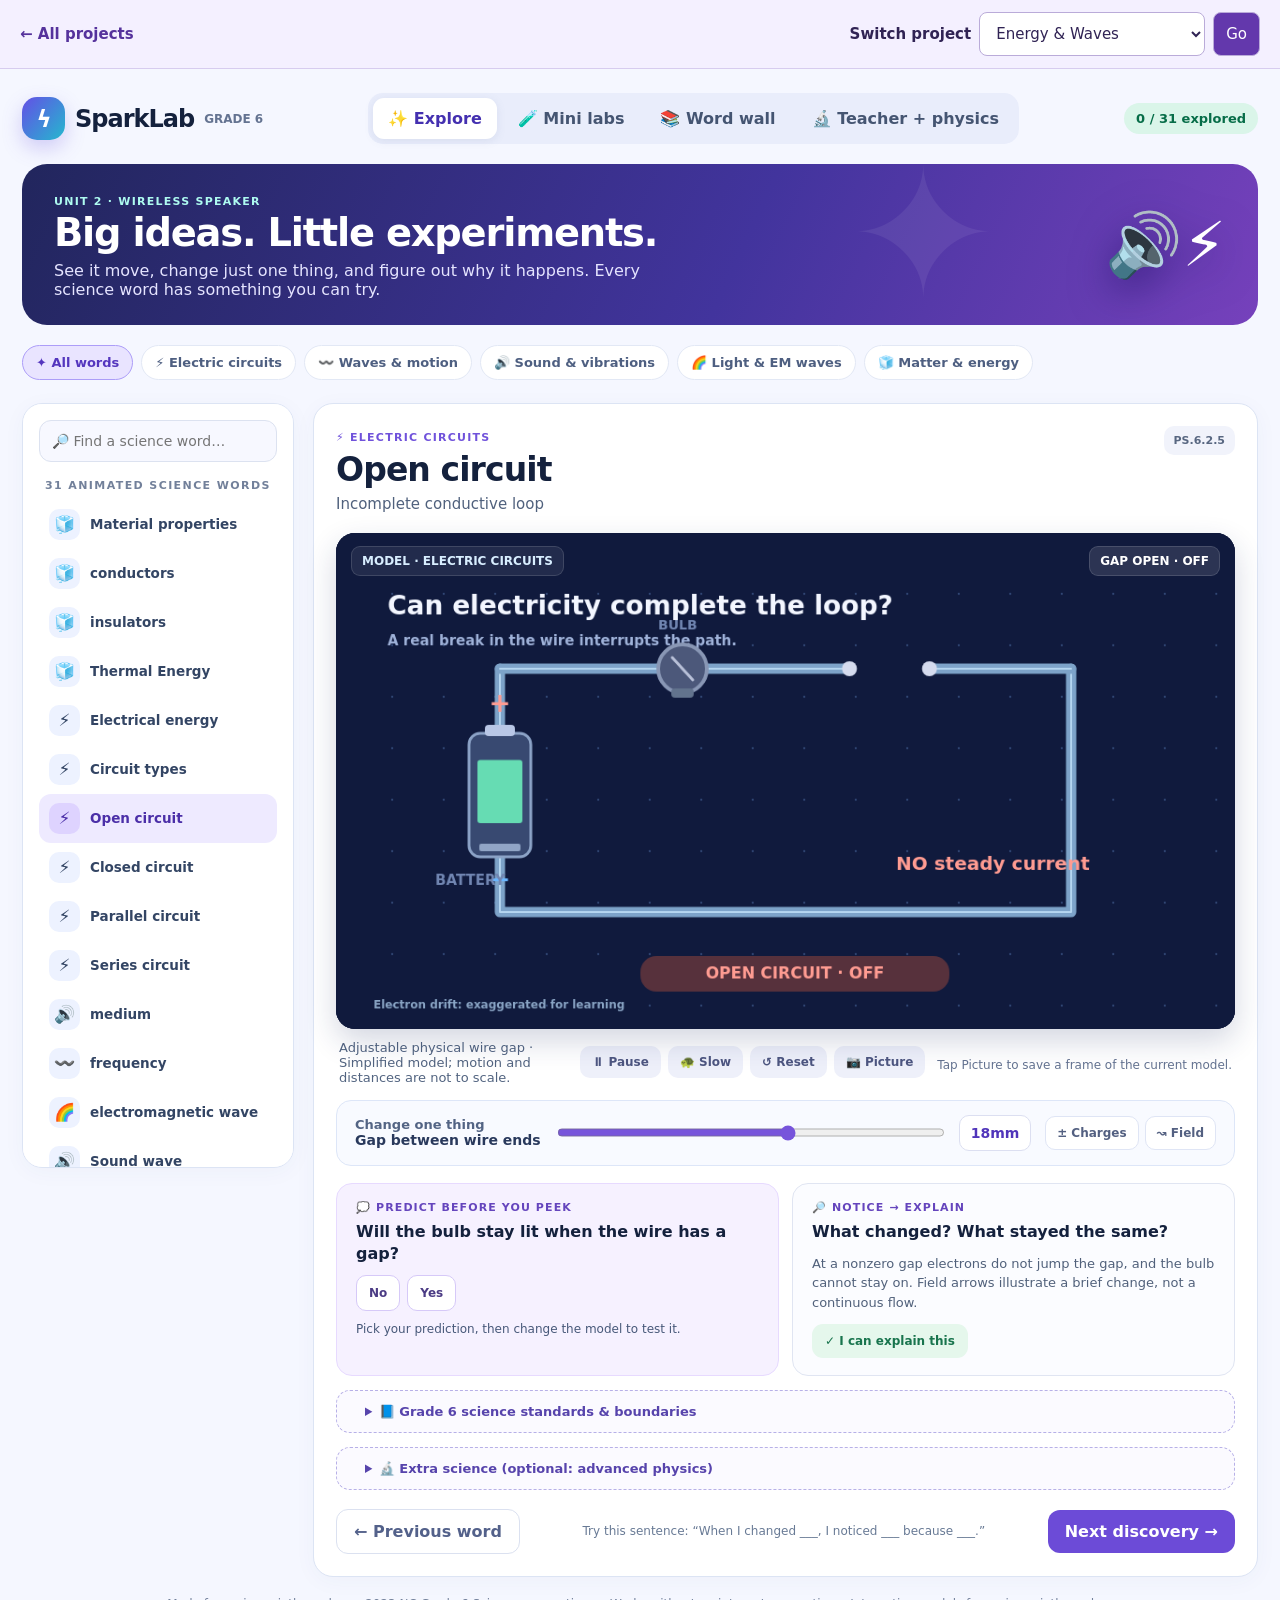
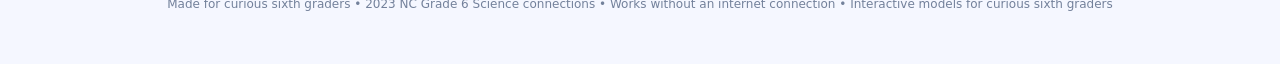
<file: index.html>
<!doctype html>
<html lang="en"><head><meta charset="utf-8"><meta name="viewport" content="width=device-width,initial-scale=1,viewport-fit=cover"><meta name="theme-color" content="#101a3d"><title>SparkLab • Wireless Speaker Science</title>
<style>
:root{--ink:#14213d;--muted:#52647f;--violet:#7052db;--purple:#9067f8;--blue:#287ac8;--cyan:#18b9bc;--paper:#f5f7ff;--line:#dce4f4;--white:#fff;--coral:#eb705f}*{box-sizing:border-box}body{margin:0;background:var(--paper);font-family:ui-rounded,"SF Pro Rounded",Inter,system-ui,-apple-system,"Segoe UI",sans-serif;color:var(--ink)}button,input,select{font:inherit}button{cursor:pointer}button:focus-visible,input:focus-visible,select:focus-visible,a:focus-visible{outline:3px solid #ffb649;outline-offset:2px}button:disabled{opacity:.45;cursor:not-allowed}.shell{max-width:1510px;margin:0 auto;padding:17px 22px 32px}.topbar{display:flex;align-items:center;justify-content:space-between;gap:18px;padding:7px 0 20px}.brand{display:flex;align-items:center;gap:10px;font-size:24px;font-weight:900;letter-spacing:-1px}.brandmark{display:grid;place-items:center;width:43px;height:43px;border-radius:15px;background:linear-gradient(130deg,#644fe6,#24b8ce);color:white;font-size:23px;box-shadow:0 8px 20px #6954dd44}.nav{display:flex;gap:6px;background:#e9edfb;padding:5px;border-radius:15px}.nav button{border:0;border-radius:11px;padding:11px 15px;color:#455572;background:transparent;font-weight:750}.nav button.active{background:white;color:#4430b0;box-shadow:0 2px 8px #7383aa25}.topright{display:flex;align-items:center;gap:13px;font-size:13px;color:var(--muted);font-weight:700}.progressdot{background:#daf5e9;color:#076d48;border-radius:30px;padding:8px 12px}.hero{background:linear-gradient(115deg,#22265e 1%,#42349d 58%,#7641bc);border-radius:25px;color:white;padding:26px 32px;margin:0 0 20px;display:flex;justify-content:space-between;gap:18px;align-items:center;overflow:hidden;position:relative}.hero:after{content:"✦";position:absolute;right:21%;top:-34px;color:#ffffff12;font-size:180px;pointer-events:none}.hero h1{font-size:clamp(27px,3vw,39px);margin:3px 0 7px;letter-spacing:-1.2px;line-height:1.09}.hero p{margin:0;color:#e5e4ff;font-size:16px;max-width:650px}.eyebrow{font-size:12px;text-transform:uppercase;letter-spacing:1.5px;font-weight:900;color:#b4fbef}.heroicon{font-size:62px;filter:drop-shadow(0 12px 20px #1309588a)}.labrow{display:flex;gap:8px;margin:8px 0 18px;overflow-x:auto;padding:0 0 5px}.labpill{flex-shrink:0;background:white;color:#4e5f81;border:1px solid #e2e8f5;border-radius:30px;padding:9px 13px;font-weight:750;font-size:13px}.labpill.active{background:#e9e4ff;border-color:#ac9df8;color:#5436be}.layout{display:grid;grid-template-columns:272px minmax(0,1fr);gap:19px}.sidebar,.view,.panel,.miniCard,.teacherCard{background:white;border:1px solid var(--line);border-radius:20px;box-shadow:0 4px 22px #2e437d0a}.sidebar{padding:16px;align-self:start;max-height:calc(100vh - 135px);overflow:auto;position:sticky;top:12px}.search{width:100%;border:1px solid #dce2f0;background:#f7f8ff;border-radius:12px;padding:12px;color:var(--ink);font-size:14px}.sidelabel{font-size:11px;text-transform:uppercase;letter-spacing:1.4px;font-weight:900;color:#72809a;margin:17px 6px 8px}.worditem{display:flex;align-items:center;gap:10px;border:0;background:transparent;width:100%;text-align:left;border-radius:12px;padding:9px 10px;color:#334564;font-size:13.5px;font-weight:720;min-height:41px}.worditem:hover{background:#f0efff}.worditem.active{background:#eeeaff;color:#4b2fa8}.worditem .wicon{display:grid;place-items:center;width:31px;height:31px;border-radius:10px;background:#edf2ff;font-size:17px;flex-shrink:0}.worditem.active .wicon{background:#ded3ff}.worditem .tick{margin-left:auto;color:#18895e}.view{padding:22px;min-width:0}.headingRow{display:flex;justify-content:space-between;align-items:start;gap:14px}.hint{display:inline-flex;align-items:center;gap:6px;text-transform:uppercase;letter-spacing:1.25px;color:var(--violet);font-size:11px;font-weight:900}.headingRow h2{font-size:clamp(24px,2.6vw,33px);margin:5px 0 5px;letter-spacing:-.9px}.definition{font-size:15px;color:#50617d;line-height:1.45;margin:0 0 17px}.standard{background:#f1f3fb;padding:8px 10px;border-radius:10px;font-size:11px;color:#586781;white-space:nowrap;font-weight:800}.canvasCard{background:#101a3d;border-radius:19px;overflow:hidden;position:relative;box-shadow:0 12px 30px #18296230}.sceneCanvas{display:block;width:100%;aspect-ratio:960/530;background:#101a3d}.stageOverlay{position:absolute;left:15px;top:13px;background:#ffffff14;color:#d8eeff;border:1px solid #ffffff22;font-size:12px;padding:7px 10px;border-radius:9px;font-weight:750;pointer-events:none}.stageStatus{position:absolute;right:15px;top:13px;background:#ffffff1e;color:#fff;padding:7px 10px;border:1px solid #ffffff22;border-radius:9px;font-size:12px;font-weight:750;max-width:48%;text-align:right}.underStage{display:flex;align-items:center;justify-content:space-between;gap:12px;padding:11px 3px 15px;flex-wrap:wrap}.stageCaption{font-size:13px;color:#526480;flex:1;min-width:180px}.stageButtons{display:flex;gap:7px}.tinyBtn{background:#eef0fa;color:#4d5680;border:0;border-radius:10px;padding:9px 12px;font-weight:800;font-size:12px}.tinyBtn.active{background:#e6dcff;color:#6242b8}.controls{display:flex;flex-wrap:wrap;align-items:center;gap:14px;border:1px solid #dde6f8;background:#f8faff;padding:14px 18px;border-radius:15px;margin-top:0}.controlCaption{font-size:13px;color:#536484;font-weight:750}.controlName{font-size:14px;font-weight:900;color:#29395c}.rangeZone{flex:1;min-width:180px;display:flex;gap:12px;align-items:center}.rangeZone input{accent-color:#7754db;width:100%;height:27px}.val{background:white;border:1px solid #dcdff1;color:#5035ba;min-width:72px;text-align:center;font-weight:900;font-size:14px;border-radius:10px;padding:9px 7px}.controlRight{display:flex;gap:6px}.controlRight button{border:1px solid #dfe5f5;background:white;border-radius:10px;padding:9px 11px;font-size:12px;color:#536081;font-weight:850}.mission{display:grid;grid-template-columns:1fr 1fr;gap:13px;margin-top:17px}.questionBox,.explainBox{border-radius:16px;padding:17px 19px;border:1px solid #e0e5f2;background:#fbfcff;min-width:0}.questionBox{background:#f6f1ff;border-color:#e7daff}.boxEyebrow{font-size:11px;text-transform:uppercase;letter-spacing:1.1px;font-weight:900;color:#6545bd}.questionBox h3,.explainBox h3{font-size:16px;line-height:1.35;margin:7px 0 11px}.choices{display:flex;flex-wrap:wrap;gap:7px}.choices button{background:white;border:1px solid #d6c9f8;border-radius:10px;padding:10px 12px;color:#4b3b84;font-size:12px;font-weight:750;text-align:left}.choices button.selected.good{background:#dcf8e6;border-color:#64b891;color:#176b48}.choices button.selected.bad{background:#ffeae9;border-color:#e6a6a3;color:#973c3e}.feedback{font-size:12px;line-height:1.5;color:#475879;margin-top:9px;min-height:15px}.explainBox p{margin:8px 0 12px;color:#51617b;font-size:13px;line-height:1.5}.mastered{background:#e5f7ec;color:#18744d;border:0;font-weight:850;border-radius:11px;padding:10px 13px;font-size:12px}.mastered.done{background:#22875c;color:white}.nextrow{display:flex;gap:10px;justify-content:space-between;align-items:center;margin-top:19px}.nextrow button{border:1px solid #dbe1f0;background:#fff;border-radius:12px;padding:12px 17px;font-weight:800;color:#53618a}.nextrow .next{border:0;background:#6c4bd7;color:white}.note{font-size:12px;color:#687a95;max-width:470px;line-height:1.4}.advPanel{margin-top:14px;padding:0 15px;border:1px dashed #b7b0e7;border-radius:14px;background:#fbfaff}.advPanel summary{cursor:pointer;padding:13px;font-size:13px;font-weight:850;color:#5744ac}.advPanel p{font-size:13px;line-height:1.6;color:#4e5c7c;overflow-wrap:anywhere}.gridCards{display:grid;grid-template-columns:repeat(3,minmax(0,1fr));gap:13px}.miniCard{padding:16px;cursor:pointer;min-height:126px;text-align:left;color:inherit}.miniCard:hover{border-color:#a293e3;transform:translateY(-1px)}.miniCard .emoji{font-size:27px}.miniCard strong{display:block;margin:7px 0 4px}.miniCard p{color:#62728d;font-size:12px;margin:0;line-height:1.4}.teacherCard{padding:22px;margin-bottom:15px}.teacherCard h3{margin:0 0 10px}.teacherCard p,.teacherCard li{line-height:1.65;color:#52627d;font-size:14px}.teachGrid{display:grid;grid-template-columns:repeat(2,minmax(0,1fr));gap:14px}.srOnly{position:absolute;width:1px;height:1px;padding:0;margin:-1px;overflow:hidden;clip:rect(0,0,0,0);white-space:nowrap;border:0}.mobileBrowse{display:none}.modegroup{display:flex;gap:6px;align-items:center}.modegroup button{border:1px solid #d8dded;padding:8px 12px;background:white;border-radius:11px;color:#536080;font-size:12px;font-weight:850}.modegroup button.active{background:#e7ddff;color:#6242bc;border-color:#b9a6ff}.footer{padding:18px;color:#73819b;font-size:12px;line-height:1.6;text-align:center}.reviewbtn{background:#6a4ad4;color:white;border:0;padding:12px 18px;border-radius:11px;font-weight:850}.tally{font-size:16px;font-weight:900;color:#553ab6}.answerText{padding:13px;background:#eff9f2;border-radius:10px;color:#225f48!important}.wordWallSection{padding-bottom:15px}.wordWallSection h3{margin:16px 0 11px}.wallgrid{display:grid;grid-template-columns:repeat(4,minmax(0,1fr));gap:11px}.wallbtn{text-align:left;min-height:100px;border:1px solid #e2e5f3;border-radius:15px;background:#f9faff;padding:14px}.wallbtn:hover{background:#efeaff}.wallbtn .emoji{font-size:21px;display:block}.wallbtn b{font-size:13px;display:block;margin-top:5px}.wallbtn small{color:#73809a;font-size:10px;display:block;margin-top:4px}.hidden{display:none!important}
@media(max-width:1180px){.layout{grid-template-columns:235px minmax(0,1fr)}.sidebar{padding:11px}.view{padding:17px}.mission{grid-template-columns:1fr}.gridCards{grid-template-columns:repeat(2,minmax(0,1fr))}}@media(max-width:800px){.shell{padding:12px}.topbar{flex-wrap:wrap;padding-bottom:13px}.brand{font-size:22px}.nav{order:3;width:100%;overflow-x:auto;justify-content:space-between}.nav button{font-size:12px;padding:10px}.topright{margin-left:auto}.hero{padding:20px;margin-bottom:14px}.heroicon{display:none}.hero h1{font-size:28px}.hero p{font-size:13px}.layout{display:block}.sidebar{display:none}.mobileBrowse{display:block;margin-bottom:12px}.mobileBrowse select{width:100%;padding:13px;border-radius:13px;border:1px solid #d9ddec;background:white;color:#354467;font-weight:700}.view{padding:14px}.standard{display:none}.headingRow h2{font-size:28px}.definition{font-size:14px}.stageOverlay{display:none}.stageStatus{font-size:10px;right:7px;top:7px;padding:5px 7px}.stageCaption{font-size:12px}.controls{padding:12px;gap:9px}.rangeZone{min-width:100%}.controlRight{margin-left:auto}.wallgrid{grid-template-columns:repeat(2,minmax(0,1fr))}.teachGrid{grid-template-columns:1fr}.note{display:none}}@media(max-width:450px){.topright{font-size:11px}.progressdot{padding:6px 8px}.hero h1{font-size:24px}.hero p{font-size:12px}.nav button{padding:9px}.worditem{font-size:12px}.underStage{padding-bottom:8px}.stageButtons{width:100%}.stageButtons .tinyBtn{flex:1;padding:9px 5px}.stageCaption{width:100%}.controlRight{flex-wrap:wrap;justify-content:end}.questionBox,.explainBox{padding:14px}.nextrow button{padding:10px}}@media(prefers-reduced-motion:reduce){.miniCard:hover{transform:none}}

/* SparkLab Mobile Fix: intentional portrait graphics, larger touch controls, no missing file dependencies */
.mobileScene{display:none;width:100%;height:auto;aspect-ratio:400/460;background:#101a3d}
#snapshotModal[hidden]{display:none!important}
#snapshotModal{position:fixed;inset:0;z-index:100;background:#0b113bd9;display:grid;place-items:center;padding:16px}
#snapshotModal .snapshotCard{background:white;width:min(100%,500px);max-height:95dvh;overflow:auto;border-radius:18px;padding:17px;text-align:center}
#snapshotModal img{display:block;width:100%;max-height:65dvh;object-fit:contain;border-radius:12px;background:#101a3d}
#snapshotModal button{margin:10px 0 0;width:100%;border:0;background:#6c4bd7;color:white;border-radius:12px;min-height:48px;font-weight:800}
#snapshotModal p{margin:8px 0;font-size:14px;color:#52647f}
#shareNotes{color:#647391;font-size:12px;line-height:1.5;margin:6px 0 0;text-align:center}
@media(max-width:800px){
.sceneCanvas{display:none}
.mobileScene{display:block}
.hero{padding:14px 16px;border-radius:18px}
.hero h1{font-size:22px;margin:3px 0}
.hero p{font-size:13px;line-height:1.38}
.labrow{margin:6px 0 10px}
.labpill{padding:8px 11px;font-size:12px}
.view{padding:12px}
.definition{font-size:16px}
.headingRow h2{font-size:25px}
.stageButtons{display:grid;grid-template-columns:repeat(4,minmax(0,1fr));gap:6px;width:100%}
.stageButtons .tinyBtn{font-size:12px;min-height:46px;padding:7px 2px}
.controls{gap:11px;padding:13px}
.controls .controlCaption{font-size:14px}
.controls .controlName{font-size:16px}
.rangeZone input{min-height:45px;touch-action:pan-x}
.rangeZone .val{font-size:16px;min-width:82px}
.controlRight button,.controlOptions button{min-height:44px;font-size:13px}.controlOptions{display:flex;gap:7px;flex-wrap:wrap}.controlOptions button{border:1px solid #ccd5e9;background:#fff;color:#425476;border-radius:11px;padding:8px 12px;font-weight:750}.controlOptions button.active{background:#e9e4ff;border-color:#9d8af0;color:#4b32b3}
.questionBox h3,.explainBox h3{font-size:17px}
.choices button,.mastered{min-height:44px;font-size:14px}
.nav button{min-height:44px}
.mobileBrowse select{font-size:16px;min-height:51px}
.nextrow button{min-height:46px}
.stageStatus{display:none}
.stageCaption{font-size:13px}
}
@media(max-width:390px){.shell{padding:9px}.brand{font-size:20px}.nav{gap:3px;padding:3px}.nav button{padding:9px 6px;font-size:11px}.hero p{font-size:12px}}
</style></head><body><div class="shell">
<header class="topbar"><div class="brand"><span class="brandmark">ϟ</span> SparkLab <span style="font-size:12px;color:#647391;font-weight:700;letter-spacing:0">GRADE 6</span></div><div class="nav" aria-label="Main navigation"><button data-page="explore" class="active">✨ Explore</button><button data-page="labs">🧪 Mini labs</button><button data-page="wall">📚 Word wall</button><button data-page="teacher">🔬 Teacher + physics</button></div><div class="topright"><span class="progressdot" id="progressText">0 / 31 explored</span></div></header>
<section class="hero"><div><div class="hint" style="color:#aefbf0">UNIT 2 · WIRELESS SPEAKER</div><h1>Big ideas. Little experiments.</h1><p>See it move, change just one thing, and figure out why it happens. Every science word has something you can try.</p></div><div class="heroicon" aria-hidden="true">🔊⚡</div></section>
<div id="labPills" class="labrow"></div>
<div class="layout"><aside class="sidebar" id="sidebar"><input class="search" id="search" placeholder="🔎 Find a science word…" aria-label="Find a science word"><div class="sidelabel">31 animated science words</div><div id="wordList"></div></aside>
<main class="view" id="main"><div class="mobileBrowse"><label class="srOnly" for="mobileTerms">Choose vocabulary word</label><select id="mobileTerms"></select></div><section id="explorePage"><div class="headingRow"><div><div class="hint" id="topic">🧪 Waves & motion</div><h2 id="termTitle">Frequency</h2></div><div class="standard" id="standard">PS.6.3.1</div></div><p class="definition" id="definition"></p><div class="canvasCard"><canvas id="scene" class="sceneCanvas" width="960" height="530" role="img" aria-label="Animated scientific model; explanatory caption and controls appear below"></canvas><canvas id="mobileScene" aria-label="Large mobile friendly interactive science model, described below" class="mobileScene" width="400" height="460" role="img"></canvas><div class="stageOverlay" id="sceneLabel">Interactive model</div><div class="stageStatus" id="stageStatus" aria-live="polite"></div></div><div class="underStage"><div class="stageCaption" id="stageCaption"></div><div class="stageButtons"><button class="tinyBtn" id="play" aria-pressed="false">⏸ Pause</button><button class="tinyBtn" id="slow" aria-pressed="false">🐢 Slow</button><button class="tinyBtn" id="reset">↺ Reset</button><button class="tinyBtn" id="downloadGif">📷 Picture</button></div><p id="shareNotes">Tap Picture to save a frame of the current model.</p></div><div class="controls"><div><div class="controlCaption">Change one thing</div><div class="controlName" id="controlLabel"></div></div><div class="rangeZone"><input type="range" id="range" min="0" max="100" step="1" value="45" aria-label="Change a model variable"><output class="val" id="valueDisplay">45%</output></div><div class="controlOptions hidden" id="controlOptions" role="group" aria-label="Choose a model option"></div><div class="controlRight"><button id="playPitch" class="hidden">🔊 Hear the pitch</button><button id="chargeToggle" class="hidden" aria-pressed="false">± Charges</button><button id="fieldToggle" class="hidden" aria-pressed="false">↝ Field</button></div></div>
<div class="mission"><section class="questionBox"><div class="boxEyebrow">💭 Predict before you peek</div><h3 id="question"></h3><div class="choices"><button id="choice0"></button><button id="choice1"></button></div><div class="feedback" id="feedback" aria-live="polite">Pick your prediction, then change the model to test it.</div></section><section class="explainBox"><div class="boxEyebrow">🔎 Notice → Explain</div><h3>What changed? What stayed the same?</h3><p id="explainText"></p><button class="mastered" id="mastered">✓ I can explain this</button></section></div>
<details class="advPanel" id="scopeDetails"><summary>📘 Grade 6 science standards & boundaries</summary><p id="scopeText"></p></details><details class="advPanel" id="advDetails"><summary>🔬 Extra science (optional: advanced physics)</summary><p id="advancedText"></p><p><b>Science-model reminder:</b> animations are simplified and not to scale. Formulas and advanced explanations are not required for Grade 6.</p></details><div class="nextrow"><button id="prev">← Previous word</button><span class="note">Try this sentence: “When I changed ___, I noticed ___ because ___.”</span><button class="next" id="next">Next discovery →</button></div></section>
<section id="labsPage" class="hidden"><div class="hint">TEST IT YOURSELF</div><h2>Choose a mini lab</h2><p class="definition">You don’t need to memorize a definition first. Make a prediction, move a slider, and see what the model does.</p><div class="gridCards" id="labsGrid"></div></section>
<section id="wallPage" class="hidden"><div class="hint">YOUR SCIENCE DICTIONARY</div><h2>Word wall · 31 interactive models</h2><p class="definition">Tap a word to open its interactive model. A ✓ means you said you could explain it.</p><div id="wallGrid"></div></section>
<section id="teacherPage" class="hidden"><div class="hint">EXTENSIONS & STANDARDS</div><h2>Teacher tools & advanced physics</h2><p class="definition">Sixth-grade content comes first. The deeper math and field models are optional and visibly separated.</p><div class="teacherCard"><h3>Choose the explanation layer</h3><p><b>Student-first:</b> short definitions, observable changes, reasoning prompts, and a speaker connection. <b>Advanced:</b> teacher notes introducing vector calculus, electromagnetic fields, and geometric interpretations without treating them as sixth-grade requirements.</p><div class="modegroup"><button id="modeStudent" class="active">Student-first</button><button id="modeAdvanced">Show advanced overlays</button></div></div><div class="teachGrid"><div class="teacherCard"><h3>How to use in class</h3><ol><li>Ask students to predict before manipulating the model.</li><li>Have them change just one variable.</li><li>Pause the animation so students can describe what did and did not change.</li><li>Connect the explanation to the wireless speaker.</li><li>Have students explain orally, in writing, or with a labeled drawing.</li></ol></div><div class="teacherCard"><h3>Scientific guardrails</h3><ul><li>Small beads stand for <em>exaggerated</em> drift, not physical electron speeds.</li><li>Electrons never leap across the open gap; the capacitor-like extension only shows transient field changes and charge redistribution.</li><li>Sound needs a medium, while electromagnetic waves can travel in vacuum.</li><li>Particles vibrate locally; they do not ride with a traveling wave.</li><li>Water surface motion can have both vertical and horizontal components.</li></ul></div><div class="teacherCard"><h3>NCDPI boundaries</h3><p>Thermal energy transfer topics PS.6.2.1–2.2 do not require thermal-energy calculations; PS.6.2.3 does not require specific insulation-value calculations. PS.6.3.1 does not require calculating wave speed, frequency, or wavelength.</p><p>Other scope suggestions in this app are <b>instructional choices</b>, not verbatim boundary statements.</p></div><div class="teacherCard"><h3>Accessibility & privacy</h3><p>Mobile and keyboard operation, text explanations, high-contrast diagrams, manual pause, and reduced-motion support. Progress is stored only in this browser via localStorage (where permitted). No login, server, analytics, or third-party resources.</p><button class="tinyBtn" id="clearProgress">Reset progress on this device</button><p style="font-size:11px">All diagrams are idealized educational models, not laboratory measurements.</p></div></div></section></main></div><footer class="footer">Made for curious sixth graders • 2023 NC Grade 6 Science connections • Works without an internet connection • Interactive models for curious sixth graders</footer></div>
<div id="snapshotModal" hidden role="dialog" aria-modal="true" aria-label="Save a model image"><div class="snapshotCard"><strong>Save this science model</strong><p>On an iPhone, touch and hold the picture, then choose Save to Photos.</p><img id="snapshotImage" alt="Captured frame from the current science model"><button id="closeSnapshot">Close</button></div></div><script>
'use strict';
const WORDS=[{"term":"Material properties","standard_alignment":"PS.6.1.3","student_definition":"A material property is a feature we can observe or measure to describe and compare a material.","animation_example":"Select copper or rubber and watch how freely moving charges behave.","id":0,"scene":"matter","group":"Matter & energy","label":"Compare materials","min":0,"max":1,"default":0,"unit":"","question":"Which material lets charges move more freely?","choices":["Copper","Rubber"],"correct":0,"why":"Copper has mobile charges that can move through it; rubber holds its charges more tightly.","note":"A property is a material feature we can use to identify or compare it. In this model, copper conducts electricity and rubber insulates.","lab":"matter","advanced":["Materials","Matter properties emerge from microscopic structure and interactions. Material choice affects electrical conductivity, heat transport, and optical response."],"scope":"No explicit calculation boundary listed for this standard; this activity uses a qualitative teaching model.","slug":"material-properties","options":["Copper","Rubber"]},{"term":"conductors","standard_alignment":"PS.6.2.4","student_definition":"Materials that transfer thermal or electrical energy relatively easily","animation_example":"Copper wire","id":1,"scene":"conduct","group":"Matter & energy","label":"Choose a material","min":0,"max":1,"default":0,"unit":"","question":"Which sample transfers energy more easily?","choices":["Copper","Rubber"],"correct":0,"why":"In this model copper transfers electrical energy more easily than rubber.","note":"In this model copper transfers electrical energy more easily than rubber.","lab":"matter","advanced":["Constitutive laws","In an ohmic material J=σE is an approximation; conductivity σ characterizes response. Microscopic transport and surface charges together determine macroscopic current."],"scope":"No explicit calculation boundary listed for this standard; this activity uses a qualitative teaching model.","slug":"conductors","options":["Copper","Rubber"]},{"term":"insulators","standard_alignment":"PS.6.2.3; PS.6.2.4","student_definition":"Thermal insulators slow heat moving from a warmer place to a cooler place; they do not stop heat completely.","animation_example":"Choose thin, medium, or thick insulation and compare heat crossing.","id":2,"scene":"insulate","group":"Matter & energy","label":"Insulation thickness","min":0,"max":2,"default":1,"unit":"","question":"What happens to heat transfer when insulation gets thicker?","choices":["It slows down","It speeds up"],"correct":0,"why":"Thicker insulation slows heat transfer, but some heat can still pass through.","note":"Heat moves from the warmer side toward the cooler side. More insulation slows that transfer; it does not block it completely.","lab":"matter","advanced":["Thermal transport","Fourier’s law q = −k∇T describes conductive heat flow in a continuum approximation; thicker insulation generally raises thermal resistance."],"scope":"NCDPI explicit boundary: specific insulation-value calculations are not required.","slug":"insulators","options":["Thin","Medium","Thick"]},{"term":"Thermal Energy","standard_alignment":"PS.6.1.2; PS.6.2.1","student_definition":"Energy associated with particle motion and interactions","animation_example":"Warm speaker casing","id":3,"scene":"thermal","group":"Matter & energy","label":"Temperature change","min":0,"max":100,"default":45,"unit":"%","question":"When particles move faster, what usually increases?","choices":["Thermal energy","Mass"],"correct":0,"why":"In this simplified same-sample model, faster particle motion goes with higher thermal energy.","note":"In this simplified same-sample model, faster particle motion goes with higher thermal energy.","lab":"matter","advanced":["Statistical physics","Thermal energy includes microscopic kinetic and potential contributions. Temperature relates to thermodynamic state; merely counting particle speed is an intentionally simplified illustration."],"scope":"NCDPI explicit boundary: thermal-energy calculations are not required.","slug":"thermal-energy"},{"term":"Electrical energy","standard_alignment":"PS.6.2.5","student_definition":"Energy transferred through an electric circuit","animation_example":"Battery powering speaker","id":4,"scene":"electrical","group":"Electric circuits","label":"Power","min":0,"max":100,"default":65,"unit":"%","question":"Does the battery supply new electrons to the wire?","choices":["No, it transfers energy","Yes, it makes electrons"],"correct":0,"why":"Charges already exist in the conducting circuit; a battery maintains the conditions for energy transfer.","note":"Charges already exist in the conducting circuit; a battery maintains the conditions for energy transfer.","lab":"circuit","advanced":["Energy conservation","Power transport involves electromagnetic fields around conductors; the Poynting vector S=(E×B)/μ₀ describes local energy flux."],"scope":"No explicit calculation boundary listed for this standard; this activity uses a qualitative teaching model.","slug":"electrical-energy"},{"term":"Circuit types","standard_alignment":"PS.6.2.5","student_definition":"Choose an open or closed circuit and see whether the electric path is complete.","animation_example":"Switch between an open gap and a connected wire path.","id":5,"scene":"circuit","group":"Electric circuits","label":"Circuit path","min":0,"max":1,"default":0,"unit":"","question":"Which circuit has a complete path for current?","choices":["Closed circuit","Open circuit"],"correct":0,"why":"A closed circuit makes a complete path; an open circuit has a gap.","note":"Open means there is a gap, so the bulb is off. Closed means the path is complete, so the bulb can light.","lab":"circuit","advanced":["Continuity and field","Charge conservation: ∂ρ/∂t + ∇·J = 0. Maxwell–Ampère: ∇×B = μ₀J + μ₀ε₀∂E/∂t. At an open DC gap, conduction current is zero; a short switching transient can redistribute surface charge and change the gap electric field. No electron beam crosses the gap in this model."],"scope":"No explicit calculation boundary listed for this standard; this activity uses a qualitative teaching model.","slug":"circuit-types","options":["Open circuit","Closed circuit"]},{"term":"Open circuit","standard_alignment":"PS.6.2.5","student_definition":"Incomplete conductive loop","animation_example":"Adjustable physical wire gap","id":6,"scene":"circuit","group":"Electric circuits","label":"Gap between wire ends","min":0,"max":30,"default":18,"unit":"mm","question":"Will the bulb stay lit when the wire has a gap?","choices":["No","Yes"],"correct":0,"why":"A gap interrupts the DC conduction path. A brief redistribution may occur, but not a steady current.","note":"At a nonzero gap electrons do not jump the gap, and the bulb cannot stay on. Field arrows illustrate a brief change, not a continuous flow.","lab":"circuit","advanced":["Continuity and field","Charge conservation: ∂ρ/∂t + ∇·J = 0. Maxwell–Ampère: ∇×B = μ₀J + μ₀ε₀∂E/∂t. At an open DC gap, conduction current is zero; a short switching transient can redistribute surface charge and change the gap electric field. No electron beam crosses the gap in this model."],"scope":"No explicit calculation boundary listed for this standard; this activity uses a qualitative teaching model.","slug":"open-circuit"},{"term":"Closed circuit","standard_alignment":"PS.6.2.5","student_definition":"Complete conductive loop","animation_example":"Connected wire powers bulb","id":7,"scene":"circuit","group":"Electric circuits","label":"Gap between wire ends","min":0,"max":30,"default":0,"unit":"mm","question":"What happens when the gap reaches 0?","choices":["The bulb turns on","The battery disappears"],"correct":0,"why":"The complete conducting loop can carry a steady current.","note":"Electrons already in a metal wire drift slowly; the animation makes motion visible but is not to physical speed.","lab":"circuit","advanced":["Continuity and field","Charge conservation: ∂ρ/∂t + ∇·J = 0. Maxwell–Ampère: ∇×B = μ₀J + μ₀ε₀∂E/∂t. At an open DC gap, conduction current is zero; a short switching transient can redistribute surface charge and change the gap electric field. No electron beam crosses the gap in this model."],"scope":"No explicit calculation boundary listed for this standard; this activity uses a qualitative teaching model.","slug":"closed-circuit"},{"term":"Parallel circuit","standard_alignment":"PS.6.2.5","student_definition":"Circuit with multiple branches","animation_example":"Independent lamps","id":8,"scene":"parallel","group":"Electric circuits","label":"Branch B disconnected?","min":0,"max":1,"default":0,"unit":"","question":"If branch B opens, can branch A remain lit?","choices":["Yes","No"],"correct":0,"why":"Each intact parallel branch has its own path between shared junctions.","note":"Each intact parallel branch has its own path between shared junctions.","lab":"circuit","advanced":["Network topology","Parallel branches connect the same two nodes. The total current splits among conducting branches. Opening a single branch need not interrupt others."],"scope":"No explicit calculation boundary listed for this standard; this activity uses a qualitative teaching model.","slug":"parallel-circuit"},{"term":"Series circuit","standard_alignment":"PS.6.2.5","student_definition":"Circuit with one path","animation_example":"Two lamps in one loop","id":9,"scene":"series","group":"Electric circuits","label":"One bulb disconnected?","min":0,"max":1,"default":0,"unit":"","question":"If one part of a series loop breaks, what happens?","choices":["Both bulbs go off","The other bulb stays on"],"correct":0,"why":"There is only one complete path in this idealized series model.","note":"There is only one complete path in this idealized series model.","lab":"circuit","advanced":["Network topology","One series branch means every load shares a path. Kirchhoff loop and junction laws follow from approximations to Maxwell’s equations under quasistatic assumptions."],"scope":"No explicit calculation boundary listed for this standard; this activity uses a qualitative teaching model.","slug":"series-circuit"},{"term":"medium","standard_alignment":"PS.6.3.3","student_definition":"Matter through which a mechanical wave propagates","animation_example":"Air carrying sound","id":10,"scene":"medium","group":"Sound & vibrations","label":"Air, water or vacuum","min":0,"max":2,"default":0,"unit":"","question":"Can sound travel through an empty vacuum?","choices":["No","Yes"],"correct":0,"why":"Sound is a mechanical wave; it requires matter to pass through.","note":"Sound needs matter; EM waves such as radio do not.","lab":"sound","advanced":["Acoustics","Sound speed depends on material properties. No ordinary mechanical acoustic mode propagates in a vacuum."],"scope":"Instructional scope (not a verbatim NCDPI boundary): focus on sound and vibrations, not ear anatomy.","slug":"medium"},{"term":"frequency","standard_alignment":"PS.6.3.1; PS.6.3.3","student_definition":"Cycles per second","animation_example":"High versus low pitch","id":11,"scene":"wave","group":"Waves & motion","label":"Frequency","min":1,"max":7,"default":3,"unit":" Hz","question":"A higher frequency means which change?","choices":["More cycles each second","Bigger peaks"],"correct":0,"why":"Frequency counts cycles per second, not wave height.","note":"Frequency = number of cycles each second. Higher frequency does not automatically mean a taller wave.","lab":"wave","advanced":["Wave geometry","A model scalar displacement satisfies ∂²u/∂t² = v²∇²u. Phase surfaces and propagation direction are distinct from material-particle displacement. In curved geometry, propagation is described with a wave operator □g acting on the field."],"scope":"NCDPI explicit boundary: calculations of wave speed, frequency and wavelength are not required.","slug":"frequency"},{"term":"electromagnetic wave","standard_alignment":"PS.6.3.2","student_definition":"Wave able to travel through vacuum","animation_example":"Bluetooth radio signal","id":12,"scene":"em","group":"Light & EM waves","label":"Signal frequency","min":1,"max":7,"default":3,"unit":"model","question":"Can radio signals travel through empty space?","choices":["Yes","No"],"correct":0,"why":"Electromagnetic waves do not need a material medium.","note":"Electromagnetic waves do not need a material medium.","lab":"light","advanced":["Differential forms","Electromagnetic field 2-form F=dA obeys dF=0 and d★F=μ₀J. The Hodge-star ★ depends on the spacetime metric. Vacuum waves can propagate without a material medium, unlike mechanical waves."],"scope":"Instructional scope (not a verbatim NCDPI boundary): focus on electromagnetic waves and light, not eye anatomy.","slug":"electromagnetic-wave"},{"term":"Sound wave","standard_alignment":"PS.6.3.3","student_definition":"Mechanical disturbance created by vibration","animation_example":"Speaker diaphragm","id":13,"scene":"sound","group":"Sound & vibrations","label":"Sound amplitude","min":10,"max":100,"default":55,"unit":"%","question":"What must move to begin a sound wave?","choices":["A vibrating source","An empty vacuum"],"correct":0,"why":"A vibrating speaker surface disturbs nearby air, producing a sound wave.","note":"A vibrating speaker surface disturbs nearby air, producing a sound wave.","lab":"sound","advanced":["Acoustic field","Small-amplitude pressure fluctuations approximately satisfy ∂²p/∂t² = c²∇²p. Pressure and velocity fields have phase relationships. Pitch depends mainly on frequency; loudness perception is more complicated than amplitude alone."],"scope":"Instructional scope (not a verbatim NCDPI boundary): focus on sound and vibrations, not ear anatomy.","slug":"sound-wave"},{"term":"Battery/cell","standard_alignment":"PS.6.2.5","student_definition":"Electrochemical energy source","animation_example":"Rechargeable speaker battery","id":14,"scene":"battery","group":"Electric circuits","label":"Battery energy left","min":0,"max":100,"default":80,"unit":"%","question":"What energy change happens in a working battery?","choices":["Chemical to electrical","Sound to nuclear"],"correct":0,"why":"A battery converts stored chemical energy to energy transferred electrically.","note":"A battery converts stored chemical energy to energy transferred electrically.","lab":"circuit","advanced":["Electrochemistry","Cell electrochemical potential maintains an electromotive force through redox chemistry. Charge is conserved: the cell supplies energy, not an infinite store of electrons."],"scope":"No explicit calculation boundary listed for this standard; this activity uses a qualitative teaching model.","slug":"battery-cell"},{"term":"transverse","standard_alignment":"PS.6.3.1","student_definition":"Disturbance perpendicular to travel","animation_example":"Moving rope","id":15,"scene":"wave","group":"Waves & motion","label":"Wave height","min":10,"max":100,"default":55,"unit":"%","question":"How does the rope move compared with the wave travel?","choices":["Up and down","With the wave to the right"],"correct":0,"why":"The rope moves perpendicular to the direction the wave propagates.","note":"The rope moves perpendicular to the direction the wave propagates.","lab":"wave","advanced":["Wave geometry","A model scalar displacement satisfies ∂²u/∂t² = v²∇²u. Phase surfaces and propagation direction are distinct from material-particle displacement. In curved geometry, propagation is described with a wave operator □g acting on the field."],"scope":"NCDPI explicit boundary: calculations of wave speed, frequency and wavelength are not required.","slug":"transverse"},{"term":"longitudinal","standard_alignment":"PS.6.3.1","student_definition":"Disturbance parallel to travel","animation_example":"Air compression wave","id":16,"scene":"longitudinal","group":"Waves & motion","label":"Compression strength","min":10,"max":100,"default":55,"unit":"%","question":"How does the material move in a longitudinal wave?","choices":["Back and forth","Only up and down"],"correct":0,"why":"Local motion is parallel to the direction the wave travels.","note":"Local motion is parallel to the direction the wave travels.","lab":"wave","advanced":["Continuum mechanics","Compressional waves carry perturbations of pressure and density. Linear acoustics relates them through conservation of mass and momentum. The medium oscillates around equilibrium; its particles do not travel along with the wavefront."],"scope":"NCDPI explicit boundary: calculations of wave speed, frequency and wavelength are not required.","slug":"longitudinal"},{"term":"amplitude","standard_alignment":"PS.6.3.1","student_definition":"Maximum disturbance from equilibrium","animation_example":"Louder sound","id":17,"scene":"wave","group":"Waves & motion","label":"Amplitude","min":10,"max":100,"default":55,"unit":"%","question":"Which slider would change peak height?","choices":["Amplitude","Wavelength"],"correct":0,"why":"Amplitude measures maximum displacement from the middle.","note":"Amplitude measures maximum displacement from the middle.","lab":"wave","advanced":["Wave geometry","A model scalar displacement satisfies ∂²u/∂t² = v²∇²u. Phase surfaces and propagation direction are distinct from material-particle displacement. In curved geometry, propagation is described with a wave operator □g acting on the field."],"scope":"NCDPI explicit boundary: calculations of wave speed, frequency and wavelength are not required.","slug":"amplitude"},{"term":"wavelength","standard_alignment":"PS.6.3.1","student_definition":"Spacing between equivalent wave points","animation_example":"Crest-to-crest","id":18,"scene":"wave","group":"Waves & motion","label":"Wavelength","min":1,"max":7,"default":4,"unit":"model","question":"Wavelength is the distance between which points?","choices":["Two nearby crests","Any two points"],"correct":0,"why":"Compare corresponding points on neighboring cycles, such as crest to crest.","note":"Crest-to-crest spacing, not the full height of the wave.","lab":"wave","advanced":["Wave geometry","A model scalar displacement satisfies ∂²u/∂t² = v²∇²u. Phase surfaces and propagation direction are distinct from material-particle displacement. In curved geometry, propagation is described with a wave operator □g acting on the field."],"scope":"NCDPI explicit boundary: calculations of wave speed, frequency and wavelength are not required.","slug":"wavelength"},{"term":"trough","standard_alignment":"PS.6.3.1","student_definition":"Low point of transverse displacement","animation_example":"Rope wave trough","id":19,"scene":"wave","group":"Waves & motion","label":"Wave height","min":10,"max":100,"default":60,"unit":"%","question":"Which part is the trough?","choices":["Lowest point","Highest point"],"correct":0,"why":"The trough is the lowest displacement relative to the rest position.","note":"The trough is the lowest displacement relative to the rest position.","lab":"wave","advanced":["Wave geometry","A model scalar displacement satisfies ∂²u/∂t² = v²∇²u. Phase surfaces and propagation direction are distinct from material-particle displacement. In curved geometry, propagation is described with a wave operator □g acting on the field."],"scope":"NCDPI explicit boundary: calculations of wave speed, frequency and wavelength are not required.","slug":"trough"},{"term":"crest","standard_alignment":"PS.6.3.1","student_definition":"High point of transverse displacement","animation_example":"Rope wave crest","id":20,"scene":"wave","group":"Waves & motion","label":"Wave height","min":10,"max":100,"default":60,"unit":"%","question":"Which part is the crest?","choices":["Highest point","Lowest point"],"correct":0,"why":"The crest is the highest displacement relative to the rest position.","note":"The crest is the highest displacement relative to the rest position.","lab":"wave","advanced":["Wave geometry","A model scalar displacement satisfies ∂²u/∂t² = v²∇²u. Phase surfaces and propagation direction are distinct from material-particle displacement. In curved geometry, propagation is described with a wave operator □g acting on the field."],"scope":"NCDPI explicit boundary: calculations of wave speed, frequency and wavelength are not required.","slug":"crest"},{"term":"compression","standard_alignment":"PS.6.3.1","student_definition":"Crowded region in longitudinal wave","animation_example":"High-pressure air region","id":21,"scene":"longitudinal","group":"Waves & motion","label":"Compression strength","min":10,"max":100,"default":72,"unit":"%","question":"What do particles look like at a compression?","choices":["Closer together","Farther apart"],"correct":0,"why":"A compression is a crowded region within a longitudinal wave.","note":"A compression is a crowded region within a longitudinal wave.","lab":"wave","advanced":["Continuum mechanics","Compressional waves carry perturbations of pressure and density. Linear acoustics relates them through conservation of mass and momentum. The medium oscillates around equilibrium; its particles do not travel along with the wavefront."],"scope":"NCDPI explicit boundary: calculations of wave speed, frequency and wavelength are not required.","slug":"compression"},{"term":"rarefaction","standard_alignment":"PS.6.3.1","student_definition":"Spread-out region in longitudinal wave","animation_example":"Low-pressure air region","id":22,"scene":"longitudinal","group":"Waves & motion","label":"Compression strength","min":10,"max":100,"default":72,"unit":"%","question":"What do particles look like at a rarefaction?","choices":["Spread farther apart","Permanently motionless"],"correct":0,"why":"A rarefaction is a low-density, spread-out region.","note":"A rarefaction is a low-density, spread-out region.","lab":"wave","advanced":["Continuum mechanics","Compressional waves carry perturbations of pressure and density. Linear acoustics relates them through conservation of mass and momentum. The medium oscillates around equilibrium; its particles do not travel along with the wavefront."],"scope":"NCDPI explicit boundary: calculations of wave speed, frequency and wavelength are not required.","slug":"rarefaction"},{"term":"Electromagnetic Spectrum","standard_alignment":"PS.6.3.2","student_definition":"Range of electromagnetic waves","animation_example":"Radio through gamma","id":23,"scene":"spectrum","group":"Light & EM waves","label":"Spectrum region","min":0,"max":6,"default":2,"unit":"","question":"Which is part of the electromagnetic spectrum?","choices":["Radio waves","Sound waves"],"correct":0,"why":"Radio waves, visible light, X-rays, and more are all electromagnetic waves.","note":"Radio, microwave, infrared, visible, ultraviolet, X-ray and gamma are all EM waves.","lab":"light","advanced":["Electromagnetic radiation","All regions of the EM spectrum describe the same electromagnetic field at different frequencies or wavelengths. In vacuum c=λf. Frequency and wavelength calculations are an extension beyond PS.6.3.1."],"scope":"Instructional scope (not a verbatim NCDPI boundary): focus on electromagnetic waves and light, not eye anatomy.","slug":"electromagnetic-spectrum","options":["Radio","Microwave","Infrared","Visible","Ultraviolet","X-ray","Gamma"]},{"term":"Visible light","standard_alignment":"PS.6.3.2","student_definition":"Electromagnetic waves humans can see","animation_example":"Colored LED","id":24,"scene":"light","group":"Light & EM waves","label":"Color","min":0,"max":6,"default":2,"unit":"","question":"Why can you see light from a glowing LED?","choices":["Visible light reaches your eyes","Sound enters your eyes"],"correct":0,"why":"Visible light is the portion of EM radiation that human eyes detect.","note":"Visible light is the portion of EM radiation that human eyes detect.","lab":"light","advanced":["Optics & geometry","In geometric optics, wavefront normals trace rays. In general relativity idealized light rays follow null geodesics. Light intensity, phase, and wavelength should not be confused."],"scope":"Instructional scope (not a verbatim NCDPI boundary): focus on electromagnetic waves and light, not eye anatomy.","slug":"visible-light","options":["Red","Orange","Yellow","Green","Blue","Indigo","Violet"]},{"term":"refraction","standard_alignment":"PS.6.3.2 supporting examples","student_definition":"Wave changes direction across media","animation_example":"Straw in water","id":25,"scene":"refraction","group":"Light & EM waves","label":"Change in medium","min":0,"max":100,"default":58,"unit":"%","question":"What can happen to light crossing into another medium?","choices":["It can bend","It becomes a sound wave"],"correct":0,"why":"A change of speed across a boundary can change a ray’s direction.","note":"Light can change speed and direction at a new medium; it is still light.","lab":"light","advanced":["Refraction","Tangential wave-vector continuity at a flat interface yields Snell’s law n₁ sin θ₁ = n₂ sin θ₂. In varying media the ray path bends continuously."],"scope":"Instructional scope (not a verbatim NCDPI boundary): focus on electromagnetic waves and light, not eye anatomy.","slug":"refraction"},{"term":"absorption","standard_alignment":"PS.6.3.4","student_definition":"Material takes in wave energy","animation_example":"Dark material absorbs light","id":26,"scene":"absorb","group":"Light & EM waves","label":"Material absorption","min":0,"max":100,"default":70,"unit":"%","question":"Where does absorbed light energy go?","choices":["Into the material","Out of existence"],"correct":0,"why":"Absorbed energy transfers to the material, often increasing internal energy.","note":"Energy transfers into the material; it does not vanish.","lab":"light","advanced":["Energy transport","Poynting’s theorem: ∂u/∂t + ∇·S = −J·E. Absorption transfers field energy to matter; energy is conserved."],"scope":"No explicit calculation boundary listed for this standard; this activity uses a qualitative teaching model.","slug":"absorption"},{"term":"vibration","standard_alignment":"PS.6.3.3","student_definition":"Repeated motion about equilibrium","animation_example":"Speaker cone","id":27,"scene":"vibration","group":"Sound & vibrations","label":"Vibration rate","min":1,"max":7,"default":3,"unit":"model","question":"What motion makes the speaker produce sound?","choices":["Back and forth","Only one push"],"correct":0,"why":"A repeating back-and-forth motion disturbs the nearby air.","note":"A repeating back-and-forth motion disturbs the nearby air.","lab":"sound","advanced":["Oscillators","Near equilibrium the motion can be approximated by mẍ + bẋ + kx = F(t); amplitude and frequency can be varied separately."],"scope":"Instructional scope (not a verbatim NCDPI boundary): focus on sound and vibrations, not ear anatomy.","slug":"vibration"},{"term":"Pitch","standard_alignment":"PS.6.3.3","student_definition":"Pitch describes how high or low a sound seems. Faster vibration makes a higher pitch.","animation_example":"Choose a tone frequency, then tap Hear the pitch to listen.","id":28,"scene":"sound","group":"Sound & vibrations","label":"Pitch frequency","min":220,"max":880,"default":440,"unit":" Hz","question":"Which sound generally has the higher pitch?","choices":["Higher frequency","Larger amplitude"],"correct":0,"why":"Higher sound frequency generally gives higher perceived pitch.","note":"The Hz number matches the tone played when you tap “Hear the pitch.”","lab":"sound","advanced":["Acoustic field","Small-amplitude pressure fluctuations approximately satisfy ∂²p/∂t² = c²∇²p. Pressure and velocity fields have phase relationships. Pitch depends mainly on frequency; loudness perception is more complicated than amplitude alone."],"scope":"Instructional scope (not a verbatim NCDPI boundary): focus on sound and vibrations, not ear anatomy.","slug":"pitch","step":110},{"term":"Reflection & transmission","standard_alignment":"PS.6.3.4","student_definition":"Light can bounce off a surface or pass through a material.","animation_example":"Switch between a reflected beam and a transmitted beam.","id":29,"scene":"optics","group":"Light & EM waves","label":"Light interaction","min":0,"max":1,"default":0,"unit":"","question":"What happens when light reaches a material?","choices":["It can reflect or pass through","It always disappears"],"correct":0,"why":"Depending on the material and surface, light can bounce back or pass through.","note":"Reflected light bounces away from a surface. Transmitted light passes through a material.","lab":"light","advanced":["Boundary conditions","Matching electromagnetic boundary conditions gives reflected and transmitted fields. For an ideal planar reflector, the incident and reflected angles are equal."],"scope":"No explicit calculation boundary listed for this standard; this activity uses a qualitative teaching model.","slug":"reflection-transmission","options":["Reflection","Transmission"]},{"term":"Types of Waves","standard_alignment":"PS.6.3.1; PS.6.3.4","student_definition":"Examples and classifications of waves","animation_example":"Compare waves","id":30,"scene":"types","group":"Waves & motion","label":"Wave type","min":0,"max":5,"default":0,"unit":"","question":"Which type does not require matter?","choices":["Electromagnetic","Sound"],"correct":0,"why":"Electromagnetic waves can travel through empty space.","note":"Electromagnetic waves can travel through empty space.","lab":"wave","advanced":["Wave geometry","A model scalar displacement satisfies ∂²u/∂t² = v²∇²u. Phase surfaces and propagation direction are distinct from material-particle displacement. In curved geometry, propagation is described with a wave operator □g acting on the field."],"scope":"NCDPI explicit boundary: calculations of wave speed, frequency and wavelength are not required.","slug":"types-of-waves","options":["Transverse","Longitudinal","Sound","Seismic","Surface","Electromagnetic"]}];
const $=id=>document.getElementById(id), C=$('scene'), ctx=C.getContext('2d');
const GROUPS=['All words','Electric circuits','Waves & motion','Sound & vibrations','Light & EM waves','Matter & energy'];
const ICON={'Electric circuits':'⚡','Waves & motion':'〰️','Sound & vibrations':'🔊','Light & EM waves':'🌈','Matter & energy':'🧊'};
const state={id:6,page:'explore',group:'All words',time:0,paused:false,slow:false,advanced:false,charges:false,field:false,lastFrame:0,vals:{},answers:{},done:new Set(),gapChangeAt:0,lastGap:18};
try{state.done=new Set(JSON.parse(localStorage.getItem('sparklab-progress-v2')||'[]'));}catch(e){}
const PALETTE={bg:'#101a3d',grid:'#21335c',cyan:'#45e5d6',blue:'#6ab6ff',violet:'#a58bff',yellow:'#ffe28d',coral:'#ff9c92',white:'#f3f6ff',faint:'#7186b2',green:'#85edb5'};
function term(){return WORDS[state.id]}
function val(w=term()){return state.vals[w.id]??w.default}
function clamp(v,a,b){return Math.max(a,Math.min(b,v))}
function save(){try{localStorage.setItem('sparklab-progress-v2',JSON.stringify([...state.done]));}catch(e){}}
function setPage(page){state.page=page;['explore','labs','wall','teacher'].forEach(p=>{$(p+'Page').classList.toggle('hidden',p!==page);document.querySelector('[data-page="'+p+'"]').classList.toggle('active',p===page)}); $('labPills').style.display=page==='teacher'?'none':''; if(page==='wall')renderWall(); if(page==='labs')renderLabs();window.scrollTo(0,0)}
function selectTerm(i){state.id=clamp(+i,0,WORDS.length-1);state.answers[state.id]=null;state.time=0;state.lastFrame=0;state.charges=term().scene==='circuit';state.field=term().scene==='circuit';state.lastGap=val();state.gapChangeAt=0;setPage('explore');refresh();}
function refresh(){let w=term();$('topic').textContent=(ICON[w.group]||'🔬')+'  '+w.group;$('termTitle').textContent=w.term;$('definition').textContent=w.student_definition;$('standard').textContent=w.standard_alignment;$('controlLabel').textContent=w.label;let options=$('controlOptions');options.innerHTML=(w.options||[]).map((label,i)=>`<button type=\"button\" data-option=\"${i}\" class=\"${i===val(w)?'active':''}\" aria-pressed=\"${i===val(w)}\">${escapeHtml(label)}</button>`).join('');options.classList.toggle('hidden',!w.options);document.querySelector('.rangeZone').classList.toggle('hidden',!!w.options);$('playPitch').classList.toggle('hidden',w.term!=='Pitch');let r=$('range');r.min=w.min;r.max=w.max;r.step=w.step||1;r.value=val(w);$('valueDisplay').textContent=displayVal(w,val(w));$('question').textContent=w.question;$('choice0').textContent=w.choices[0];$('choice1').textContent=w.choices[1];['choice0','choice1'].forEach(id=>$(id).className='');$('feedback').textContent='Pick your prediction, then change the model to test it.';$('explainText').textContent=w.note;$('advancedText').innerHTML='<b>'+escapeHtml(w.advanced[0])+':</b> '+escapeHtml(w.advanced[1]);$('scopeText').textContent=w.scope;$('mastered').classList.toggle('done',state.done.has(w.id));$('mastered').textContent=state.done.has(w.id)?'✓ Explained! (tap to undo)':'✓ I can explain this';$('sceneLabel').textContent='MODEL · '+(w.group.toUpperCase());$('stageCaption').textContent=w.animation_example+' · Simplified model; motion and distances are not to scale.';$('mobileTerms').value=String(w.id);let circuit=['circuit','parallel','series'].includes(w.scene);$('chargeToggle').classList.toggle('hidden',!circuit);$('fieldToggle').classList.toggle('hidden',!circuit);$('chargeToggle').classList.toggle('active',state.charges);$('fieldToggle').classList.toggle('active',state.field);$('chargeToggle').setAttribute('aria-pressed',state.charges);$('fieldToggle').setAttribute('aria-pressed',state.field);$('prev').disabled=w.id===0;$('next').disabled=w.id===WORDS.length-1;let p=state.done.size;$('progressText').textContent=p+' / '+WORDS.length+' explored';renderWordList();draw();}
function displayVal(w,v){if(w.options)return w.options[v];if(w.term==='frequency'||w.term==='Pitch')return v+' Hz';if(w.scene==='circuit'&&w.term==='Circuit types')return ['Open','Closed'][v];if(w.scene==='types')return ['Transverse','Longitudinal','Sound','Seismic','Surface','EM'][v];if(w.scene==='spectrum')return ['Radio','Microwave','Infrared','Visible','UV','X-ray','Gamma'][v];if(w.scene==='medium')return ['Air','Water','Vacuum'][v];if(w.scene==='matter'||w.scene==='conduct')return ['Copper','Rubber'][v];if(w.scene==='light')return ['Red','Orange','Yellow','Green','Blue','Indigo','Violet'][v];if(w.scene==='series'||w.scene==='parallel')return v===0?'No':'Yes';return v+w.unit;}
function populate(){let html=GROUPS.map(g=>`<button class="labpill ${state.group===g?'active':''}" data-group="${g}">${g==='All words'?'✦ ':ICON[g]+' '}${g}</button>`).join('');$('labPills').innerHTML=html;document.querySelectorAll('[data-group]').forEach(b=>b.onclick=()=>{state.group=b.dataset.group;populate();renderWordList();if(state.page!=='explore')setPage('explore');});$('mobileTerms').innerHTML=WORDS.map(w=>`<option value="${w.id}">${escapeHtml(w.term)}</option>`).join('');}
function renderWordList(){let filt=$('search').value.trim().toLowerCase();let list=WORDS.filter(w=>(state.group==='All words'||w.group===state.group)&&w.term.toLowerCase().includes(filt));$('wordList').innerHTML=list.length?list.map(w=>`<button class="worditem ${state.id===w.id?'active':''}" data-term="${w.id}" aria-current="${state.id===w.id?'true':'false'}"><span class="wicon">${ICON[w.group]||'🔬'}</span><span>${escapeHtml(w.term)}</span>${state.done.has(w.id)?'<span class="tick">✓</span>':''}</button>`).join(''):'<p style="color:#71809b;font-size:12px">No matching science words.</p>';document.querySelectorAll('[data-term]').forEach(b=>b.onclick=()=>selectTerm(b.dataset.term));}
function escapeHtml(s){return String(s).replace(/[&<>"']/g,c=>({'&':'&amp;','<':'&lt;','>':'&gt;','"':'&quot;',"'":'&#39;'}[c]))}
function renderWall(){const html=GROUPS.slice(1).map(group=>`<section class="wordWallSection"><h3>${ICON[group]} ${group}</h3><div class="wallgrid">${WORDS.filter(w=>w.group===group).map(w=>`<button class="wallbtn" data-open="${w.id}"><span class="emoji">${ICON[group]}</span><b>${escapeHtml(w.term)} ${state.done.has(w.id)?'✓':''}</b><small>${escapeHtml(w.student_definition)}</small></button>`).join('')}</div></section>`).join('');$('wallGrid').innerHTML=html;document.querySelectorAll('[data-open]').forEach(b=>b.onclick=()=>selectTerm(b.dataset.open));}
function renderLabs(){const labs=[['⚡','The circuit gap','Switch between an open gap and a connected path.',WORDS.find(w=>w.term==='Open circuit').id],['💡','Series vs. parallel','Break one path. Which bulbs still work?',WORDS.find(w=>w.term==='Parallel circuit').id],['〰️','Build a wave','Change amplitude, frequency, and wavelength one at a time.',WORDS.find(w=>w.term==='amplitude').id],['🔊','Make a sound','Make the cone vibrate; connect frequency with pitch.',WORDS.find(w=>w.term==='Pitch').id],['🌈','Light & materials','Compare reflection, transmission, absorption and refraction.',WORDS.find(w=>w.term==='Reflection & transmission').id],['🧊','Energy & materials','Compare conductors, insulators and moving particles.',WORDS.find(w=>w.term==='conductors').id]];$('labsGrid').innerHTML=labs.map(([ico,title,detail,id])=>`<button class="miniCard" data-lab="${id}"><span class="emoji">${ico}</span><strong>${title}</strong><p>${detail}</p></button>`).join('');document.querySelectorAll('[data-lab]').forEach(b=>b.onclick=()=>selectTerm(b.dataset.lab));}
function choose(n){let w=term(),good=n===w.correct;['choice0','choice1'].forEach((id,i)=>$(id).className=i===n?'selected '+(good?'good':'bad'):'');$('feedback').textContent=(good?'✓ Exactly! ':'Not quite — try changing the model. ')+w.why;}
function controlChanged(v){let w=term(),nv=+v;state.vals[w.id]=nv;$('valueDisplay').textContent=displayVal(w,nv);if(w.scene==='circuit'){state.lastGap=nv;state.gapChangeAt=state.time;}if(w.options)refresh();else draw()}
$('range').oninput=e=>controlChanged(e.target.value);$('controlOptions').onclick=e=>{let b=e.target.closest('[data-option]');if(b)controlChanged(b.dataset.option)};$('playPitch').onclick=()=>{let audio=new(window.AudioContext||window.webkitAudioContext)(),osc=audio.createOscillator(),gain=audio.createGain();osc.type='sine';osc.frequency.value=val();gain.gain.setValueAtTime(.0001,audio.currentTime);gain.gain.exponentialRampToValueAtTime(.14,audio.currentTime+.03);gain.gain.exponentialRampToValueAtTime(.0001,audio.currentTime+.85);osc.connect(gain).connect(audio.destination);osc.start();osc.stop(audio.currentTime+.9)};$('search').oninput=renderWordList;$('mobileTerms').onchange=e=>selectTerm(e.target.value);
$('choice0').onclick=()=>choose(0);$('choice1').onclick=()=>choose(1);$('mastered').onclick=()=>{let id=state.id;state.done.has(id)?state.done.delete(id):state.done.add(id);save();refresh()};$('next').onclick=()=>selectTerm(state.id+1);$('prev').onclick=()=>selectTerm(state.id-1);
$('play').onclick=()=>{state.paused=!state.paused;$('play').textContent=state.paused?'▶ Play':'⏸ Pause';$('play').setAttribute('aria-pressed',state.paused)};
$('slow').onclick=()=>{state.slow=!state.slow;$('slow').classList.toggle('active',state.slow);$('slow').setAttribute('aria-pressed',state.slow)};
$('reset').onclick=()=>{let w=term();state.time=0;state.vals[w.id]=w.default;state.lastGap=w.default;state.gapChangeAt=0;state.charges=false;state.field=false;refresh()};
$('chargeToggle').onclick=()=>{state.charges=!state.charges;$('chargeToggle').classList.toggle('active',state.charges);$('chargeToggle').setAttribute('aria-pressed',state.charges);draw()};$('fieldToggle').onclick=()=>{state.field=!state.field;$('fieldToggle').classList.toggle('active',state.field);$('fieldToggle').setAttribute('aria-pressed',state.field);draw()};
$('modeStudent').onclick=()=>setAdvanced(false);$('modeAdvanced').onclick=()=>setAdvanced(true);function setAdvanced(b){state.advanced=b;$('modeStudent').classList.toggle('active',!b);$('modeAdvanced').classList.toggle('active',b);$('advDetails').open=b;draw()}
$('clearProgress').onclick=()=>{if(confirm('Reset completed words on this device?')){state.done.clear();save();refresh();$('progressText').textContent='0 / 31 explored'}};
document.querySelectorAll('[data-page]').forEach(b=>b.onclick=()=>setPage(b.dataset.page));
$('downloadGif').onclick=()=>{try{const useMobile=window.innerWidth<=800;const canvas=useMobile?$('mobileScene'):C;$('snapshotImage').src=canvas.toDataURL('image/png');$('snapshotModal').hidden=false;}catch(err){alert('Image capture is unavailable in this browser. You can still take a screenshot of the model.');}};
$('closeSnapshot').onclick=()=>$('snapshotModal').hidden=true;
$('snapshotModal').onclick=e=>{if(e.target===$('snapshotModal'))$('snapshotModal').hidden=true};

// Independent mobile portrait renderer. Keeps the same model state and all science vocabulary words.
const MC=$('mobileScene'), m=MC.getContext('2d');
const mp={bg:'#101a3d',sub:'#a9bbdc',white:'#f6f8ff',cyan:'#59ebdf',yellow:'#ffe28d',coral:'#ff9c92',green:'#85edb5',wire:'#9bbde2',violet:'#c2a3ff'};
function ml(x,y,X,Y,color=mp.wire,width=4){m.strokeStyle=color;m.lineWidth=width;m.beginPath();m.moveTo(x,y);m.lineTo(X,Y);m.stroke()}
function mdot(x,y,r=6,color=mp.yellow){m.fillStyle=color;m.beginPath();m.arc(x,y,r,0,Math.PI*2);m.fill()}
function mbox(x,y,w,h,color='#26385f',radius=12){m.fillStyle=color;m.beginPath();m.roundRect(x,y,w,h,radius);m.fill()}
function mt(s,x,y,sz=18,color=mp.white,align='left',bold=true){m.textAlign=align;m.textBaseline='middle';m.fillStyle=color;m.font=(bold?'800 ':'500 ')+sz+'px system-ui,Arial';m.fillText(String(s),x,y)}
function marr(x,y,X,Y,c=mp.cyan,width=4){ml(x,y,X,Y,c,width);let a=Math.atan2(Y-y,X-x);ml(X,Y,X-10*Math.cos(a-.5),Y-10*Math.sin(a-.5),c,width);ml(X,Y,X-10*Math.cos(a+.5),Y-10*Math.sin(a+.5),c,width)}
function mcaption(top,bottom){mt(top,200,88,21,mp.white,'center');mt(bottom,200,118,14,mp.sub,'center',false)}
function mbattery(x,y){mbox(x-15,y-37,30,74,'#314f7b',6);mbox(x-10,y-27,20,54,'#7ce6b9',3);ml(x-8,y-45,x+8,y-45,mp.white,3);mt('−',x-28,y+32,18,mp.cyan,'center');mt('+',x-28,y-33,18,mp.coral,'center')}
function mbulb(x,y,on){ml(x,y-42,x,y-25,mp.wire,4);ml(x,y+25,x,y+42,mp.wire,4);mdot(x,y,27,on?'#ffe595':'#425477');mdot(x,y,16,on?'#fff6c6':'#344365');if(on){for(let i=0;i<8;i++){let a=i*Math.PI/4;ml(x+34*Math.cos(a),y+34*Math.sin(a),x+43*Math.cos(a),y+43*Math.sin(a),mp.yellow,3)}}}
function mbulbHorizontal(x,y,on){ml(x-46,y,x-26,y,mp.wire,4);ml(x+26,y,x+46,y,mp.wire,4);mdot(x,y,26,on?'#ffe595':'#425477');mdot(x,y,16,on?'#fff6c6':'#344365');if(on){for(let i=0;i<6;i++){let a=i*Math.PI/3;ml(x+31*Math.cos(a),y+31*Math.sin(a),x+39*Math.cos(a),y+39*Math.sin(a),mp.yellow,2)}}}
function mpill(message,fill=mp.violet){mbox(36,388,328,45,'#27365d',13);mt(message,200,410,17,fill,'center')}
function mparticles(t,v,mode){let high=(v??60)/100;
for(let j=0;j<5;j++)for(let i=0;i<8;i++){
 let px=75+i*35,py=180+j*33;
 let phase=t*3-i*.68;
 let d=mode==='long'?Math.sin(phase)*16*high:Math.sin(phase+j*.4)*9*high;
 mdot(px+(mode==='long'?d:0),py+(mode==='long'?0:d),4.8,mp.cyan)
}}
function mobileRender(w,v,t){
 m.clearRect(0,0,400,460);m.fillStyle=mp.bg;m.fillRect(0,0,400,460);
 m.strokeStyle='#21345a';m.lineWidth=1;
 for(let xx=0;xx<=400;xx+=40)for(let yy=0;yy<=460;yy+=40){m.globalAlpha=.35;mdot(xx,yy,1.25,'#6c82ad')}m.globalAlpha=1;
 let sc=w.scene, nm=w.term;
 if(sc==='circuit'||sc==='series'||sc==='parallel'){
  let subtype=sc==='circuit'&&nm==='Circuit types'?v:sc==='series'?2:sc==='parallel'?3:-1;
  if(subtype===2||subtype===3){
   let parallel=subtype===3,broken=sc==='circuit'?false:v===1;
   mcaption(parallel?'Two branches':'One continuous path',parallel?'Break branch B and observe':'Break one component and observe');
   ml(77,163,323,163);ml(77,163,77,216);ml(77,294,77,340);ml(77,340,323,340);ml(323,340,323,163);mbattery(77,252);
   if(parallel){
    ml(130,208,154,208);ml(246,208,270,208);ml(130,298,154,298);if(!broken)ml(246,298,270,298);else ml(246,298,249,298,mp.coral);ml(130,163,130,298);ml(270,163,270,298);
    mbulbHorizontal(200,208,true);mbulbHorizontal(200,298,!broken);
    if(broken){mbox(244,283,29,30,mp.bg,1);ml(251,298,260,290,mp.coral,4);mt('GAP',284,324,14,mp.coral)}
    mpill(broken?'Branch A still works':'Both bulbs are ON',mp.green)
   }else{
    mbox(131,157,58,13,mp.bg,0);mbox(241,157,58,13,mp.bg,0);mbulbHorizontal(160,163,!broken);mbulbHorizontal(270,163,!broken);
    if(broken){mbox(209,153,30,22,mp.bg,0);ml(208,163,213,163,mp.coral,4);mt('GAP',225,132,14,mp.coral,'center')}
    mpill(broken?'Both bulbs OFF':'Both bulbs ON',broken?mp.coral:mp.green)
   }
   if(!broken){let pos=(t*75)%250;mdot(100+pos,340,5,mp.yellow)}
  }else{
   let gap=subtype===0?18:subtype===1?0:v,closed=gap===0, g=gap*1.55;
   mcaption('Can electricity complete the loop?',closed?'The ends touch. The bulb can light.':'A physical gap interrupts the path.');
   // Battery on left; bulb on right; moving charges circulate only when connected.
   ml(74,163,200-g,163);ml(200+g,163,324,163);ml(74,163,74,219);ml(74,293,74,337);ml(74,337,324,337);ml(324,163,324,216);ml(324,289,324,337);
   mbattery(74,256);mbulb(324,252,closed);mt('BATTERY',53,325,13,mp.sub,'left');
   if(!closed){ml(200-g,153,200-g,173,mp.coral,4);ml(200+g,153,200+g,173,mp.cyan,4);if(state.charges){mt('−',200-g-13,185,20,mp.coral,'center');mt('+',200+g+13,185,20,mp.cyan,'center')}if(state.field){for(let k=0;k<3;k++)marr(201-g,140+k*10,199+g,140+k*10,mp.violet,1.4)}}
   if(closed){let u=(t*.32)%1, pts=[[74,337],[324,337],[324,163],[74,163],[74,337]];let segs=[250,174,250,174];let total=848, travelled=u*total;let k=0;while(travelled>segs[k]&&k<3){travelled-=segs[k];k++}let frac=travelled/segs[k];let x=pts[k][0]+(pts[k+1][0]-pts[k][0])*frac,y=pts[k][1]+(pts[k+1][1]-pts[k][1])*frac;mdot(x,y,7,mp.yellow)}
   mt('Gap: '+(gap===0?'0 mm (connected)':gap+' mm'),200,359,17,mp.white,'center');
   mpill(closed?'CLOSED · BULB ON':'OPEN · BULB OFF',closed?mp.green:mp.coral)
  }
 }else if(sc==='wave'||sc==='types'||sc==='surface'||sc==='seismic'){
  let isTypes=sc==='types', subtype=isTypes?v:-1;
  let typ=sc==='seismic'?'seismic':sc==='surface'?'surface':subtype===1?'longitudinal':subtype===2?'sound':subtype===3?'seismic':subtype===4?'surface':subtype===5?'em':'wave';
  if(typ!=='wave'&&typ!=='surface'){
   // show specialized model for each wave type without losing the associated vocabulary
   if(typ==='em'){mcaption('Electromagnetic waves','A radio signal travels without air');mdot(80,250,25,mp.violet);mbox(272,214,55,80,'#5073a6');for(let k=0;k<3;k++){m.strokeStyle=mp.cyan;m.lineWidth=3;m.beginPath();m.arc(86,250,50+k*48,-.75,.75);m.stroke()}mpill('NO AIR NEEDED',mp.green)}
   else if(typ==='sound'||typ==='longitudinal'){mcaption('Particles move back and forth','Compressions travel through matter');mparticles(t,75,'long');mpill('LONGITUDINAL WAVE',mp.cyan)}
   else {let shake=7*Math.sin(t*6);mcaption('Earthquake energy moves through the ground','Wave fronts spread out from the fault.');mbox(24,270,352,96,'#64536e',6);ml(24,270,376,270,mp.green,4);ml(68,269,96,342,mp.coral,4);ml(96,342,124,269,mp.coral,4);mt('FAULT',96,354,12,mp.coral,'center');for(let k=0;k<4;k++){let rad=20+((t*68+k*49)%220);m.strokeStyle=k%2?mp.cyan:mp.yellow;m.lineWidth=3;m.beginPath();m.arc(96,308,rad,-Math.PI/2,Math.PI/2);m.stroke()}let hx=251+shake;mbox(hx,194,91,76,'#8397ac',3);m.fillStyle='#d5867b';m.beginPath();m.moveTo(hx-8,196);m.lineTo(hx+45,157);m.lineTo(hx+99,196);m.closePath();m.fill();mt('P + S WAVES',290,298,13,mp.white,'center');mpill('SEISMIC WAVES · ENERGY OUTWARD',mp.yellow)}
  }else if(typ==='surface'){mcaption('Wave along a water surface','Floating particles can move in small loops');mbox(25,269,350,104,'#214e7b');for(let i=0;i<10;i++){let x=35+i*36,y=268-Math.sin((x/350)*Math.PI*5-t*2)*v*.42;mdot(x,y,4,mp.cyan)}for(let i=0;i<6;i++){let x=75+i*52,y=319;let a=t*2+i*.5;mdot(x+Math.cos(a)*v*.15,y+Math.sin(a)*v*.15,7,mp.yellow)}mpill('SURFACE WAVE',mp.cyan)
  }else{
   let cyc=nm==='frequency'?1+v*.62:nm==='wavelength'?Math.max(1.1,7-v*.7):3.0;
   let amp=(nm==='amplitude'||nm==='transverse'||nm==='Surface wave'||sc==='surface')?Math.max(12,v*.62):50;
   mcaption(nm==='frequency'?'How many waves pass?':nm==='wavelength'?'Space between matching points':'Watch the moving wave','The wave travels →. The medium moves locally.');
   ml(32,257,368,257,'#6f87ac',2);
   m.strokeStyle=mp.cyan;m.lineWidth=5;m.beginPath();for(let x=31;x<369;x+=2){let y=257-Math.sin((x-31)/336*cyc*Math.PI*2-t*2.5)*amp;if(x===31)m.moveTo(x,y);else m.lineTo(x,y)}m.stroke();
   marr(270,173,350,173,mp.yellow,3);
   if(nm==='crest'||nm==='trough'){let up=nm==='crest',y=257+(up?-amp:amp),phase=((up?Math.PI/2:3*Math.PI/2)+t*2.5)%(Math.PI*2),x=31+phase/(cyc*Math.PI*2)*336;mdot(x,y,8,up?mp.yellow:mp.coral);mt(up?'CREST':'TROUGH',200,349,22,mp.yellow,'center')}
   else if(nm==='amplitude'){let crestX=31+(Math.PI/2+t*2.5)/(cyc*2*Math.PI)*336;while(crestX>369)crestX-=336/cyc;while(crestX<31)crestX+=336/cyc;let crestY=257-amp;ml(crestX,257,crestX,crestY,mp.yellow,4);mdot(crestX,crestY,6,mp.yellow);mt('AMPLITUDE',200,348,16,mp.yellow,'center')}
   else if(nm==='wavelength'){let step=336/cyc,crestX=31+((Math.PI/2+t*2.5)/(2*Math.PI))*step;while(crestX<31)crestX+=step;while(crestX+step>369)crestX-=step;let cy=257-amp;ml(crestX,cy-7,crestX,cy+7,mp.yellow,3);ml(crestX+step,cy-7,crestX+step,cy+7,mp.yellow,3);marr(crestX+4,cy-12,crestX+step-4,cy-12,mp.yellow,2);mt('CREST TO NEXT CREST',200,348,15,mp.yellow,'center')}
   mpill(nm==='frequency'?'More cycles = higher frequency':nm==='amplitude'?'Taller wave = greater amplitude':nm==='wavelength'?'Larger spacing = longer wave':'WAVE TRAVELS →',mp.cyan)
  }
 }else if(['longitudinal','sound','vibration','medium'].includes(sc)){
  let isVacuum=sc==='medium'&&v===2;
  mcaption(isVacuum?'A vacuum has no particles':sc==='vibration'?'A vibrating source makes sound':'Sound moves through matter',isVacuum?'Sound cannot travel here.':'Particles vibrate near their locations.');
  let rate=nm==='Pitch'?v/220:sc==='vibration'?1+v/2:1;if(sc==='vibration'){let dx=18*Math.sin(t*5*rate);mbox(42,174,112,166,'#394d75',15);m.strokeStyle=mp.cyan;m.lineWidth=4;m.beginPath();m.moveTo(153,211);m.lineTo(196+dx,229);m.lineTo(196+dx,283);m.lineTo(153,301);m.closePath();m.fillStyle='#629ec9';m.fill();m.stroke();ml(196,200,196,311,mp.sub,2);marr(227,232,270,232,mp.yellow,3);marr(270,270,227,270,mp.yellow,3);mt('CONE IN ↔ OUT',247,320,13,mp.yellow,'center')}else{mbox(27,181,65,151,'#53699b');marr(91,243+Math.sin(t*7*rate)*8,115,243+Math.sin(t*7*rate)*8,mp.yellow,3)}
  if(!isVacuum){mparticles(t*rate,(nm==='Pitch'||sc==='vibration')?70:sc==='medium'?(v===1?45:80):v,'long');if(sc==='longitudinal'){let wrap=i=>75+(((i%8)+8)%8)*35,comp=wrap(Math.round((t*rate*3+Math.PI)/.68)),rare=wrap(Math.round(t*rate*3/.68));m.strokeStyle=mp.yellow;m.lineWidth=3;m.beginPath();m.ellipse(comp,245,24,90,0,0,Math.PI*2);m.stroke();m.strokeStyle=mp.cyan;m.beginPath();m.ellipse(rare,245,30,90,0,0,Math.PI*2);m.stroke();mt('COMPRESSION',comp,350,12,mp.yellow,'center');mt('RAREFACTION',rare,370,12,mp.cyan,'center')}}else{mt('EMPTY SPACE',255,252,20,mp.coral,'center')}
  mpill(isVacuum?'NO MEDIUM · NO SOUND':sc==='medium'?(v===1?'WATER CAN CARRY SOUND':'AIR CAN CARRY SOUND'):sc==='vibration'?'SOURCE VIBRATES':nm==='Pitch'?'HIGHER RATE · HIGHER PITCH':'PARTICLES VIBRATE IN PLACE',isVacuum?mp.coral:mp.cyan)
 }else if(['em','spectrum','light','refraction','reflect','transmit','absorb','optics'].includes(sc)){
  if(sc==='spectrum'){
   mcaption('The electromagnetic spectrum','Each moving dot sits on the EM wave shape.');let names=['Radio','Micro','Infrared','Visible','UV','X-ray','Gamma'];for(let k=0;k<7;k++){let y=158+k*30,cycles=1+k*.42,amp=8;mbox(24,y,352,26,k===v?'#35476c':'#293b64',5);mt(names[k],34,y+13,12,k===v?mp.yellow:mp.white);m.beginPath();for(let j=0;j<=50;j++){let x=114+j*4.7,yy=y+13-Math.sin(j/50*cycles*Math.PI*2-t*1.5)*amp;j?m.lineTo(x,yy):m.moveTo(x,yy)}m.strokeStyle=k===v?mp.cyan:'#8ea3c9';m.lineWidth=2;m.stroke();for(let j=0;j<4;j++){let x=128+j*55,yy=y+13-Math.sin((x-114)/235*cycles*Math.PI*2-t*1.5)*amp;mdot(x,yy,3,k===v?mp.yellow:mp.cyan)}if(k===v)mt('◀',363,y+13,14,mp.yellow,'center')}mpill('WAVE SHAPE, NOT PARTICLES',mp.cyan)
  }else if(sc==='light'){
   let colors=['#f76b74','#ffad68','#ffe37e','#69dca4','#5aaafa','#847aff','#bf84f3'];mcaption('We can see visible light','Change the color of the LED');mdot(84,248,31,colors[v]);for(let j=0;j<4;j++){let y=218+j*22;marr(123,y,311,y+Math.sin(t*2)*6,colors[v],4)}mdot(337,250,24,'#8396b4');mdot(337,250,12,'#253d66');mpill(['RED','ORANGE','YELLOW','GREEN','BLUE','INDIGO','VIOLET'][v]+' LIGHT',colors[v])
  }else if(sc==='em'){
   mcaption('Radio signals are EM waves','No air or sound wave is required.');mbox(34,188,81,141,'#4862a2');mbox(289,196,74,133,'#3a5b81');mdot(78,297,7,mp.yellow);for(let k=0;k<3;k++){let a=132+k*40;for(let j=0;j<14;j++){let x=a+j*4;let y=260+Math.sin(j*(.25+v*.1)-t*(1+v*.6))*14;mdot(x,y,2,mp.cyan)}}mpill('PHONE → RADIO → SPEAKER',mp.cyan)
  }else{
   let typ=sc==='optics'?(v===0?'reflect':'transmit'):sc;mcaption(sc==='refraction'?'Light bends entering a material':typ==='reflect'?'Light bounces off a mirror':sc==='absorb'?'Light energy enters the material':'Light can pass through a material',sc==='absorb'?'Particles gain energy and vibrate faster.':'Follow the moving light along its path.');
   mbox(188,172,32,165,typ==='absorb'?'#715256':'#42759c');
   let u=(t*.34)%1;
   if(typ==='reflect'){marr(40,310,203,245,mp.yellow);marr(203,245,350,245+v*1.45,mp.cyan);let x=u<.5?40+u*326:203+(u-.5)*294,y=u<.5?310-u*130:245+(u-.5)*v*1.45;mdot(x,y,8,mp.yellow)}
   else if(sc==='refraction'){marr(39,190,203,250,mp.yellow);marr(203,250,344,255+v*1.27,mp.cyan);let x=u<.5?39+u*328:203+(u-.5)*282,y=u<.5?190+u*120:250+(u-.5)*(10+v*2.54);mdot(x,y,8,mp.yellow)}
   else if(typ==='transmit'){marr(42,254,177,254,mp.yellow);m.globalAlpha=Math.max(.12,v/100);marr(232,254,353,254,mp.cyan);mdot(43+u*306,254,8,mp.yellow);m.globalAlpha=1}
   else if(sc==='absorb'){mbox(176,178,108,152,'#544654',8);mt('MATERIAL',230,195,13,mp.white,'center');marr(31,250,169,250,mp.yellow,4);for(let j=0;j<9;j++){let x=195+(j%3)*27,y=225+Math.floor(j/3)*28,dx=Math.sin(t*3+j)*5,dy=Math.cos(t*2+j)*5;mdot(x+dx,y+dy,5,mp.coral)}for(let j=0;j<3;j++)marr(291,218+j*28,331,204+j*28,mp.coral,2);mt('WARMER',334,258,12,mp.coral,'center')}else{marr(42,254,185,254,mp.yellow);mdot(195+Math.sin(t*2)*4,252,5+v*.13,mp.coral);for(let j=0;j<6;j++){let a=t*.3+j*Math.PI/3;ml(205,250,205+29*Math.cos(a),250+29*Math.sin(a),mp.coral,2)}}
   mpill(typ==='reflect'?'REFLECTED':typ==='transmit'?'TRANSMITTED':sc==='absorb'?'ABSORBED':'REFRACTED',mp.cyan)
  }
 }else{
  let isCond=sc==='conduct'||sc==='insulate'||sc==='matter',choice=sc==='insulate'?'INSULATION: '+['THIN','MEDIUM','THICK'][v]:isCond?(v===0?'COPPER':'RUBBER'):sc==='battery'?'BATTERY':sc==='electrical'?'ELECTRICAL ENERGY':'THERMAL ENERGY';
  mcaption(sc==='thermal'?'Particles carry thermal energy':sc==='battery'?'A battery stores chemical energy':sc==='electrical'?'Energy can power a speaker':sc==='insulate'?'Insulators slow heat transfer':'Material properties compare samples',sc==='insulate'?'Heat moves warm to cool; thicker slows it.':sc==='matter'?'Copper lets charges move; rubber holds them.':'Watch the changing model.');
  mbox(45,163,310,188,'#26395c');
  if(sc==='battery'){
   mbox(157,164,86,193,'#384971',16);mbox(178,145,44,18,'#b9c7e6',4);mbox(171,330,58,10,'#91a5c6',3);mbox(171,Math.max(188,330-130*v/100),58,130*v/100,5,mp.green);mt('+',200,140,25,mp.coral,'center');mt('−',200,378,25,mp.cyan,'center');mt('CHEMICAL ENERGY STORED',200,354,15,mp.yellow,'center')
  }else if(sc==='electrical'){mbattery(125,252);m.globalAlpha=Math.max(.1,v/100);marr(177,250,274,250,mp.yellow,5);mdot(300,247,12+v*.18,mp.cyan);m.globalAlpha=1;mt('ENERGY →',200,322,18,mp.yellow,'center')
  }else if(sc==='insulate'){let width=[12,27,46][v];mdot(102,259,45,'#f19865');mdot(298,259,45,'#5e9fda');mt('WARM',102,259,13,'#1c2544','center');mt('COOL',298,259,13,'#152948','center');mbox(200-width/2,183,width,151,'#aa80c9',6);mt(['THIN','MEDIUM','THICK'][v],200,174,12,mp.violet,'center');for(let j=0;j<[5,3,1][v];j++){let x=140+((t*.15+j/[5,3,1][v])%1)*120;mdot(x,238+(j%3)*16,4,mp.yellow)}mt('Heat slows; it does not stop.',200,331,13,mp.white,'center')
  }else if(sc==='matter'){mbox(34,166,156,190,'#263e64');mbox(210,166,156,190,'#263e64');mt('COPPER',112,184,15,mp.cyan,'center');mt('RUBBER',288,184,15,mp.coral,'center');for(let j=0;j<12;j++){let x1=55+(j%4)*34,x2=231+(j%4)*34,y=220+Math.floor(j/4)*33;mdot(x1+Math.sin(t*2+j)*12,y,7,'#aab5ca');mdot(x1+Math.sin(t*2+j)*12+5,y,3,mp.yellow);mdot(x2,y,7,'#aab5ca');mdot(x2+2,y,3,mp.yellow)}mt('charges move',112,331,13,mp.white,'center');mt('charges stay close',288,331,13,mp.white,'center')
  }else{for(let k=0;k<5;k++)for(let j=0;j<7;j++){let x=80+j*39,y=189+k*34,energy=sc==='thermal'?v/100:(isCond&&v===0)?1:.18,wiggle=(.6+energy*7)*Math.sin(t*2.8+k+j);mdot(x+wiggle,y,6,energy>.5?mp.coral:mp.cyan)}}
  mpill(choice,sc==='thermal'?mp.coral:mp.cyan)
 }
}


// Graphics engine: all visualizations render from deterministic (word, value, time) state.
function rrect(x,y,w,h,r,fill,stroke,lw=1){ctx.beginPath();ctx.roundRect(x,y,w,h,r);if(fill){ctx.fillStyle=fill;ctx.fill()}if(stroke){ctx.lineWidth=lw;ctx.strokeStyle=stroke;ctx.stroke()}}
function line(x1,y1,x2,y2,color=PALETTE.faint,width=2,dash=[]){ctx.beginPath();ctx.setLineDash(dash);ctx.moveTo(x1,y1);ctx.lineTo(x2,y2);ctx.strokeStyle=color;ctx.lineWidth=width;ctx.stroke();ctx.setLineDash([])}
function circle(x,y,r,fill,stroke,lw=1){ctx.beginPath();ctx.arc(x,y,Math.max(.1,r),0,Math.PI*2);if(fill){ctx.fillStyle=fill;ctx.fill()}if(stroke){ctx.strokeStyle=stroke;ctx.lineWidth=lw;ctx.stroke()}}
function txt(text,x,y,size=19,color=PALETTE.white,weight=700,align='left'){ctx.font=`${weight} ${size}px system-ui,sans-serif`;ctx.textAlign=align;ctx.textBaseline='middle';ctx.fillStyle=color;ctx.fillText(String(text),x,y)}
function arrow(x1,y1,x2,y2,c=PALETTE.cyan,w=4){line(x1,y1,x2,y2,c,w);let a=Math.atan2(y2-y1,x2-x1),sz=11;line(x2,y2,x2-sz*Math.cos(a-.52),y2-sz*Math.sin(a-.52),c,w);line(x2,y2,x2-sz*Math.cos(a+.52),y2-sz*Math.sin(a+.52),c,w)}
function glow(x,y,r,col,alpha=.2){let g=ctx.createRadialGradient(x,y,0,x,y,r);g.addColorStop(0,col);g.addColorStop(1,'transparent');ctx.globalAlpha=alpha;ctx.fillStyle=g;ctx.fillRect(x-r,y-r,2*r,2*r);ctx.globalAlpha=1}
function pill(label,x,y,co=PALETTE.cyan){rrect(x,y-15,ctx.measureText(label).width+34,30,15,'#273b64');txt(label,x+13,y,13,co,800)}
function stageBg(){ctx.fillStyle=PALETTE.bg;ctx.fillRect(0,0,960,530);for(let x=60;x<960;x+=55){for(let y=65;y<520;y+=55){circle(x,y,1.15,'#344a78')}}}
function stageHeader(h,sub){txt(h,55,80,28,PALETTE.white,800);txt(sub,55,116,15,'#9fb2d9',550)}
function speaker(x,y,t,on=true){rrect(x-48,y-85,96,168,24,'#263657','#526992',3);circle(x,y-13,43,'#101a33','#8298bf',5);circle(x,y-13,19,on?PALETTE.cyan:'#62718f');circle(x,y+58,9,PALETTE.blue);if(on){for(let i=1;i<4;i++){ctx.beginPath();ctx.arc(x+8,y-11,48+i*22,-.65,.65);ctx.strokeStyle=PALETTE.cyan;ctx.lineWidth=3;ctx.globalAlpha=.5+.2*Math.sin(t*3-i);ctx.stroke();ctx.globalAlpha=1}}}
function bulb(x,y,on=true){if(on)glow(x,y,73,'#ffe18d',.44);circle(x,y,26,on?'#fff0ae':'#4c587a',on?'#fff9da':'#8997b5',4);line(x-11,y-12,x+11,y+12,on?'#b87c48':'#b9c1d9',3);rrect(x-12,y+21,24,10,4,'#62738d');}
function battery(x,y,pct=90){rrect(x-33,y-66,66,132,12,'#384971','#8ca3c7',3);rrect(x-16,y-75,32,12,4,'#b9c7e6');rrect(x-22,y+52,44,8,2,'#91a5c6');rrect(x-24,y+30,48,-90*pct/100,3,'#66dcb3');txt('+',x,y-96,28,PALETTE.coral,900,'center');txt('−',x,y+92,27,PALETTE.blue,900,'center')}
function wirePath(points,col='#7da3c9',width=11){ctx.beginPath();ctx.moveTo(points[0][0],points[0][1]);for(let j=1;j<points.length;j++)ctx.lineTo(points[j][0],points[j][1]);ctx.strokeStyle=col;ctx.lineWidth=width;ctx.lineJoin='round';ctx.lineCap='round';ctx.stroke();ctx.strokeStyle='#b5d6f0';ctx.lineWidth=2;ctx.stroke()}
function dotsAlong(segments,t,visible=true){if(!visible)return;let lens=segments.map(([a,b])=>Math.hypot(b[0]-a[0],b[1]-a[1])),full=lens.reduce((a,b)=>a+b,0);for(let i=0;i<38;i++){let d=((i/38+t*.09)%1)*full;for(let j=0;j<segments.length;j++){if(d<=lens[j]){let [a,b]=segments[j],f=d/lens[j];circle(a[0]+(b[0]-a[0])*f,a[1]+(b[1]-a[1])*f,4.6,PALETTE.cyan);break}d-=lens[j]}}}
function gapInfo(g,t,opts){let px=g===0?0:8+g*4.3,L=591-px/2,R=591+px/2;wirePath([[175,145],[370,145]],'#7da3c9',11);wirePath([[370,145],[L,145]],'#7da3c9',11);wirePath([[R,145],[785,145]],'#7da3c9',11);if(g>0){circle(L,145,8,'#d5dbee');circle(R,145,8,'#d5dbee');if(opts.charges){for(let k=0;k<3;k++){txt('−',L-23-k*13,115-k*9,19,PALETTE.blue,900);txt('+',R+17+k*13,115-k*9,19,PALETTE.coral,900)}}if(opts.field){let pulse=Math.exp(-Math.max(0,t-opts.changed)*1.65);ctx.globalAlpha=clamp(.21+.73*pulse,.2,1);for(let j=-2;j<=2;j++)arrow(L+10,145+j*12,R-10,145+j*12,PALETTE.violet,1.8);ctx.globalAlpha=1;txt('Brief changing field · no electron jump',510,263,14,PALETTE.violet,700)}}return {L,R}}
function drawCircuit(w,v,t,opts){let selection=w.term==='Circuit types'?v:w.term==='Closed circuit'?v:w.term==='Open circuit'?v:18;let gap=w.term==='Circuit types'?(v===1?0:18):selection,closed=gap===0;stageHeader('Can electricity complete the loop?',closed?'The wire is connected: the bulb can light.':'A real break in the wire interrupts the path.');wirePath([[175,230],[175,145]],'#7da3c9');wirePath([[175,330],[175,405],[785,405],[785,145]],'#7da3c9');gapInfo(gap,t,opts);battery(175,280,75);bulb(370,145,closed);txt('BATTERY',106,372,15,PALETTE.faint,750);txt('BULB',344,99,14,PALETTE.faint,750);if(closed){let segs=[[[175,330],[175,405]],[[175,405],[785,405]],[[785,405],[785,145]],[[785,145],[175,145]],[[175,145],[175,230]]];dotsAlong(segs,t,true);arrow(740,355,740,298,PALETTE.cyan,3)}else{let transient=Math.exp(-Math.max(0,t-opts.changed)*3);if(transient>.025){glow(591,145,58,PALETTE.violet,transient*.18);txt('brief charge shift',530,315,16,PALETTE.violet)}txt('NO steady current',598,355,20,PALETTE.coral,850)}rrect(325,452,330,38,17,closed?'#164c4a':'#57313c');txt(closed?'CLOSED CIRCUIT · ON':'OPEN CIRCUIT · OFF',490,472,17,closed?PALETTE.cyan:PALETTE.coral,900,'center');txt('Electron drift: exaggerated for learning',40,505,12,'#8aa5c5',600);if(opts.advanced)txt('∂ρ/∂t + ∇·J = 0',705,490,18,PALETTE.violet,750);}
function drawSeries(w,v,t){let active=v===0;stageHeader('Series: one path for everything','Disconnect one bulb: both stop working.');wirePath([[155,238],[155,156],[810,156],[810,405],[155,405],[155,330]]);battery(155,282,80);bulb(371,156,active);bulb(613,156,active);if(active){dotsAlong([[[155,330],[155,405]],[[155,405],[810,405]],[[810,405],[810,156]],[[810,156],[155,156]],[[155,156],[155,238]]],t)}else{rrect(489,137,75,39,8,PALETTE.bg);arrow(487,187,523,206,PALETTE.coral,3);txt('OPEN',479,218,15,PALETTE.coral)}pill('ONE LOOP',387,467,PALETTE.yellow);txt(active?'Both bulbs are ON':'Both bulbs are OFF',600,469,19,active?PALETTE.cyan:PALETTE.coral,800)}
function drawParallel(w,v,t){stageHeader('Parallel: two paths','Disconnect one branch without breaking the other.');wirePath([[155,240],[155,155],[784,155],[784,405],[155,405],[155,326]]);battery(155,283,80);wirePath([[304,155],[304,324],[784,324]],'#7da3c9');let onB=v===0;bulb(536,155,true);bulb(536,324,onB);if(!onB){rrect(628,309,77,30,8,PALETTE.bg);txt('GAP',645,354,13,PALETTE.coral,800)}dotsAlong([[[155,327],[155,405]],[[155,405],[784,405]],[[784,405],[784,155]],[[784,155],[155,155]],[[155,155],[155,240]]],t*.72);if(onB)dotsAlong([[[304,324],[784,324]],[[784,324],[784,155]],[[784,155],[304,155]],[[304,155],[304,324]]],t*.8);pill('BRANCH A',566,105,PALETTE.cyan);pill('BRANCH B',566,275,onB?PALETTE.cyan:PALETTE.coral);txt(onB?'Both paths work':'Branch A is still ON',377,469,19,PALETTE.cyan,850)}
function drawBattery(w,v,t){stageHeader('Inside a battery','Chemical reactions separate charge and store energy.');glow(480,286,200,PALETTE.yellow,.1);rrect(415,180,130,214,20,'#384971','#8ca3c7',4);rrect(445,161,70,22,6,'#b9c7e6');rrect(437,374,86,10,4,'#91a5c6');let fill=clamp(v,0,100);rrect(432,374-166*fill/100,96,166*fill/100,6,PALETTE.green);txt('+',480,132,34,PALETTE.coral,900,'center');txt('−',480,417,34,PALETTE.blue,900,'center');txt('STORED CHEMICAL ENERGY',480,458,18,PALETTE.yellow,850,'center');txt('Energy level: '+Math.round(fill)+'%',480,490,15,PALETTE.cyan,700,'center')}
function drawElectrical(w,v,t){stageHeader('Electrical energy makes things happen','The battery provides energy; the wire has movable charges.');battery(235,291,v);wirePath([[243,212],[243,177],[715,177],[715,390],[243,390],[243,363]],'#8fb3df');speaker(714,286,t,v>0);dotsAlong([[[243,363],[243,390]],[[243,390],[715,390]],[[715,390],[715,177]],[[715,177],[243,177]],[[243,177],[243,212]]],t,v>0);txt('Energy transfers to light, motion and heat',480,464,18,PALETTE.cyan,750,'center')}
function drawMatter(w,v,t){stageHeader('Material properties','A property is a feature used to describe and compare materials.');let names=['COPPER','RUBBER'],free=v===0;for(let z=0;z<2;z++){let x=115+z*390;rrect(x,165,335,256,20,z===v?'#263e64':'#1a294b',z===v?PALETTE.cyan:'#3f547c',3);txt(names[z],x+167,202,22,z?PALETTE.coral:PALETTE.cyan,900,'center');for(let i=0;i<24;i++){let px=x+40+(i%8)*36,py=259+Math.floor(i/8)*42;circle(px,py,9,'#aab5ca');let dx=z?2:18*Math.sin(t*2.5+i*.8);circle(px+dx,py,4,PALETTE.yellow)}txt(z?'charges stay near their atoms':'charges move through the metal',x+167,379,15,PALETTE.white,700,'center')}arrow(452,299,501,299,PALETTE.yellow,3);txt('Compare one material feature at a time',480,465,17,PALETTE.cyan,750,'center')}
function drawConduct(w,v,t){let copper=v===0;stageHeader('Which material transfers energy easily?','Try copper, then rubber, keeping the circuit setup the same.');battery(159,292,80);wirePath([[169,210],[169,167],[455,167]],'#88a4cd');wirePath([[455,167],[773,167],[773,388],[169,388],[169,358]],'#88a4cd');rrect(405,144,155,47,13,copper?'#947a63':'#a27b9a',copper?PALETTE.yellow:PALETTE.coral,3);txt(copper?'COPPER':'RUBBER',481,166,17,'#111a35',850,'center');bulb(773,278,copper);dotsAlong([[[169,358],[169,388]],[[169,388],[773,388]],[[773,388],[773,167]],[[773,167],[169,167]],[[169,167],[169,210]]],t,copper);txt(copper?'Bulb ON · easy electrical transfer':'Bulb OFF · electrical transfer blocked',476,458,18,copper?PALETTE.cyan:PALETTE.coral,800,'center')}
function drawInsulate(w,v,t){stageHeader('Insulators slow heat transfer','Heat moves from warm to cool; thicker insulation slows it down.');let thick=[16,42,72][v],left=163,right=797,y=290;rrect(80,194,800,202,24,'#1b2c4f','#4b648d',2);circle(left,y,64,'#f19865');circle(right,y,64,'#5e9fda');txt('WARM',left,y,18,'#1c2544',900,'center');txt('COOL',right,y,18,'#152948',900,'center');rrect(480-thick/2,214,thick,152,8,'#aa80c9','#e7bcfa',3);txt(['THIN','MEDIUM','THICK'][v]+' INSULATION',480,184,15,PALETTE.violet,850,'center');let count=[7,4,2][v];for(let i=0;i<count;i++){let x=235+((t*.17+i/count)%1)*490;if(Math.abs(x-480)<thick/2)x=480+thick/2+8;circle(x,265+(i%3)*24,5,PALETTE.yellow);arrow(x-17,265+(i%3)*24,x+18,265+(i%3)*24,PALETTE.coral,2)}txt('Heat still transfers, but the thicker layer slows it.',480,452,18,PALETTE.cyan,750,'center')}
function drawThermal(w,v,t){stageHeader('Thermal energy & particle motion','Change the temperature of the same simplified sample.');rrect(122,169,716,267,21,'#24375a','#7990b7',3);let speed=.3+v/45,amp=9+v*.19;for(let i=0;i<75;i++){let col=i%15,row=Math.floor(i/15),x=164+col*46,y=218+row*46,theta=i*6.37;let dx=Math.sin(t*speed*1.7+theta)*amp,dy=Math.cos(t*speed*1.9+theta*1.31)*amp;circle(x+dx,y+dy,9,v<40?'#83a8e0':PALETTE.coral);if(v>65)line(x+dx-16,y+dy-8,x+dx-26,y+dy-15,'#bfe5e3',2)}txt(v<33?'COOLER':'WARMER',479,474,20,v<33?PALETTE.blue:PALETTE.coral,900,'center');txt('Particle speeds are exaggerated',480,503,12,PALETTE.faint,600,'center')}
function wavePoints(x,y,t,amp,cycles,color,phase=0,opts={}){ctx.beginPath();for(let px=0;px<=740;px+=3){let xx=x+px,yy=y-Math.sin(px*cycles/740*Math.PI*2-t*(opts.rate??1.6)+phase)*amp;if(px===0)ctx.moveTo(xx,yy);else ctx.lineTo(xx,yy)}ctx.lineWidth=5;ctx.strokeStyle=color;ctx.stroke();if(opts.dots){for(let i=0;i<17;i++){let px=i*44.5,yy=y-Math.sin(px*cycles/740*Math.PI*2-t*(opts.rate??1.6)+phase)*amp;circle(x+px,yy,7,PALETTE.yellow)}}}
function drawWave(w,v,t){let isFreq=w.term==='frequency',isLen=w.term==='wavelength',crest=w.term==='crest',trough=w.term==='trough';let A=(isFreq||isLen?64:v*.95),cycles=isFreq?1.3+v*.48:isLen?1+8/(v+1):3;stageHeader(isFreq?'Count the cycles':isLen?'Measure the wavelength':crest?'Find the crest':trough?'Find the trough':'A wave carries a disturbance','The wave travels right; each rope point mainly moves up and down.');let y=304;line(110,y,850,y,'#7b8bad',2,[9,8]);wavePoints(108,y,t,A,cycles,PALETTE.cyan,0,{dots:true,rate:isFreq?cycles*1.1:1.6});arrow(700,150,812,150,PALETTE.yellow,3);txt('WAVE TRAVELS →',652,126,15,PALETTE.yellow,800);if(isFreq){txt('More cycles per second = higher frequency',480,458,18,PALETTE.cyan,800,'center')}else if(isLen){let step=740/cycles,crestX=108+((Math.PI/2+t*1.6)/(2*Math.PI))*step;while(crestX<108)crestX+=step;while(crestX+step>850)crestX-=step;let yy=y-A;line(crestX,yy,crestX+step,yy,PALETTE.yellow,3);line(crestX,yy-12,crestX,yy+14,PALETTE.yellow,2);line(crestX+step,yy-12,crestX+step,yy+14,PALETTE.yellow,2);arrow(crestX+4,yy-5,crestX+step-4,yy-5,PALETTE.yellow,2);txt('WAVELENGTH · crest to next crest',480,469,16,PALETTE.yellow,800,'center')}else if(crest||trough){let step=740/cycles,phase=(crest?Math.PI/2:3*Math.PI/2)+t*1.6;let candidates=[];for(let k=-3;k<12;k++){let px=(phase+2*Math.PI*k)/(2*Math.PI)*step;if(px>10&&px<730)candidates.push(px)}let px=candidates.reduce((best,p)=>Math.abs(p-370)<Math.abs(best-370)?p:best,candidates[0]||370);let peakX=108+px,maxY=crest?y-A:y+A;circle(peakX,maxY,15,null,PALETTE.yellow,4);txt(crest?'CREST = HIGH POINT':'TROUGH = LOW POINT',480,469,18,PALETTE.yellow,850,'center')}else{let crestX=108+(Math.PI/2+t*1.6)/(2*Math.PI)*740/cycles;while(crestX>850)crestX-=740/cycles;while(crestX<108)crestX+=740/cycles;line(crestX,y,crestX,y-A,PALETTE.yellow,4);circle(crestX,y-A,6,PALETTE.yellow);txt('AMPLITUDE',crestX+12,y-A*.55,14,PALETTE.yellow,800);txt('Wave energy moves →, rope particles move ↕',480,474,18,PALETTE.cyan,750,'center')}if(state.advanced||w._advanced)txt('u(x,t)=A sin(kx−ωt)',650,488,18,PALETTE.violet,720)}
function drawLongitudinal(w,v,t){stageHeader(w.term==='compression'?'Compression and rarefaction':'A longitudinal wave','Particles move back and forth; crowded and spread-out regions travel.');let amp=5+v*.35;for(let row=0;row<4;row++){for(let i=0;i<56;i++){let x=98+i*13.3,y=231+row*38,shift=amp*Math.sin(i*.28-t*1.75);circle(x+shift,y,5.3,(i%5===0)?PALETTE.yellow:PALETTE.cyan)}}let period=13.3*2*Math.PI/.28,wrap=x=>98+(((x-98)%period)+period)%period,comp=wrap(98+period/2+13.3*t*1.75/.28),rare=wrap(98+13.3*t*1.75/.28);ctx.beginPath();ctx.ellipse(comp,288,55,100,0,0,Math.PI*2);ctx.strokeStyle=PALETTE.yellow;ctx.lineWidth=4;ctx.stroke();ctx.fillStyle='#ffe28d18';ctx.fill();ctx.beginPath();ctx.ellipse(rare,288,70,100,0,0,Math.PI*2);ctx.strokeStyle=PALETTE.cyan;ctx.lineWidth=4;ctx.stroke();txt('COMPRESSION',comp,410,14,PALETTE.yellow,850,'center');txt('RAREFACTION',rare,410,14,PALETTE.cyan,850,'center');arrow(590,143,815,143,PALETTE.yellow,4);txt('WAVE TRAVELS →',588,113,14,PALETTE.yellow,800);arrow(360,449,425,449,PALETTE.blue,3);arrow(435,449,365,449,PALETTE.blue,3);txt('PARTICLES VIBRATE ↔',480,486,17,PALETTE.cyan,800,'center')}
function drawSound(w,v,t){let pitch=w.term==='Pitch',rate=pitch?v/220:3,amplitude=pitch?36:Math.max(12,v*.52);stageHeader(pitch?'Pitch changes with frequency':'Vibration sends sound through matter',pitch?'Raise the frequency: compressions pass more often.':'Make the speaker surface move: neighboring air moves too.');speaker(160,304,t,true);let x0=285;for(let row=0;row<7;row++)for(let i=0;i<34;i++){let xx=x0+i*18,baseY=192+row*38,ph=i*.38*rate/3-t*rate*1.3;circle(xx+amplitude*.27*Math.sin(ph),baseY,4.2,PALETTE.cyan)}for(let k=0;k<3;k++){let x=315+((t*.72+k/3)%1)*565;line(x,168,x,436,PALETTE.yellow,3,[6,8])}arrow(627,129,815,129,PALETTE.yellow,3);txt('SOUND TRAVELS →',645,101,14,PALETTE.yellow,800);txt(pitch?'Faster vibration → higher pitch':'Air particles vibrate locally',480,483,18,PALETTE.cyan,850,'center')}
function drawVibration(w,v,t){stageHeader('A speaker makes sound by vibrating','The flexible cone moves in and out around its resting position.');rrect(170,160,240,270,24,'#263657','#8298bf',4);let dx=27*Math.sin(t*(1+v*.35));line(425,173,425,417,PALETTE.faint,2,[8,8]);ctx.beginPath();ctx.moveTo(410,235);ctx.lineTo(530+dx,263);ctx.lineTo(530+dx,327);ctx.lineTo(410,355);ctx.closePath();ctx.fillStyle='#629ec9';ctx.fill();ctx.strokeStyle=PALETTE.cyan;ctx.lineWidth=4;ctx.stroke();rrect(526+dx,270,24,50,7,'#a58bff',PALETTE.violet,2);arrow(605,281,680,281,PALETTE.yellow,4);arrow(680,316,605,316,PALETTE.yellow,4);txt('CONE IN ↔ OUT',692,354,16,PALETTE.yellow,850,'center');txt('REST POSITION',426,148,14,PALETTE.faint,750,'center');for(let i=1;i<4;i++){ctx.beginPath();ctx.arc(568+dx,296,35+i*26,-.5,.5);ctx.strokeStyle=PALETTE.cyan;ctx.lineWidth=2;ctx.globalAlpha=.5;ctx.stroke();ctx.globalAlpha=1}}
function drawMedium(w,v,t){let label=['AIR','WATER','VACUUM'][v],vac=v===2;stageHeader('Sound needs a material medium',vac?'Vacuum: there are no particles to pass the vibration along.':'Local particles pass the disturbance to their neighbors.');speaker(162,301,t,!vac);rrect(272,156,588,272,20,v===1?'#204969':'#20365b',v===1?'#4aaace':'#7797c2',3);for(let j=0;j<(vac?0:v===1?160:77);j++){let col=j%(v===1?20:11),row=Math.floor(j/(v===1?20:11)),x=306+col*(v===1?27:49),y=195+row*(v===1?28:33),dx=Math.sin(x*.035-t*2.1)*11;circle(x+dx,y,v===1?4:5,PALETTE.cyan)}txt(label,565,475,22,vac?PALETTE.coral:PALETTE.cyan,900,'center');txt(vac?'NO SOUND':'SOUND CAN TRAVEL',565,505,15,vac?PALETTE.coral:PALETTE.green,750,'center')}
function drawEM(w,v,t){stageHeader('Electromagnetic waves carry energy','Changing electric and magnetic fields travel together, even through vacuum.');let x0=105,x1=855,y=302,A=98,cycles=1.6+v*.2;line(x0,y,x1,y,PALETTE.faint,2,[8,8]);ctx.beginPath();for(let i=0;i<=150;i++){let x=x0+(x1-x0)*i/150,yy=y-Math.sin((x-x0)/750*cycles*Math.PI*2-t*1.5)*A;i?ctx.lineTo(x,yy):ctx.moveTo(x,yy)}ctx.strokeStyle=PALETTE.cyan;ctx.lineWidth=5;ctx.stroke();txt('ELECTRIC FIELD OSCILLATES',480,155,17,PALETTE.cyan,850,'center');line(105,y-A,855,y-A,PALETTE.yellow,1,[5,7]);line(105,y+A,855,y+A,PALETTE.yellow,1,[5,7]);arrow(690,443,828,443,PALETTE.yellow,4);txt('ENERGY TRAVELS THROUGH SPACE →',480,473,17,PALETTE.yellow,850,'center');txt('No material particles are needed',480,503,14,PALETTE.faint,650,'center')}
const RAINBOW=['#ff6571','#ffa84e','#ffe46d','#6be0a4','#5dafff','#7770e9','#b66cef'];
function drawSpectrum(w,v,t){stageHeader('The electromagnetic spectrum','All are EM waves; frequency rises from radio to gamma rays.');let names=['Radio','Microwave','Infrared','Visible','Ultraviolet','X-ray','Gamma'],colors=['#82a6e8','#95bef4','#e9a768','#73e8c7','#ac8efa','#c1b7fa','#f2b3ec'];for(let i=0;i<7;i++){let x=55+i*121;rrect(x,190,111,193,14,i===v?'#35476c':'#243352',i===v?colors[i]:'#435474',i===v?4:2);txt(names[i],x+55,219,13,colors[i],820,'center');let cy=293,amp=14+Math.min(27,i*4),cycles=1+i*.48;ctx.beginPath();for(let j=0;j<=36;j++){let xx=x+12+j*2.4,yy=cy-Math.sin(j/36*cycles*Math.PI*2-t*1.5)*amp;j?ctx.lineTo(xx,yy):ctx.moveTo(xx,yy)}ctx.strokeStyle=colors[i];ctx.lineWidth=2;ctx.stroke();for(let j=0;j<5;j++){let xx=x+18+j*18,phase=(xx-x-12)/86*cycles*Math.PI*2-t*1.5;circle(xx,cy-Math.sin(phase)*amp,4,colors[i])}if(i===v)txt('▼',x+55,178,19,colors[i],900,'center')}txt('LOWER FREQUENCY',82,442,16,PALETTE.blue,800);arrow(314,443,636,443,PALETTE.yellow,4);txt('HIGHER FREQUENCY',680,442,16,PALETTE.violet,800)}
function drawLight(w,v,t){stageHeader('Visible light: the colors we can see','A colored LED emits light that can reach our eyes.');let color=RAINBOW[v];glow(260,294,115,color,.4);circle(260,294,55,color,'#dce7fa',5);rrect(248,346,25,46,5,'#8093af');for(let j=0;j<5;j++){let a=-.5+(j-2)*.23;arrow(337,292+j*10,650,292+j*10+Math.sin(t*1.1)*10,color,3)}txt(['RED','ORANGE','YELLOW','GREEN','BLUE','INDIGO','VIOLET'][v]+' LIGHT',454,433,21,color,850,'center');ctx.beginPath();ctx.ellipse(764,295,66,38,0,0,2*Math.PI);ctx.fillStyle='#f0dce0';ctx.fill();circle(764,295,22,'#2d4e80');circle(766,295,10,'#151e3b');txt('EYE RECEIVES LIGHT',762,370,14,PALETTE.white,750,'center')}
function drawRefraction(w,v,t){stageHeader('Refraction: light can bend','A beam changes direction when it enters a different medium.');rrect(64,313,835,143,0,'#1b547b');line(58,313,898,313,'#99d2f8',4);line(468,163,468,453,PALETTE.faint,2,[7,9]);let x=470,y=313,slope=.3+v/155;arrow(200,153,x,y,PALETTE.yellow,5);arrow(x,y,x+268,y+268*slope,PALETTE.cyan,5);circle(x,y,10,PALETTE.white);let pathFrac=(t*.33)%1,photon=pathFrac<.48?[200+(x-200)*(pathFrac/.48),153+(y-153)*(pathFrac/.48)]:[x+268*((pathFrac-.48)/.52),y+268*slope*((pathFrac-.48)/.52)];glow(photon[0],photon[1],28,PALETTE.yellow,.3);circle(photon[0],photon[1],9,PALETTE.white);txt('AIR',110,226,18,PALETTE.white,780);txt('WATER',110,361,18,PALETTE.blue,780);txt('Boundary',505,292,14,PALETTE.faint,700);txt('Changing material can change light speed & direction',469,484,16,PALETTE.cyan,760,'center')}
function drawOptics(kind,w,v,t){let names={reflect:'Reflection',transmit:'Transmission',absorb:'Absorption'},h=names[kind];stageHeader(h+' of light',kind==='reflect'?'Light bounces away from a surface.':kind==='transmit'?'Light passes through a material.':'The material absorbs light and gains energy.');if(kind==='absorb'){rrect(478,167,150,252,14,'#544654','#bb8c9c',4);txt('MATERIAL',553,190,15,PALETTE.white,800,'center');arrow(118,293,467,293,PALETTE.yellow,5);let x=137+Math.min(1,((t*.32)%1))*320;glow(x,293,25,PALETTE.yellow,.4);circle(x,293,8,PALETTE.white);for(let i=0;i<9;i++){let px=505+(i%3)*32,py=247+Math.floor(i/3)*42,wig=4+v*.14;circle(px+Math.sin(t*3+i)*wig,py+Math.cos(t*2+i)*wig,7,PALETTE.coral)}for(let i=0;i<4;i++){let yy=249+i*42;arrow(650,yy,711,yy-17,PALETTE.coral,2)}txt('light energy → faster particle motion → warmth',480,466,17,PALETTE.coral,800,'center');return}rrect(460,177,96,242,8,'#45678a',PALETTE.blue,3);if(kind==='reflect'){arrow(157,399,475,275,PALETTE.yellow,5);arrow(475,275,787,398,PALETTE.cyan,5);let u=(t*.34)%1;let pos=u<.5?[157+318*u*2,399-124*u*2]:[475+312*(u-.5)*2,275+123*(u-.5)*2];glow(pos[0],pos[1],25,PALETTE.yellow,.4);circle(pos[0],pos[1],9,PALETTE.white);txt('incoming',168,414,16,PALETTE.yellow,800);txt('reflected',702,414,16,PALETTE.cyan,800)}else{arrow(126,295,452,295,PALETTE.yellow,5);arrow(566,295,834,295,PALETTE.cyan,5);let x=126+((t*.33)%1)*708;glow(x,295,22,PALETTE.cyan,.3);circle(x,295,8,PALETTE.white);txt('incoming',168,346,16,PALETTE.yellow,800);txt('transmitted',654,346,16,PALETTE.cyan,850)}txt('Light interaction depends on the material and surface.',480,487,15,PALETTE.faint,680,'center')}
function drawTypes(w,v,t){let modes=['transverse','longitudinal','sound','seismic','surface','em'],labels=['Transverse: rope','Longitudinal: slinky','Sound: mechanical','Seismic: earthquake','Surface: water','Electromagnetic: radio'];let mode=modes[v];if(mode==='transverse')drawWave({...w,term:'transverse'},60,t);else if(mode==='longitudinal')drawLongitudinal(w,60,t);else if(mode==='sound')drawSound(w,55,t);else if(mode==='seismic')drawSeismic(w,50,t);else if(mode==='surface')drawSurface(w,55,t);else drawEM(w,3,t);rrect(300,443,360,43,17,'#2f3762');txt(labels[v],480,465,17,PALETTE.yellow,800,'center')}
function drawSeismic(w,v,t){stageHeader('Earthquakes send seismic waves through Earth','The fault releases energy; waves spread outward through the ground.');rrect(62,282,836,177,5,'#64536e');line(62,282,898,282,PALETTE.green,5);line(300,280,366,393,PALETTE.coral,5);line(366,393,423,282,PALETTE.coral,5);txt('FAULT',347,423,14,PALETTE.coral,850,'center');let cx=366,cy=306;for(let k=0;k<4;k++){let rad=32+((t*85+k*46)%250);ctx.beginPath();ctx.arc(cx,cy,rad,Math.PI,Math.PI*2);ctx.strokeStyle=k%2?PALETTE.cyan:PALETTE.yellow;ctx.lineWidth=3;ctx.globalAlpha=.82;ctx.stroke();ctx.globalAlpha=1}glow(cx,cy,32,PALETTE.coral,.35);circle(cx,cy,10,PALETTE.coral);let b=Math.sin(t*7)*8;rrect(610+b,174,143,108,3,'#8397ac','#cce1ee',3);ctx.beginPath();ctx.moveTo(592+b,176);ctx.lineTo(681+b,112);ctx.lineTo(770+b,176);ctx.closePath();ctx.fillStyle='#d5867b';ctx.fill();txt('P + S WAVES',632,438,16,PALETTE.cyan,850);txt('Wave fronts spread away from the earthquake source',480,489,16,PALETTE.white,750,'center')}
function drawSurface(w,v,t){stageHeader('Surface waves move along a boundary','A floating marker may move in a small loop, not ride away.');rrect(60,289,837,186,0,'#225273');wavePoints(68,288,t,v*.53,3.1,PALETTE.cyan);for(let k=0;k<7;k++){let x=144+k*98,y=345+k%2*32,ph=t*1.7+k*.9;let dx=17*Math.cos(ph),dy=14*Math.sin(ph);circle(x+dx,y+dy,8,PALETTE.yellow);ctx.beginPath();ctx.ellipse(x,y,17,14,0,0,Math.PI*2);ctx.strokeStyle='#6c9cb5';ctx.lineWidth=1.7;ctx.stroke()}circle(452+17*Math.cos(t*1.7),260+14*Math.sin(t*1.7),13,PALETTE.coral);txt('WATER SURFACE',704,456,15,PALETTE.blue,820)}
function renderStage(w,v,t,opts){stageBg();switch(w.scene){case'circuit':drawCircuit(w,v,t,opts);break;case'parallel':drawParallel(w,v,t,opts);break;case'series':drawSeries(w,v,t,opts);break;case'battery':drawBattery(w,v,t);break;case'electrical':drawElectrical(w,v,t);break;case'matter':drawMatter(w,v,t);break;case'conduct':drawConduct(w,v,t);break;case'insulate':drawInsulate(w,v,t);break;case'thermal':drawThermal(w,v,t);break;case'wave':drawWave(w,v,t);break;case'longitudinal':drawLongitudinal(w,v,t);break;case'sound':drawSound(w,v,t);break;case'vibration':drawVibration(w,v,t);break;case'medium':drawMedium(w,v,t);break;case'em':drawEM(w,v,t);break;case'spectrum':drawSpectrum(w,v,t);break;case'light':drawLight(w,v,t);break;case'refraction':drawRefraction(w,v,t);break;case'absorb':drawOptics('absorb',w,v,t);break;case'transmit':drawOptics('transmit',w,v,t);break;case'reflect':drawOptics('reflect',w,v,t);break;case'optics':drawOptics(v===0?'reflect':'transmit',w,v,t);break;case'types':drawTypes(w,v,t);break;case'seismic':drawSeismic(w,v,t);break;case'surface':drawSurface(w,v,t);break;default:stageHeader('Explore a science idea',w.term)} }
function stageState(w,v){if(w.scene==='circuit'){let gap=w.term==='Circuit types'?(v===1?0:v===0?18:0):v;return w.term==='Circuit types'?displayVal(w,v):gap===0?'CONTACT MADE · ON':'GAP OPEN · OFF'}if(w.scene==='medium')return v===2?'VACUUM · NO SOUND':'MEDIUM · SOUND CAN TRAVEL';return displayVal(w,v)}
function draw(){let w=term(),v=val(w);if(window.innerWidth<=800){mobileRender(w,v,state.time)}else{renderStage(w,v,state.time,{charges:state.charges,field:state.field,changed:state.gapChangeAt,advanced:state.advanced})}$('stageStatus').textContent=stageState(w,v)}
function tick(ms){if(!state.lastFrame)state.lastFrame=ms;let dt=clamp((ms-state.lastFrame)/1000,0,.05);state.lastFrame=ms;if(!state.paused){state.time+=dt*(state.slow?.28:1);if(state.page==='explore')draw()}requestAnimationFrame(tick)}
// Used by local GIF export workflow. The renderer is deterministic; no screenshot is needed for normal use.
window.__sparkCapture=(index,time,width=640,height=360)=>{const originalW=C.width,originalH=C.height;C.width=width;C.height=height;ctx.setTransform(width/960,0,0,height/530,0,0);let w=WORDS[index];renderStage(w,w.default,time,{charges:true,field:true,changed:0,advanced:false});let url=C.toDataURL('image/png');C.width=originalW;C.height=originalH;ctx.setTransform(1,0,0,1,0,0);draw();return url};
function init(){populate();const reduced=matchMedia('(prefers-reduced-motion: reduce)').matches;if(reduced){state.paused=true;$('play').textContent='▶ Play';$('play').setAttribute('aria-pressed','true')}refresh();requestAnimationFrame(tick)}
init();
</script><script src="assets/project-switcher.js" defer></script>
</body></html>
</file>
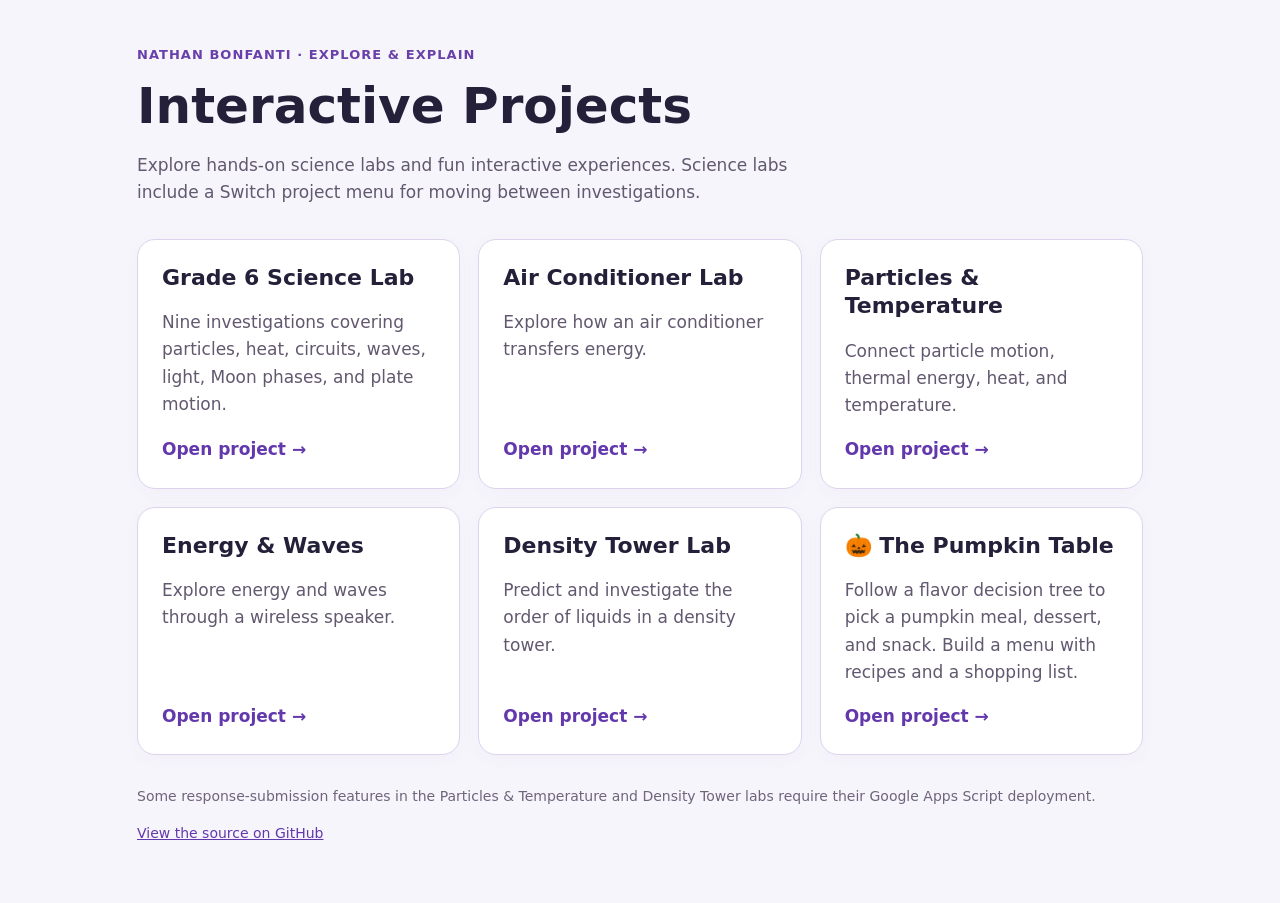
<file: projects/index.html>
<!doctype html><html lang="en"><head><meta charset="utf-8"><meta name="viewport" content="width=device-width,initial-scale=1"><title>Nathan Bonfanti | Interactive Projects</title><style>*{box-sizing:border-box}body{margin:0;background:#f7f5fc;color:#252039;font:17px/1.6 system-ui,sans-serif}main{max-width:1050px;margin:auto;padding:45px 22px}.eyebrow{color:#6940a9;font-weight:750;letter-spacing:.08em;font-size:13px}h1{font-size:clamp(32px,5vw,50px);line-height:1.15;margin:12px 0}header p{max-width:680px;color:#62586f}.grid{display:grid;grid-template-columns:repeat(auto-fit,minmax(min(100%,285px),1fr));gap:18px;margin-top:32px}.card{display:flex;flex-direction:column;text-decoration:none;color:inherit;background:white;border:1px solid #ddd3ed;border-radius:18px;padding:24px;box-shadow:0 4px 18px #44256c08}.card:hover{border-color:#8254bd;background:#fdfbff}.card:focus-visible{outline:3px solid #8254bd;outline-offset:3px}h2{font-size:22px;line-height:1.3;margin:0}.card p{color:#62586f;flex:1}.card span{font-weight:750;color:#6338ac}footer{margin-top:30px;font-size:14px;color:#6f647c}footer a{color:#6338ac}</style></head><body><main><header><div class="eyebrow">NATHAN BONFANTI · EXPLORE & EXPLAIN</div><h1>Interactive Projects</h1><p>Explore hands-on science labs and fun interactive experiences. Science labs include a Switch project menu for moving between investigations.</p></header><div class="grid"><a class="card" href="grade-6-science-lab/"><h2>Grade 6 Science Lab</h2><p>Nine investigations covering particles, heat, circuits, waves, light, Moon phases, and plate motion.</p><span>Open project →</span></a>
<a class="card" href="air-conditioner-lab/"><h2>Air Conditioner Lab</h2><p>Explore how an air conditioner transfers energy.</p><span>Open project →</span></a>
<a class="card" href="particles-and-temperature/"><h2>Particles &amp; Temperature</h2><p>Connect particle motion, thermal energy, heat, and temperature.</p><span>Open project →</span></a>
<a class="card" href="energy-and-waves/"><h2>Energy &amp; Waves</h2><p>Explore energy and waves through a wireless speaker.</p><span>Open project →</span></a>
<a class="card" href="density-tower/"><h2>Density Tower Lab</h2><p>Predict and investigate the order of liquids in a density tower.</p><span>Open project →</span></a>
<a class="card" href="pumpkin-decision-tree/"><h2>🎃 The Pumpkin Table</h2><p>Follow a flavor decision tree to pick a pumpkin meal, dessert, and snack. Build a menu with recipes and a shopping list.</p><span>Open project →</span></a></div><footer>Some response-submission features in the Particles & Temperature and Density Tower labs require their Google Apps Script deployment.<p><a href="https://github.com/HugeForestB/sparklab-mobile">View the source on GitHub</a></p></footer></main></body></html>
</file>
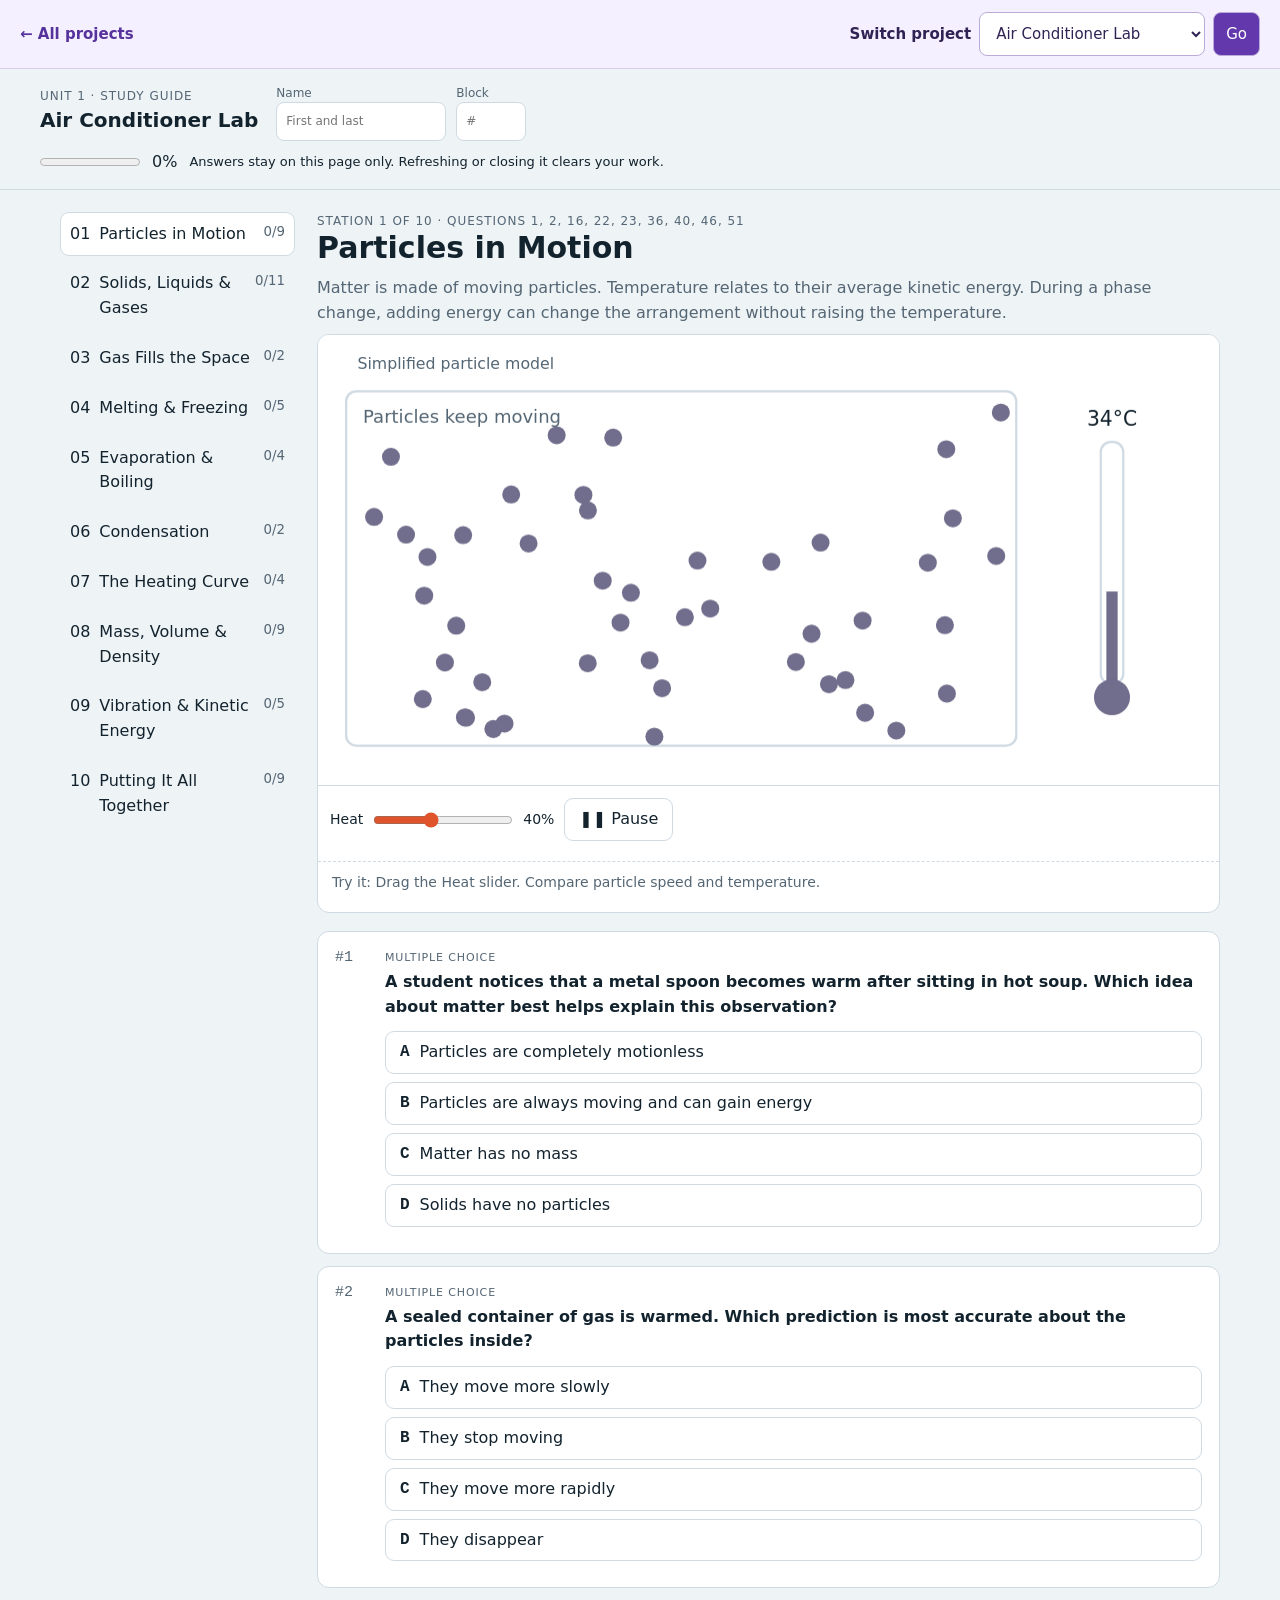
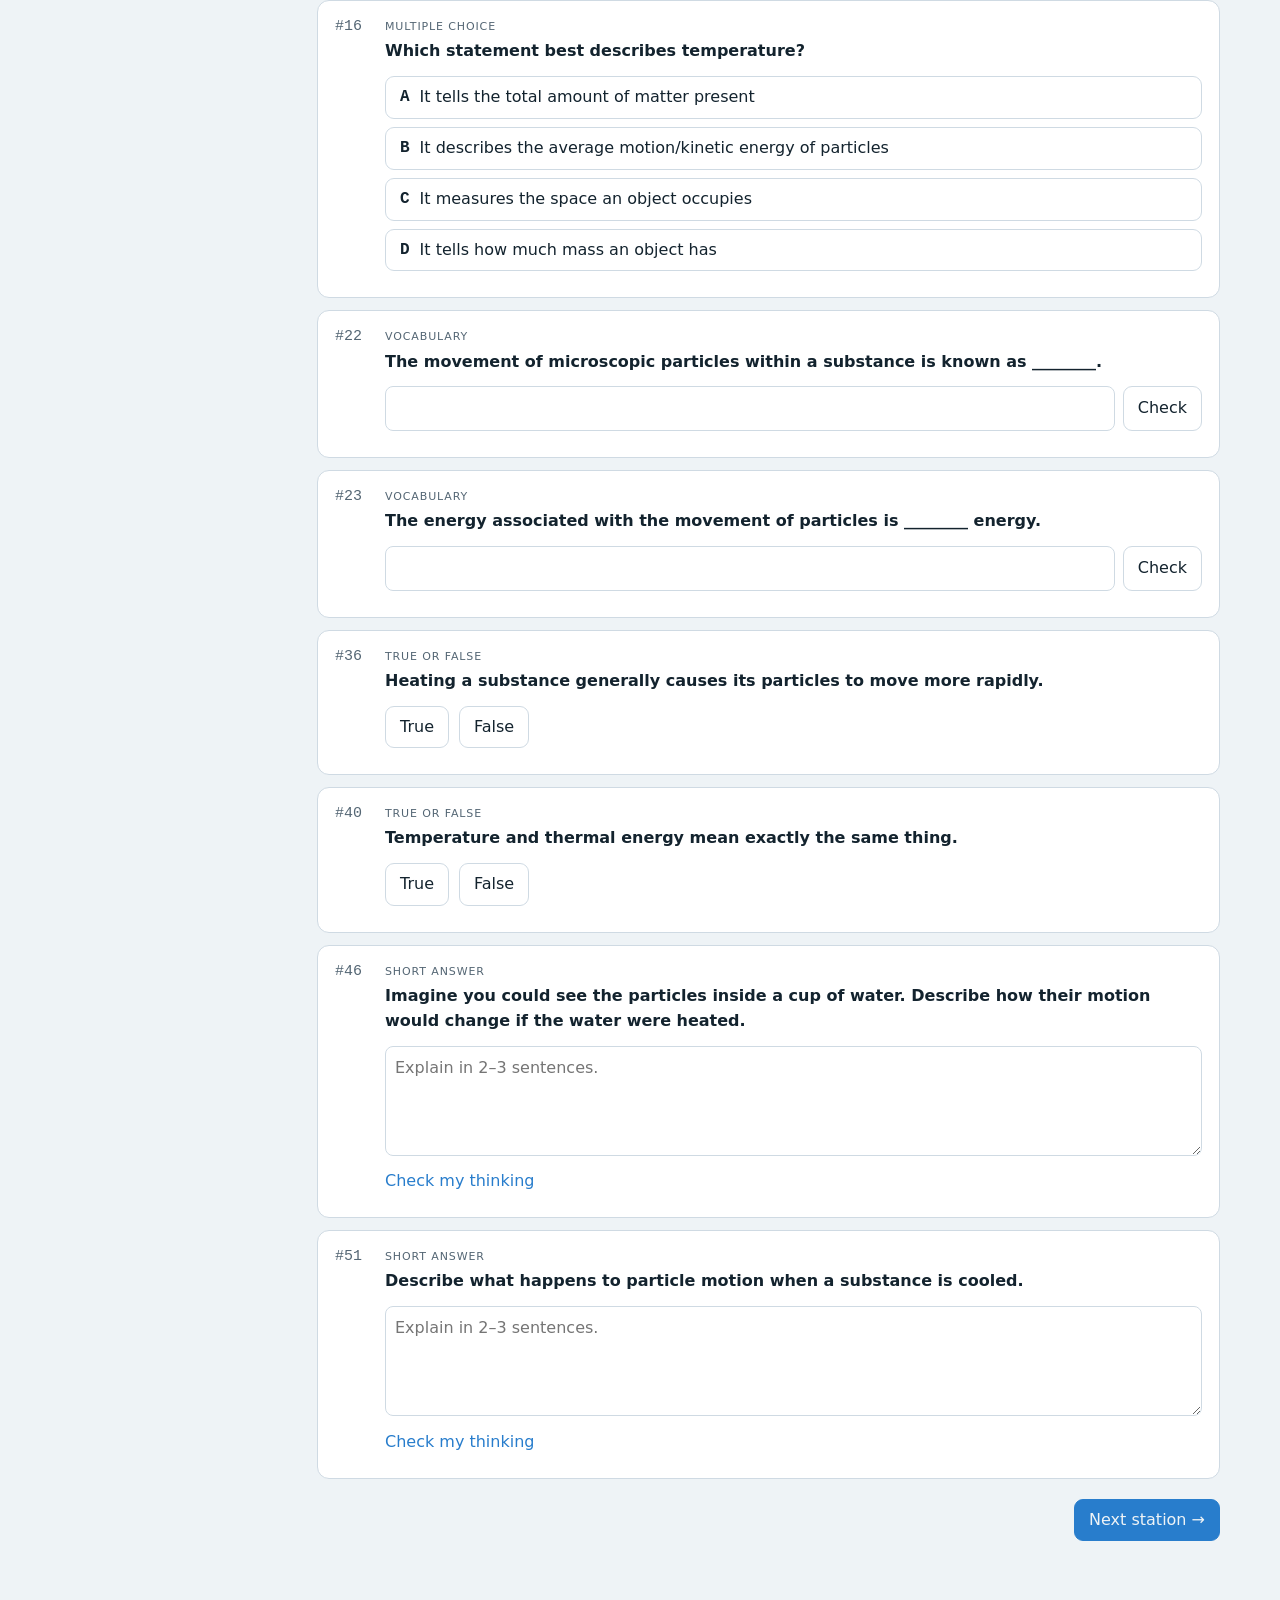
<file: projects/air-conditioner-lab/index.html>
<!DOCTYPE html>
<html lang="en">
<head>
<base target="_top"><meta charset="utf-8"><meta name="viewport" content="width=device-width, initial-scale=1">
<title>Unit 1 Air Conditioner Lab</title>
<style>
:root{--bg:#eef3f6;--panel:#fff;--ink:#13232e;--muted:#546674;--line:#cfdae3;--cold:#287dcc;--hot:#df542b;--good:#187144;--bad:#a42d22;--egg:#7841bd;color-scheme:light}
@media(prefers-color-scheme:dark){:root{--bg:#0e171e;--panel:#172530;--ink:#e8f0f5;--muted:#a4b5c2;--line:#344955;--cold:#65b1ff;--hot:#ff916b;--good:#71dda5;--bad:#ff9d8f;--egg:#be9bff;color-scheme:dark}}
*{box-sizing:border-box}body{margin:0;background:var(--bg);color:var(--ink);font:16px/1.55 system-ui,sans-serif}button,input,textarea{font:inherit;color:inherit}button{cursor:pointer}button:disabled{cursor:wait;opacity:.55}:focus-visible{outline:3px solid var(--cold);outline-offset:3px}[hidden]{display:none!important}h1,h2,h3{line-height:1.2;margin:0 0 10px}h1{font-size:20px}h2{font-size:30px}p{margin:8px 0}header{background:var(--bg);border-bottom:1px solid var(--line);padding:14px 20px;position:sticky;top:0;z-index:10}.top{max-width:1200px;margin:auto;display:flex;align-items:center;gap:18px;flex-wrap:wrap}.brand small,.kicker{font-size:12px;text-transform:uppercase;letter-spacing:.08em;color:var(--muted)}.who{display:flex;gap:10px;flex:1}.who label{font-size:12px;color:var(--muted)}input,textarea{background:var(--panel);border:1px solid var(--line);border-radius:8px;padding:9px;width:100%}.who input{display:block;max-width:210px}.who #block{width:70px}.btn,.opt{background:var(--panel);border:1px solid var(--line);border-radius:9px;padding:8px 14px}.primary{background:var(--cold);border-color:var(--cold);color:var(--bg)}.status{max-width:1200px;margin:8px auto 0;display:flex;align-items:center;gap:12px}.status progress{width:100px;accent-color:var(--hot)}#status{font-size:13px;overflow-wrap:anywhere}.app{max-width:1200px;margin:22px auto;padding:0 20px 48px;display:grid;grid-template-columns:235px minmax(0,1fr);gap:22px}aside{position:sticky;top:170px;align-self:start}.stations{list-style:none;margin:0;padding:0;display:grid;gap:5px}.st{width:100%;display:flex;gap:9px;text-align:left;border:1px solid transparent;background:none;border-radius:9px;padding:9px;color:var(--ink)}.st[aria-current=true]{background:var(--panel);border-color:var(--line)}.st span:nth-child(2){flex:1}.st small{color:var(--muted);white-space:nowrap}.head>p{color:var(--muted)}.stage,.q,.deep,.lot{background:var(--panel);border:1px solid var(--line);border-radius:12px;overflow:hidden}.stage canvas{display:block;width:100%;aspect-ratio:2/1}.controls{padding:12px;display:flex;align-items:center;gap:10px;flex-wrap:wrap;border-top:1px solid var(--line)}.controls label{display:flex;align-items:center;gap:8px;font-size:14px}.controls input{width:140px;padding:0;accent-color:var(--hot)}.controls .selected{background:var(--cold);color:var(--bg)}.try{padding:10px 14px;border-top:1px dashed var(--line);font-size:14px;color:var(--muted)}.qs{display:grid;gap:12px;margin-top:18px}.q{padding:17px;display:grid;grid-template-columns:40px 1fr;gap:10px}.q.complete{border-color:var(--good)}.num{font:15px ui-monospace,monospace;color:var(--muted)}.tag{font-size:11px;letter-spacing:.08em;text-transform:uppercase;color:var(--muted)}.txt{font-weight:600;margin:4px 0 12px}.opts{display:grid;gap:8px}.opt{display:flex;text-align:left;gap:10px}.opt b{font-family:ui-monospace,monospace}.opt.right{border:2px solid var(--good)}.opt.wrong{border:2px solid var(--bad)}.tf{display:flex;gap:10px}.fill{display:flex;gap:8px}.fill input{min-width:0}.fb{font-size:14px;margin-top:9px}.fb.good{color:var(--good)}.fb.bad{color:var(--bad)}textarea{min-height:110px;resize:vertical}.essay{min-height:180px}.linkish{border:0;background:none;color:var(--cold);padding:6px 0}.checks{padding:10px;border-radius:8px;background:var(--bg)}.checks label{display:flex;gap:8px;margin:6px 0;font-size:14px}.checks input{width:auto;margin-top:6px}.navrow{display:flex;justify-content:space-between;gap:10px;margin-top:20px}.deep,.lot{margin-top:16px;padding:14px;border-color:var(--egg)}.deep summary{cursor:pointer;color:var(--egg)}.lot form{display:flex;gap:6px}.lot ul{padding:0;list-style:none}.lot li{display:flex;gap:8px;overflow-wrap:anywhere}.lot li span{flex:1}.badge{color:var(--egg);font-size:12px}dialog{background:var(--panel);color:var(--ink);border:1px solid var(--line);border-radius:14px;max-width:560px;width:90%;padding:22px}dialog::backdrop{background:#0007}.help{font-size:13px;color:var(--muted)}main{min-width:0}
@media(max-width:860px){header{position:static}.app{display:block}.stations{display:flex;overflow:auto;margin-bottom:18px}.st{width:max-content;border-color:var(--line)}aside{position:static}.q{grid-template-columns:1fr;gap:5px}.lot{margin-bottom:18px}h2{font-size:25px}.who{flex-basis:100%}}
</style>
</head>
<body>
<header><div class="top"><div class="brand"><small>Unit 1 · Study guide</small><h1>Air Conditioner Lab</h1><span class="badge" id="badge" hidden>★ Curiosity Club</span></div><div class="who"><label for="name">Name<input id="name" autocomplete="off" placeholder="First and last"></label><label for="block">Block<input id="block" autocomplete="off" placeholder="#"></label></div></div><div class="status"><progress id="progress" max="60" value="0" aria-label="Questions completed"></progress><span id="pct">0%</span><span id="status" role="status" aria-live="polite">Answers stay on this page only. Refreshing or closing it clears your work.</span></div></header>
<div class="app"><aside><nav aria-label="Stations"><ul class="stations" id="stations"></ul></nav><section class="lot" id="lot" hidden><h3>Question Parking Lot</h3><p class="help">Park a question, keep working, then bring it to Mr. Bonfanti.</p><form id="lotForm"><input id="lotIn" aria-label="New question" placeholder="I wonder why…"><button class="btn">Park</button></form><ul id="lotList"></ul></section></aside><main id="main"></main></div>
<dialog id="eggDialog"><div class="kicker">★ Achievement unlocked</div><h3>Curiosity Club: Founding Member</h3><p>Keep asking questions, Isaiah. There is always more to explore.</p><p>You unlocked Curiosity Mode and a Question Parking Lot.</p><button class="btn primary" id="closeEgg">Let’s go</button></dialog>
<script>
'use strict';
/* Questions retain their original numbering and answer choices. */
const Q={};
const mc=(id,q,o,a,why,hint)=>Q[id]={t:'mc',q,o,a,why,hint};
const fill=(id,q,acc,ans,note='')=>Q[id]={t:'fill',q,acc,ans,note};
const tf=(id,q,a,why)=>Q[id]={t:'tf',q,a,why};
const written=(id,t,q,k)=>Q[id]={t,q,k};
mc(1,'A student notices that a metal spoon becomes warm after sitting in hot soup. Which idea about matter best helps explain this observation?',['Particles are completely motionless','Particles are always moving and can gain energy','Matter has no mass','Solids have no particles'],1,'Particles in the soup transfer energy to the spoon’s particles through contact.','Do particles stop moving when the heat is low?');
mc(2,'A sealed container of gas is warmed. Which prediction is most accurate about the particles inside?',['They move more slowly','They stop moving','They move more rapidly','They disappear'],2,'Heating increases the particles’ average speed.','Slide the heat up and watch the speed.');
mc(3,'Which situation is an example of a phase change?',['A rock being moved','Ice turning into liquid water','A cup being carried across a room','Water being measured'],1,'A phase change changes a substance’s state, such as solid to liquid.','Which choice changes a state of matter?');
mc(4,'Which example clearly represents matter?',['Sound','Light','Water in a bottle','A shadow'],2,'Matter has mass and takes up space. Water does.','Which could you put on a scale?');
mc(5,'Water droplets appear on the outside of a cold glass. Which process most likely produced the droplets?',['Melting','Freezing','Condensation','Evaporation'],2,'Water vapor in the air loses energy and becomes liquid on the cold glass.','The water comes from the air. What is gas → liquid called?');
mc(6,'A puddle slowly disappears on a warm day. Which process is primarily responsible?',['Evaporation','Freezing','Condensation','Melting'],0,'Particles escape from the liquid’s surface into the air.','Watch the surface of the left beaker.');
mc(7,'A popsicle is left on a table and turns into a liquid. What phase change occurred?',['Freezing','Melting','Condensation','Evaporation'],1,'Solid → liquid is melting.','Which change turns a solid into a liquid?');
mc(8,'Which description best matches liquid particles?',['They are locked into fixed positions','They are close together and can move past one another','They are extremely far apart and never interact','They have no motion'],1,'Liquid particles stay close but slide past one another, allowing the liquid to flow.','Look at the middle container in Compare.');
mc(9,'Which property is most characteristic of a solid?',['It takes the shape of any container','It has a fixed shape and fixed volume','It has no volume','Its particles are always far apart'],1,'Solid particles vibrate around fixed positions, so the solid keeps its shape and volume.','Look at the left container in Compare.');
mc(10,'A container is filled completely with a gas. What happens to the gas if it is moved into a larger container?',['It keeps the same fixed shape','It expands to occupy the available space','It becomes a solid immediately','It loses all of its mass'],1,'Gas spreads to fill the larger space. The number of particles and mass stay the same.','Open the wall.');
mc(11,'A student keeps adding sugar to a cup of water until some sugar remains undissolved. What does this tell the student about the solution?',['It is saturated','It is frozen','It has no solvent','It has no solute'],0,'A saturated solution cannot dissolve more solute under its current conditions.','Can all the added sugar still dissolve?');
mc(12,'Which example shows vibration?',['A pendulum moving back and forth','Ice changing to water','A rock sitting on a table','A balloon floating'],0,'Vibration is repeated back-and-forth motion.','Watch the pendulum.');
mc(13,'A liquid reaches the temperature at which it changes into a solid. Which temperature has been reached?',['Melting point','Freezing point','Boiling point','Condensation point'],1,'Liquid → solid occurs at the freezing point. For pure water at ordinary pressure, it is 0°C.','What is liquid → solid called?');
mc(14,'Which measurement describes how much space a substance occupies?',['Mass','Density','Volume','Temperature'],2,'Volume measures how much space something occupies.','Both blocks take up the same space.');
mc(15,'Two objects have the same volume, but one has more mass. Which object has the greater density?',['The object with less mass','The object with more mass','Both have the same density','Density cannot be compared'],1,'Density = mass ÷ volume. At equal volume, more mass means greater density.','Compare the density readouts.');
mc(16,'Which statement best describes temperature?',['It tells the total amount of matter present','It describes the average motion/kinetic energy of particles','It measures the space an object occupies','It tells how much mass an object has'],1,'Temperature relates to the particles’ average kinetic energy.','Watch speed and the thermometer together.');
mc(17,'Which object has the greatest kinetic energy?',['A parked bicycle','A moving bicycle','A book on a desk','A pencil in a drawer'],1,'The moving bicycle has energy of motion.','Which object is moving?');
mc(18,'A cold metal spoon is placed into a bowl of hot soup. In which direction will thermal energy naturally move?',['From the spoon to the soup','From the soup to the spoon','From the coldest object to the hottest object','No energy moves'],1,'Net thermal energy transfer is from the warmer soup to the cooler spoon.','In Heat a solid, follow the energy from the hot end.');
mc(19,'Which example demonstrates conduction?',['Sunlight warming your skin','Warm air rising in a room','A metal pan handle becoming hot','Water circulating as it heats'],2,'Conduction transfers energy through direct contact, including through the metal pan and handle.','Conduction needs direct contact.');
mc(20,'Which example demonstrates radiation?',['Heat traveling from the Sun to Earth','Heat moving through a metal spoon','Warm water rising','A hand touching a warm surface'],0,'Radiation transfers energy as electromagnetic waves and can cross empty space.','Switch to Radiation. What is between the Sun and Earth?');
fill(21,'The word used by scientists for an observable event or occurrence is ____.',['phenomenon','phenomena'],'phenomenon');
fill(22,'The movement of microscopic particles within a substance is known as ____.',['particle motion','molecular motion','motion of particles','particle movement','particulate motion'],'particle motion');
fill(23,'The energy associated with the movement of particles is ____ energy.',['kinetic','thermal'],'kinetic','Kinetic energy is energy of motion. Thermal energy also includes energy associated with particle interactions.');
fill(24,'A material that has both mass and occupies space is classified as ____.',['matter'],'matter');
fill(25,'The quantity that tells how much matter is present in an object is its ____.',['mass'],'mass');
fill(26,'The measurement describing the space occupied by an object is its ____.',['volume'],'volume');
fill(27,'The amount of matter packed into a certain amount of space is its ____.',['density'],'density');
fill(28,'The energy an object has because it is moving is called ____ energy.',['kinetic'],'kinetic');
fill(29,'A repeated back-and-forth movement is known as a ____.',['vibration','oscillation'],'vibration');
fill(30,'The change that occurs when water vapor becomes liquid water is called ____.',['condensation','condensing'],'condensation');
fill(31,'The change that occurs when liquid water becomes a gas at its surface is called ____.',['evaporation','evaporating'],'evaporation');
fill(32,'The change from liquid to solid that occurs when a liquid is cooled is called ____.',['freezing','solidification'],'freezing');
fill(33,'The change that occurs when a solid is heated enough to become a liquid is called ____.',['melting'],'melting');
fill(34,'A solution that cannot dissolve any additional solute under its current conditions is described as ____.',['saturated'],'saturated');
fill(35,'The temperature at which a liquid becomes a gas throughout the liquid is its ____ point.',['boiling'],'boiling');
tf(36,'Heating a substance generally causes its particles to move more rapidly.',true,'Away from a phase change, heating generally increases average particle speed.');
tf(37,'The particles in a liquid can move past one another while remaining relatively close together.',true,'Liquid particles are close together and can slide past one another.');
tf(38,'A gas keeps the same shape no matter what container it is placed in.',false,'A gas takes the shape of its container and fills the available space.');
tf(39,'Density compares an object’s mass with the amount of space it occupies.',true,'Density = mass ÷ volume.');
tf(40,'Temperature and thermal energy mean exactly the same thing.',false,'Temperature relates to average particle kinetic energy. Thermal energy also depends on the amount of substance and particle interactions.');
tf(41,'For the same particles, greater average kinetic energy means greater average speed.',true,'For particles of the same mass, greater average kinetic energy corresponds to greater average speed.');
tf(42,'Thermal energy naturally moves from a warmer object toward a cooler object.',true,'Net thermal energy transfer is warm → cool, until thermal equilibrium.');
tf(43,'Evaporation can occur at the surface of a liquid without the entire liquid reaching its boiling point.',true,'Surface particles can escape below the boiling point.');
tf(44,'A flat section of a heating or cooling curve can indicate that a phase change is taking place.',true,'During a phase change of a pure substance at constant pressure, temperature can stay constant.');
tf(45,'After all of a solid has melted, continued heating can cause the liquid’s temperature to increase.',true,'Once melting ends, additional energy can increase particle speed and temperature.');
written(46,'short','Imagine you could see the particles inside a cup of water. Describe how their motion would change if the water were heated.',['Particles move faster on average','Average kinetic energy increases','Temperature rises if no phase change is happening']);
written(47,'short','Why can a liquid be poured even though its particles are still close together?',['Particles are close together','Particles can slide past one another','Liquid flows and takes its container’s shape']);
written(48,'short','Explain why a gas can fill the entire container it is placed in.',['Particles are far apart','Particles move freely in all directions','Gas spreads throughout available space']);
written(49,'short','Explain why a solid keeps its own shape while a liquid does not.',['Solid particles vibrate around fixed positions','Liquid particles slide past one another','Solid keeps its shape; liquid takes the container’s shape']);
written(50,'short','A metal block and a wooden block have the same volume. Explain how their densities could still be different.',['Density = mass ÷ volume','The blocks can have different masses','At equal volume, the block with more mass has greater density']);
written(51,'short','Describe what happens to particle motion when a substance is cooled.',['Particles generally slow down on average','Average kinetic energy decreases','Cooling may lead to condensation or freezing']);
written(52,'short','Explain what happens to thermal energy when water vapor changes into liquid water.',['Energy transfers from vapor to its surroundings','Particles come closer together','The gas condenses into liquid']);
written(53,'short','Give one example of conduction, one example of convection, and one example of radiation.',['Conduction: direct contact, such as a spoon in hot soup','Convection: fluid currents, such as circulating warm water','Radiation: electromagnetic waves, such as sunlight']);
written(54,'short','Why does adding heat not always cause the temperature of a substance to increase immediately? Use the idea of a phase change in your explanation.',['Energy changes particle arrangement during a phase change','Average kinetic energy and temperature may stay constant','Temperature can rise again after the phase change']);
written(55,'short','Explain what a flat portion of a heating curve tells you about the substance at that time.',['A phase change may be happening','Temperature stays constant as energy is added','Two states may be present at the same time']);
written(56,'essay','A student places an ice cube on a warm countertop. Describe, in order, what happens to the particles and energy as the ice changes from a solid into a liquid. Explain how heating affects particle motion.',['Ice particles vibrate around fixed positions','Energy transfers from the warm counter to the ice by conduction','Ice below 0°C warms toward its melting point','During melting, energy changes the arrangement and temperature stays near 0°C','Liquid particles slide past one another','After melting, more heating can raise liquid temperature']);
written(57,'essay','Compare solids, liquids, and gases. In your response, explain how the particles are arranged, how freely they move, and how shape and volume are affected in each state.',['Solid: close, fixed positions, vibration, fixed shape and volume','Liquid: close, sliding, fixed volume, container’s shape','Gas: far apart, free motion, fills available shape and volume']);
written(58,'essay','Explain the relationship among temperature, particle motion, kinetic energy, and thermal energy. Use at least two examples from everyday life to support your explanation.',['Kinetic energy is energy of motion','Temperature relates to average particle kinetic energy','For the same particles, faster average motion means higher temperature','Thermal energy depends on particle motion, interactions, and amount of substance','Everyday example 1','Everyday example 2']);
written(59,'essay','Describe conduction, convection, and radiation. For each method, explain how thermal energy moves and give a real-world example.',['Conduction: direct contact plus an example','Convection: bulk motion of a liquid or gas plus an example','Radiation: electromagnetic waves plus an example']);
written(60,'essay','A student heats a container of ice until the water eventually becomes water vapor. Write a detailed explanation of the changes the student would observe. Include particle motion, temperature, thermal energy, phase changes, and what would happen on a heating curve.',['Ice warms: vibration and temperature increase','Melting near 0°C: temperature is constant while arrangement changes','Liquid warms: average speed and temperature increase','Boiling near 100°C: temperature is constant during vaporization','After vaporization, further heating raises vapor temperature','Energy is added throughout; temperatures assume pure water at ordinary pressure']);
const STATIONS=[
{id:'motion',title:'Particles in Motion',idea:'Matter is made of moving particles. Temperature relates to their average kinetic energy. During a phase change, adding energy can change the arrangement without raising the temperature.',anim:'heatbox',tryit:'Drag the Heat slider. Compare particle speed and temperature.',qs:[1,2,16,22,23,36,40,46,51],deep:['Is there a coldest possible temperature?','Absolute zero is −273.15°C. It is the lower limit of thermodynamic temperature. Quantum effects mean that particles need not become completely motionless.']},
{id:'states',title:'Solids, Liquids & Gases',idea:'Compare particle arrangements, then explore conduction, convection, and radiation.',anim:'states',tryit:'Start on Compare. Then explore Heat a solid, Heat a liquid, Heat a gas, and Radiation.',qs:[8,9,37,38,47,49,18,19,20,42,53],deep:['Why does ice float on water?','Ice forms an open crystal structure that makes it less dense than liquid water.']},
{id:'gas',title:'Gas Fills the Space',idea:'Gas particles move freely, so a gas spreads throughout its available container.',anim:'gas',tryit:'Open the wall. Compare the particle count before and after.',qs:[10,48],deep:['Why does a balloon shrink in a freezer?','Cooling reduces the particles’ average kinetic energy. The balloon contracts as inside and outside pressures balance.']},
{id:'melt',title:'Melting & Freezing',idea:'Pure water melts and freezes near 0°C at ordinary pressure. Adding energy melts ice; removing energy freezes water.',anim:'melt',tryit:'Raise or lower the surrounding temperature. Watch the sample’s temperature during melting and freezing.',qs:[3,7,13,32,33],deep:['Why put salt on icy roads?','Dissolved salt lowers water’s freezing point. Its effectiveness depends on temperature and concentration.']},
{id:'evap',title:'Evaporation & Boiling',idea:'Evaporation happens at the surface below the boiling point. Boiling produces vapor bubbles throughout the liquid.',anim:'evap',tryit:'Compare where particles escape and where vapor bubbles form.',qs:[6,31,35,43],deep:['Why does sweating cool you?','Evaporation carries energy away from skin. High humidity slows evaporation.']},
{id:'cond',title:'Condensation',idea:'Invisible water vapor can lose energy and become liquid droplets on a cold surface.',anim:'cond',tryit:'Watch vapor particles reach the cold glass. The outside droplets come from the air.',qs:[5,30],deep:['Why does an air conditioner drip water?','Water vapor condenses on cold AC coils, collects, and drains away.']},
{id:'curve',title:'The Heating Curve',idea:'Sloping sections show rising temperature. Flat sections show phase changes for pure water at constant pressure.',anim:'curve',tryit:'Play or scrub the time slider. Is energy still added during a flat section?',qs:[44,45,54,55],deep:['Why can steam cause serious burns?','Steam releases substantial energy when it condenses on skin, in addition to energy transferred as the resulting water cools.']},
{id:'density',title:'Mass, Volume & Density',idea:'Density = mass ÷ volume. At equal volume, a greater mass means a greater density.',anim:'density',tryit:'Change Block B packing. Both blocks keep the same volume.',qs:[4,14,15,24,25,26,27,39,50],deep:['How does a steel ship float?','A ship includes a large volume of air. Its overall density can be lower than water’s density.']},
{id:'kinetic',title:'Vibration & Kinetic Energy',idea:'Vibration repeats back and forth. A moving object has kinetic energy.',anim:'kinetic',tryit:'Watch the pendulum. Double the bike’s speed and compare its kinetic energy.',qs:[12,17,28,29,41],deep:['Does doubling speed double kinetic energy?','For the same mass, KE = ½mv². Doubling speed quadruples kinetic energy.']},
{id:'final',title:'Putting It All Together',idea:'Use the earlier stations to explain particle motion, energy, states, and phase changes.',anim:null,qs:[11,21,34,52,56,57,58,59,60],deep:['What connects these ideas?','Particle models connect motion, arrangement, density, phase changes, and energy transfer. Radiation transfers energy through electromagnetic waves.']}
];
const ORDER=STATIONS.flatMap(s=>s.qs);
const $=s=>document.querySelector(s);
function el(tag,attrs={},...children){const n=document.createElement(tag);for(const [k,v] of Object.entries(attrs)){if(k==='class')n.className=v;else if(k.startsWith('on'))n.addEventListener(k.slice(2),v);else n.setAttribute(k,v)}for(const c of children)if(c!=null)n.append(c);return n}
// Answers exist only in memory for this open page.
const S={name:'',block:'',cur:0,ans:{},res:{},tries:{},checks:{},egg:false,parking:[]};
function changed(){updateProgress()}
function done(id){const q=Q[id];return q.t==='short'||q.t==='essay'?(S.ans[id]||'').trim().length>=15:['right','shown'].includes(S.res[id])}
function updateProgress(){const n=ORDER.filter(done).length;$('#progress').max=ORDER.length;$('#progress').value=n;$('#pct').textContent=Math.round(n/ORDER.length*100)+'%';document.querySelectorAll('.st').forEach((b,i)=>b.querySelector('small').textContent=STATIONS[i].qs.filter(done).length+'/'+STATIONS[i].qs.length)}
$('#closeEgg').onclick=()=>$('#eggDialog').close();
function go(i){S.cur=i;changed();renderStation();window.scrollTo({top:0,behavior:reduce?'auto':'smooth'})}
const norm=s=>String(s||'').toLowerCase().replace(/[^a-z ]/g,'').replace(/\s+/g,' ').trim();
function lev(a,b){const d=Array.from({length:a.length+1},(_,i)=>[i,...Array(b.length).fill(0)]);for(let j=1;j<=b.length;j++)d[0][j]=j;for(let i=1;i<=a.length;i++)for(let j=1;j<=b.length;j++)d[i][j]=Math.min(d[i-1][j]+1,d[i][j-1]+1,d[i-1][j-1]+(a[i-1]===b[j-1]?0:1));return d[a.length][b.length]}
function grade(q,value){const v=norm(value).replace(/ /g,'');if(!v)return 'empty';for(const a of q.acc){const x=norm(a).replace(/ /g,'');if(v===x||v===x+'s')return 'right'}for(const a of q.acc){const x=norm(a).replace(/ /g,'');if(x.length>=5&&lev(v,x)<=2)return 'close'}return 'wrong'}
function renderQ(id){const q=Q[id],box=el('article',{class:'q'+(done(id)?' complete':''),id:'q'+id}),body=el('div'),fb=el('div',{class:'fb','aria-live':'polite'});body.append(el('div',{class:'tag'},({mc:'Multiple choice',tf:'True or false',fill:'Vocabulary',short:'Short answer',essay:'Long essay'})[q.t]),el('p',{class:'txt'},q.q.replace('____','________')));const refresh=()=>{box.classList.toggle('complete',done(id));changed()};if(q.t==='mc'||q.t==='tf'){const opts=q.t==='mc'?q.o.map((t,i)=>({t,v:i,l:'ABCD'[i]})):[{t:'True',v:true},{t:'False',v:false}],wrap=el('div',{class:q.t==='mc'?'opts':'tf'});const paint=()=>{wrap.querySelectorAll('button').forEach((b,i)=>{const chosen=S.ans[id]===opts[i].v;b.setAttribute('aria-pressed',String(chosen));b.classList.toggle('right',chosen&&S.res[id]==='right');b.classList.toggle('wrong',chosen&&S.res[id]==='wrong')});fb.className='fb';fb.textContent='';if(S.res[id]==='right'){fb.classList.add('good');fb.textContent='✓ '+q.why}else if(S.res[id]==='wrong'){fb.classList.add('bad');fb.textContent='Not quite. '+(q.hint||'Think about particle motion and energy transfer.')}};opts.forEach(o=>wrap.append(el('button',{type:'button',class:'opt',onclick:()=>{S.ans[id]=o.v;S.res[id]=o.v===q.a?'right':'wrong';S.tries[id]=(S.tries[id]||0)+1;paint();refresh()}},o.l?el('b',{},o.l):null,el('span',{},o.t))));body.append(wrap,fb);paint()}else if(q.t==='fill'){const input=el('input',{'aria-label':'Answer for question '+id,autocomplete:'off'}),show=el('button',{type:'button',class:'linkish'},'Show answer');input.value=S.ans[id]||'';const paint=()=>{const r=S.res[id];fb.className='fb '+(['right','shown'].includes(r)?'good':'bad');fb.textContent=r==='right'?'✓ '+q.ans+'. '+q.note:r==='shown'?'Answer: '+q.ans+'. Add it to your notes.':r==='close'?'Close! Check your spelling.':r==='wrong'?'Try again. Starts with '+q.ans[0].toUpperCase()+'.':'';show.hidden=!((S.tries[id]||0)>=2&&r!=='right'&&r!=='shown')};const check=()=>{const r=grade(q,input.value);if(r==='empty')return;S.ans[id]=input.value;S.res[id]=r;S.tries[id]=(S.tries[id]||0)+(r==='right'?0:1);paint();refresh()};input.oninput=()=>{S.ans[id]=input.value;delete S.res[id];paint();refresh()};input.onkeydown=e=>{if(e.key==='Enter')check()};show.onclick=()=>{S.res[id]='shown';paint();refresh()};body.append(el('div',{class:'fill'},input,el('button',{type:'button',class:'btn',onclick:check},'Check')),fb,show);paint()}else{const ta=el('textarea',{class:q.t==='essay'?'essay':'','aria-label':'Answer for question '+id,placeholder:q.t==='essay'?'Explain in full sentences.':'Explain in 2–3 sentences.'});ta.value=S.ans[id]||'';ta.oninput=()=>{S.ans[id]=ta.value;refresh()};const checks=el('div',{class:'checks',hidden:''},el('p',{class:'help'},'Tick each idea your answer includes:'));q.k.forEach((k,i)=>{const cb=el('input',{type:'checkbox'});cb.checked=!!S.checks[id]?.[i];cb.onchange=()=>{S.checks[id]=S.checks[id]||[];S.checks[id][i]=cb.checked;changed()};checks.append(el('label',{},cb,el('span',{},k)))});const toggle=el('button',{type:'button',class:'linkish',onclick:()=>{checks.hidden=!checks.hidden;toggle.textContent=checks.hidden?'Check my thinking':'Hide checklist'}},'Check my thinking');body.append(ta,toggle,checks)}box.append(el('div',{class:'num'},'#'+id),body);return box}
function renderLot(){const ul=$('#lotList');ul.replaceChildren();S.parking.forEach((p,i)=>ul.append(el('li',{},el('span',{},p),el('button',{class:'linkish',type:'button','aria-label':'Remove question',onclick:()=>{S.parking.splice(i,1);renderLot();changed()}},'×'))))}
function applyEgg(){$('#badge').hidden=!S.egg;$('#lot').hidden=!S.egg;renderLot()}
$('#lotForm').onsubmit=e=>{e.preventDefault();const value=$('#lotIn').value.trim();if(value&&S.parking.length<200){S.parking.push(value.slice(0,2000));$('#lotIn').value='';renderLot();changed()}};
$('#name').oninput=e=>{S.name=e.target.value;if(!S.egg&&/isaiah/i.test(S.name)){S.egg=true;applyEgg();renderStation();$('#eggDialog').showModal()}changed()};$('#block').oninput=e=>{S.block=e.target.value;changed()};
function applyAll(){$('#name').value=S.name;$('#block').value=S.block;applyEgg();renderStation()}
STATIONS.forEach((s,i)=>$('#stations').append(el('li',{},el('button',{class:'st',type:'button',onclick:()=>go(i)},el('span',{},String(i+1).padStart(2,'0')),el('span',{},s.title),el('small')))));
/* Responsive canvas models. Particle drawings are simplified, not to scale. */
const reduce=matchMedia('(prefers-reduced-motion: reduce)').matches;
let model=null,canvas=null,ctx=null,paused=reduce,last=0,simTime=0;
const W=800,H=400,rnd=(a,b)=>a+Math.random()*(b-a);
let C={};
function colors(){const css=getComputedStyle(document.documentElement);for(const k of ['ink','muted','line','panel','bg','cold','hot','good'])C[k]=css.getPropertyValue('--'+k).trim()}
function mix(f){f=Math.max(0,Math.min(1,f));const a=C.cold.match(/[a-f\d]{2}/gi).map(x=>parseInt(x,16)),b=C.hot.match(/[a-f\d]{2}/gi).map(x=>parseInt(x,16));return `rgb(${a.map((v,i)=>Math.round(v+(b[i]-v)*f)).join(',')})`}
function text(s,x,y,size=15,col=C.ink,align='left'){ctx.font=`${size}px system-ui,sans-serif`;ctx.fillStyle=col;ctx.textAlign=align;ctx.fillText(s,x,y)}
function wrapped(s,x,y,maxWidth,size=14,col=C.muted){ctx.font=`${size}px system-ui,sans-serif`;let line='';for(const w of s.split(' ')){const next=line?line+' '+w:w;if(ctx.measureText(next).width>maxWidth&&line){text(line,x,y,size,col);line=w;y+=size+5}else line=next}text(line,x,y,size,col)}
function dot(x,y,r,col){ctx.beginPath();ctx.arc(x,y,r,0,Math.PI*2);ctx.fillStyle=col;ctx.fill()}
function rect(x,y,w,h,fill=C.panel,stroke=C.line){ctx.fillStyle=fill;ctx.strokeStyle=stroke;ctx.lineWidth=2;ctx.beginPath();ctx.roundRect(x,y,w,h,9);ctx.fill();ctx.stroke()}
function line(x1,y1,x2,y2,col=C.line,width=2){ctx.strokeStyle=col;ctx.lineWidth=width;ctx.beginPath();ctx.moveTo(x1,y1);ctx.lineTo(x2,y2);ctx.stroke()}
function arrow(x1,y1,x2,y2,col){line(x1,y1,x2,y2,col,3);const a=Math.atan2(y2-y1,x2-x1);line(x2,y2,x2-12*Math.cos(a-.5),y2-12*Math.sin(a-.5),col,3);line(x2,y2,x2-12*Math.cos(a+.5),y2-12*Math.sin(a+.5),col,3)}
function particle(x0,y0,x1,y1,speed=100){const a=rnd(0,Math.PI*2);return{x:rnd(x0+10,x1-10),y:rnd(y0+10,y1-10),vx:Math.cos(a)*speed,vy:Math.sin(a)*speed}}
function move(p,dt,x0,y0,x1,y1,speed){if(speed!=null){const v=Math.hypot(p.vx,p.vy)||1;p.vx*=speed/v;p.vy*=speed/v}p.x+=p.vx*dt;p.y+=p.vy*dt;if(p.x<x0+8){p.x=x0+8;p.vx=Math.abs(p.vx)}if(p.x>x1-8){p.x=x1-8;p.vx=-Math.abs(p.vx)}if(p.y<y0+8){p.y=y0+8;p.vy=Math.abs(p.vy)}if(p.y>y1-8){p.y=y1-8;p.vy=-Math.abs(p.vy)}}
function particles(ps,f){ps.forEach(p=>dot(p.x,p.y,8,mix(typeof f==='function'?f(p):f)))}
function thermometer(x,y,h,T,min,max){rect(x-10,y,20,h,C.panel);const f=Math.max(0,Math.min(1,(T-min)/(max-min)));ctx.fillStyle=mix(f);ctx.fillRect(x-5,y+h-(h-10)*f,10,(h-10)*f);dot(x,y+h+12,16,mix(f));text(Math.round(T)+'°C',x,y-14,18,C.ink,'center')}
function range(c,label,min,max,value,fn,format=v=>v){const input=el('input',{type:'range',min,max,step:1,value}),out=el('span');const update=()=>{fn(+input.value);out.textContent=format(+input.value);draw()};input.oninput=update;out.textContent=format(value);c.append(el('label',{},label,input,out));return input}
function controlButton(c,label,fn){const b=el('button',{class:'btn',type:'button',onclick:()=>{fn(b);draw()}},label);c.append(b);return b}
function modes(c,choices,initial,fn){const buttons=[];choices.forEach(([v,label])=>{const b=el('button',{class:'btn'+(v===initial?' selected':''),type:'button','aria-pressed':String(v===initial),onclick:()=>{buttons.forEach(x=>{x.classList.toggle('selected',x===b);x.setAttribute('aria-pressed',String(x===b))});fn(v);draw()}},label);buttons.push(b);c.append(b)})}
const ANIMS={
heatbox(){let heat=40,ps=Array.from({length:46},()=>particle(25,50,620,365));return{controls(c){range(c,'Heat',0,100,heat,v=>heat=v,v=>v+'%')},step(dt){ps.forEach(p=>move(p,dt,25,50,620,365,18+heat*3))},draw(){rect(25,50,595,315);particles(ps,heat/100);thermometer(705,95,215,-10+heat*1.1,-10,100);text('Simplified particle model',35,30,14,C.muted);text(heat<10?'Cold: slower motion':heat>80?'Hot: faster motion':'Particles keep moving',40,78,16,C.muted)}}},
states(){let mode='compare',time=0,liq=Array.from({length:30},()=>particle(280,205,520,345,50)),gas=Array.from({length:14},()=>particle(550,80,790,345,155));return{controls(c){modes(c,[['compare','Compare'],['solid','Heat a solid'],['liquid','Heat a liquid'],['gas','Heat a gas'],['rad','Radiation']],mode,v=>{mode=v;time=0});controlButton(c,'↻ Restart',()=>time=0)},step(dt){time+=dt;liq.forEach(p=>move(p,dt,280,205,520,345));gas.forEach(p=>move(p,dt,550,80,790,345))},draw(t){if(mode==='compare'){const xs=[10,280,550],names=['SOLID','LIQUID','GAS'],desc=['Fixed shape and volume','Fixed volume; container shape','Fills the container'];xs.forEach((x,i)=>{rect(x,80,240,265);text(names[i],x+120,52,18,C.ink,'center');text(desc[i],x+120,375,13,C.muted,'center')});for(let r=0;r<5;r++)for(let c=0;c<6;c++)dot(48+c*31+Math.sin(t*12+c+r)*2,205+r*27+Math.cos(t*14+r+c)*2,9,mix(.1));particles(liq,.45);particles(gas,.9);return}if(mode==='solid'){text('SOLID · CONDUCTION',25,35,20,C.hot);wrapped('Particles vibrate around fixed positions and transfer energy through interactions with neighbors.',25,60,745);rect(70,145,660,130);for(let c=0;c<14;c++)for(let r=0;r<4;r++){const f=Math.max(0,Math.min(1,(time*.7-c*.45)));dot(94+c*46+Math.sin(t*15+c+r)*(2+f*3),164+r*31+Math.cos(t*12+c+r)*(2+f*3),10,mix(f))}arrow(230,117,600,117,C.hot);text('Energy transfers from warmer to cooler',420,100,15,C.hot,'center');rect(70,290,100,20,C.hot,C.hot);text('heater',120,340,14,C.hot,'center');text('cool end',710,310,14,C.cold,'right');return}if(mode==='liquid'||mode==='gas'){const isGas=mode==='gas';text((isGas?'GAS':'LIQUID')+' · CONVECTION',25,35,20,C.hot);wrapped('Warm fluid rises. Cooler fluid sinks. The circulating fluid carries energy.',25,60,745);rect(180,110,440,230);for(let i=0;i<(isGas?24:50);i++){const side=i%2?1:-1,phase=t*(isGas?1.1:.7)*side+i*2.1,rr=.5+(i%5)*.1;const x=400+side*105+90*rr*Math.cos(phase),y=225+100*rr*Math.sin(phase);const warm=(1-Math.abs(x-400)/220)*.6+(y-110)/230*.4;dot(x,y,isGas?6:8,mix(warm))}arrow(400,270,400,165,C.hot);arrow(205,165,205,275,C.cold);arrow(595,165,595,275,C.cold);rect(345,350,110,12,C.hot,C.hot);text('warm rises',400,95,15,C.hot,'center');text('cool sinks',100,240,15,C.cold,'center');text('cool sinks',700,240,15,C.cold,'center');return}text('RADIATION · ELECTROMAGNETIC WAVES',25,35,20,C.hot);wrapped('Radiation can cross empty space. No matter is needed between the Sun and Earth.',25,60,745);dot(90,230,48,C.hot);dot(705,230,46,C.cold);dot(695,218,17,C.good);for(let j=0;j<5;j++){const x=155+(time*160+j*115)%485;ctx.beginPath();for(let i=0;i<45;i++){const xx=x+i,yy=230+Math.sin(i*.3)*8;i?ctx.lineTo(xx,yy):ctx.moveTo(xx,yy)}ctx.strokeStyle=C.hot;ctx.lineWidth=3;ctx.stroke()}text('Sun',90,305,16,C.ink,'center');text('Earth',705,305,16,C.ink,'center');text('empty space',400,315,15,C.muted,'center')}}},
gas(){let open=false,ps=Array.from({length:22},()=>particle(25,75,285,355,160));return{controls(c){controlButton(c,'Open the wall',b=>{open=!open;b.textContent=open?'Reset':'Open the wall';if(!open)ps=Array.from({length:22},()=>particle(25,75,285,355,160))})},step(dt){ps.forEach(p=>move(p,dt,25,75,open?775:285,355))},draw(){rect(25,75,750,280);if(!open)line(285,75,285,355,C.ink,5);particles(ps,.8);text('22 particles · same mass',25,40,18);text(open?'Gas fills the larger space':'Gas fills the smaller space',775,40,16,C.muted,'right');if(!open)text('empty space',530,225,18,C.muted,'center')}}},
melt(){let ambient=-10,energy=-20,ps=Array.from({length:42},(_,i)=>{const hx=220+(i%7)*26,hy=185+Math.floor(i/7)*26;return{...particle(60,285,600,355,60),hx,hy,rank:i/42}});const sampleT=()=>energy<0?energy/2:energy<=200?0:(energy-200)/2;return{controls(c){range(c,'Surrounding temperature',-20,20,ambient,v=>ambient=v,v=>v+'°C');controlButton(c,'↻ Reset to ice',()=>{energy=-20})},step(dt){const delta=ambient-sampleT();energy=Math.max(-40,Math.min(240,energy+delta*dt*1.5));const m=Math.max(0,Math.min(1,energy/200));ps.forEach(p=>{if(p.rank<m){move(p,dt,60,285,600,355,60)}else{p.x+=(p.hx-p.x)*Math.min(1,dt*5);p.y+=(p.hy-p.y)*Math.min(1,dt*5)}})},draw(t){const m=Math.max(0,Math.min(1,energy/200)),T=sampleT();text(m===0?'SOLID ICE':m===1?'LIQUID WATER':ambient>0?'MELTING AT 0°C':ambient<0?'FREEZING AT 0°C':'SOLID + LIQUID AT 0°C',25,40,20,m>0&&m<1?C.hot:C.ink);text('Sample temperature stays at 0°C during the phase change.',25,66,15,C.muted);line(50,370,620,370,C.ink,3);ps.forEach(p=>{const solid=p.rank>=m;dot(p.x+(solid?Math.sin(t*12+p.rank*20)*2:0),p.y+(solid?Math.cos(t*14+p.rank*20)*2:0),9,mix(solid?.1:.45))});thermometer(705,115,200,T,-20,20);text('sample',705,95,14,C.muted,'center');text(Math.round(m*100)+'% melted',25,105,16,C.muted)}}},
evap(){let t=0;const seeds=Array.from({length:26},(_,i)=>({x:30+(i%6)*48,y:210+Math.floor(i/6)*28,phase:i*.41}));return{step(dt){t+=dt},draw(){rect(20,80,355,275);rect(425,80,355,275);text('EVAPORATION · 30°C',25,45,18);text('BOILING · 100°C',430,45,18);seeds.forEach((p,i)=>{dot(p.x+20+Math.sin(t*2+p.phase)*8,p.y+Math.cos(t*3+p.phase)*8,7,mix(.3));dot(p.x+425+Math.sin(t*5+p.phase)*12,p.y+Math.cos(t*6+p.phase)*12,7,mix(.7))});for(let i=0;i<5;i++){const f=(t*.3+i*.2)%1;dot(60+i*60,210-f*140,7,mix(.6));const b=(t*.5+i*.21)%1;ctx.beginPath();ctx.arc(470+i*60,330-b*125,4+b*10,0,Math.PI*2);ctx.strokeStyle=C.ink;ctx.lineWidth=1.5;ctx.stroke();dot(470+i*60,205-((t*.5+i*.21)%1)*140,7,mix(.9))}text('surface only · below boiling point',197,385,14,C.muted,'center');text('vapor bubbles throughout the liquid',600,385,14,C.muted,'center')}}},
cond(){let ps=Array.from({length:26},()=>particle(20,95,780,355,110)),drops=[];return{step(dt){ps.forEach(p=>{move(p,dt,20,95,780,355,110);if(p.y>115&&p.y<350&&Math.abs(p.x-400)<93){const side=p.x<400?-1:1;drops.push({x:400+side*90,y:p.y,r:3});p.x=side===-1?25:775;p.vx=-side*Math.abs(p.vx)}});drops.forEach(d=>{d.r=Math.min(8,d.r+dt*.4);if(d.r>5)d.y+=dt*20});drops=drops.filter(d=>d.y<350).slice(-80)},draw(){text('Water vapor in the air → liquid drops on a cold glass',25,40,19);text('Water on the outside comes from the air, not from inside the glass.',25,65,15,C.muted);rect(315,110,170,245,mix(.08),C.cold);rect(345,150,35,30,C.panel,C.cold);rect(405,185,35,30,C.panel,C.cold);particles(ps,.8);drops.forEach(d=>dot(d.x,d.y,d.r,C.cold));text('ice water',400,335,14,C.panel,'center')}}},
curve(){let u=0,slide;const sections=[[0,.14,-20,0,'ice warming'],[.14,.34,0,0,'melting'],[.34,.56,0,100,'water warming'],[.56,.84,100,100,'boiling'],[.84,1,100,125,'vapor warming']];function at(){const s=sections.find(s=>u<=s[1])||sections[4],f=Math.max(0,Math.min(1,(u-s[0])/(s[1]-s[0])));return{s,f,T:s[2]+(s[3]-s[2])*f,index:sections.indexOf(s)}}return{controls(c){slide=range(c,'Time',0,100,0,v=>u=v/100,v=>v+'%');controlButton(c,'↻ Restart',()=>u=0)},step(dt){u+=dt/22;if(u>1.08)u=0;if(slide){slide.value=Math.min(100,u*100);slide.nextSibling.textContent=Math.round(Math.min(1,u)*100)+'%'}},draw(t){const X=x=>65+x*435,Y=T=>320-(T+20)/145*255;[-20,0,50,100,125].forEach(T=>{line(65,Y(T),500,Y(T));text(T+'°',54,Y(T)+5,13,C.muted,'right')});line(65,65,65,320,C.ink);line(65,320,500,320,C.ink);text('Temperature (°C)',65,30,15,C.muted);text('Time · energy added steadily →',500,350,14,C.muted,'right');ctx.beginPath();sections.forEach((s,i)=>{if(!i)ctx.moveTo(X(s[0]),Y(s[2]));ctx.lineTo(X(s[1]),Y(s[3]))});ctx.strokeStyle=C.line;ctx.lineWidth=4;ctx.stroke();const cur=at();ctx.beginPath();ctx.moveTo(X(0),Y(-20));for(const s of sections){if(u>=s[1])ctx.lineTo(X(s[1]),Y(s[3]));else{ctx.lineTo(X(u),Y(cur.T));break}}ctx.strokeStyle=C.hot;ctx.stroke();dot(X(Math.min(1,u)),Y(cur.T),7,C.hot);text('MELTING',X(.24),Y(0)-14,12,C.hot,'center');text('BOILING',X(.7),Y(100)-14,12,C.hot,'center');rect(535,90,240,225);text(Math.round(cur.T)+'°C · '+cur.s[4],655,65,16,C.ink,'center');for(let i=0;i<20;i++){const rank=i/20;let state=cur.index===0?0:cur.index===1?(rank<cur.f?1:0):cur.index===2?1:cur.index===3?(rank<cur.f?2:1):2;const x=state===0?565+(i%5)*37+Math.sin(t*10+i)*2:550+(i*37+t*(state===2?90:35))%210;const y=state===0?183+Math.floor(i/5)*32+Math.cos(t*11+i)*2:state===1?230+(i*23+t*25)%70:105+(i*29+t*70)%195;dot(x,y,8,mix(state===0?.1:state===1?.5:.95))}const flat=cur.s[2]===cur.s[3];wrapped(flat?'Energy added → phase change. Temperature stays constant.':'Energy added → average motion and temperature rise.',535,345,240,14,flat?C.hot:C.muted)}}},
density(){let k=4,angle=0;return{controls(c){range(c,'Block B packing',2,10,k,v=>k=v,v=>v*v+' particles')},step(dt){angle+=(Math.max(-.15,Math.min(.15,(k*k-64)*.003))-angle)*Math.min(1,dt*3)},draw(){const volume=10,mA=64*.42,mB=k*k*.42;[['Block A',mA,200,C.cold],['Block B',mB,600,C.hot]].forEach(([name,mass,x,col])=>{text(name,x,40,20,col,'center');text('Volume: 10 cm³',x,65,15,C.muted,'center');text('Mass: '+mass.toFixed(1)+' g',x,88,15,C.muted,'center');text('Density: '+(mass/volume).toFixed(2)+' g/cm³',x,111,16,C.ink,'center')});ctx.save();ctx.translate(400,290);ctx.rotate(angle);line(-320,0,320,0,C.ink,6);[[-200,8,.2],[200,k,.8]].forEach(([x,n,f])=>{rect(x-55,-115,110,110);for(let r=0;r<n;r++)for(let c=0;c<n;c++)dot(x-55+(c+.5)*110/n,-115+(r+.5)*110/n,Math.min(5,42/n),mix(f))});ctx.restore();line(400,295,370,340,C.line,5);line(400,295,430,340,C.line,5);text('density = mass ÷ volume',400,385,16,C.muted,'center');text(mB/volume<1?'B would float in water':mB/volume>1?'B would sink in water':'B has the same density as water',600,142,14,C.muted,'center')}}},
kinetic(){let speed=4,x=440,phase=0;return{controls(c){range(c,'Bike speed',0,10,speed,v=>speed=v,v=>v+' m/s')},step(dt){x+=speed*25*dt;if(x>835)x=360;phase+=speed*dt},draw(t){const th=Math.sin(t*2.6)*.6,px=145+Math.sin(th)*165,py=65+Math.cos(th)*165;line(105,60,185,60,C.ink,5);line(145,65,px,py,C.ink);dot(px,py,16,mix(Math.abs(Math.cos(t*2.6))));text('VIBRATION',145,310,18,C.ink,'center');text('Repeated back-and-forth motion',145,338,13,C.muted,'center');line(310,20,310,380);text('KINETIC ENERGY',340,40,18);text('KE = ½mv² · bike + rider = 60 kg',340,68,14,C.muted);const KE=.5*60*speed*speed;ctx.fillStyle=C.line;ctx.fillRect(340,90,420,16);ctx.fillStyle=C.hot;ctx.fillRect(340,90,420*KE/3000,16);text(KE.toLocaleString()+' J',340,140,25,C.hot);text(speed===0?'Parked: no motion':'Moving at '+speed+' m/s',340,170,15,C.muted);ctx.save();ctx.beginPath();ctx.rect(315,190,485,160);ctx.clip();[x-28,x+28].forEach(cx=>{ctx.beginPath();ctx.arc(cx,305,22,0,Math.PI*2);ctx.strokeStyle=C.ink;ctx.lineWidth=3;ctx.stroke();line(cx-20*Math.cos(phase),305-20*Math.sin(phase),cx+20*Math.cos(phase),305+20*Math.sin(phase),C.ink)});line(x-28,305,x-5,275,C.hot,3);line(x-5,275,x+18,275,C.hot,3);line(x+18,275,x+28,305,C.hot,3);line(x-5,275,x+3,305,C.hot,3);line(x+3,305,x-28,305,C.hot,3);ctx.restore();line(325,330,785,330,C.line,3)}}}
};
function sizeCanvas(){if(!canvas)return;const width=canvas.clientWidth,dpr=Math.min(2,devicePixelRatio||1);canvas.width=Math.round(width*dpr);canvas.height=Math.round(width*.5*dpr);ctx.setTransform(canvas.width/W,0,0,canvas.height/H,0,0);draw()}
function draw(){if(!model||!ctx)return;colors();ctx.clearRect(0,0,W,H);ctx.fillStyle=C.panel;ctx.fillRect(0,0,W,H);model.draw(simTime)}
function loop(now){const dt=Math.min(.05,(now-last)/1000||0);last=now;if(model&&!paused){simTime+=dt;model.step(dt);draw()}requestAnimationFrame(loop)}
function renderStation(){model=null;canvas=null;ctx=null;simTime=0;const s=STATIONS[S.cur],m=$('#main');m.replaceChildren();document.querySelectorAll('.st').forEach((b,i)=>b.setAttribute('aria-current',String(i===S.cur)));m.append(el('section',{class:'head'},el('div',{class:'kicker'},'Station '+(S.cur+1)+' of '+STATIONS.length+' · Questions '+s.qs.slice().sort((a,b)=>a-b).join(', ')),el('h2',{},s.title),el('p',{},s.idea)));if(s.anim){const stage=el('section',{class:'stage','aria-label':s.title+' interactive model'});canvas=el('canvas',{role:'img','aria-label':s.title+' particle model. '+s.idea});ctx=canvas.getContext('2d');const c=el('div',{class:'controls'});stage.append(canvas,c,el('p',{class:'try'},'Try it: '+s.tryit));m.append(stage);model=ANIMS[s.anim]();model.controls?.(c);paused=reduce;controlButton(c,paused?'▶ Play':'❚❚ Pause',b=>{paused=!paused;b.textContent=paused?'▶ Play':'❚❚ Pause'});sizeCanvas()}else{const links=el('div',{class:'controls'});STATIONS.slice(0,-1).forEach((s,i)=>links.append(el('button',{class:'btn',type:'button',onclick:()=>go(i)},s.title)));m.append(links)}if(S.egg)m.append(el('section',{class:'deep'},el('div',{class:'kicker'},'Curiosity Mode'),el('p',{},s.deep[0]),el('details',{},el('summary',{},'Think first, then open'),el('p',{},s.deep[1]))));const qs=el('div',{class:'qs'});s.qs.forEach(id=>qs.append(renderQ(id)));m.append(qs);const nav=el('div',{class:'navrow'});nav.append(S.cur>0?el('button',{class:'btn',type:'button',onclick:()=>go(S.cur-1)},'← Previous station'):el('span'));nav.append(S.cur<STATIONS.length-1?el('button',{class:'btn primary',type:'button',onclick:()=>go(S.cur+1)},'Next station →'):el('button',{class:'btn',type:'button',onclick:()=>go(0)},'Back to first station'));m.append(nav);updateProgress()}
addEventListener('resize',sizeCanvas);matchMedia('(prefers-color-scheme: dark)').addEventListener('change',draw);
applyAll();requestAnimationFrame(loop);
</script>
<script src="../../assets/project-switcher.js" defer></script>
</body></html>
</file>
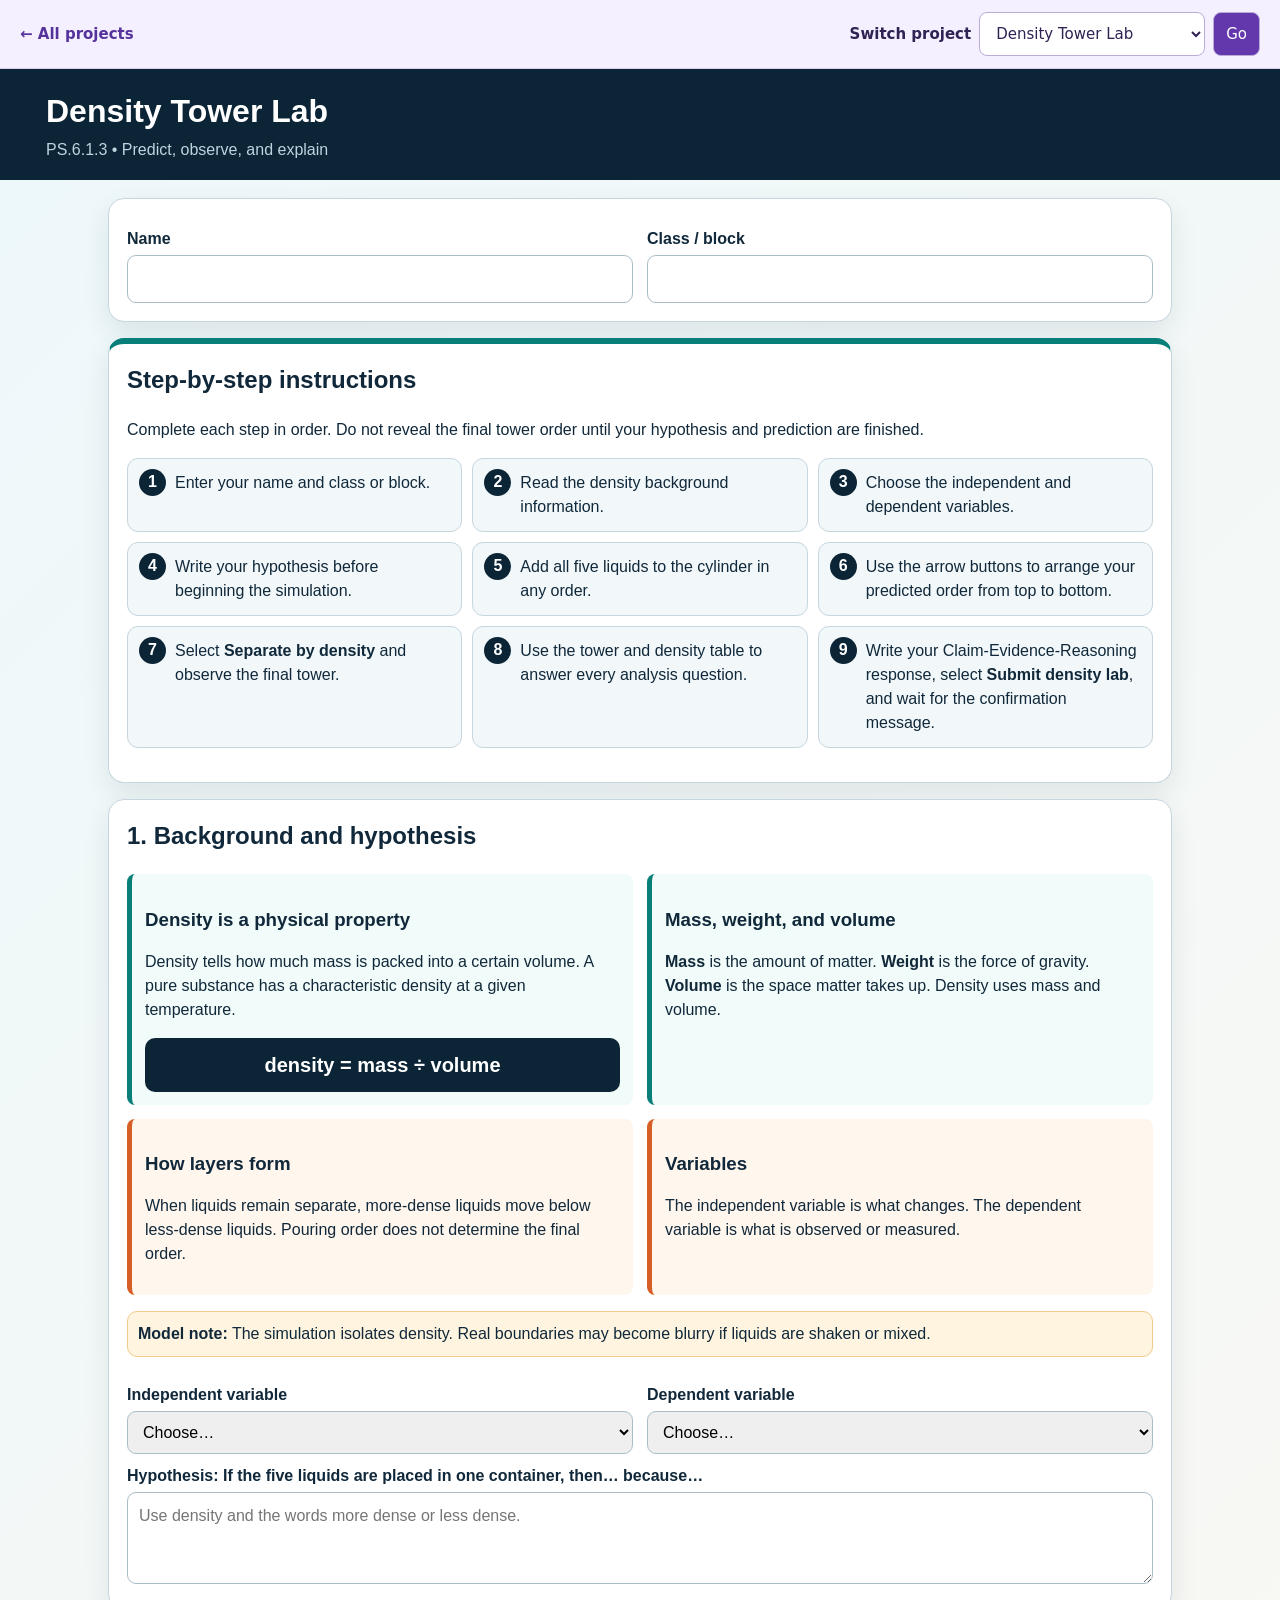
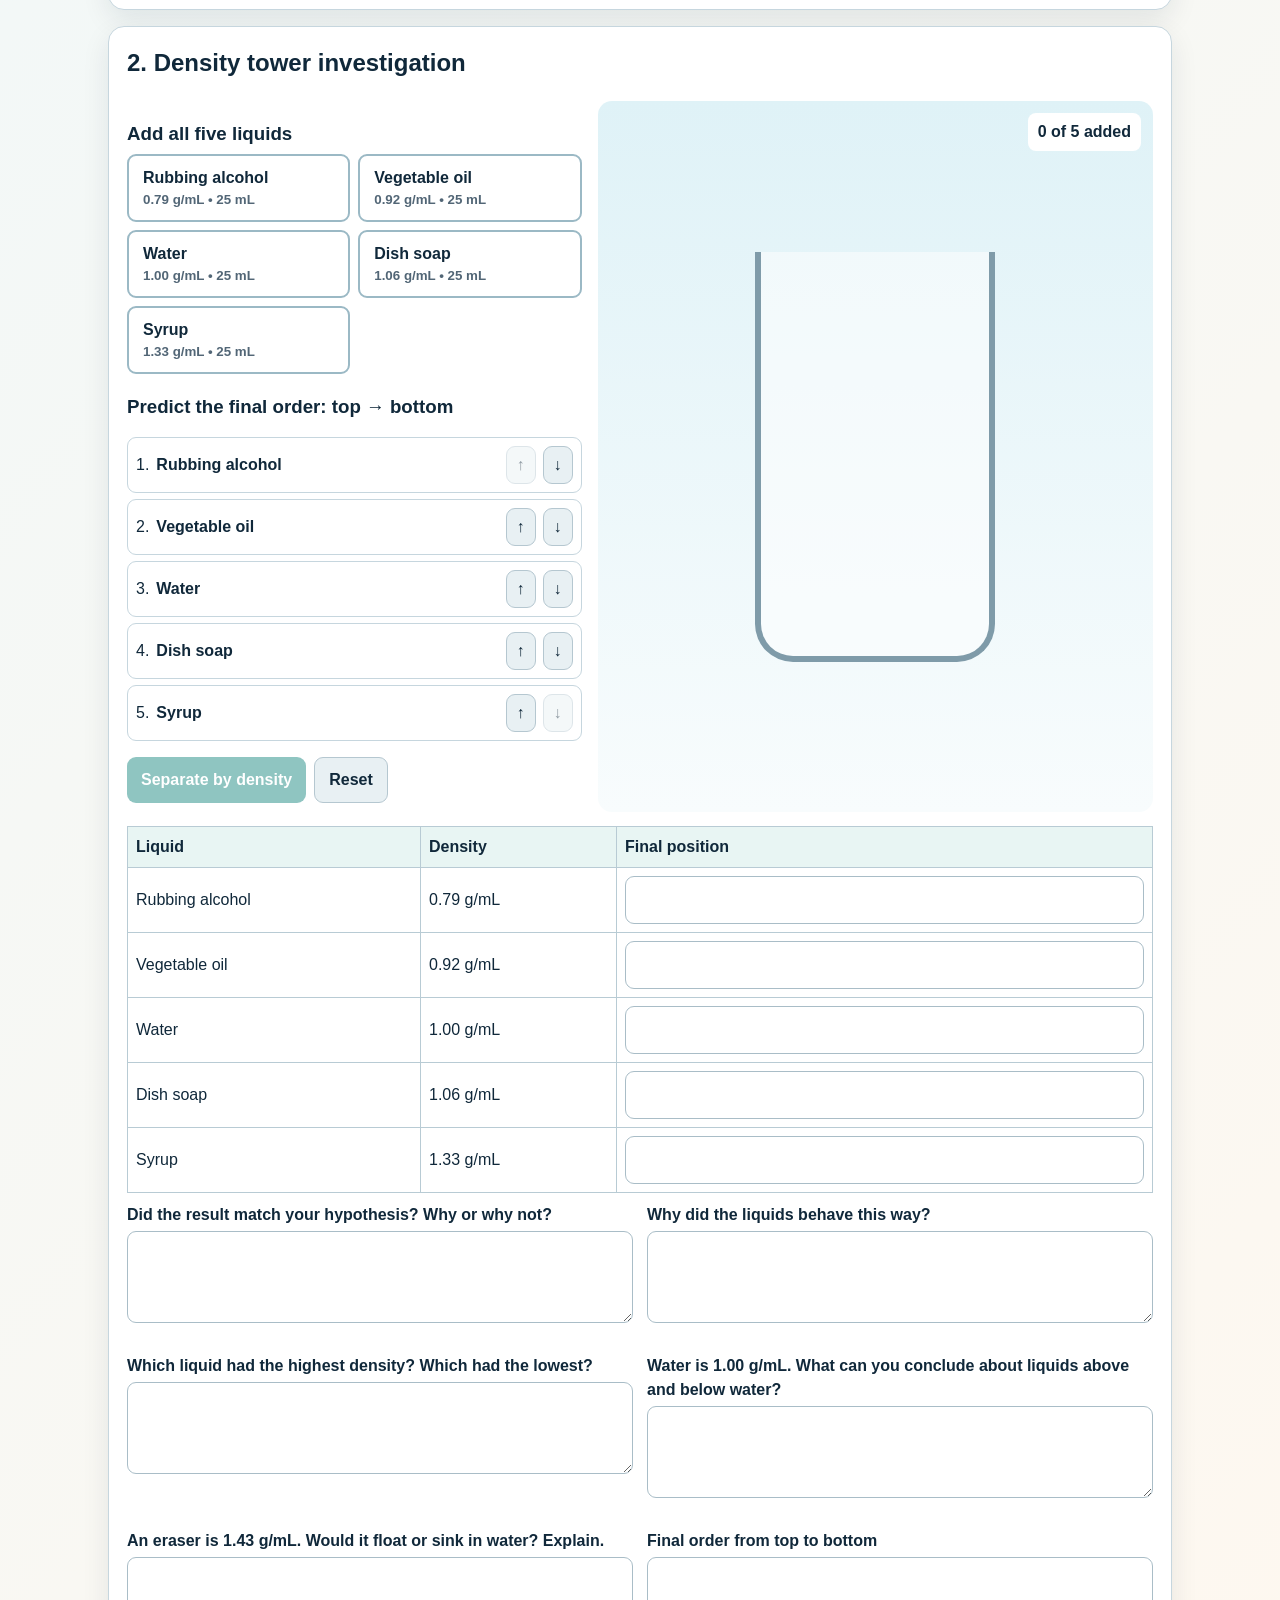
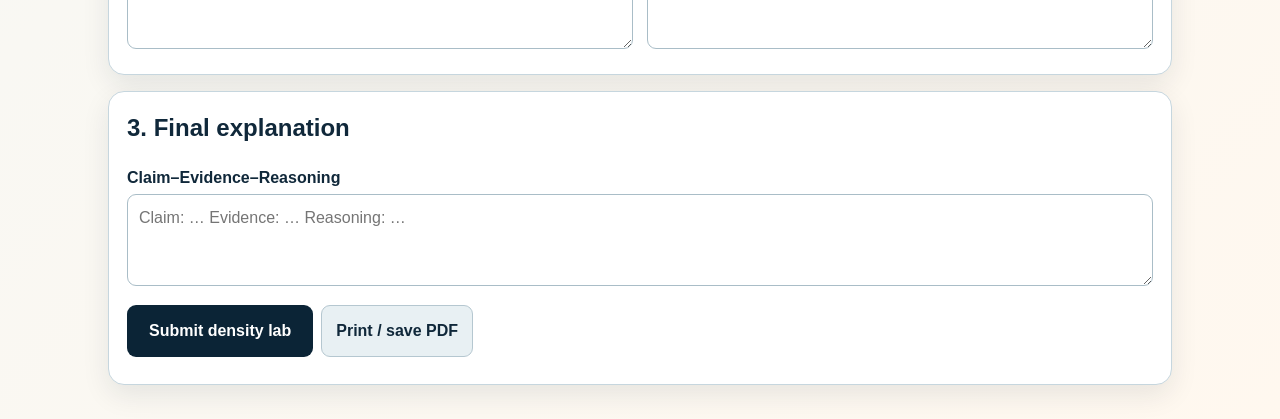
<file: projects/density-tower/index.html>
<!doctype html>
<html lang="en">
<head>
  <base target="_top">
  <meta charset="utf-8"><meta name="viewport" content="width=device-width,initial-scale=1">
  <title>Density Tower Lab</title>
  <style>
    :root{--ink:#10283a;--muted:#526676;--navy:#0b2436;--teal:#087f78;--mint:#0fc6b5;--line:#c6d6de;--paper:#f5fafc;--orange:#d75e25;font-family:Arial,sans-serif;color:var(--ink)}*{box-sizing:border-box}body{margin:0;background:linear-gradient(135deg,#edf8fb,#fff8ef);line-height:1.5}header{background:var(--navy);color:#fff;padding:18px clamp(16px,4vw,46px);position:sticky;top:0;z-index:4}header h1{margin:0;font-size:clamp(22px,4vw,32px)}header p{margin:3px 0 0;color:#bdd5df}main{max-width:1100px;margin:auto;padding:18px}.card{background:#fff;border:1px solid var(--line);border-radius:16px;padding:18px;margin-bottom:16px;box-shadow:0 10px 28px rgba(11,36,54,.09)}h2{margin-top:0}h3{margin-bottom:6px}.grid{display:grid;grid-template-columns:1fr 1fr;gap:14px}.info{border-left:5px solid var(--teal);background:#f1fbf9;padding:13px;border-radius:8px}.info.orange{border-color:var(--orange);background:#fff6ee}.formula{background:var(--navy);color:#fff;padding:12px;text-align:center;border-radius:10px;font-weight:bold;font-size:20px}.procedure{border-top:6px solid var(--teal)}.steps{display:grid;grid-template-columns:repeat(3,1fr);gap:10px;list-style:none;padding:0;counter-reset:step}.steps li{counter-increment:step;background:#f2f8fa;border:1px solid var(--line);border-radius:11px;padding:12px 12px 12px 47px;position:relative}.steps li:before{content:counter(step);position:absolute;left:11px;top:10px;width:27px;height:27px;border-radius:50%;display:grid;place-items:center;background:var(--navy);color:#fff;font-weight:bold}label{font-weight:bold;display:block;margin:10px 0 4px}input,select,textarea{width:100%;padding:11px;border:1.5px solid #a9bdc7;border-radius:9px;font:inherit}textarea{min-height:92px;resize:vertical}.actions{display:flex;gap:8px;flex-wrap:wrap;margin-top:12px}button{border:0;border-radius:9px;padding:10px 14px;font:inherit;font-weight:bold;cursor:pointer;background:var(--teal);color:#fff}button.secondary{background:#e8f0f3;color:var(--ink);border:1px solid #b5c7d0}button:disabled{opacity:.45;cursor:not-allowed}.sim{display:grid;grid-template-columns:.9fr 1.1fr;gap:16px}.liquids{display:grid;grid-template-columns:1fr 1fr;gap:8px}.liquid{text-align:left;background:#fff;color:var(--ink);border:2px solid #9bb9c5}.liquid small{display:block;color:var(--muted)}ol{padding-left:0;list-style:none}.order li{display:flex;gap:7px;align-items:center;border:1px solid var(--line);border-radius:9px;padding:8px;margin:6px 0}.order span:nth-child(2){flex:1;font-weight:bold}.order button{padding:6px 10px;background:#e8f0f3;color:var(--ink);border:1px solid #b5c7d0}.cylinder-box{min-height:500px;background:linear-gradient(#dff2f7,#f8fcfd);border-radius:14px;display:grid;place-items:center;position:relative}.cylinder{width:min(240px,70%);height:410px;border:6px solid #7f9ba9;border-top:0;border-radius:0 0 38px 38px;overflow:hidden;display:flex;flex-direction:column-reverse;background:#ffffff88}.layer{height:0;display:flex;align-items:center;justify-content:center;text-align:center;font-weight:bold;transition:height .6s,order 1s}.layer.show{height:20%}.alcohol{background:#e8456bb8}.oil{background:#f4c93dc7}.water{background:#38aee1b8}.soap{background:#34ab69b8}.syrup{background:#ae632ccb;color:#fff}.status{position:absolute;top:12px;right:12px;background:#fff;padding:7px 10px;border-radius:8px;font-weight:bold}table{width:100%;border-collapse:collapse;margin-top:14px}th,td{border:1px solid #b8cbd4;padding:8px;text-align:left}th{background:#e8f5f3}.notice{background:#fff4df;border:1px solid #efcb88;border-radius:10px;padding:10px}.feedback{font-weight:bold;margin-top:9px}.good{color:#08734c}.bad{color:#a04816}.submit{background:var(--navy);padding:14px 22px}.hidden{display:none}@media(max-width:760px){.grid,.sim,.steps{grid-template-columns:1fr}.liquids{grid-template-columns:1fr 1fr}header{position:static}}
  </style>
</head>
<body>
  <header><h1>Density Tower Lab</h1><p>PS.6.1.3 • Predict, observe, and explain</p></header>
  <main>
    <section class="card"><div class="grid"><div><label for="studentName">Name</label><input id="studentName"></div><div><label for="classBlock">Class / block</label><input id="classBlock"></div></div></section>
    <section class="card procedure"><h2>Step-by-step instructions</h2><p>Complete each step in order. Do not reveal the final tower order until your hypothesis and prediction are finished.</p><ol class="steps"><li>Enter your name and class or block.</li><li>Read the density background information.</li><li>Choose the independent and dependent variables.</li><li>Write your hypothesis before beginning the simulation.</li><li>Add all five liquids to the cylinder in any order.</li><li>Use the arrow buttons to arrange your predicted order from top to bottom.</li><li>Select <b>Separate by density</b> and observe the final tower.</li><li>Use the tower and density table to answer every analysis question.</li><li>Write your Claim-Evidence-Reasoning response, select <b>Submit density lab</b>, and wait for the confirmation message.</li></ol></section>
    <section class="card"><h2>1. Background and hypothesis</h2><div class="grid"><div class="info"><h3>Density is a physical property</h3><p>Density tells how much mass is packed into a certain volume. A pure substance has a characteristic density at a given temperature.</p><div class="formula">density = mass ÷ volume</div></div><div class="info"><h3>Mass, weight, and volume</h3><p><b>Mass</b> is the amount of matter. <b>Weight</b> is the force of gravity. <b>Volume</b> is the space matter takes up. Density uses mass and volume.</p></div><div class="info orange"><h3>How layers form</h3><p>When liquids remain separate, more-dense liquids move below less-dense liquids. Pouring order does not determine the final order.</p></div><div class="info orange"><h3>Variables</h3><p>The independent variable is what changes. The dependent variable is what is observed or measured.</p></div></div><p class="notice"><b>Model note:</b> The simulation isolates density. Real boundaries may become blurry if liquids are shaken or mixed.</p><div class="grid"><div><label for="iv">Independent variable</label><select id="iv"><option value="">Choose…</option><option>Liquid identity</option><option>Final layer position</option><option>Container size</option></select></div><div><label for="dv">Dependent variable</label><select id="dv"><option value="">Choose…</option><option>Final layer position</option><option>Liquid identity</option><option>Amount poured</option></select></div></div><label for="hypothesis">Hypothesis: If the five liquids are placed in one container, then… because…</label><textarea id="hypothesis" placeholder="Use density and the words more dense or less dense."></textarea></section>
    <section class="card"><h2>2. Density tower investigation</h2><div class="sim"><div><h3>Add all five liquids</h3><div class="liquids" id="liquidButtons"></div><h3>Predict the final order: top → bottom</h3><ol class="order" id="prediction"></ol><div class="actions"><button id="separate" disabled>Separate by density</button><button class="secondary" id="reset">Reset</button></div><div class="feedback" id="simFeedback"></div></div><div class="cylinder-box"><div class="status" id="status">0 of 5 added</div><div class="cylinder" id="cylinder"></div></div></div><table><thead><tr><th>Liquid</th><th>Density</th><th>Final position</th></tr></thead><tbody id="results"></tbody></table>
      <div class="grid"><div><label for="expectedResult">Did the result match your hypothesis? Why or why not?</label><textarea id="expectedResult"></textarea></div><div><label for="densityExplanation">Why did the liquids behave this way?</label><textarea id="densityExplanation"></textarea></div><div><label for="highestLowest">Which liquid had the highest density? Which had the lowest?</label><textarea id="highestLowest"></textarea></div><div><label for="waterConclusion">Water is 1.00 g/mL. What can you conclude about liquids above and below water?</label><textarea id="waterConclusion"></textarea></div><div><label for="eraserPrediction">An eraser is 1.43 g/mL. Would it float or sink in water? Explain.</label><textarea id="eraserPrediction"></textarea></div><div><label for="finalOrder">Final order from top to bottom</label><textarea id="finalOrder" readonly></textarea></div></div>
    </section>
    <section class="card"><h2>3. Final explanation</h2><label for="cer">Claim–Evidence–Reasoning</label><textarea id="cer" placeholder="Claim: … Evidence: … Reasoning: …"></textarea><div class="actions"><button class="submit" id="submit">Submit density lab</button><button class="secondary" onclick="window.print()">Print / save PDF</button></div><div class="feedback" id="submitFeedback" aria-live="polite"></div></section>
  </main>
  <script>
    const liquids=[{id:'alcohol',name:'Rubbing alcohol',d:.79},{id:'oil',name:'Vegetable oil',d:.92},{id:'water',name:'Water',d:1},{id:'soap',name:'Dish soap',d:1.06},{id:'syrup',name:'Syrup',d:1.33}];
    let added=[],prediction=liquids.map(x=>x.id);const $=id=>document.getElementById(id);
    function renderLiquids(){const w=$('liquidButtons');w.innerHTML='';liquids.forEach(l=>{const b=document.createElement('button');b.className='liquid';b.disabled=added.includes(l.id);b.innerHTML=l.name+'<small>'+l.d.toFixed(2)+' g/mL • 25 mL</small>';b.onclick=()=>add(l);w.appendChild(b)})}
    function add(l){added.push(l.id);const e=document.createElement('div');e.className='layer '+l.id+' show';e.dataset.id=l.id;e.style.order=added.length;e.textContent=l.name;$('cylinder').appendChild(e);$('status').textContent=added.length+' of 5 added';$('separate').disabled=added.length<5;renderLiquids()}
    function renderPrediction(){const w=$('prediction');w.innerHTML='';prediction.forEach((id,i)=>{const l=liquids.find(x=>x.id===id),li=document.createElement('li');li.innerHTML='<span>'+(i+1)+'.</span><span>'+l.name+'</span><button aria-label="Move up">↑</button><button aria-label="Move down">↓</button>';const b=li.querySelectorAll('button');b[0].disabled=i===0;b[1].disabled=i===4;b[0].onclick=()=>move(i,-1);b[1].onclick=()=>move(i,1);w.appendChild(li)})}
    function move(i,n){const j=i+n;[prediction[i],prediction[j]]=[prediction[j],prediction[i]];renderPrediction()}
    $('separate').onclick=()=>{const bottom=[...liquids].sort((a,b)=>b.d-a.d),top=[...liquids].sort((a,b)=>a.d-b.d);bottom.forEach((l,i)=>document.querySelector('[data-id="'+l.id+'"]').style.order=i+1);const correct=top.map(x=>x.id),hits=prediction.filter((x,i)=>x===correct[i]).length;$('simFeedback').textContent='Your prediction placed '+hits+' of 5 liquids in the exact position.';$('simFeedback').className='feedback '+(hits===5?'good':'bad');$('finalOrder').value=top.map(x=>x.name).join(' → ');$('results').querySelectorAll('input').forEach((x,i)=>x.value=(i+1)+' of 5');save()};
    $('reset').onclick=()=>{added=[];$('cylinder').innerHTML='';$('status').textContent='0 of 5 added';$('separate').disabled=true;$('simFeedback').textContent='';renderLiquids()};
    const fields=['studentName','classBlock','iv','dv','hypothesis','expectedResult','densityExplanation','highestLowest','waterConclusion','eraserPrediction','finalOrder','cer'];function save(){const d={};fields.forEach(id=>d[id]=$(id).value);localStorage.setItem('densityLabGas',JSON.stringify(d))}function load(){try{const d=JSON.parse(localStorage.getItem('densityLabGas')||'{}');fields.forEach(id=>{if(d[id])$(id).value=d[id]})}catch(e){}}fields.forEach(id=>$(id).addEventListener('input',save));
    $('submit').onclick=()=>{const payload={studentName:$('studentName').value,classBlock:$('classBlock').value,independentVariable:$('iv').value,dependentVariable:$('dv').value,hypothesis:$('hypothesis').value,finalOrder:$('finalOrder').value,expectedResult:$('expectedResult').value,densityExplanation:$('densityExplanation').value,highestLowest:$('highestLowest').value,waterConclusion:$('waterConclusion').value,eraserPrediction:$('eraserPrediction').value,cer:$('cer').value};$('submit').disabled=true;$('submitFeedback').textContent='Submitting…';google.script.run.withSuccessHandler(r=>{$('submit').disabled=false;$('submitFeedback').textContent=r.message;$('submitFeedback').className='feedback good'}).withFailureHandler(e=>{$('submit').disabled=false;$('submitFeedback').textContent=e.message||'Submission failed. Please try again.';$('submitFeedback').className='feedback bad'}).submitDensityLab(payload)};
    [...liquids].sort((a,b)=>a.d-b.d).forEach(l=>$('results').insertAdjacentHTML('beforeend','<tr><td>'+l.name+'</td><td>'+l.d.toFixed(2)+' g/mL</td><td><input readonly></td></tr>'));renderLiquids();renderPrediction();load();
  </script>
<script src="../../assets/project-switcher.js" defer></script>
</body></html>
</file>
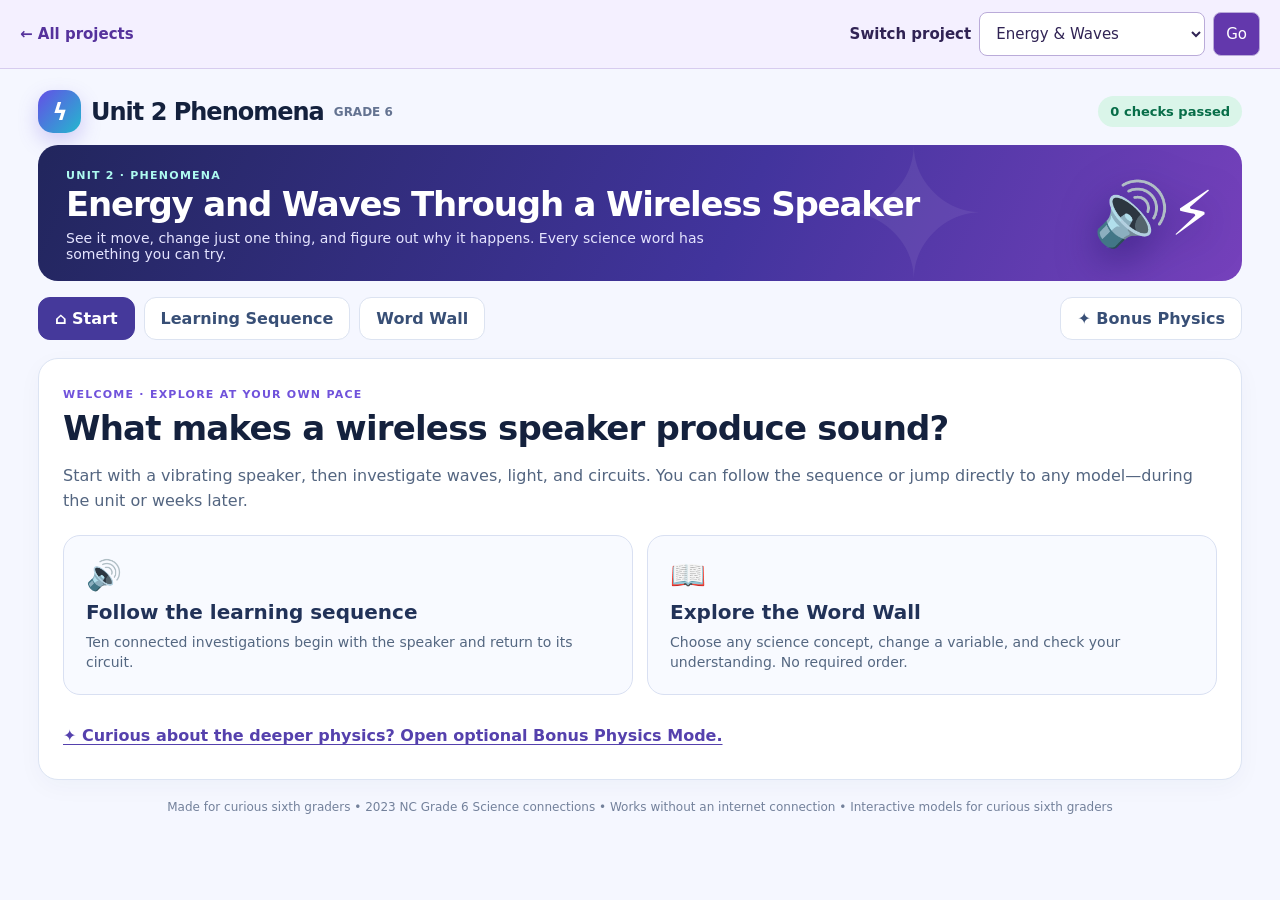
<file: projects/energy-and-waves/index.html>
<!doctype html>
<html lang="en"><head><meta charset="utf-8"><meta name="viewport" content="width=device-width,initial-scale=1,viewport-fit=cover"><meta name="theme-color" content="#101a3d"><title>Unit 2 Phenomena: Energy and Waves Through a Wireless Speaker</title>
<style>
:root{--ink:#14213d;--muted:#52647f;--violet:#7052db;--purple:#9067f8;--blue:#287ac8;--cyan:#18b9bc;--paper:#f5f7ff;--line:#dce4f4;--white:#fff;--coral:#eb705f}*{box-sizing:border-box}body{margin:0;background:var(--paper);font-family:ui-rounded,"SF Pro Rounded",Inter,system-ui,-apple-system,"Segoe UI",sans-serif;color:var(--ink)}button,input,select{font:inherit}button{cursor:pointer}button:focus-visible,input:focus-visible,select:focus-visible,a:focus-visible{outline:3px solid #ffb649;outline-offset:2px}button:disabled{opacity:.45;cursor:not-allowed}.shell{max-width:1510px;margin:0 auto;padding:17px 22px 32px}.topbar{display:flex;align-items:center;justify-content:space-between;gap:18px;padding:7px 0 20px}.brand{display:flex;align-items:center;gap:10px;font-size:24px;font-weight:900;letter-spacing:-1px}.brandmark{display:grid;place-items:center;width:43px;height:43px;border-radius:15px;background:linear-gradient(130deg,#644fe6,#24b8ce);color:white;font-size:23px;box-shadow:0 8px 20px #6954dd44}.nav{display:flex;gap:6px;background:#e9edfb;padding:5px;border-radius:15px}.nav button{border:0;border-radius:11px;padding:11px 15px;color:#455572;background:transparent;font-weight:750}.nav button.active{background:white;color:#4430b0;box-shadow:0 2px 8px #7383aa25}.topright{display:flex;align-items:center;gap:13px;font-size:13px;color:var(--muted);font-weight:700}.progressdot{background:#daf5e9;color:#076d48;border-radius:30px;padding:8px 12px}.hero{background:linear-gradient(115deg,#22265e 1%,#42349d 58%,#7641bc);border-radius:25px;color:white;padding:26px 32px;margin:0 0 20px;display:flex;justify-content:space-between;gap:18px;align-items:center;overflow:hidden;position:relative}.hero:after{content:"✦";position:absolute;right:21%;top:-34px;color:#ffffff12;font-size:180px;pointer-events:none}.hero h1{font-size:clamp(27px,3vw,39px);margin:3px 0 7px;letter-spacing:-1.2px;line-height:1.09}.hero p{margin:0;color:#e5e4ff;font-size:16px;max-width:650px}.eyebrow{font-size:12px;text-transform:uppercase;letter-spacing:1.5px;font-weight:900;color:#b4fbef}.heroicon{font-size:62px;filter:drop-shadow(0 12px 20px #1309588a)}.labrow{display:flex;gap:8px;margin:8px 0 18px;overflow-x:auto;padding:0 0 5px}.labpill{flex-shrink:0;background:white;color:#4e5f81;border:1px solid #e2e8f5;border-radius:30px;padding:9px 13px;font-weight:750;font-size:13px}.labpill.active{background:#e9e4ff;border-color:#ac9df8;color:#5436be}.layout{display:grid;grid-template-columns:272px minmax(0,1fr);gap:19px}.sidebar,.view,.panel,.miniCard,.teacherCard{background:white;border:1px solid var(--line);border-radius:20px;box-shadow:0 4px 22px #2e437d0a}.sidebar{padding:16px;align-self:start;max-height:calc(100vh - 135px);overflow:auto;position:sticky;top:12px}.search{width:100%;border:1px solid #dce2f0;background:#f7f8ff;border-radius:12px;padding:12px;color:var(--ink);font-size:14px}.sidelabel{font-size:11px;text-transform:uppercase;letter-spacing:1.4px;font-weight:900;color:#72809a;margin:17px 6px 8px}.worditem{display:flex;align-items:center;gap:10px;border:0;background:transparent;width:100%;text-align:left;border-radius:12px;padding:9px 10px;color:#334564;font-size:13.5px;font-weight:720;min-height:41px}.worditem:hover{background:#f0efff}.worditem.active{background:#eeeaff;color:#4b2fa8}.worditem .wicon{display:grid;place-items:center;width:31px;height:31px;border-radius:10px;background:#edf2ff;font-size:17px;flex-shrink:0}.worditem.active .wicon{background:#ded3ff}.worditem .tick{margin-left:auto;color:#18895e}.view{padding:22px;min-width:0}.headingRow{display:flex;justify-content:space-between;align-items:start;gap:14px}.hint{display:inline-flex;align-items:center;gap:6px;text-transform:uppercase;letter-spacing:1.25px;color:var(--violet);font-size:11px;font-weight:900}.headingRow h2{font-size:clamp(24px,2.6vw,33px);margin:5px 0 5px;letter-spacing:-.9px}.definition{font-size:15px;color:#50617d;line-height:1.45;margin:0 0 17px}.standard{background:#f1f3fb;padding:8px 10px;border-radius:10px;font-size:11px;color:#586781;white-space:nowrap;font-weight:800}.canvasCard{background:#101a3d;border-radius:19px;overflow:hidden;position:relative;box-shadow:0 12px 30px #18296230}.sceneCanvas{display:block;width:100%;aspect-ratio:960/530;background:#101a3d}.stageOverlay{position:absolute;left:15px;top:13px;background:#ffffff14;color:#d8eeff;border:1px solid #ffffff22;font-size:12px;padding:7px 10px;border-radius:9px;font-weight:750;pointer-events:none}.stageStatus{position:absolute;right:15px;top:13px;background:#ffffff1e;color:#fff;padding:7px 10px;border:1px solid #ffffff22;border-radius:9px;font-size:12px;font-weight:750;max-width:48%;text-align:right}.underStage{display:flex;align-items:center;justify-content:space-between;gap:12px;padding:11px 3px 15px;flex-wrap:wrap}.stageCaption{font-size:13px;color:#526480;flex:1;min-width:180px}.stageButtons{display:flex;gap:7px}.tinyBtn{background:#eef0fa;color:#4d5680;border:0;border-radius:10px;padding:9px 12px;font-weight:800;font-size:12px}.tinyBtn.active{background:#e6dcff;color:#6242b8}.controls{display:flex;flex-wrap:wrap;align-items:center;gap:14px;border:1px solid #dde6f8;background:#f8faff;padding:14px 18px;border-radius:15px;margin-top:0}.controlCaption{font-size:13px;color:#536484;font-weight:750}.controlName{font-size:14px;font-weight:900;color:#29395c}.rangeZone{flex:1;min-width:180px;display:flex;gap:12px;align-items:center}.rangeZone input{accent-color:#7754db;width:100%;height:27px}.val{background:white;border:1px solid #dcdff1;color:#5035ba;min-width:72px;text-align:center;font-weight:900;font-size:14px;border-radius:10px;padding:9px 7px}.controlRight{display:flex;gap:6px}.controlRight button{border:1px solid #dfe5f5;background:white;border-radius:10px;padding:9px 11px;font-size:12px;color:#536081;font-weight:850}.mission{display:grid;grid-template-columns:1fr 1fr;gap:13px;margin-top:17px}.questionBox,.explainBox{border-radius:16px;padding:17px 19px;border:1px solid #e0e5f2;background:#fbfcff;min-width:0}.questionBox{background:#f6f1ff;border-color:#e7daff}.boxEyebrow{font-size:11px;text-transform:uppercase;letter-spacing:1.1px;font-weight:900;color:#6545bd}.questionBox h3,.explainBox h3{font-size:16px;line-height:1.35;margin:7px 0 11px}.choices{display:flex;flex-wrap:wrap;gap:7px}.choices button{background:white;border:1px solid #d6c9f8;border-radius:10px;padding:10px 12px;color:#4b3b84;font-size:12px;font-weight:750;text-align:left}.choices button.selected.good{background:#dcf8e6;border-color:#64b891;color:#176b48}.choices button.selected.bad{background:#ffeae9;border-color:#e6a6a3;color:#973c3e}.feedback{font-size:12px;line-height:1.5;color:#475879;margin-top:9px;min-height:15px}.explainBox p{margin:8px 0 12px;color:#51617b;font-size:13px;line-height:1.5}.mastered{background:#e5f7ec;color:#18744d;border:0;font-weight:850;border-radius:11px;padding:10px 13px;font-size:12px}.mastered.done{background:#22875c;color:white}.nextrow{display:flex;gap:10px;justify-content:space-between;align-items:center;margin-top:19px}.nextrow button{border:1px solid #dbe1f0;background:#fff;border-radius:12px;padding:12px 17px;font-weight:800;color:#53618a}.nextrow .next{border:0;background:#6c4bd7;color:white}.note{font-size:12px;color:#687a95;max-width:470px;line-height:1.4}.advPanel{margin-top:14px;padding:0 15px;border:1px dashed #b7b0e7;border-radius:14px;background:#fbfaff}.advPanel summary{cursor:pointer;padding:13px;font-size:13px;font-weight:850;color:#5744ac}.advPanel p{font-size:13px;line-height:1.6;color:#4e5c7c;overflow-wrap:anywhere}.gridCards{display:grid;grid-template-columns:repeat(3,minmax(0,1fr));gap:13px}.miniCard{padding:16px;cursor:pointer;min-height:126px;text-align:left;color:inherit}.miniCard:hover{border-color:#a293e3;transform:translateY(-1px)}.miniCard .emoji{font-size:27px}.miniCard strong{display:block;margin:7px 0 4px}.miniCard p{color:#62728d;font-size:12px;margin:0;line-height:1.4}.teacherCard{padding:22px;margin-bottom:15px}.teacherCard h3{margin:0 0 10px}.teacherCard p,.teacherCard li{line-height:1.65;color:#52627d;font-size:14px}.teachGrid{display:grid;grid-template-columns:repeat(2,minmax(0,1fr));gap:14px}.srOnly{position:absolute;width:1px;height:1px;padding:0;margin:-1px;overflow:hidden;clip:rect(0,0,0,0);white-space:nowrap;border:0}.mobileBrowse{display:none}.modegroup{display:flex;gap:6px;align-items:center}.modegroup button{border:1px solid #d8dded;padding:8px 12px;background:white;border-radius:11px;color:#536080;font-size:12px;font-weight:850}.modegroup button.active{background:#e7ddff;color:#6242bc;border-color:#b9a6ff}.footer{padding:18px;color:#73819b;font-size:12px;line-height:1.6;text-align:center}.reviewbtn{background:#6a4ad4;color:white;border:0;padding:12px 18px;border-radius:11px;font-weight:850}.tally{font-size:16px;font-weight:900;color:#553ab6}.answerText{padding:13px;background:#eff9f2;border-radius:10px;color:#225f48!important}.wordWallSection{padding-bottom:15px}.wordWallSection h3{margin:16px 0 11px}.wallgrid{display:grid;grid-template-columns:repeat(4,minmax(0,1fr));gap:11px}.wallbtn{text-align:left;min-height:100px;border:1px solid #e2e5f3;border-radius:15px;background:#f9faff;padding:14px}.wallbtn:hover{background:#efeaff}.wallbtn .emoji{font-size:21px;display:block}.wallbtn b{font-size:13px;display:block;margin-top:5px}.wallbtn small{color:#73809a;font-size:10px;display:block;margin-top:4px}.hidden{display:none!important}
@media(max-width:1180px){.layout{grid-template-columns:235px minmax(0,1fr)}.sidebar{padding:11px}.view{padding:17px}.mission{grid-template-columns:1fr}.gridCards{grid-template-columns:repeat(2,minmax(0,1fr))}}@media(max-width:800px){.shell{padding:12px}.topbar{flex-wrap:wrap;padding-bottom:13px}.brand{font-size:22px}.nav{order:3;width:100%;overflow-x:auto;justify-content:space-between}.nav button{font-size:12px;padding:10px}.topright{margin-left:auto}.hero{padding:20px;margin-bottom:14px}.heroicon{display:none}.hero h1{font-size:28px}.hero p{font-size:13px}.layout{display:block}.sidebar{display:none}.mobileBrowse{display:block;margin-bottom:12px}.mobileBrowse select{width:100%;padding:13px;border-radius:13px;border:1px solid #d9ddec;background:white;color:#354467;font-weight:700}.view{padding:14px}.standard{display:none}.headingRow h2{font-size:28px}.definition{font-size:14px}.stageOverlay{display:none}.stageStatus{font-size:10px;right:7px;top:7px;padding:5px 7px}.stageCaption{font-size:12px}.controls{padding:12px;gap:9px}.rangeZone{min-width:100%}.controlRight{margin-left:auto}.wallgrid{grid-template-columns:repeat(2,minmax(0,1fr))}.teachGrid{grid-template-columns:1fr}.note{display:none}}@media(max-width:450px){.topright{font-size:11px}.progressdot{padding:6px 8px}.hero h1{font-size:24px}.hero p{font-size:12px}.nav button{padding:9px}.worditem{font-size:12px}.underStage{padding-bottom:8px}.stageButtons{width:100%}.stageButtons .tinyBtn{flex:1;padding:9px 5px}.stageCaption{width:100%}.controlRight{flex-wrap:wrap;justify-content:end}.questionBox,.explainBox{padding:14px}.nextrow button{padding:10px}}@media(prefers-reduced-motion:reduce){.miniCard:hover{transform:none}}

/* SparkLab Mobile Fix: intentional portrait graphics, larger touch controls, no missing file dependencies */
.mobileScene{display:none;width:100%;height:auto;aspect-ratio:400/460;background:#101a3d}
#snapshotModal[hidden]{display:none!important}
#snapshotModal{position:fixed;inset:0;z-index:100;background:#0b113bd9;display:grid;place-items:center;padding:16px}
#snapshotModal .snapshotCard{background:white;width:min(100%,500px);max-height:95dvh;overflow:auto;border-radius:18px;padding:17px;text-align:center}
#snapshotModal img{display:block;width:100%;max-height:65dvh;object-fit:contain;border-radius:12px;background:#101a3d}
#snapshotModal button{margin:10px 0 0;width:100%;border:0;background:#6c4bd7;color:white;border-radius:12px;min-height:48px;font-weight:800}
#snapshotModal p{margin:8px 0;font-size:14px;color:#52647f}
#shareNotes{color:#647391;font-size:12px;line-height:1.5;margin:6px 0 0;text-align:center}
@media(max-width:800px){
.sceneCanvas{display:none}
.mobileScene{display:block}
.hero{padding:14px 16px;border-radius:18px}
.hero h1{font-size:22px;margin:3px 0}
.hero p{font-size:13px;line-height:1.38}
.labrow{margin:6px 0 10px}
.labpill{padding:8px 11px;font-size:12px}
.view{padding:12px}
.definition{font-size:16px}
.headingRow h2{font-size:25px}
.stageButtons{display:grid;grid-template-columns:repeat(4,minmax(0,1fr));gap:6px;width:100%}
.stageButtons .tinyBtn{font-size:12px;min-height:46px;padding:7px 2px}
.controls{gap:11px;padding:13px}
.controls .controlCaption{font-size:14px}
.controls .controlName{font-size:16px}
.rangeZone input{min-height:45px;touch-action:pan-x}
.rangeZone .val{font-size:16px;min-width:82px}
.controlRight button,.controlOptions button{min-height:44px;font-size:13px}.controlOptions{display:flex;gap:7px;flex-wrap:wrap}.controlOptions button{border:1px solid #ccd5e9;background:#fff;color:#425476;border-radius:11px;padding:8px 12px;font-weight:750}.controlOptions button.active{background:#e9e4ff;border-color:#9d8af0;color:#4b32b3}
.questionBox h3,.explainBox h3{font-size:17px}
.choices button,.mastered{min-height:44px;font-size:14px}
.nav button{min-height:44px}
.mobileBrowse select{font-size:16px;min-height:51px}
.nextrow button{min-height:46px}
.stageStatus{display:none}
.stageCaption{font-size:13px}
}
@media(max-width:390px){.shell{padding:9px}.brand{font-size:20px}.nav{gap:3px;padding:3px}.nav button{padding:9px 6px;font-size:11px}.hero p{font-size:12px}}
</style><link rel="stylesheet" href="redesign.css"></head><body><div class="shell">
<header class="topbar"><div class="brand"><span class="brandmark">ϟ</span> Unit 2 Phenomena <span style="font-size:12px;color:#647391;font-weight:700;letter-spacing:0">GRADE 6</span></div><div class="nav" aria-label="Main navigation"><button data-page="explore" class="active">✨ Explore</button><button data-page="labs">🧪 Mini labs</button><button data-page="wall">📚 Word wall</button><button data-page="teacher">🔬 Teacher + physics</button></div><div class="topright"><span class="progressdot" id="progressText">0 / 31 explored</span></div></header>
<section class="hero"><div><div class="hint" style="color:#aefbf0">UNIT 2 · PHENOMENA</div><h1>Energy and Waves Through a Wireless Speaker</h1><p>See it move, change just one thing, and figure out why it happens. Every science word has something you can try.</p></div><div class="heroicon" aria-hidden="true">🔊⚡</div></section>
<div id="labPills" class="labrow"></div>
<div class="layout"><aside class="sidebar" id="sidebar"><input class="search" id="search" placeholder="🔎 Find a science word…" aria-label="Find a science word"><div class="sidelabel">31 animated science words</div><div id="wordList"></div></aside>
<main class="view" id="main"><div class="mobileBrowse"><label class="srOnly" for="mobileTerms">Choose vocabulary word</label><select id="mobileTerms"></select></div><section id="explorePage"><div class="headingRow"><div><div class="hint" id="topic">🧪 Waves & motion</div><h2 id="termTitle">Frequency</h2></div><div class="standard" id="standard">PS.6.3.1</div></div><p class="definition" id="definition"></p><div class="canvasCard"><canvas id="scene" class="sceneCanvas" width="960" height="530" role="img" aria-label="Animated scientific model; explanatory caption and controls appear below"></canvas><canvas id="mobileScene" aria-label="Large mobile friendly interactive science model, described below" class="mobileScene" width="400" height="460" role="img"></canvas><div class="stageOverlay" id="sceneLabel">Interactive model</div><div class="stageStatus" id="stageStatus" aria-live="polite"></div></div><div class="underStage"><div class="stageCaption" id="stageCaption"></div><div class="stageButtons"><button class="tinyBtn" id="play" aria-pressed="false">⏸ Pause</button><button class="tinyBtn" id="slow" aria-pressed="false">🐢 Slow</button><button class="tinyBtn" id="reset">↺ Reset</button><button class="tinyBtn" id="downloadGif">📷 Picture</button></div><p id="shareNotes">Tap Picture to save a frame of the current model.</p></div><div class="controls"><div><div class="controlCaption">Change one thing</div><div class="controlName" id="controlLabel"></div></div><div class="rangeZone"><input type="range" id="range" min="0" max="100" step="1" value="45" aria-label="Change a model variable"><output class="val" id="valueDisplay">45%</output></div><div class="controlOptions hidden" id="controlOptions" role="group" aria-label="Choose a model option"></div><div class="controlRight"><button id="playPitch" class="hidden">🔊 Hear the pitch</button><button id="chargeToggle" class="hidden" aria-pressed="false">± Charges</button><button id="fieldToggle" class="hidden" aria-pressed="false">↝ Field</button></div></div>
<div class="mission"><section class="questionBox"><div class="boxEyebrow">💭 Predict before you peek</div><h3 id="question"></h3><div class="choices"><button id="choice0"></button><button id="choice1"></button></div><div class="feedback" id="feedback" aria-live="polite">Pick your prediction, then change the model to test it.</div></section><section class="explainBox"><div class="boxEyebrow">🔎 Notice → Explain</div><h3>What changed? What stayed the same?</h3><p id="explainText"></p><button class="mastered" id="mastered">✓ I can explain this</button></section></div>
<details class="advPanel" id="scopeDetails"><summary>📘 Grade 6 science standards & boundaries</summary><p id="scopeText"></p></details><details class="advPanel" id="advDetails"><summary>🔬 Extra science (optional: advanced physics)</summary><p id="advancedText"></p><p><b>Science-model reminder:</b> animations are simplified and not to scale. Formulas and advanced explanations are not required for Grade 6.</p></details><div class="nextrow"><button id="prev">← Previous word</button><span class="note">Try this sentence: “When I changed ___, I noticed ___ because ___.”</span><button class="next" id="next">Next discovery →</button></div></section>
<section id="labsPage" class="hidden"><div class="hint">TEST IT YOURSELF</div><h2>Choose a mini lab</h2><p class="definition">You don’t need to memorize a definition first. Make a prediction, move a slider, and see what the model does.</p><div class="gridCards" id="labsGrid"></div></section>
<section id="wallPage" class="hidden"><div class="hint">YOUR SCIENCE DICTIONARY</div><h2>Word wall · 31 interactive models</h2><p class="definition">Tap a word to open its interactive model. A ✓ means you said you could explain it.</p><div id="wallGrid"></div></section>
<section id="teacherPage" class="hidden"><div class="hint">EXTENSIONS & STANDARDS</div><h2>Teacher tools & advanced physics</h2><p class="definition">Sixth-grade content comes first. The deeper math and field models are optional and visibly separated.</p><div class="teacherCard"><h3>Choose the explanation layer</h3><p><b>Student-first:</b> short definitions, observable changes, reasoning prompts, and a speaker connection. <b>Advanced:</b> teacher notes introducing vector calculus, electromagnetic fields, and geometric interpretations without treating them as sixth-grade requirements.</p><div class="modegroup"><button id="modeStudent" class="active">Student-first</button><button id="modeAdvanced">Show advanced overlays</button></div></div><div class="teachGrid"><div class="teacherCard"><h3>How to use in class</h3><ol><li>Ask students to predict before manipulating the model.</li><li>Have them change just one variable.</li><li>Pause the animation so students can describe what did and did not change.</li><li>Connect the explanation to the wireless speaker.</li><li>Have students explain orally, in writing, or with a labeled drawing.</li></ol></div><div class="teacherCard"><h3>Scientific guardrails</h3><ul><li>Small beads stand for <em>exaggerated</em> drift, not physical electron speeds.</li><li>Electrons never leap across the open gap; the capacitor-like extension only shows transient field changes and charge redistribution.</li><li>Sound needs a medium, while electromagnetic waves can travel in vacuum.</li><li>Particles vibrate locally; they do not ride with a traveling wave.</li><li>Water surface motion can have both vertical and horizontal components.</li></ul></div><div class="teacherCard"><h3>NCDPI boundaries</h3><p>Thermal energy transfer topics PS.6.2.1–2.2 do not require thermal-energy calculations; PS.6.2.3 does not require specific insulation-value calculations. PS.6.3.1 does not require calculating wave speed, frequency, or wavelength.</p><p>Other scope suggestions in this app are <b>instructional choices</b>, not verbatim boundary statements.</p></div><div class="teacherCard"><h3>Accessibility & privacy</h3><p>Mobile and keyboard operation, text explanations, high-contrast diagrams, manual pause, and reduced-motion support. Progress is stored only in this browser via localStorage (where permitted). No login, server, analytics, or third-party resources.</p><button class="tinyBtn" id="clearProgress">Reset progress on this device</button><p style="font-size:11px">All diagrams are idealized educational models, not laboratory measurements.</p></div></div></section></main></div><footer class="footer">Made for curious sixth graders • 2023 NC Grade 6 Science connections • Works without an internet connection • Interactive models for curious sixth graders</footer></div>
<div id="snapshotModal" hidden role="dialog" aria-modal="true" aria-label="Save a model image"><div class="snapshotCard"><strong>Save this science model</strong><p>On an iPhone, touch and hold the picture, then choose Save to Photos.</p><img id="snapshotImage" alt="Captured frame from the current science model"><button id="closeSnapshot">Close</button></div></div><script>
'use strict';
const WORDS=[{"term":"Material properties","standard_alignment":"PS.6.1.3","student_definition":"A material property is a feature we can observe or measure to describe and compare a material.","animation_example":"Select copper or rubber and watch how freely moving charges behave.","id":0,"scene":"matter","group":"Matter & energy","label":"Compare materials","min":0,"max":1,"default":0,"unit":"","question":"Which material lets charges move more freely?","choices":["Copper","Rubber"],"correct":0,"why":"Copper has mobile charges that can move through it; rubber holds its charges more tightly.","note":"A property is a material feature we can use to identify or compare it. In this model, copper conducts electricity and rubber insulates.","lab":"matter","advanced":["Materials","Matter properties emerge from microscopic structure and interactions. Material choice affects electrical conductivity, heat transport, and optical response."],"scope":"No explicit calculation boundary listed for this standard; this activity uses a qualitative teaching model.","slug":"material-properties","options":["Copper","Rubber"]},{"term":"conductors","standard_alignment":"PS.6.2.4","student_definition":"Materials that transfer thermal or electrical energy relatively easily","animation_example":"Copper wire","id":1,"scene":"conduct","group":"Matter & energy","label":"Choose a material","min":0,"max":1,"default":0,"unit":"","question":"Which sample transfers energy more easily?","choices":["Copper","Rubber"],"correct":0,"why":"In this model copper transfers electrical energy more easily than rubber.","note":"In this model copper transfers electrical energy more easily than rubber.","lab":"matter","advanced":["Constitutive laws","In an ohmic material J=σE is an approximation; conductivity σ characterizes response. Microscopic transport and surface charges together determine macroscopic current."],"scope":"No explicit calculation boundary listed for this standard; this activity uses a qualitative teaching model.","slug":"conductors","options":["Copper","Rubber"]},{"term":"insulators","standard_alignment":"PS.6.2.3; PS.6.2.4","student_definition":"Thermal insulators slow heat moving from a warmer place to a cooler place; they do not stop heat completely.","animation_example":"Choose thin, medium, or thick insulation and compare heat crossing.","id":2,"scene":"insulate","group":"Matter & energy","label":"Insulation thickness","min":0,"max":2,"default":1,"unit":"","question":"What happens to heat transfer when insulation gets thicker?","choices":["It slows down","It speeds up"],"correct":0,"why":"Thicker insulation slows heat transfer, but some heat can still pass through.","note":"Heat moves from the warmer side toward the cooler side. More insulation slows that transfer; it does not block it completely.","lab":"matter","advanced":["Thermal transport","Fourier’s law q = −k∇T describes conductive heat flow in a continuum approximation; thicker insulation generally raises thermal resistance."],"scope":"NCDPI explicit boundary: specific insulation-value calculations are not required.","slug":"insulators","options":["Thin","Medium","Thick"]},{"term":"Thermal Energy","standard_alignment":"PS.6.1.2; PS.6.2.1","student_definition":"Energy associated with particle motion and interactions","animation_example":"Warm speaker casing","id":3,"scene":"thermal","group":"Matter & energy","label":"Temperature change","min":0,"max":100,"default":45,"unit":"%","question":"When particles move faster, what usually increases?","choices":["Thermal energy","Mass"],"correct":0,"why":"In this simplified same-sample model, faster particle motion goes with higher thermal energy.","note":"In this simplified same-sample model, faster particle motion goes with higher thermal energy.","lab":"matter","advanced":["Statistical physics","Thermal energy includes microscopic kinetic and potential contributions. Temperature relates to thermodynamic state; merely counting particle speed is an intentionally simplified illustration."],"scope":"NCDPI explicit boundary: thermal-energy calculations are not required.","slug":"thermal-energy"},{"term":"Electrical energy","standard_alignment":"PS.6.2.5","student_definition":"Energy transferred through an electric circuit","animation_example":"Battery powering speaker","id":4,"scene":"electrical","group":"Electric circuits","label":"Power","min":0,"max":100,"default":65,"unit":"%","question":"Does the battery supply new electrons to the wire?","choices":["No, it transfers energy","Yes, it makes electrons"],"correct":0,"why":"Charges already exist in the conducting circuit; a battery maintains the conditions for energy transfer.","note":"Charges already exist in the conducting circuit; a battery maintains the conditions for energy transfer.","lab":"circuit","advanced":["Energy conservation","Power transport involves electromagnetic fields around conductors; the Poynting vector S=(E×B)/μ₀ describes local energy flux."],"scope":"No explicit calculation boundary listed for this standard; this activity uses a qualitative teaching model.","slug":"electrical-energy"},{"term":"Circuit types","standard_alignment":"PS.6.2.5","student_definition":"Choose an open or closed circuit and see whether the electric path is complete.","animation_example":"Switch between an open gap and a connected wire path.","id":5,"scene":"circuit","group":"Electric circuits","label":"Circuit path","min":0,"max":1,"default":0,"unit":"","question":"Which circuit has a complete path for current?","choices":["Closed circuit","Open circuit"],"correct":0,"why":"A closed circuit makes a complete path; an open circuit has a gap.","note":"Open means there is a gap, so the bulb is off. Closed means the path is complete, so the bulb can light.","lab":"circuit","advanced":["Continuity and field","Charge conservation: ∂ρ/∂t + ∇·J = 0. Maxwell–Ampère: ∇×B = μ₀J + μ₀ε₀∂E/∂t. At an open DC gap, conduction current is zero; a short switching transient can redistribute surface charge and change the gap electric field. No electron beam crosses the gap in this model."],"scope":"No explicit calculation boundary listed for this standard; this activity uses a qualitative teaching model.","slug":"circuit-types","options":["Open circuit","Closed circuit"]},{"term":"Open circuit","standard_alignment":"PS.6.2.5","student_definition":"Incomplete conductive loop","animation_example":"Adjustable physical wire gap","id":6,"scene":"circuit","group":"Electric circuits","label":"Gap between wire ends","min":0,"max":30,"default":18,"unit":"mm","question":"Will the bulb stay lit when the wire has a gap?","choices":["No","Yes"],"correct":0,"why":"A gap interrupts the DC conduction path. A brief redistribution may occur, but not a steady current.","note":"At a nonzero gap electrons do not jump the gap, and the bulb cannot stay on. Field arrows illustrate a brief change, not a continuous flow.","lab":"circuit","advanced":["Continuity and field","Charge conservation: ∂ρ/∂t + ∇·J = 0. Maxwell–Ampère: ∇×B = μ₀J + μ₀ε₀∂E/∂t. At an open DC gap, conduction current is zero; a short switching transient can redistribute surface charge and change the gap electric field. No electron beam crosses the gap in this model."],"scope":"No explicit calculation boundary listed for this standard; this activity uses a qualitative teaching model.","slug":"open-circuit"},{"term":"Closed circuit","standard_alignment":"PS.6.2.5","student_definition":"Complete conductive loop","animation_example":"Connected wire powers bulb","id":7,"scene":"circuit","group":"Electric circuits","label":"Gap between wire ends","min":0,"max":30,"default":0,"unit":"mm","question":"What happens when the gap reaches 0?","choices":["The bulb turns on","The battery disappears"],"correct":0,"why":"The complete conducting loop can carry a steady current.","note":"Electrons already in a metal wire drift slowly; the animation makes motion visible but is not to physical speed.","lab":"circuit","advanced":["Continuity and field","Charge conservation: ∂ρ/∂t + ∇·J = 0. Maxwell–Ampère: ∇×B = μ₀J + μ₀ε₀∂E/∂t. At an open DC gap, conduction current is zero; a short switching transient can redistribute surface charge and change the gap electric field. No electron beam crosses the gap in this model."],"scope":"No explicit calculation boundary listed for this standard; this activity uses a qualitative teaching model.","slug":"closed-circuit"},{"term":"Parallel circuit","standard_alignment":"PS.6.2.5","student_definition":"Circuit with multiple branches","animation_example":"Independent lamps","id":8,"scene":"parallel","group":"Electric circuits","label":"Branch B disconnected?","min":0,"max":1,"default":0,"unit":"","question":"If branch B opens, can branch A remain lit?","choices":["Yes","No"],"correct":0,"why":"Each intact parallel branch has its own path between shared junctions.","note":"Each intact parallel branch has its own path between shared junctions.","lab":"circuit","advanced":["Network topology","Parallel branches connect the same two nodes. The total current splits among conducting branches. Opening a single branch need not interrupt others."],"scope":"No explicit calculation boundary listed for this standard; this activity uses a qualitative teaching model.","slug":"parallel-circuit"},{"term":"Series circuit","standard_alignment":"PS.6.2.5","student_definition":"Circuit with one path","animation_example":"Two lamps in one loop","id":9,"scene":"series","group":"Electric circuits","label":"One bulb disconnected?","min":0,"max":1,"default":0,"unit":"","question":"If one part of a series loop breaks, what happens?","choices":["Both bulbs go off","The other bulb stays on"],"correct":0,"why":"There is only one complete path in this idealized series model.","note":"There is only one complete path in this idealized series model.","lab":"circuit","advanced":["Network topology","One series branch means every load shares a path. Kirchhoff loop and junction laws follow from approximations to Maxwell’s equations under quasistatic assumptions."],"scope":"No explicit calculation boundary listed for this standard; this activity uses a qualitative teaching model.","slug":"series-circuit"},{"term":"medium","standard_alignment":"PS.6.3.3","student_definition":"Matter through which a mechanical wave propagates","animation_example":"Air carrying sound","id":10,"scene":"medium","group":"Sound & vibrations","label":"Air, water or vacuum","min":0,"max":2,"default":0,"unit":"","question":"Can sound travel through an empty vacuum?","choices":["No","Yes"],"correct":0,"why":"Sound is a mechanical wave; it requires matter to pass through.","note":"Sound needs matter; EM waves such as radio do not.","lab":"sound","advanced":["Acoustics","Sound speed depends on material properties. No ordinary mechanical acoustic mode propagates in a vacuum."],"scope":"Instructional scope (not a verbatim NCDPI boundary): focus on sound and vibrations, not ear anatomy.","slug":"medium"},{"term":"frequency","standard_alignment":"PS.6.3.1; PS.6.3.3","student_definition":"Frequency tells how many complete cycles happen each second.","animation_example":"Watch the vector complete turns; each full turn is one wave cycle.","id":11,"scene":"wave","group":"Waves & motion","label":"Frequency","min":1,"max":7,"default":3,"unit":" Hz","question":"A higher frequency means which change?","choices":["More cycles each second","Bigger peaks"],"correct":0,"why":"Frequency counts complete cycles per second. It does not measure wave height.","note":"Each full revolution of the vector represents one full cycle. At 3 Hz, it completes 3 turns in one second. Higher frequency does not automatically mean a taller wave.","lab":"wave","advanced":["Wave geometry","A model scalar displacement satisfies ∂²u/∂t² = v²∇²u. Phase surfaces and propagation direction are distinct from material-particle displacement. In curved geometry, propagation is described with a wave operator □g acting on the field."],"scope":"NCDPI explicit boundary: calculations of wave speed, frequency and wavelength are not required.","slug":"frequency"},{"term":"electromagnetic wave","standard_alignment":"PS.6.3.2","student_definition":"Wave able to travel through vacuum","animation_example":"Bluetooth radio signal","id":12,"scene":"em","group":"Light & EM waves","label":"Signal frequency","min":1,"max":7,"default":3,"unit":"model","question":"Can radio signals travel through empty space?","choices":["Yes","No"],"correct":0,"why":"Electromagnetic waves do not need a material medium.","note":"Electromagnetic waves do not need a material medium.","lab":"light","advanced":["Differential forms","Electromagnetic field 2-form F=dA obeys dF=0 and d★F=μ₀J. The Hodge-star ★ depends on the spacetime metric. Vacuum waves can propagate without a material medium, unlike mechanical waves."],"scope":"Instructional scope (not a verbatim NCDPI boundary): focus on electromagnetic waves and light, not eye anatomy.","slug":"electromagnetic-wave"},{"term":"Sound wave","standard_alignment":"PS.6.3.3","student_definition":"Mechanical disturbance created by vibration","animation_example":"Speaker diaphragm","id":13,"scene":"sound","group":"Sound & vibrations","label":"Sound amplitude","min":10,"max":100,"default":55,"unit":"%","question":"What must move to begin a sound wave?","choices":["A vibrating source","An empty vacuum"],"correct":0,"why":"A vibrating speaker surface disturbs nearby air, producing a sound wave.","note":"A vibrating speaker surface disturbs nearby air, producing a sound wave.","lab":"sound","advanced":["Acoustic field","Small-amplitude pressure fluctuations approximately satisfy ∂²p/∂t² = c²∇²p. Pressure and velocity fields have phase relationships. Pitch depends mainly on frequency; loudness perception is more complicated than amplitude alone."],"scope":"Instructional scope (not a verbatim NCDPI boundary): focus on sound and vibrations, not ear anatomy.","slug":"sound-wave"},{"term":"Battery/cell","standard_alignment":"PS.6.2.5","student_definition":"Electrochemical energy source","animation_example":"Rechargeable speaker battery","id":14,"scene":"battery","group":"Electric circuits","label":"Battery energy left","min":0,"max":100,"default":80,"unit":"%","question":"What energy change happens in a working battery?","choices":["Chemical to electrical","Sound to nuclear"],"correct":0,"why":"A battery converts stored chemical energy to energy transferred electrically.","note":"A battery converts stored chemical energy to energy transferred electrically.","lab":"circuit","advanced":["Electrochemistry","Cell electrochemical potential maintains an electromotive force through redox chemistry. Charge is conserved: the cell supplies energy, not an infinite store of electrons."],"scope":"No explicit calculation boundary listed for this standard; this activity uses a qualitative teaching model.","slug":"battery-cell"},{"term":"transverse","standard_alignment":"PS.6.3.1","student_definition":"Disturbance perpendicular to travel","animation_example":"Moving rope","id":15,"scene":"wave","group":"Waves & motion","label":"Wave height","min":10,"max":100,"default":55,"unit":"%","question":"How does the rope move compared with the wave travel?","choices":["Up and down","With the wave to the right"],"correct":0,"why":"The rope moves perpendicular to the direction the wave propagates.","note":"The rope moves perpendicular to the direction the wave propagates.","lab":"wave","advanced":["Wave geometry","A model scalar displacement satisfies ∂²u/∂t² = v²∇²u. Phase surfaces and propagation direction are distinct from material-particle displacement. In curved geometry, propagation is described with a wave operator □g acting on the field."],"scope":"NCDPI explicit boundary: calculations of wave speed, frequency and wavelength are not required.","slug":"transverse"},{"term":"longitudinal","standard_alignment":"PS.6.3.1","student_definition":"Disturbance parallel to travel","animation_example":"Air compression wave","id":16,"scene":"longitudinal","group":"Waves & motion","label":"Compression strength","min":10,"max":100,"default":55,"unit":"%","question":"How does the material move in a longitudinal wave?","choices":["Back and forth","Only up and down"],"correct":0,"why":"Local motion is parallel to the direction the wave travels.","note":"Local motion is parallel to the direction the wave travels.","lab":"wave","advanced":["Continuum mechanics","Compressional waves carry perturbations of pressure and density. Linear acoustics relates them through conservation of mass and momentum. The medium oscillates around equilibrium; its particles do not travel along with the wavefront."],"scope":"NCDPI explicit boundary: calculations of wave speed, frequency and wavelength are not required.","slug":"longitudinal"},{"term":"amplitude","standard_alignment":"PS.6.3.1","student_definition":"Maximum disturbance from equilibrium","animation_example":"Louder sound","id":17,"scene":"wave","group":"Waves & motion","label":"Amplitude","min":10,"max":100,"default":55,"unit":"%","question":"Which slider would change peak height?","choices":["Amplitude","Wavelength"],"correct":0,"why":"Amplitude measures maximum displacement from the middle.","note":"Amplitude measures maximum displacement from the middle.","lab":"wave","advanced":["Wave geometry","A model scalar displacement satisfies ∂²u/∂t² = v²∇²u. Phase surfaces and propagation direction are distinct from material-particle displacement. In curved geometry, propagation is described with a wave operator □g acting on the field."],"scope":"NCDPI explicit boundary: calculations of wave speed, frequency and wavelength are not required.","slug":"amplitude"},{"term":"wavelength","standard_alignment":"PS.6.3.1","student_definition":"Spacing between equivalent wave points","animation_example":"Crest-to-crest","id":18,"scene":"wave","group":"Waves & motion","label":"Wavelength","min":1,"max":7,"default":4,"unit":"model","question":"Wavelength is the distance between which points?","choices":["Two nearby crests","Any two points"],"correct":0,"why":"Compare corresponding points on neighboring cycles, such as crest to crest.","note":"Crest-to-crest spacing, not the full height of the wave.","lab":"wave","advanced":["Wave geometry","A model scalar displacement satisfies ∂²u/∂t² = v²∇²u. Phase surfaces and propagation direction are distinct from material-particle displacement. In curved geometry, propagation is described with a wave operator □g acting on the field."],"scope":"NCDPI explicit boundary: calculations of wave speed, frequency and wavelength are not required.","slug":"wavelength"},{"term":"trough","standard_alignment":"PS.6.3.1","student_definition":"Low point of transverse displacement","animation_example":"Rope wave trough","id":19,"scene":"wave","group":"Waves & motion","label":"Wave height","min":10,"max":100,"default":60,"unit":"%","question":"Which part is the trough?","choices":["Lowest point","Highest point"],"correct":0,"why":"The trough is the lowest displacement relative to the rest position.","note":"The trough is the lowest displacement relative to the rest position.","lab":"wave","advanced":["Wave geometry","A model scalar displacement satisfies ∂²u/∂t² = v²∇²u. Phase surfaces and propagation direction are distinct from material-particle displacement. In curved geometry, propagation is described with a wave operator □g acting on the field."],"scope":"NCDPI explicit boundary: calculations of wave speed, frequency and wavelength are not required.","slug":"trough"},{"term":"crest","standard_alignment":"PS.6.3.1","student_definition":"High point of transverse displacement","animation_example":"Rope wave crest","id":20,"scene":"wave","group":"Waves & motion","label":"Wave height","min":10,"max":100,"default":60,"unit":"%","question":"Which part is the crest?","choices":["Highest point","Lowest point"],"correct":0,"why":"The crest is the highest displacement relative to the rest position.","note":"The crest is the highest displacement relative to the rest position.","lab":"wave","advanced":["Wave geometry","A model scalar displacement satisfies ∂²u/∂t² = v²∇²u. Phase surfaces and propagation direction are distinct from material-particle displacement. In curved geometry, propagation is described with a wave operator □g acting on the field."],"scope":"NCDPI explicit boundary: calculations of wave speed, frequency and wavelength are not required.","slug":"crest"},{"term":"compression","standard_alignment":"PS.6.3.1","student_definition":"Crowded region in longitudinal wave","animation_example":"High-pressure air region","id":21,"scene":"longitudinal","group":"Waves & motion","label":"Compression strength","min":10,"max":100,"default":72,"unit":"%","question":"What do particles look like at a compression?","choices":["Closer together","Farther apart"],"correct":0,"why":"A compression is a crowded region within a longitudinal wave.","note":"A compression is a crowded region within a longitudinal wave.","lab":"wave","advanced":["Continuum mechanics","Compressional waves carry perturbations of pressure and density. Linear acoustics relates them through conservation of mass and momentum. The medium oscillates around equilibrium; its particles do not travel along with the wavefront."],"scope":"NCDPI explicit boundary: calculations of wave speed, frequency and wavelength are not required.","slug":"compression"},{"term":"rarefaction","standard_alignment":"PS.6.3.1","student_definition":"Spread-out region in longitudinal wave","animation_example":"Low-pressure air region","id":22,"scene":"longitudinal","group":"Waves & motion","label":"Compression strength","min":10,"max":100,"default":72,"unit":"%","question":"What do particles look like at a rarefaction?","choices":["Spread farther apart","Permanently motionless"],"correct":0,"why":"A rarefaction is a low-density, spread-out region.","note":"A rarefaction is a low-density, spread-out region.","lab":"wave","advanced":["Continuum mechanics","Compressional waves carry perturbations of pressure and density. Linear acoustics relates them through conservation of mass and momentum. The medium oscillates around equilibrium; its particles do not travel along with the wavefront."],"scope":"NCDPI explicit boundary: calculations of wave speed, frequency and wavelength are not required.","slug":"rarefaction"},{"term":"Electromagnetic Spectrum","standard_alignment":"PS.6.3.2","student_definition":"Range of electromagnetic waves","animation_example":"Radio through gamma","id":23,"scene":"spectrum","group":"Light & EM waves","label":"Spectrum region","min":0,"max":6,"default":2,"unit":"","question":"Which is part of the electromagnetic spectrum?","choices":["Radio waves","Sound waves"],"correct":0,"why":"Radio waves, visible light, X-rays, and more are all electromagnetic waves.","note":"Radio, microwave, infrared, visible, ultraviolet, X-ray and gamma are all EM waves.","lab":"light","advanced":["Electromagnetic radiation","All regions of the EM spectrum describe the same electromagnetic field at different frequencies or wavelengths. In vacuum c=λf. Frequency and wavelength calculations are an extension beyond PS.6.3.1."],"scope":"Instructional scope (not a verbatim NCDPI boundary): focus on electromagnetic waves and light, not eye anatomy.","slug":"electromagnetic-spectrum","options":["Radio","Microwave","Infrared","Visible","Ultraviolet","X-ray","Gamma"]},{"term":"Visible light","standard_alignment":"PS.6.3.2","student_definition":"Electromagnetic waves humans can see","animation_example":"Colored LED","id":24,"scene":"light","group":"Light & EM waves","label":"Color","min":0,"max":6,"default":2,"unit":"","question":"Why can you see light from a glowing LED?","choices":["Visible light reaches your eyes","Sound enters your eyes"],"correct":0,"why":"Visible light is the portion of EM radiation that human eyes detect.","note":"Visible light is the portion of EM radiation that human eyes detect.","lab":"light","advanced":["Optics & geometry","In geometric optics, wavefront normals trace rays. In general relativity idealized light rays follow null geodesics. Light intensity, phase, and wavelength should not be confused."],"scope":"Instructional scope (not a verbatim NCDPI boundary): focus on electromagnetic waves and light, not eye anatomy.","slug":"visible-light","options":["Red","Orange","Yellow","Green","Blue","Indigo","Violet"]},{"term":"refraction","standard_alignment":"PS.6.3.2 supporting examples","student_definition":"Wave changes direction across media","animation_example":"Straw in water","id":25,"scene":"refraction","group":"Light & EM waves","label":"Change in medium","min":0,"max":100,"default":58,"unit":"%","question":"What can happen to light crossing into another medium?","choices":["It can bend","It becomes a sound wave"],"correct":0,"why":"A change of speed across a boundary can change a ray’s direction.","note":"Light can change speed and direction at a new medium; it is still light.","lab":"light","advanced":["Refraction","Tangential wave-vector continuity at a flat interface yields Snell’s law n₁ sin θ₁ = n₂ sin θ₂. In varying media the ray path bends continuously."],"scope":"Instructional scope (not a verbatim NCDPI boundary): focus on electromagnetic waves and light, not eye anatomy.","slug":"refraction"},{"term":"absorption","standard_alignment":"PS.6.3.4","student_definition":"Material takes in wave energy","animation_example":"Dark material absorbs light","id":26,"scene":"absorb","group":"Light & EM waves","label":"Material absorption","min":0,"max":100,"default":70,"unit":"%","question":"Where does absorbed light energy go?","choices":["Into the material","Out of existence"],"correct":0,"why":"Absorbed energy transfers to the material, often increasing internal energy.","note":"Energy transfers into the material; it does not vanish.","lab":"light","advanced":["Energy transport","Poynting’s theorem: ∂u/∂t + ∇·S = −J·E. Absorption transfers field energy to matter; energy is conserved."],"scope":"No explicit calculation boundary listed for this standard; this activity uses a qualitative teaching model.","slug":"absorption"},{"term":"vibration","standard_alignment":"PS.6.3.3","student_definition":"Repeated motion about equilibrium","animation_example":"Speaker cone","id":27,"scene":"vibration","group":"Sound & vibrations","label":"Vibration rate","min":1,"max":7,"default":3,"unit":"model","question":"What motion makes the speaker produce sound?","choices":["Back and forth","Only one push"],"correct":0,"why":"A repeating back-and-forth motion disturbs the nearby air.","note":"A repeating back-and-forth motion disturbs the nearby air.","lab":"sound","advanced":["Oscillators","Near equilibrium the motion can be approximated by mẍ + bẋ + kx = F(t); amplitude and frequency can be varied separately."],"scope":"Instructional scope (not a verbatim NCDPI boundary): focus on sound and vibrations, not ear anatomy.","slug":"vibration"},{"term":"Pitch","standard_alignment":"PS.6.3.3","student_definition":"Pitch describes how high or low a sound seems. Faster vibration makes a higher pitch.","animation_example":"Choose a tone frequency, then tap Hear the pitch to listen.","id":28,"scene":"sound","group":"Sound & vibrations","label":"Pitch frequency","min":220,"max":880,"default":440,"unit":" Hz","question":"Which sound generally has the higher pitch?","choices":["Higher frequency","Larger amplitude"],"correct":0,"why":"Higher sound frequency generally gives higher perceived pitch.","note":"The Hz number matches the tone played when you tap “Hear the pitch.”","lab":"sound","advanced":["Acoustic field","Small-amplitude pressure fluctuations approximately satisfy ∂²p/∂t² = c²∇²p. Pressure and velocity fields have phase relationships. Pitch depends mainly on frequency; loudness perception is more complicated than amplitude alone."],"scope":"Instructional scope (not a verbatim NCDPI boundary): focus on sound and vibrations, not ear anatomy.","slug":"pitch","step":110},{"term":"Reflection & transmission","standard_alignment":"PS.6.3.4","student_definition":"Light can bounce off a surface or pass through a material.","animation_example":"Switch between a reflected beam and a transmitted beam.","id":29,"scene":"optics","group":"Light & EM waves","label":"Light interaction","min":0,"max":1,"default":0,"unit":"","question":"What happens when light reaches a material?","choices":["It can reflect or pass through","It always disappears"],"correct":0,"why":"Depending on the material and surface, light can bounce back or pass through.","note":"Reflected light bounces away from a surface. Transmitted light passes through a material.","lab":"light","advanced":["Boundary conditions","Matching electromagnetic boundary conditions gives reflected and transmitted fields. For an ideal planar reflector, the incident and reflected angles are equal."],"scope":"No explicit calculation boundary listed for this standard; this activity uses a qualitative teaching model.","slug":"reflection-transmission","options":["Reflection","Transmission"]},{"term":"Types of Waves","standard_alignment":"PS.6.3.1; PS.6.3.4","student_definition":"Examples and classifications of waves","animation_example":"Compare waves","id":30,"scene":"types","group":"Waves & motion","label":"Wave type","min":0,"max":5,"default":0,"unit":"","question":"Which type does not require matter?","choices":["Electromagnetic","Sound"],"correct":0,"why":"Electromagnetic waves can travel through empty space.","note":"Electromagnetic waves can travel through empty space.","lab":"wave","advanced":["Wave geometry","A model scalar displacement satisfies ∂²u/∂t² = v²∇²u. Phase surfaces and propagation direction are distinct from material-particle displacement. In curved geometry, propagation is described with a wave operator □g acting on the field."],"scope":"NCDPI explicit boundary: calculations of wave speed, frequency and wavelength are not required.","slug":"types-of-waves","options":["Transverse","Longitudinal","Sound","Seismic","Surface","Electromagnetic"]}];
const $=id=>document.getElementById(id), C=$('scene'), ctx=C.getContext('2d');
const GROUPS=['All words','Electric circuits','Waves & motion','Sound & vibrations','Light & EM waves','Matter & energy'];
const ICON={'Electric circuits':'⚡','Waves & motion':'〰️','Sound & vibrations':'🔊','Light & EM waves':'🌈','Matter & energy':'🧊'};
const state={id:6,page:'explore',group:'All words',time:0,paused:false,slow:false,advanced:false,charges:false,field:false,lastFrame:0,vals:{},answers:{},done:new Set(),gapChangeAt:0,lastGap:18};
try{state.done=new Set(JSON.parse(localStorage.getItem('sparklab-progress-v2')||'[]'));}catch(e){}
const PALETTE={bg:'#101a3d',grid:'#21335c',cyan:'#45e5d6',blue:'#6ab6ff',violet:'#a58bff',yellow:'#ffe28d',coral:'#ff9c92',white:'#f3f6ff',faint:'#7186b2',green:'#85edb5'};
function term(){return WORDS[state.id]}
function val(w=term()){return state.vals[w.id]??w.default}
function clamp(v,a,b){return Math.max(a,Math.min(b,v))}
function save(){try{localStorage.setItem('sparklab-progress-v2',JSON.stringify([...state.done]));}catch(e){}}
function setPage(page){state.page=page;['explore','labs','wall','teacher'].forEach(p=>{$(p+'Page').classList.toggle('hidden',p!==page);document.querySelector('[data-page="'+p+'"]').classList.toggle('active',p===page)}); $('labPills').style.display=page==='teacher'?'none':''; if(page==='wall')renderWall(); if(page==='labs')renderLabs();window.scrollTo(0,0)}
function selectTerm(i){state.id=clamp(+i,0,WORDS.length-1);state.answers[state.id]=null;state.time=0;state.lastFrame=0;state.charges=term().scene==='circuit';state.field=term().scene==='circuit';state.lastGap=val();state.gapChangeAt=0;setPage('explore');refresh();}
function refresh(){let w=term();$('topic').textContent=(ICON[w.group]||'🔬')+'  '+w.group;$('termTitle').textContent=w.term;$('definition').textContent=w.student_definition;$('standard').textContent=w.standard_alignment;$('controlLabel').textContent=w.label;let options=$('controlOptions');options.innerHTML=(w.options||[]).map((label,i)=>`<button type=\"button\" data-option=\"${i}\" class=\"${i===val(w)?'active':''}\" aria-pressed=\"${i===val(w)}\">${escapeHtml(label)}</button>`).join('');options.classList.toggle('hidden',!w.options);document.querySelector('.rangeZone').classList.toggle('hidden',!!w.options);$('playPitch').classList.toggle('hidden',!(w.term==='Pitch'||w.term==='vibration'));$('playPitch').textContent=w.term==='vibration'?'🔊 Hear the speaker':'🔊 Hear the pitch';let r=$('range');r.min=w.min;r.max=w.max;r.step=w.step||1;r.value=val(w);$('valueDisplay').textContent=displayVal(w,val(w));$('question').textContent=w.question;$('choice0').textContent=w.choices[0];$('choice1').textContent=w.choices[1];['choice0','choice1'].forEach(id=>$(id).className='');$('feedback').textContent='Pick your prediction, then change the model to test it.';$('explainText').textContent=w.note;$('advancedText').innerHTML='<b>'+escapeHtml(w.advanced[0])+':</b> '+escapeHtml(w.advanced[1]);$('scopeText').textContent=w.scope;$('mastered').classList.toggle('done',state.done.has(w.id));$('mastered').textContent=state.done.has(w.id)?'✓ Explained! (tap to undo)':'✓ I can explain this';$('sceneLabel').textContent='MODEL · '+(w.group.toUpperCase());$('stageCaption').textContent=w.animation_example+' · Simplified model; motion and distances are not to scale.';$('mobileTerms').value=String(w.id);let circuit=['circuit','parallel','series'].includes(w.scene);$('chargeToggle').classList.toggle('hidden',!circuit);$('fieldToggle').classList.toggle('hidden',!circuit);$('chargeToggle').classList.toggle('active',state.charges);$('fieldToggle').classList.toggle('active',state.field);$('chargeToggle').setAttribute('aria-pressed',state.charges);$('fieldToggle').setAttribute('aria-pressed',state.field);$('prev').disabled=w.id===0;$('next').disabled=w.id===WORDS.length-1;let p=state.done.size;$('progressText').textContent=p+' / '+WORDS.length+' explored';renderWordList();draw();}
function displayVal(w,v){if(w.options)return w.options[v];if(w.term==='frequency'||w.term==='Pitch')return v+' Hz';if(w.scene==='circuit'&&w.term==='Circuit types')return ['Open','Closed'][v];if(w.scene==='types')return ['Transverse','Longitudinal','Sound','Seismic','Surface','EM'][v];if(w.scene==='spectrum')return ['Radio','Microwave','Infrared','Visible','UV','X-ray','Gamma'][v];if(w.scene==='medium')return ['Air','Water','Vacuum'][v];if(w.scene==='matter'||w.scene==='conduct')return ['Copper','Rubber'][v];if(w.scene==='light')return ['Red','Orange','Yellow','Green','Blue','Indigo','Violet'][v];if(w.scene==='series'||w.scene==='parallel')return v===0?'No':'Yes';return v+w.unit;}
function populate(){let html=GROUPS.map(g=>`<button class="labpill ${state.group===g?'active':''}" data-group="${g}">${g==='All words'?'✦ ':ICON[g]+' '}${g}</button>`).join('');$('labPills').innerHTML=html;document.querySelectorAll('[data-group]').forEach(b=>b.onclick=()=>{state.group=b.dataset.group;populate();renderWordList();if(state.page!=='explore')setPage('explore');});$('mobileTerms').innerHTML=WORDS.map(w=>`<option value="${w.id}">${escapeHtml(w.term)}</option>`).join('');}
function renderWordList(){let filt=$('search').value.trim().toLowerCase();let list=WORDS.filter(w=>(state.group==='All words'||w.group===state.group)&&w.term.toLowerCase().includes(filt));$('wordList').innerHTML=list.length?list.map(w=>`<button class="worditem ${state.id===w.id?'active':''}" data-term="${w.id}" aria-current="${state.id===w.id?'true':'false'}"><span class="wicon">${ICON[w.group]||'🔬'}</span><span>${escapeHtml(w.term)}</span>${state.done.has(w.id)?'<span class="tick">✓</span>':''}</button>`).join(''):'<p style="color:#71809b;font-size:12px">No matching science words.</p>';document.querySelectorAll('[data-term]').forEach(b=>b.onclick=()=>selectTerm(b.dataset.term));}
function escapeHtml(s){return String(s).replace(/[&<>"']/g,c=>({'&':'&amp;','<':'&lt;','>':'&gt;','"':'&quot;',"'":'&#39;'}[c]))}
function renderWall(){const html=GROUPS.slice(1).map(group=>`<section class="wordWallSection"><h3>${ICON[group]} ${group}</h3><div class="wallgrid">${WORDS.filter(w=>w.group===group).map(w=>`<button class="wallbtn" data-open="${w.id}"><span class="emoji">${ICON[group]}</span><b>${escapeHtml(w.term)} ${state.done.has(w.id)?'✓':''}</b><small>${escapeHtml(w.student_definition)}</small></button>`).join('')}</div></section>`).join('');$('wallGrid').innerHTML=html;document.querySelectorAll('[data-open]').forEach(b=>b.onclick=()=>selectTerm(b.dataset.open));}
function renderLabs(){const labs=[['⚡','The circuit gap','Switch between an open gap and a connected path.',WORDS.find(w=>w.term==='Open circuit').id],['💡','Series vs. parallel','Break one path. Which bulbs still work?',WORDS.find(w=>w.term==='Parallel circuit').id],['〰️','Build a wave','Change amplitude, frequency, and wavelength one at a time.',WORDS.find(w=>w.term==='amplitude').id],['🔊','Make a sound','Make the cone vibrate; connect frequency with pitch.',WORDS.find(w=>w.term==='Pitch').id],['🌈','Light & materials','Compare reflection, transmission, absorption and refraction.',WORDS.find(w=>w.term==='Reflection & transmission').id],['🧊','Energy & materials','Compare conductors, insulators and moving particles.',WORDS.find(w=>w.term==='conductors').id]];$('labsGrid').innerHTML=labs.map(([ico,title,detail,id])=>`<button class="miniCard" data-lab="${id}"><span class="emoji">${ico}</span><strong>${title}</strong><p>${detail}</p></button>`).join('');document.querySelectorAll('[data-lab]').forEach(b=>b.onclick=()=>selectTerm(b.dataset.lab));}
function choose(n){let w=term(),good=n===w.correct;['choice0','choice1'].forEach((id,i)=>$(id).className=i===n?'selected '+(good?'good':'bad'):'');$('feedback').textContent=(good?'✓ Exactly! ':'Not quite — try changing the model. ')+w.why;}
function controlChanged(v){let w=term(),nv=+v;state.vals[w.id]=nv;if(w.term==='frequency'){state.time=0;state.lastFrame=0;}$('valueDisplay').textContent=displayVal(w,nv);if(w.scene==='circuit'){state.lastGap=nv;state.gapChangeAt=state.time;}if(w.options)refresh();else draw()}
$('range').oninput=e=>controlChanged(e.target.value);$('controlOptions').onclick=e=>{let b=e.target.closest('[data-option]');if(b)controlChanged(b.dataset.option)};$('playPitch').onclick=()=>{let audio=new(window.AudioContext||window.webkitAudioContext)(),osc=audio.createOscillator(),gain=audio.createGain();osc.type='sine';osc.frequency.value=(term().term==='vibration'?220+val()*100:val());gain.gain.setValueAtTime(.0001,audio.currentTime);gain.gain.exponentialRampToValueAtTime(.14,audio.currentTime+.03);gain.gain.exponentialRampToValueAtTime(.0001,audio.currentTime+.85);osc.connect(gain).connect(audio.destination);osc.start();osc.stop(audio.currentTime+.9)};$('search').oninput=renderWordList;$('mobileTerms').onchange=e=>selectTerm(e.target.value);
$('choice0').onclick=()=>choose(0);$('choice1').onclick=()=>choose(1);$('mastered').onclick=()=>{let id=state.id;state.done.has(id)?state.done.delete(id):state.done.add(id);save();refresh()};$('next').onclick=()=>selectTerm(state.id+1);$('prev').onclick=()=>selectTerm(state.id-1);
$('play').onclick=()=>{state.paused=!state.paused;$('play').textContent=state.paused?'▶ Play':'⏸ Pause';$('play').setAttribute('aria-pressed',state.paused)};
$('slow').onclick=()=>{state.slow=!state.slow;$('slow').classList.toggle('active',state.slow);$('slow').setAttribute('aria-pressed',state.slow)};
$('reset').onclick=()=>{let w=term();state.time=0;state.vals[w.id]=w.default;state.lastGap=w.default;state.gapChangeAt=0;state.charges=false;state.field=false;refresh()};
$('chargeToggle').onclick=()=>{state.charges=!state.charges;$('chargeToggle').classList.toggle('active',state.charges);$('chargeToggle').setAttribute('aria-pressed',state.charges);draw()};$('fieldToggle').onclick=()=>{state.field=!state.field;$('fieldToggle').classList.toggle('active',state.field);$('fieldToggle').setAttribute('aria-pressed',state.field);draw()};
$('modeStudent').onclick=()=>setAdvanced(false);$('modeAdvanced').onclick=()=>setAdvanced(true);function setAdvanced(b){state.advanced=b;$('modeStudent').classList.toggle('active',!b);$('modeAdvanced').classList.toggle('active',b);$('advDetails').open=b;draw()}
$('clearProgress').onclick=()=>{if(confirm('Reset completed words on this device?')){state.done.clear();save();refresh();$('progressText').textContent='0 / 31 explored'}};
document.querySelectorAll('[data-page]').forEach(b=>b.onclick=()=>setPage(b.dataset.page));
$('downloadGif').onclick=()=>{try{const useMobile=window.innerWidth<=800;const canvas=useMobile?$('mobileScene'):C;$('snapshotImage').src=canvas.toDataURL('image/png');$('snapshotModal').hidden=false;}catch(err){alert('Image capture is unavailable in this browser. You can still take a screenshot of the model.');}};
$('closeSnapshot').onclick=()=>$('snapshotModal').hidden=true;
$('snapshotModal').onclick=e=>{if(e.target===$('snapshotModal'))$('snapshotModal').hidden=true};

// Independent mobile portrait renderer. Keeps the same model state and all science vocabulary words.
const MC=$('mobileScene'), m=MC.getContext('2d');
const mp={bg:'#101a3d',sub:'#a9bbdc',white:'#f6f8ff',cyan:'#59ebdf',yellow:'#ffe28d',coral:'#ff9c92',green:'#85edb5',wire:'#9bbde2',violet:'#c2a3ff'};
function ml(x,y,X,Y,color=mp.wire,width=4){m.strokeStyle=color;m.lineWidth=width;m.beginPath();m.moveTo(x,y);m.lineTo(X,Y);m.stroke()}
function mdot(x,y,r=6,color=mp.yellow){m.fillStyle=color;m.beginPath();m.arc(x,y,r,0,Math.PI*2);m.fill()}
function mbox(x,y,w,h,color='#26385f',radius=12){m.fillStyle=color;m.beginPath();m.roundRect(x,y,w,h,radius);m.fill()}
function mt(s,x,y,sz=18,color=mp.white,align='left',bold=true){m.textAlign=align;m.textBaseline='middle';m.fillStyle=color;m.font=(bold?'800 ':'500 ')+sz+'px system-ui,Arial';m.fillText(String(s),x,y)}
function marr(x,y,X,Y,c=mp.cyan,width=4){ml(x,y,X,Y,c,width);let a=Math.atan2(Y-y,X-x);ml(X,Y,X-10*Math.cos(a-.5),Y-10*Math.sin(a-.5),c,width);ml(X,Y,X-10*Math.cos(a+.5),Y-10*Math.sin(a+.5),c,width)}
function mcaption(top,bottom){mt(top,200,88,21,mp.white,'center');mt(bottom,200,118,14,mp.sub,'center',false)}
function mbattery(x,y){mbox(x-15,y-37,30,74,'#314f7b',6);mbox(x-10,y-27,20,54,'#7ce6b9',3);ml(x-8,y-45,x+8,y-45,mp.white,3);mt('−',x-28,y+32,18,mp.cyan,'center');mt('+',x-28,y-33,18,mp.coral,'center')}
function mbulb(x,y,on){ml(x,y-42,x,y-25,mp.wire,4);ml(x,y+25,x,y+42,mp.wire,4);mdot(x,y,27,on?'#ffe595':'#425477');mdot(x,y,16,on?'#fff6c6':'#344365');if(on){for(let i=0;i<8;i++){let a=i*Math.PI/4;ml(x+34*Math.cos(a),y+34*Math.sin(a),x+43*Math.cos(a),y+43*Math.sin(a),mp.yellow,3)}}}
function mbulbHorizontal(x,y,on){ml(x-46,y,x-26,y,mp.wire,4);ml(x+26,y,x+46,y,mp.wire,4);mdot(x,y,26,on?'#ffe595':'#425477');mdot(x,y,16,on?'#fff6c6':'#344365');if(on){for(let i=0;i<6;i++){let a=i*Math.PI/3;ml(x+31*Math.cos(a),y+31*Math.sin(a),x+39*Math.cos(a),y+39*Math.sin(a),mp.yellow,2)}}}
function mpill(message,fill=mp.violet){mbox(36,388,328,45,'#27365d',13);mt(message,200,410,17,fill,'center')}
function mparticles(t,v,mode){let high=(v??60)/100;
for(let j=0;j<5;j++)for(let i=0;i<8;i++){
 let px=75+i*35,py=180+j*33;
 let phase=t*3-i*.68;
 let d=mode==='long'?Math.sin(phase)*16*high:Math.sin(phase+j*.4)*9*high;
 mdot(px+(mode==='long'?d:0),py+(mode==='long'?0:d),4.8,mp.cyan)
}}
function mobileRender(w,v,t){
 m.clearRect(0,0,400,460);m.fillStyle=mp.bg;m.fillRect(0,0,400,460);
 m.strokeStyle='#21345a';m.lineWidth=1;
 for(let xx=0;xx<=400;xx+=40)for(let yy=0;yy<=460;yy+=40){m.globalAlpha=.35;mdot(xx,yy,1.25,'#6c82ad')}m.globalAlpha=1;
 let sc=w.scene, nm=w.term;
 if(sc==='circuit'||sc==='series'||sc==='parallel'){
  let subtype=sc==='circuit'&&nm==='Circuit types'?v:sc==='series'?2:sc==='parallel'?3:-1;
  if(subtype===2||subtype===3){
   let parallel=subtype===3,broken=sc==='circuit'?false:v===1;
   mcaption(parallel?'Two branches':'One continuous path',parallel?'Break branch B and observe':'Break one component and observe');
   ml(77,163,323,163);ml(77,163,77,216);ml(77,294,77,340);ml(77,340,323,340);ml(323,340,323,163);mbattery(77,252);
   if(parallel){
    ml(130,208,154,208);ml(246,208,270,208);ml(130,298,154,298);if(!broken)ml(246,298,270,298);else ml(246,298,249,298,mp.coral);ml(130,163,130,298);ml(270,163,270,298);
    mbulbHorizontal(200,208,true);mbulbHorizontal(200,298,!broken);
    if(broken){mbox(244,283,29,30,mp.bg,1);ml(251,298,260,290,mp.coral,4);mt('GAP',284,324,14,mp.coral)}
    mpill(broken?'Branch A still works':'Both bulbs are ON',mp.green)
   }else{
    mbox(131,157,58,13,mp.bg,0);mbox(241,157,58,13,mp.bg,0);mbulbHorizontal(160,163,!broken);mbulbHorizontal(270,163,!broken);
    if(broken){mbox(209,153,30,22,mp.bg,0);ml(208,163,213,163,mp.coral,4);mt('GAP',225,132,14,mp.coral,'center')}
    mpill(broken?'Both bulbs OFF':'Both bulbs ON',broken?mp.coral:mp.green)
   }
   if(!broken){let pos=(t*75)%250;mdot(100+pos,340,5,mp.yellow)}
  }else{
   let gap=subtype===0?18:subtype===1?0:v,closed=gap===0, g=gap*1.55;
   mcaption('Can electricity complete the loop?',closed?'The ends touch. The bulb can light.':'A physical gap interrupts the path.');
   // Battery on left; bulb on right; moving charges circulate only when connected.
   ml(74,163,200-g,163);ml(200+g,163,324,163);ml(74,163,74,219);ml(74,293,74,337);ml(74,337,324,337);ml(324,163,324,216);ml(324,289,324,337);
   mbattery(74,256);mbulb(324,252,closed);mt('BATTERY',53,325,13,mp.sub,'left');
   if(!closed){ml(200-g,153,200-g,173,mp.coral,4);ml(200+g,153,200+g,173,mp.cyan,4);if(state.charges){mt('−',200-g-13,185,20,mp.coral,'center');mt('+',200+g+13,185,20,mp.cyan,'center')}if(state.field){for(let k=0;k<3;k++)marr(201-g,140+k*10,199+g,140+k*10,mp.violet,1.4)}}
   if(closed){let u=(t*.32)%1, pts=[[74,337],[324,337],[324,163],[74,163],[74,337]];let segs=[250,174,250,174];let total=848, travelled=u*total;let k=0;while(travelled>segs[k]&&k<3){travelled-=segs[k];k++}let frac=travelled/segs[k];let x=pts[k][0]+(pts[k+1][0]-pts[k][0])*frac,y=pts[k][1]+(pts[k+1][1]-pts[k][1])*frac;mdot(x,y,7,mp.yellow)}
   mt('Gap: '+(gap===0?'0 mm (connected)':gap+' mm'),200,359,17,mp.white,'center');
   mpill(closed?'CLOSED · BULB ON':'OPEN · BULB OFF',closed?mp.green:mp.coral)
  }
 }else if(sc==='wave'||sc==='types'||sc==='surface'||sc==='seismic'){
  let isTypes=sc==='types', subtype=isTypes?v:-1;
  let typ=sc==='seismic'?'seismic':sc==='surface'?'surface':subtype===1?'longitudinal':subtype===2?'sound':subtype===3?'seismic':subtype===4?'surface':subtype===5?'em':'wave';
  if(typ!=='wave'&&typ!=='surface'){
   // show specialized model for each wave type without losing the associated vocabulary
   if(typ==='em'){mcaption('Electromagnetic waves','A radio signal travels without air');mdot(80,250,25,mp.violet);mbox(272,214,55,80,'#5073a6');for(let k=0;k<3;k++){m.strokeStyle=mp.cyan;m.lineWidth=3;m.beginPath();m.arc(86,250,50+k*48,-.75,.75);m.stroke()}mpill('NO AIR NEEDED',mp.green)}
   else if(typ==='sound'||typ==='longitudinal'){mcaption('Particles move back and forth','Compressions travel through matter');mparticles(t,75,'long');mpill('LONGITUDINAL WAVE',mp.cyan)}
   else {let shake=7*Math.sin(t*6);mcaption('Earthquake energy moves through the ground','Wave fronts spread out from the fault.');mbox(24,270,352,96,'#64536e',6);ml(24,270,376,270,mp.green,4);ml(68,269,96,342,mp.coral,4);ml(96,342,124,269,mp.coral,4);mt('FAULT',96,354,12,mp.coral,'center');for(let k=0;k<4;k++){let rad=20+((t*68+k*49)%220);m.strokeStyle=k%2?mp.cyan:mp.yellow;m.lineWidth=3;m.beginPath();m.arc(96,308,rad,-Math.PI/2,Math.PI/2);m.stroke()}let hx=251+shake;mbox(hx,194,91,76,'#8397ac',3);m.fillStyle='#d5867b';m.beginPath();m.moveTo(hx-8,196);m.lineTo(hx+45,157);m.lineTo(hx+99,196);m.closePath();m.fill();mt('P + S WAVES',290,298,13,mp.white,'center');mpill('SEISMIC WAVES · ENERGY OUTWARD',mp.yellow)}
  }else if(nm==='frequency'&&sc==='wave'){let cx=200,cy=248,r=86,phase=((t*v)%1)*Math.PI*2-Math.PI/2,tx=cx+r*Math.cos(phase),ty=cy+r*Math.sin(phase),count=Math.floor(t*v);mcaption('One full turn = one wave cycle','The slider shows complete cycles per second.');m.beginPath();m.arc(cx,cy,r,0,Math.PI*2);m.strokeStyle='#60769f';m.lineWidth=4;m.stroke();m.beginPath();m.arc(cx,cy,r,-Math.PI/2,phase);m.strokeStyle=mp.yellow;m.lineWidth=8;m.lineCap='round';m.stroke();m.lineCap='butt';ml(cx,cy,tx,ty,mp.cyan,6);mdot(tx,ty,10,mp.yellow);mdot(cx,cy,6,mp.white);mt(String(count),200,353,38,mp.yellow,'center');mt('FULL CYCLES COMPLETED',200,379,13,mp.white,'center');mpill(v+' Hz · '+v+' turns each second',mp.cyan)
  }else if(typ==='surface'){mcaption('Wave along a water surface','Floating particles can move in small loops');mbox(25,269,350,104,'#214e7b');for(let i=0;i<10;i++){let x=35+i*36,y=268-Math.sin((x/350)*Math.PI*5-t*2)*v*.42;mdot(x,y,4,mp.cyan)}for(let i=0;i<6;i++){let x=75+i*52,y=319;let a=t*2+i*.5;mdot(x+Math.cos(a)*v*.15,y+Math.sin(a)*v*.15,7,mp.yellow)}mpill('SURFACE WAVE',mp.cyan)
  }else{
   let cyc=nm==='frequency'?1+v*.62:nm==='wavelength'?Math.max(1.1,7-v*.7):3.0;
   let amp=(nm==='amplitude'||nm==='transverse'||nm==='Surface wave'||sc==='surface')?Math.max(12,v*.62):50;
   mcaption(nm==='frequency'?'How many waves pass?':nm==='wavelength'?'Space between matching points':'Watch the moving wave','The wave travels →. The medium moves locally.');
   ml(32,257,368,257,'#6f87ac',2);
   m.strokeStyle=mp.cyan;m.lineWidth=5;m.beginPath();for(let x=31;x<369;x+=2){let y=257-Math.sin((x-31)/336*cyc*Math.PI*2-t*2.5)*amp;if(x===31)m.moveTo(x,y);else m.lineTo(x,y)}m.stroke();
   marr(270,173,350,173,mp.yellow,3);
   if(nm==='crest'||nm==='trough'){let up=nm==='crest',y=257+(up?-amp:amp),phase=((up?Math.PI/2:3*Math.PI/2)+t*2.5)%(Math.PI*2),x=31+phase/(cyc*Math.PI*2)*336;mdot(x,y,8,up?mp.yellow:mp.coral);mt(up?'CREST':'TROUGH',200,349,22,mp.yellow,'center')}
   else if(nm==='amplitude'){let crestX=31+(Math.PI/2+t*2.5)/(cyc*2*Math.PI)*336;while(crestX>369)crestX-=336/cyc;while(crestX<31)crestX+=336/cyc;let crestY=257-amp;ml(crestX,257,crestX,crestY,mp.yellow,4);mdot(crestX,crestY,6,mp.yellow);mt('AMPLITUDE',200,348,16,mp.yellow,'center')}
   else if(nm==='wavelength'){let step=336/cyc,crestX=31+((Math.PI/2+t*2.5)/(2*Math.PI))*step;while(crestX<31)crestX+=step;while(crestX+step>369)crestX-=step;let cy=257-amp;ml(crestX,cy-7,crestX,cy+7,mp.yellow,3);ml(crestX+step,cy-7,crestX+step,cy+7,mp.yellow,3);marr(crestX+4,cy-12,crestX+step-4,cy-12,mp.yellow,2);mt('CREST TO NEXT CREST',200,348,15,mp.yellow,'center')}
   mpill(nm==='frequency'?'More cycles = higher frequency':nm==='amplitude'?'Taller wave = greater amplitude':nm==='wavelength'?'Larger spacing = longer wave':'WAVE TRAVELS →',mp.cyan)
  }
 }else if(['longitudinal','sound','vibration','medium'].includes(sc)){
  let isVacuum=sc==='medium'&&v===2;
  mcaption(isVacuum?'A vacuum has no particles':sc==='vibration'?'A vibrating source makes sound':'Sound moves through matter',isVacuum?'Sound cannot travel here.':'Particles vibrate near their locations.');
  let rate=nm==='Pitch'?v/220:sc==='vibration'?1+v/2:1;if(sc==='vibration'){let dx=18*Math.sin(t*5*rate);mbox(42,174,112,166,'#394d75',15);m.strokeStyle=mp.cyan;m.lineWidth=4;m.beginPath();m.moveTo(153,211);m.lineTo(196+dx,229);m.lineTo(196+dx,283);m.lineTo(153,301);m.closePath();m.fillStyle='#629ec9';m.fill();m.stroke();ml(196,200,196,311,mp.sub,2);marr(227,232,270,232,mp.yellow,3);marr(270,270,227,270,mp.yellow,3);mt('CONE IN ↔ OUT',247,320,13,mp.yellow,'center')}else{mbox(27,181,65,151,'#53699b');marr(91,243+Math.sin(t*7*rate)*8,115,243+Math.sin(t*7*rate)*8,mp.yellow,3)}
  if(!isVacuum){mparticles(t*rate,(nm==='Pitch'||sc==='vibration')?70:sc==='medium'?(v===1?45:80):v,'long');if(sc==='longitudinal'){let wrap=i=>75+(((i%8)+8)%8)*35,comp=wrap(Math.round((t*rate*3+Math.PI)/.68)),rare=wrap(Math.round(t*rate*3/.68));m.strokeStyle=mp.yellow;m.lineWidth=3;m.beginPath();m.ellipse(comp,245,24,90,0,0,Math.PI*2);m.stroke();m.strokeStyle=mp.cyan;m.beginPath();m.ellipse(rare,245,30,90,0,0,Math.PI*2);m.stroke();mt('COMPRESSION',comp,350,12,mp.yellow,'center');mt('RAREFACTION',rare,370,12,mp.cyan,'center')}}else{mt('EMPTY SPACE',255,252,20,mp.coral,'center')}
  mpill(isVacuum?'NO MEDIUM · NO SOUND':sc==='medium'?(v===1?'WATER CAN CARRY SOUND':'AIR CAN CARRY SOUND'):sc==='vibration'?'SOURCE VIBRATES':nm==='Pitch'?'HIGHER RATE · HIGHER PITCH':'PARTICLES VIBRATE IN PLACE',isVacuum?mp.coral:mp.cyan)
 }else if(['em','spectrum','light','refraction','reflect','transmit','absorb','optics'].includes(sc)){
  if(sc==='spectrum'){
   mcaption('The electromagnetic spectrum','Each moving dot sits on the EM wave shape.');let names=['Radio','Micro','Infrared','Visible','UV','X-ray','Gamma'];for(let k=0;k<7;k++){let y=158+k*30,cycles=1+k*.42,amp=8;mbox(24,y,352,26,k===v?'#35476c':'#293b64',5);mt(names[k],34,y+13,12,k===v?mp.yellow:mp.white);m.beginPath();for(let j=0;j<=50;j++){let x=114+j*4.7,yy=y+13-Math.sin(j/50*cycles*Math.PI*2-t*1.5)*amp;j?m.lineTo(x,yy):m.moveTo(x,yy)}m.strokeStyle=k===v?mp.cyan:'#8ea3c9';m.lineWidth=2;m.stroke();for(let j=0;j<4;j++){let x=128+j*55,yy=y+13-Math.sin((x-114)/235*cycles*Math.PI*2-t*1.5)*amp;mdot(x,yy,3,k===v?mp.yellow:mp.cyan)}if(k===v)mt('◀',363,y+13,14,mp.yellow,'center')}mpill('WAVE SHAPE, NOT PARTICLES',mp.cyan)
  }else if(sc==='light'){
   let colors=['#f76b74','#ffad68','#ffe37e','#69dca4','#5aaafa','#847aff','#bf84f3'];mcaption('We can see visible light','Change the color of the LED');mdot(84,248,31,colors[v]);for(let j=0;j<4;j++){let y=218+j*22;marr(123,y,311,y+Math.sin(t*2)*6,colors[v],4)}mdot(337,250,24,'#8396b4');mdot(337,250,12,'#253d66');mpill(['RED','ORANGE','YELLOW','GREEN','BLUE','INDIGO','VIOLET'][v]+' LIGHT',colors[v])
  }else if(sc==='em'){
   mcaption('Radio signals are EM waves','No air or sound wave is required.');mbox(34,188,81,141,'#4862a2');mbox(289,196,74,133,'#3a5b81');mdot(78,297,7,mp.yellow);for(let k=0;k<3;k++){let a=132+k*40;for(let j=0;j<14;j++){let x=a+j*4;let y=260+Math.sin(j*(.25+v*.1)-t*(1+v*.6))*14;mdot(x,y,2,mp.cyan)}}mpill('PHONE → RADIO → SPEAKER',mp.cyan)
  }else{
   let typ=sc==='optics'?(v===0?'reflect':'transmit'):sc;mcaption(sc==='refraction'?'Light bends entering a material':typ==='reflect'?'Light bounces off a mirror':sc==='absorb'?'Light energy enters the material':'Light can pass through a material',sc==='absorb'?'Particles gain energy and vibrate faster.':'Follow the moving light along its path.');
   mbox(188,172,32,165,typ==='absorb'?'#715256':'#42759c');
   let u=(t*.34)%1;
   if(typ==='reflect'){marr(40,310,203,245,mp.yellow);marr(203,245,350,245+v*1.45,mp.cyan);let x=u<.5?40+u*326:203+(u-.5)*294,y=u<.5?310-u*130:245+(u-.5)*v*1.45;mdot(x,y,8,mp.yellow)}
   else if(sc==='refraction'){marr(39,190,203,250,mp.yellow);marr(203,250,344,255+v*1.27,mp.cyan);let x=u<.5?39+u*328:203+(u-.5)*282,y=u<.5?190+u*120:250+(u-.5)*(10+v*2.54);mdot(x,y,8,mp.yellow)}
   else if(typ==='transmit'){marr(42,254,177,254,mp.yellow);m.globalAlpha=Math.max(.12,v/100);marr(232,254,353,254,mp.cyan);mdot(43+u*306,254,8,mp.yellow);m.globalAlpha=1}
   else if(sc==='absorb'){mbox(176,178,108,152,'#544654',8);mt('MATERIAL',230,195,13,mp.white,'center');marr(31,250,169,250,mp.yellow,4);for(let j=0;j<9;j++){let x=195+(j%3)*27,y=225+Math.floor(j/3)*28,dx=Math.sin(t*3+j)*5,dy=Math.cos(t*2+j)*5;mdot(x+dx,y+dy,5,mp.coral)}for(let j=0;j<3;j++)marr(291,218+j*28,331,204+j*28,mp.coral,2);mt('WARMER',334,258,12,mp.coral,'center')}else{marr(42,254,185,254,mp.yellow);mdot(195+Math.sin(t*2)*4,252,5+v*.13,mp.coral);for(let j=0;j<6;j++){let a=t*.3+j*Math.PI/3;ml(205,250,205+29*Math.cos(a),250+29*Math.sin(a),mp.coral,2)}}
   mpill(typ==='reflect'?'REFLECTED':typ==='transmit'?'TRANSMITTED':sc==='absorb'?'ABSORBED':'REFRACTED',mp.cyan)
  }
 }else{
  let isCond=sc==='conduct'||sc==='insulate'||sc==='matter',choice=sc==='insulate'?'INSULATION: '+['THIN','MEDIUM','THICK'][v]:isCond?(v===0?'COPPER':'RUBBER'):sc==='battery'?'BATTERY':sc==='electrical'?'ELECTRICAL ENERGY':'THERMAL ENERGY';
  mcaption(sc==='thermal'?'Particles carry thermal energy':sc==='battery'?'A battery stores chemical energy':sc==='electrical'?'Energy can power a speaker':sc==='insulate'?'Insulators slow heat transfer':'Material properties compare samples',sc==='insulate'?'Heat moves warm to cool; thicker slows it.':sc==='matter'?'Copper lets charges move; rubber holds them.':'Watch the changing model.');
  mbox(45,163,310,188,'#26395c');
  if(sc==='battery'){
   mbox(157,164,86,193,'#384971',16);mbox(178,145,44,18,'#b9c7e6',4);mbox(171,330,58,10,'#91a5c6',3);mbox(171,Math.max(188,330-130*v/100),58,130*v/100,5,mp.green);mt('+',200,140,25,mp.coral,'center');mt('−',200,378,25,mp.cyan,'center');mt('CHEMICAL ENERGY STORED',200,354,15,mp.yellow,'center')
  }else if(sc==='electrical'){mbattery(125,252);m.globalAlpha=Math.max(.1,v/100);marr(177,250,274,250,mp.yellow,5);mdot(300,247,12+v*.18,mp.cyan);m.globalAlpha=1;mt('ENERGY →',200,322,18,mp.yellow,'center')
  }else if(sc==='insulate'){let width=[12,27,46][v];mdot(102,259,45,'#f19865');mdot(298,259,45,'#5e9fda');mt('WARM',102,259,13,'#1c2544','center');mt('COOL',298,259,13,'#152948','center');mbox(200-width/2,183,width,151,'#aa80c9',6);mt(['THIN','MEDIUM','THICK'][v],200,174,12,mp.violet,'center');for(let j=0;j<[5,3,1][v];j++){let x=140+((t*.15+j/[5,3,1][v])%1)*120;mdot(x,238+(j%3)*16,4,mp.yellow)}mt('Heat slows; it does not stop.',200,331,13,mp.white,'center')
  }else if(sc==='matter'){mbox(34,166,156,190,'#263e64');mbox(210,166,156,190,'#263e64');mt('COPPER',112,184,15,mp.cyan,'center');mt('RUBBER',288,184,15,mp.coral,'center');for(let j=0;j<12;j++){let x1=55+(j%4)*34,x2=231+(j%4)*34,y=220+Math.floor(j/4)*33;mdot(x1+Math.sin(t*2+j)*12,y,7,'#aab5ca');mdot(x1+Math.sin(t*2+j)*12+5,y,3,mp.yellow);mdot(x2,y,7,'#aab5ca');mdot(x2+2,y,3,mp.yellow)}mt('charges move',112,331,13,mp.white,'center');mt('charges stay close',288,331,13,mp.white,'center')
  }else{for(let k=0;k<5;k++)for(let j=0;j<7;j++){let x=80+j*39,y=189+k*34,energy=sc==='thermal'?v/100:(isCond&&v===0)?1:.18,wiggle=(.6+energy*7)*Math.sin(t*2.8+k+j);mdot(x+wiggle,y,6,energy>.5?mp.coral:mp.cyan)}}
  mpill(choice,sc==='thermal'?mp.coral:mp.cyan)
 }
}


// Graphics engine: all visualizations render from deterministic (word, value, time) state.
function rrect(x,y,w,h,r,fill,stroke,lw=1){ctx.beginPath();ctx.roundRect(x,y,w,h,r);if(fill){ctx.fillStyle=fill;ctx.fill()}if(stroke){ctx.lineWidth=lw;ctx.strokeStyle=stroke;ctx.stroke()}}
function line(x1,y1,x2,y2,color=PALETTE.faint,width=2,dash=[]){ctx.beginPath();ctx.setLineDash(dash);ctx.moveTo(x1,y1);ctx.lineTo(x2,y2);ctx.strokeStyle=color;ctx.lineWidth=width;ctx.stroke();ctx.setLineDash([])}
function circle(x,y,r,fill,stroke,lw=1){ctx.beginPath();ctx.arc(x,y,Math.max(.1,r),0,Math.PI*2);if(fill){ctx.fillStyle=fill;ctx.fill()}if(stroke){ctx.strokeStyle=stroke;ctx.lineWidth=lw;ctx.stroke()}}
function txt(text,x,y,size=19,color=PALETTE.white,weight=700,align='left'){ctx.font=`${weight} ${size}px system-ui,sans-serif`;ctx.textAlign=align;ctx.textBaseline='middle';ctx.fillStyle=color;ctx.fillText(String(text),x,y)}
function arrow(x1,y1,x2,y2,c=PALETTE.cyan,w=4){line(x1,y1,x2,y2,c,w);let a=Math.atan2(y2-y1,x2-x1),sz=11;line(x2,y2,x2-sz*Math.cos(a-.52),y2-sz*Math.sin(a-.52),c,w);line(x2,y2,x2-sz*Math.cos(a+.52),y2-sz*Math.sin(a+.52),c,w)}
function glow(x,y,r,col,alpha=.2){let g=ctx.createRadialGradient(x,y,0,x,y,r);g.addColorStop(0,col);g.addColorStop(1,'transparent');ctx.globalAlpha=alpha;ctx.fillStyle=g;ctx.fillRect(x-r,y-r,2*r,2*r);ctx.globalAlpha=1}
function pill(label,x,y,co=PALETTE.cyan){rrect(x,y-15,ctx.measureText(label).width+34,30,15,'#273b64');txt(label,x+13,y,13,co,800)}
function stageBg(){ctx.fillStyle=PALETTE.bg;ctx.fillRect(0,0,960,530);for(let x=60;x<960;x+=55){for(let y=65;y<520;y+=55){circle(x,y,1.15,'#344a78')}}}
function stageHeader(h,sub){txt(h,55,80,28,PALETTE.white,800);txt(sub,55,116,15,'#9fb2d9',550)}
function speaker(x,y,t,on=true){rrect(x-48,y-85,96,168,24,'#263657','#526992',3);circle(x,y-13,43,'#101a33','#8298bf',5);circle(x,y-13,19,on?PALETTE.cyan:'#62718f');circle(x,y+58,9,PALETTE.blue);if(on){for(let i=1;i<4;i++){ctx.beginPath();ctx.arc(x+8,y-11,48+i*22,-.65,.65);ctx.strokeStyle=PALETTE.cyan;ctx.lineWidth=3;ctx.globalAlpha=.5+.2*Math.sin(t*3-i);ctx.stroke();ctx.globalAlpha=1}}}
function bulb(x,y,on=true){if(on)glow(x,y,73,'#ffe18d',.44);circle(x,y,26,on?'#fff0ae':'#4c587a',on?'#fff9da':'#8997b5',4);line(x-11,y-12,x+11,y+12,on?'#b87c48':'#b9c1d9',3);rrect(x-12,y+21,24,10,4,'#62738d');}
function battery(x,y,pct=90){rrect(x-33,y-66,66,132,12,'#384971','#8ca3c7',3);rrect(x-16,y-75,32,12,4,'#b9c7e6');rrect(x-22,y+52,44,8,2,'#91a5c6');rrect(x-24,y+30,48,-90*pct/100,3,'#66dcb3');txt('+',x,y-96,28,PALETTE.coral,900,'center');txt('−',x,y+92,27,PALETTE.blue,900,'center')}
function wirePath(points,col='#7da3c9',width=11){ctx.beginPath();ctx.moveTo(points[0][0],points[0][1]);for(let j=1;j<points.length;j++)ctx.lineTo(points[j][0],points[j][1]);ctx.strokeStyle=col;ctx.lineWidth=width;ctx.lineJoin='round';ctx.lineCap='round';ctx.stroke();ctx.strokeStyle='#b5d6f0';ctx.lineWidth=2;ctx.stroke()}
function dotsAlong(segments,t,visible=true){if(!visible)return;let lens=segments.map(([a,b])=>Math.hypot(b[0]-a[0],b[1]-a[1])),full=lens.reduce((a,b)=>a+b,0);for(let i=0;i<38;i++){let d=((i/38+t*.09)%1)*full;for(let j=0;j<segments.length;j++){if(d<=lens[j]){let [a,b]=segments[j],f=d/lens[j];circle(a[0]+(b[0]-a[0])*f,a[1]+(b[1]-a[1])*f,4.6,PALETTE.cyan);break}d-=lens[j]}}}
function gapInfo(g,t,opts){let px=g===0?0:8+g*4.3,L=591-px/2,R=591+px/2;wirePath([[175,145],[370,145]],'#7da3c9',11);wirePath([[370,145],[L,145]],'#7da3c9',11);wirePath([[R,145],[785,145]],'#7da3c9',11);if(g>0){circle(L,145,8,'#d5dbee');circle(R,145,8,'#d5dbee');if(opts.charges){for(let k=0;k<3;k++){txt('−',L-23-k*13,115-k*9,19,PALETTE.blue,900);txt('+',R+17+k*13,115-k*9,19,PALETTE.coral,900)}}if(opts.field){let pulse=Math.exp(-Math.max(0,t-opts.changed)*1.65);ctx.globalAlpha=clamp(.21+.73*pulse,.2,1);for(let j=-2;j<=2;j++)arrow(L+10,145+j*12,R-10,145+j*12,PALETTE.violet,1.8);ctx.globalAlpha=1;txt('Brief changing field · no electron jump',510,263,14,PALETTE.violet,700)}}return {L,R}}
function drawCircuit(w,v,t,opts){let selection=w.term==='Circuit types'?v:w.term==='Closed circuit'?v:w.term==='Open circuit'?v:18;let gap=w.term==='Circuit types'?(v===1?0:18):selection,closed=gap===0;stageHeader('Can electricity complete the loop?',closed?'The wire is connected: the bulb can light.':'A real break in the wire interrupts the path.');wirePath([[175,230],[175,145]],'#7da3c9');wirePath([[175,330],[175,405],[785,405],[785,145]],'#7da3c9');gapInfo(gap,t,opts);battery(175,280,75);bulb(370,145,closed);txt('BATTERY',106,372,15,PALETTE.faint,750);txt('BULB',344,99,14,PALETTE.faint,750);if(closed){let segs=[[[175,330],[175,405]],[[175,405],[785,405]],[[785,405],[785,145]],[[785,145],[175,145]],[[175,145],[175,230]]];dotsAlong(segs,t,true);arrow(740,355,740,298,PALETTE.cyan,3)}else{let transient=Math.exp(-Math.max(0,t-opts.changed)*3);if(transient>.025){glow(591,145,58,PALETTE.violet,transient*.18);txt('brief charge shift',530,315,16,PALETTE.violet)}txt('NO steady current',598,355,20,PALETTE.coral,850)}rrect(325,452,330,38,17,closed?'#164c4a':'#57313c');txt(closed?'CLOSED CIRCUIT · ON':'OPEN CIRCUIT · OFF',490,472,17,closed?PALETTE.cyan:PALETTE.coral,900,'center');txt('Electron drift: exaggerated for learning',40,505,12,'#8aa5c5',600);if(opts.advanced)txt('∂ρ/∂t + ∇·J = 0',705,490,18,PALETTE.violet,750);}
function drawSeries(w,v,t){let active=v===0;stageHeader('Series: one path for everything','Disconnect one bulb: both stop working.');wirePath([[155,238],[155,156],[810,156],[810,405],[155,405],[155,330]]);battery(155,282,80);bulb(371,156,active);bulb(613,156,active);if(active){dotsAlong([[[155,330],[155,405]],[[155,405],[810,405]],[[810,405],[810,156]],[[810,156],[155,156]],[[155,156],[155,238]]],t)}else{rrect(489,137,75,39,8,PALETTE.bg);arrow(487,187,523,206,PALETTE.coral,3);txt('OPEN',479,218,15,PALETTE.coral)}pill('ONE LOOP',387,467,PALETTE.yellow);txt(active?'Both bulbs are ON':'Both bulbs are OFF',600,469,19,active?PALETTE.cyan:PALETTE.coral,800)}
function drawParallel(w,v,t){stageHeader('Parallel: two paths','Disconnect one branch without breaking the other.');wirePath([[155,240],[155,155],[784,155],[784,405],[155,405],[155,326]]);battery(155,283,80);wirePath([[304,155],[304,324],[784,324]],'#7da3c9');let onB=v===0;bulb(536,155,true);bulb(536,324,onB);if(!onB){rrect(628,309,77,30,8,PALETTE.bg);txt('GAP',645,354,13,PALETTE.coral,800)}dotsAlong([[[155,327],[155,405]],[[155,405],[784,405]],[[784,405],[784,155]],[[784,155],[155,155]],[[155,155],[155,240]]],t*.72);if(onB)dotsAlong([[[304,324],[784,324]],[[784,324],[784,155]],[[784,155],[304,155]],[[304,155],[304,324]]],t*.8);pill('BRANCH A',566,105,PALETTE.cyan);pill('BRANCH B',566,275,onB?PALETTE.cyan:PALETTE.coral);txt(onB?'Both paths work':'Branch A is still ON',377,469,19,PALETTE.cyan,850)}
function drawBattery(w,v,t){stageHeader('Inside a battery','Chemical reactions separate charge and store energy.');glow(480,286,200,PALETTE.yellow,.1);rrect(415,180,130,214,20,'#384971','#8ca3c7',4);rrect(445,161,70,22,6,'#b9c7e6');rrect(437,374,86,10,4,'#91a5c6');let fill=clamp(v,0,100);rrect(432,374-166*fill/100,96,166*fill/100,6,PALETTE.green);txt('+',480,132,34,PALETTE.coral,900,'center');txt('−',480,417,34,PALETTE.blue,900,'center');txt('STORED CHEMICAL ENERGY',480,458,18,PALETTE.yellow,850,'center');txt('Energy level: '+Math.round(fill)+'%',480,490,15,PALETTE.cyan,700,'center')}
function drawElectrical(w,v,t){stageHeader('Electrical energy makes things happen','The battery provides energy; the wire has movable charges.');battery(235,291,v);wirePath([[243,212],[243,177],[715,177],[715,390],[243,390],[243,363]],'#8fb3df');speaker(714,286,t,v>0);dotsAlong([[[243,363],[243,390]],[[243,390],[715,390]],[[715,390],[715,177]],[[715,177],[243,177]],[[243,177],[243,212]]],t,v>0);txt('Energy transfers to light, motion and heat',480,464,18,PALETTE.cyan,750,'center')}
function drawMatter(w,v,t){stageHeader('Material properties','A property is a feature used to describe and compare materials.');let names=['COPPER','RUBBER'],free=v===0;for(let z=0;z<2;z++){let x=115+z*390;rrect(x,165,335,256,20,z===v?'#263e64':'#1a294b',z===v?PALETTE.cyan:'#3f547c',3);txt(names[z],x+167,202,22,z?PALETTE.coral:PALETTE.cyan,900,'center');for(let i=0;i<24;i++){let px=x+40+(i%8)*36,py=259+Math.floor(i/8)*42;circle(px,py,9,'#aab5ca');let dx=z?2:18*Math.sin(t*2.5+i*.8);circle(px+dx,py,4,PALETTE.yellow)}txt(z?'charges stay near their atoms':'charges move through the metal',x+167,379,15,PALETTE.white,700,'center')}arrow(452,299,501,299,PALETTE.yellow,3);txt('Compare one material feature at a time',480,465,17,PALETTE.cyan,750,'center')}
function drawConduct(w,v,t){let copper=v===0;stageHeader('Which material transfers energy easily?','Try copper, then rubber, keeping the circuit setup the same.');battery(159,292,80);wirePath([[169,210],[169,167],[455,167]],'#88a4cd');wirePath([[455,167],[773,167],[773,388],[169,388],[169,358]],'#88a4cd');rrect(405,144,155,47,13,copper?'#947a63':'#a27b9a',copper?PALETTE.yellow:PALETTE.coral,3);txt(copper?'COPPER':'RUBBER',481,166,17,'#111a35',850,'center');bulb(773,278,copper);dotsAlong([[[169,358],[169,388]],[[169,388],[773,388]],[[773,388],[773,167]],[[773,167],[169,167]],[[169,167],[169,210]]],t,copper);txt(copper?'Bulb ON · easy electrical transfer':'Bulb OFF · electrical transfer blocked',476,458,18,copper?PALETTE.cyan:PALETTE.coral,800,'center')}
function drawInsulate(w,v,t){stageHeader('Insulators slow heat transfer','Heat moves from warm to cool; thicker insulation slows it down.');let thick=[16,42,72][v],left=163,right=797,y=290;rrect(80,194,800,202,24,'#1b2c4f','#4b648d',2);circle(left,y,64,'#f19865');circle(right,y,64,'#5e9fda');txt('WARM',left,y,18,'#1c2544',900,'center');txt('COOL',right,y,18,'#152948',900,'center');rrect(480-thick/2,214,thick,152,8,'#aa80c9','#e7bcfa',3);txt(['THIN','MEDIUM','THICK'][v]+' INSULATION',480,184,15,PALETTE.violet,850,'center');let count=[7,4,2][v];for(let i=0;i<count;i++){let x=235+((t*.17+i/count)%1)*490;if(Math.abs(x-480)<thick/2)x=480+thick/2+8;circle(x,265+(i%3)*24,5,PALETTE.yellow);arrow(x-17,265+(i%3)*24,x+18,265+(i%3)*24,PALETTE.coral,2)}txt('Heat still transfers, but the thicker layer slows it.',480,452,18,PALETTE.cyan,750,'center')}
function drawThermal(w,v,t){stageHeader('Thermal energy & particle motion','Change the temperature of the same simplified sample.');rrect(122,169,716,267,21,'#24375a','#7990b7',3);let speed=.3+v/45,amp=9+v*.19;for(let i=0;i<75;i++){let col=i%15,row=Math.floor(i/15),x=164+col*46,y=218+row*46,theta=i*6.37;let dx=Math.sin(t*speed*1.7+theta)*amp,dy=Math.cos(t*speed*1.9+theta*1.31)*amp;circle(x+dx,y+dy,9,v<40?'#83a8e0':PALETTE.coral);if(v>65)line(x+dx-16,y+dy-8,x+dx-26,y+dy-15,'#bfe5e3',2)}txt(v<33?'COOLER':'WARMER',479,474,20,v<33?PALETTE.blue:PALETTE.coral,900,'center');txt('Particle speeds are exaggerated',480,503,12,PALETTE.faint,600,'center')}
function wavePoints(x,y,t,amp,cycles,color,phase=0,opts={}){ctx.beginPath();for(let px=0;px<=740;px+=3){let xx=x+px,yy=y-Math.sin(px*cycles/740*Math.PI*2-t*(opts.rate??1.6)+phase)*amp;if(px===0)ctx.moveTo(xx,yy);else ctx.lineTo(xx,yy)}ctx.lineWidth=5;ctx.strokeStyle=color;ctx.stroke();if(opts.dots){for(let i=0;i<17;i++){let px=i*44.5,yy=y-Math.sin(px*cycles/740*Math.PI*2-t*(opts.rate??1.6)+phase)*amp;circle(x+px,yy,7,PALETTE.yellow)}}}
function drawFrequency(w,v,t){stageHeader('One vector turn = one wave cycle','Frequency is the number of complete turns each second.');let cx=280,cy=292,r=112,phase=((t*v)%1)*Math.PI*2-Math.PI/2,tipX=cx+r*Math.cos(phase),tipY=cy+r*Math.sin(phase),count=Math.floor(t*v);circle(cx,cy,r,null,'#60769f',4);ctx.beginPath();ctx.arc(cx,cy,r,-Math.PI/2,phase);ctx.strokeStyle=PALETTE.yellow;ctx.lineWidth=9;ctx.lineCap='round';ctx.stroke();ctx.lineCap='butt';for(let k=0;k<4;k++){let a=k*Math.PI/2-Math.PI/2;line(cx+(r-7)*Math.cos(a),cy+(r-7)*Math.sin(a),cx+(r+7)*Math.cos(a),cy+(r+7)*Math.sin(a),PALETTE.faint,2)}line(cx,cy,tipX,tipY,PALETTE.cyan,7);circle(tipX,tipY,11,PALETTE.yellow,PALETTE.white,2);circle(cx,cy,8,PALETTE.white);arrow(570,210,630,210,PALETTE.yellow,3);rrect(510,248,340,130,20,'#1a2b50','#3a5079',2);txt(String(count),680,290,54,PALETTE.yellow,900,'center');txt('FULL CYCLES COMPLETED',680,334,16,PALETTE.white,800,'center');txt(v+' Hz  ·  '+v+' turns each second',480,433,19,PALETTE.cyan,850,'center');txt('Change the slider, then count complete turns.',480,470,15,PALETTE.faint,650,'center');txt('Cycle count starts over when you press Reset.',480,496,13,PALETTE.faint,550,'center')}
function drawWave(w,v,t){if(w.term==='frequency')return drawFrequency(w,v,t);let isLen=w.term==='wavelength',crest=w.term==='crest',trough=w.term==='trough';let A=(isLen?64:v*.95),cycles=isLen?1+8/(v+1):3;stageHeader(isLen?'Measure the wavelength':crest?'Find the crest':trough?'Find the trough':'A wave carries a disturbance','The wave travels right; each rope point mainly moves up and down.');let y=304;line(110,y,850,y,'#7b8bad',2,[9,8]);wavePoints(108,y,t,A,cycles,PALETTE.cyan,0,{dots:true,rate:1.6});arrow(700,150,812,150,PALETTE.yellow,3);txt('WAVE TRAVELS →',652,126,15,PALETTE.yellow,800);if(isLen){let step=740/cycles,crestX=108+((Math.PI/2+t*1.6)/(2*Math.PI))*step;while(crestX<108)crestX+=step;while(crestX+step>850)crestX-=step;let yy=y-A;line(crestX,yy,crestX+step,yy,PALETTE.yellow,3);line(crestX,yy-12,crestX,yy+14,PALETTE.yellow,2);line(crestX+step,yy-12,crestX+step,yy+14,PALETTE.yellow,2);arrow(crestX+4,yy-5,crestX+step-4,yy-5,PALETTE.yellow,2);txt('WAVELENGTH · crest to next crest',480,469,16,PALETTE.yellow,800,'center')}else if(crest||trough){let step=740/cycles,phase=(crest?Math.PI/2:3*Math.PI/2)+t*1.6;let candidates=[];for(let k=-3;k<12;k++){let px=(phase+2*Math.PI*k)/(2*Math.PI)*step;if(px>10&&px<730)candidates.push(px)}let px=candidates.reduce((best,p)=>Math.abs(p-370)<Math.abs(best-370)?p:best,candidates[0]||370);let peakX=108+px,maxY=crest?y-A:y+A;circle(peakX,maxY,15,null,PALETTE.yellow,4);txt(crest?'CREST = HIGH POINT':'TROUGH = LOW POINT',480,469,18,PALETTE.yellow,850,'center')}else{let crestX=108+(Math.PI/2+t*1.6)/(2*Math.PI)*740/cycles;while(crestX>850)crestX-=740/cycles;while(crestX<108)crestX+=740/cycles;line(crestX,y,crestX,y-A,PALETTE.yellow,4);circle(crestX,y-A,6,PALETTE.yellow);txt('AMPLITUDE',crestX+12,y-A*.55,14,PALETTE.yellow,800);txt('Wave energy moves →, rope particles move ↕',480,474,18,PALETTE.cyan,750,'center')}if(state.advanced||w._advanced)txt('u(x,t)=A sin(kx−ωt)',650,488,18,PALETTE.violet,720)}
function drawLongitudinal(w,v,t){stageHeader(w.term==='compression'?'Compression and rarefaction':'A longitudinal wave','Particles move back and forth; crowded and spread-out regions travel.');let amp=5+v*.35;for(let row=0;row<4;row++){for(let i=0;i<56;i++){let x=98+i*13.3,y=231+row*38,shift=amp*Math.sin(i*.28-t*1.75);circle(x+shift,y,5.3,(i%5===0)?PALETTE.yellow:PALETTE.cyan)}}let period=13.3*2*Math.PI/.28,wrap=x=>98+(((x-98)%period)+period)%period,comp=wrap(98+period/2+13.3*t*1.75/.28),rare=wrap(98+13.3*t*1.75/.28);ctx.beginPath();ctx.ellipse(comp,288,55,100,0,0,Math.PI*2);ctx.strokeStyle=PALETTE.yellow;ctx.lineWidth=4;ctx.stroke();ctx.fillStyle='#ffe28d18';ctx.fill();ctx.beginPath();ctx.ellipse(rare,288,70,100,0,0,Math.PI*2);ctx.strokeStyle=PALETTE.cyan;ctx.lineWidth=4;ctx.stroke();txt('COMPRESSION',comp,410,14,PALETTE.yellow,850,'center');txt('RAREFACTION',rare,410,14,PALETTE.cyan,850,'center');arrow(590,143,815,143,PALETTE.yellow,4);txt('WAVE TRAVELS →',588,113,14,PALETTE.yellow,800);arrow(360,449,425,449,PALETTE.blue,3);arrow(435,449,365,449,PALETTE.blue,3);txt('PARTICLES VIBRATE ↔',480,486,17,PALETTE.cyan,800,'center')}
function drawSound(w,v,t){let pitch=w.term==='Pitch',rate=pitch?v/220:3,amplitude=pitch?36:Math.max(12,v*.52);stageHeader(pitch?'Pitch changes with frequency':'Vibration sends sound through matter',pitch?'Raise the frequency: compressions pass more often.':'Make the speaker surface move: neighboring air moves too.');speaker(160,304,t,true);let x0=285;for(let row=0;row<7;row++)for(let i=0;i<34;i++){let xx=x0+i*18,baseY=192+row*38,ph=i*.38*rate/3-t*rate*1.3;circle(xx+amplitude*.27*Math.sin(ph),baseY,4.2,PALETTE.cyan)}for(let k=0;k<3;k++){let x=315+((t*.72+k/3)%1)*565;line(x,168,x,436,PALETTE.yellow,3,[6,8])}arrow(627,129,815,129,PALETTE.yellow,3);txt('SOUND TRAVELS →',645,101,14,PALETTE.yellow,800);txt(pitch?'Faster vibration → higher pitch':'Air particles vibrate locally',480,483,18,PALETTE.cyan,850,'center')}
function drawVibration(w,v,t){stageHeader('A speaker makes sound by vibrating','The flexible cone moves in and out around its resting position.');rrect(170,160,240,270,24,'#263657','#8298bf',4);let dx=27*Math.sin(t*(1+v*.35));line(425,173,425,417,PALETTE.faint,2,[8,8]);ctx.beginPath();ctx.moveTo(410,235);ctx.lineTo(530+dx,263);ctx.lineTo(530+dx,327);ctx.lineTo(410,355);ctx.closePath();ctx.fillStyle='#629ec9';ctx.fill();ctx.strokeStyle=PALETTE.cyan;ctx.lineWidth=4;ctx.stroke();rrect(526+dx,270,24,50,7,'#a58bff',PALETTE.violet,2);arrow(605,281,680,281,PALETTE.yellow,4);arrow(680,316,605,316,PALETTE.yellow,4);txt('CONE IN ↔ OUT',692,354,16,PALETTE.yellow,850,'center');txt('REST POSITION',426,148,14,PALETTE.faint,750,'center');for(let i=1;i<4;i++){ctx.beginPath();ctx.arc(568+dx,296,35+i*26,-.5,.5);ctx.strokeStyle=PALETTE.cyan;ctx.lineWidth=2;ctx.globalAlpha=.5;ctx.stroke();ctx.globalAlpha=1}}
function drawMedium(w,v,t){let label=['AIR','WATER','VACUUM'][v],vac=v===2;stageHeader('Sound needs a material medium',vac?'Vacuum: there are no particles to pass the vibration along.':'Local particles pass the disturbance to their neighbors.');speaker(162,301,t,!vac);rrect(272,156,588,272,20,v===1?'#204969':'#20365b',v===1?'#4aaace':'#7797c2',3);for(let j=0;j<(vac?0:v===1?160:77);j++){let col=j%(v===1?20:11),row=Math.floor(j/(v===1?20:11)),x=306+col*(v===1?27:49),y=195+row*(v===1?28:33),dx=Math.sin(x*.035-t*2.1)*11;circle(x+dx,y,v===1?4:5,PALETTE.cyan)}txt(label,565,475,22,vac?PALETTE.coral:PALETTE.cyan,900,'center');txt(vac?'NO SOUND':'SOUND CAN TRAVEL',565,505,15,vac?PALETTE.coral:PALETTE.green,750,'center')}
function drawEM(w,v,t){stageHeader('Electromagnetic waves carry energy','Changing electric and magnetic fields travel together, even through vacuum.');let x0=105,x1=855,y=302,A=98,cycles=1.6+v*.2;line(x0,y,x1,y,PALETTE.faint,2,[8,8]);ctx.beginPath();for(let i=0;i<=150;i++){let x=x0+(x1-x0)*i/150,yy=y-Math.sin((x-x0)/750*cycles*Math.PI*2-t*1.5)*A;i?ctx.lineTo(x,yy):ctx.moveTo(x,yy)}ctx.strokeStyle=PALETTE.cyan;ctx.lineWidth=5;ctx.stroke();txt('ELECTRIC FIELD OSCILLATES',480,155,17,PALETTE.cyan,850,'center');line(105,y-A,855,y-A,PALETTE.yellow,1,[5,7]);line(105,y+A,855,y+A,PALETTE.yellow,1,[5,7]);arrow(690,443,828,443,PALETTE.yellow,4);txt('ENERGY TRAVELS THROUGH SPACE →',480,473,17,PALETTE.yellow,850,'center');txt('No material particles are needed',480,503,14,PALETTE.faint,650,'center')}
const RAINBOW=['#ff6571','#ffa84e','#ffe46d','#6be0a4','#5dafff','#7770e9','#b66cef'];
function drawSpectrum(w,v,t){stageHeader('The electromagnetic spectrum','All are EM waves; frequency rises from radio to gamma rays.');let names=['Radio','Microwave','Infrared','Visible','Ultraviolet','X-ray','Gamma'],colors=['#82a6e8','#95bef4','#e9a768','#73e8c7','#ac8efa','#c1b7fa','#f2b3ec'];for(let i=0;i<7;i++){let x=55+i*121;rrect(x,190,111,193,14,i===v?'#35476c':'#243352',i===v?colors[i]:'#435474',i===v?4:2);txt(names[i],x+55,219,13,colors[i],820,'center');let cy=293,amp=14+Math.min(27,i*4),cycles=1+i*.48;ctx.beginPath();for(let j=0;j<=36;j++){let xx=x+12+j*2.4,yy=cy-Math.sin(j/36*cycles*Math.PI*2-t*1.5)*amp;j?ctx.lineTo(xx,yy):ctx.moveTo(xx,yy)}ctx.strokeStyle=colors[i];ctx.lineWidth=2;ctx.stroke();for(let j=0;j<5;j++){let xx=x+18+j*18,phase=(xx-x-12)/86*cycles*Math.PI*2-t*1.5;circle(xx,cy-Math.sin(phase)*amp,4,colors[i])}if(i===v)txt('▼',x+55,178,19,colors[i],900,'center')}txt('LOWER FREQUENCY',82,442,16,PALETTE.blue,800);arrow(314,443,636,443,PALETTE.yellow,4);txt('HIGHER FREQUENCY',680,442,16,PALETTE.violet,800)}
function drawLight(w,v,t){stageHeader('Visible light: the colors we can see','A colored LED emits light that can reach our eyes.');let color=RAINBOW[v];glow(260,294,115,color,.4);circle(260,294,55,color,'#dce7fa',5);rrect(248,346,25,46,5,'#8093af');for(let j=0;j<5;j++){let a=-.5+(j-2)*.23;arrow(337,292+j*10,650,292+j*10+Math.sin(t*1.1)*10,color,3)}txt(['RED','ORANGE','YELLOW','GREEN','BLUE','INDIGO','VIOLET'][v]+' LIGHT',454,433,21,color,850,'center');ctx.beginPath();ctx.ellipse(764,295,66,38,0,0,2*Math.PI);ctx.fillStyle='#f0dce0';ctx.fill();circle(764,295,22,'#2d4e80');circle(766,295,10,'#151e3b');txt('EYE RECEIVES LIGHT',762,370,14,PALETTE.white,750,'center')}
function drawRefraction(w,v,t){stageHeader('Refraction: light can bend','A beam changes direction when it enters a different medium.');rrect(64,313,835,143,0,'#1b547b');line(58,313,898,313,'#99d2f8',4);line(468,163,468,453,PALETTE.faint,2,[7,9]);let x=470,y=313,slope=.3+v/155;arrow(200,153,x,y,PALETTE.yellow,5);arrow(x,y,x+268,y+268*slope,PALETTE.cyan,5);circle(x,y,10,PALETTE.white);let pathFrac=(t*.33)%1,photon=pathFrac<.48?[200+(x-200)*(pathFrac/.48),153+(y-153)*(pathFrac/.48)]:[x+268*((pathFrac-.48)/.52),y+268*slope*((pathFrac-.48)/.52)];glow(photon[0],photon[1],28,PALETTE.yellow,.3);circle(photon[0],photon[1],9,PALETTE.white);txt('AIR',110,226,18,PALETTE.white,780);txt('WATER',110,361,18,PALETTE.blue,780);txt('Boundary',505,292,14,PALETTE.faint,700);txt('Changing material can change light speed & direction',469,484,16,PALETTE.cyan,760,'center')}
function drawOptics(kind,w,v,t){let names={reflect:'Reflection',transmit:'Transmission',absorb:'Absorption'},h=names[kind];stageHeader(h+' of light',kind==='reflect'?'Light bounces away from a surface.':kind==='transmit'?'Light passes through a material.':'The material absorbs light and gains energy.');if(kind==='absorb'){rrect(478,167,150,252,14,'#544654','#bb8c9c',4);txt('MATERIAL',553,190,15,PALETTE.white,800,'center');arrow(118,293,467,293,PALETTE.yellow,5);let x=137+Math.min(1,((t*.32)%1))*320;glow(x,293,25,PALETTE.yellow,.4);circle(x,293,8,PALETTE.white);for(let i=0;i<9;i++){let px=505+(i%3)*32,py=247+Math.floor(i/3)*42,wig=4+v*.14;circle(px+Math.sin(t*3+i)*wig,py+Math.cos(t*2+i)*wig,7,PALETTE.coral)}for(let i=0;i<4;i++){let yy=249+i*42;arrow(650,yy,711,yy-17,PALETTE.coral,2)}txt('light energy → faster particle motion → warmth',480,466,17,PALETTE.coral,800,'center');return}rrect(460,177,96,242,8,'#45678a',PALETTE.blue,3);if(kind==='reflect'){arrow(157,399,475,275,PALETTE.yellow,5);arrow(475,275,787,398,PALETTE.cyan,5);let u=(t*.34)%1;let pos=u<.5?[157+318*u*2,399-124*u*2]:[475+312*(u-.5)*2,275+123*(u-.5)*2];glow(pos[0],pos[1],25,PALETTE.yellow,.4);circle(pos[0],pos[1],9,PALETTE.white);txt('incoming',168,414,16,PALETTE.yellow,800);txt('reflected',702,414,16,PALETTE.cyan,800)}else{arrow(126,295,452,295,PALETTE.yellow,5);arrow(566,295,834,295,PALETTE.cyan,5);let x=126+((t*.33)%1)*708;glow(x,295,22,PALETTE.cyan,.3);circle(x,295,8,PALETTE.white);txt('incoming',168,346,16,PALETTE.yellow,800);txt('transmitted',654,346,16,PALETTE.cyan,850)}txt('Light interaction depends on the material and surface.',480,487,15,PALETTE.faint,680,'center')}
function drawTypes(w,v,t){let modes=['transverse','longitudinal','sound','seismic','surface','em'],labels=['Transverse: rope','Longitudinal: slinky','Sound: mechanical','Seismic: earthquake','Surface: water','Electromagnetic: radio'];let mode=modes[v];if(mode==='transverse')drawWave({...w,term:'transverse'},60,t);else if(mode==='longitudinal')drawLongitudinal(w,60,t);else if(mode==='sound')drawSound(w,55,t);else if(mode==='seismic')drawSeismic(w,50,t);else if(mode==='surface')drawSurface(w,55,t);else drawEM(w,3,t);rrect(300,443,360,43,17,'#2f3762');txt(labels[v],480,465,17,PALETTE.yellow,800,'center')}
function drawSeismic(w,v,t){stageHeader('Earthquakes send seismic waves through Earth','The fault releases energy; waves spread outward through the ground.');rrect(62,282,836,177,5,'#64536e');line(62,282,898,282,PALETTE.green,5);line(300,280,366,393,PALETTE.coral,5);line(366,393,423,282,PALETTE.coral,5);txt('FAULT',347,423,14,PALETTE.coral,850,'center');let cx=366,cy=306;for(let k=0;k<4;k++){let rad=32+((t*85+k*46)%250);ctx.beginPath();ctx.arc(cx,cy,rad,Math.PI,Math.PI*2);ctx.strokeStyle=k%2?PALETTE.cyan:PALETTE.yellow;ctx.lineWidth=3;ctx.globalAlpha=.82;ctx.stroke();ctx.globalAlpha=1}glow(cx,cy,32,PALETTE.coral,.35);circle(cx,cy,10,PALETTE.coral);let b=Math.sin(t*7)*8;rrect(610+b,174,143,108,3,'#8397ac','#cce1ee',3);ctx.beginPath();ctx.moveTo(592+b,176);ctx.lineTo(681+b,112);ctx.lineTo(770+b,176);ctx.closePath();ctx.fillStyle='#d5867b';ctx.fill();txt('P + S WAVES',632,438,16,PALETTE.cyan,850);txt('Wave fronts spread away from the earthquake source',480,489,16,PALETTE.white,750,'center')}
function drawSurface(w,v,t){stageHeader('Surface waves move along a boundary','A floating marker may move in a small loop, not ride away.');rrect(60,289,837,186,0,'#225273');wavePoints(68,288,t,v*.53,3.1,PALETTE.cyan);for(let k=0;k<7;k++){let x=144+k*98,y=345+k%2*32,ph=t*1.7+k*.9;let dx=17*Math.cos(ph),dy=14*Math.sin(ph);circle(x+dx,y+dy,8,PALETTE.yellow);ctx.beginPath();ctx.ellipse(x,y,17,14,0,0,Math.PI*2);ctx.strokeStyle='#6c9cb5';ctx.lineWidth=1.7;ctx.stroke()}circle(452+17*Math.cos(t*1.7),260+14*Math.sin(t*1.7),13,PALETTE.coral);txt('WATER SURFACE',704,456,15,PALETTE.blue,820)}
function renderStage(w,v,t,opts){stageBg();switch(w.scene){case'circuit':drawCircuit(w,v,t,opts);break;case'parallel':drawParallel(w,v,t,opts);break;case'series':drawSeries(w,v,t,opts);break;case'battery':drawBattery(w,v,t);break;case'electrical':drawElectrical(w,v,t);break;case'matter':drawMatter(w,v,t);break;case'conduct':drawConduct(w,v,t);break;case'insulate':drawInsulate(w,v,t);break;case'thermal':drawThermal(w,v,t);break;case'wave':drawWave(w,v,t);break;case'longitudinal':drawLongitudinal(w,v,t);break;case'sound':drawSound(w,v,t);break;case'vibration':drawVibration(w,v,t);break;case'medium':drawMedium(w,v,t);break;case'em':drawEM(w,v,t);break;case'spectrum':drawSpectrum(w,v,t);break;case'light':drawLight(w,v,t);break;case'refraction':drawRefraction(w,v,t);break;case'absorb':drawOptics('absorb',w,v,t);break;case'transmit':drawOptics('transmit',w,v,t);break;case'reflect':drawOptics('reflect',w,v,t);break;case'optics':drawOptics(v===0?'reflect':'transmit',w,v,t);break;case'types':drawTypes(w,v,t);break;case'seismic':drawSeismic(w,v,t);break;case'surface':drawSurface(w,v,t);break;default:stageHeader('Explore a science idea',w.term)} }
function stageState(w,v){if(w.scene==='circuit'){let gap=w.term==='Circuit types'?(v===1?0:v===0?18:0):v;return w.term==='Circuit types'?displayVal(w,v):gap===0?'CONTACT MADE · ON':'GAP OPEN · OFF'}if(w.scene==='medium')return v===2?'VACUUM · NO SOUND':'MEDIUM · SOUND CAN TRAVEL';return displayVal(w,v)}
function draw(){let w=term(),v=val(w);if(window.innerWidth<=800){mobileRender(w,v,state.time)}else{renderStage(w,v,state.time,{charges:state.charges,field:state.field,changed:state.gapChangeAt,advanced:state.advanced})}$('stageStatus').textContent=stageState(w,v)}
function tick(ms){if(!state.lastFrame)state.lastFrame=ms;let dt=clamp((ms-state.lastFrame)/1000,0,.05);state.lastFrame=ms;if(!state.paused){state.time+=dt*(state.speedMultiplier??(state.slow?.28:1));if(state.page==='explore')draw();if(state.page==='redesign-bonus'&&window.EnergyBonus)window.EnergyBonus.tick()}requestAnimationFrame(tick)}
// Used by local GIF export workflow. The renderer is deterministic; no screenshot is needed for normal use.
window.__sparkCapture=(index,time,width=640,height=360)=>{const originalW=C.width,originalH=C.height;C.width=width;C.height=height;ctx.setTransform(width/960,0,0,height/530,0,0);let w=WORDS[index];renderStage(w,w.default,time,{charges:true,field:true,changed:0,advanced:false});let url=C.toDataURL('image/png');C.width=originalW;C.height=originalH;ctx.setTransform(1,0,0,1,0,0);draw();return url};
function init(){populate();const reduced=matchMedia('(prefers-reduced-motion: reduce)').matches;if(reduced){state.paused=true;$('play').textContent='▶ Play';$('play').setAttribute('aria-pressed','true')}refresh();requestAnimationFrame(tick)}
init();
</script><script src="../../assets/project-switcher.js" defer></script>
<script src="frequency.js"></script><script src="material.js"></script><script src="bonus.js"></script><script src="redesign.js"></script>
</body></html>
</file>
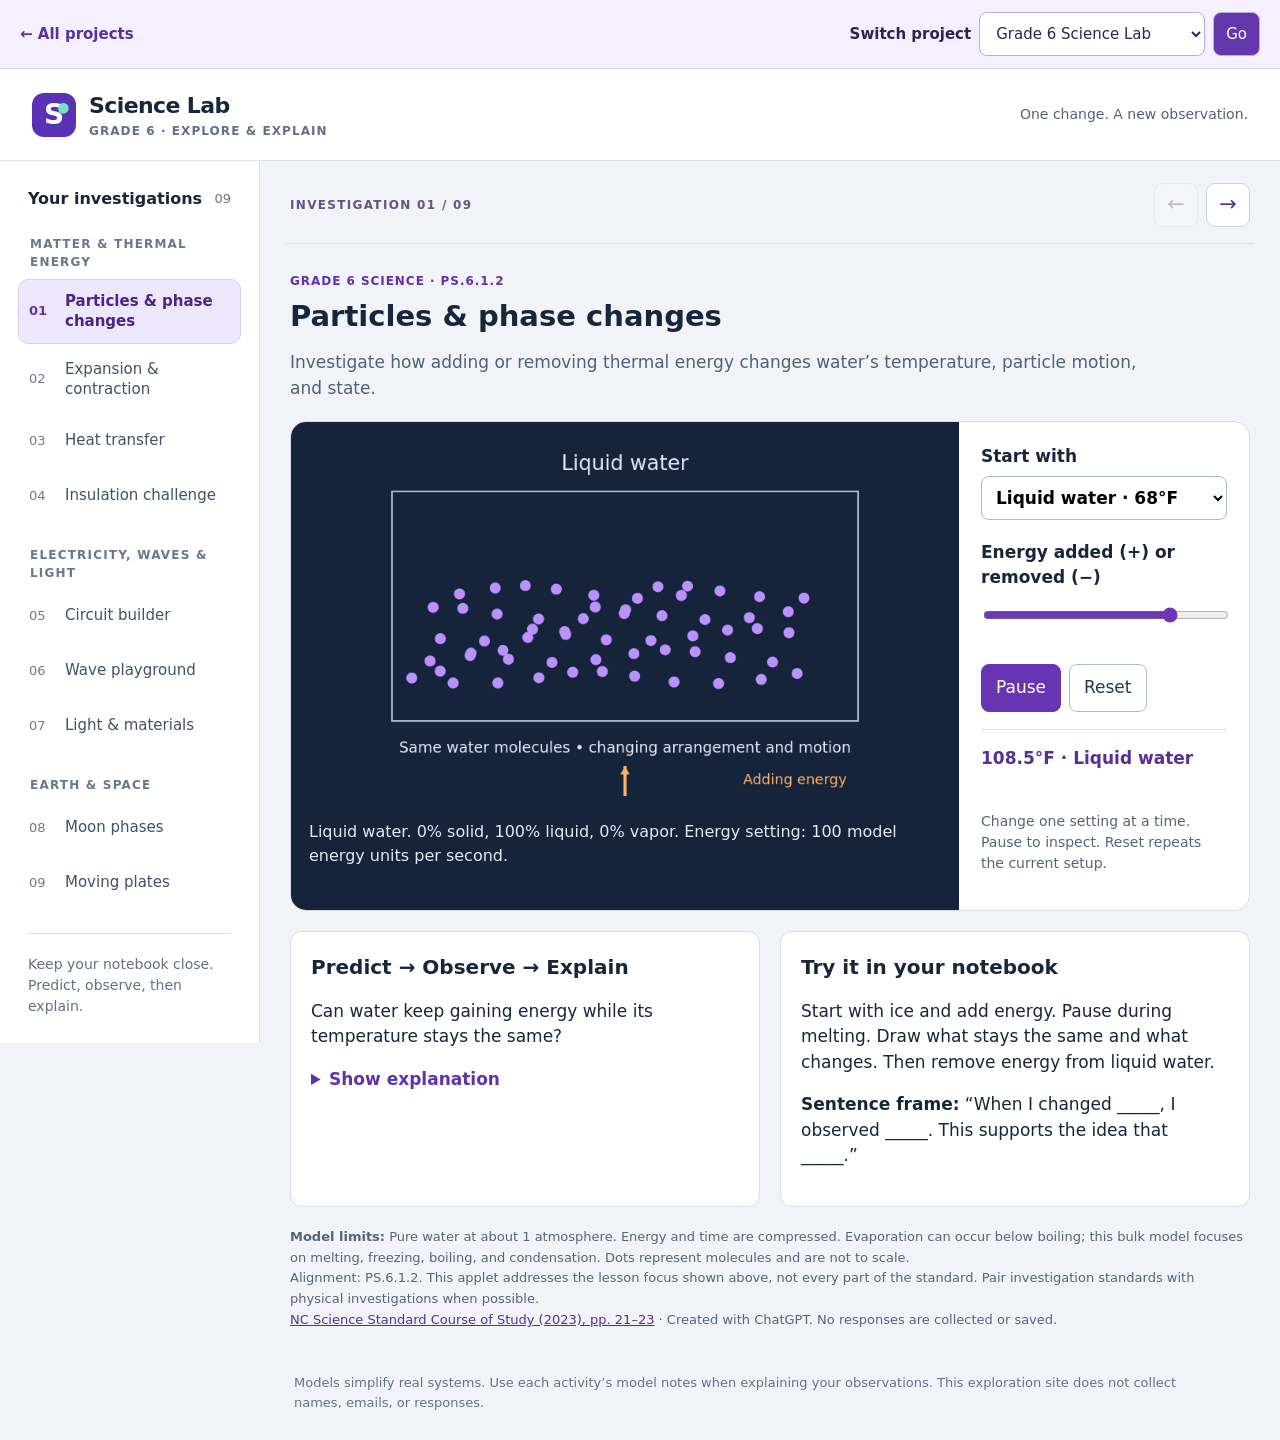
<file: projects/grade-6-science-lab/index.html>
<!doctype html>
<html lang="en"><head><meta charset="utf-8"><meta name="viewport" content="width=device-width,initial-scale=1"><title>Grade 6 Science Lab</title><meta name="description" content="Explore nine interactive science investigations: particles, heat transfer, insulation, circuits, waves, light, Moon phases, and plate motion."><link rel="icon" type="image/svg+xml" href="data:image/svg+xml,%3Csvg xmlns='http://www.w3.org/2000/svg' viewBox='0 0 32 32'%3E%3Crect width='32' height='32' rx='8' fill='%235a30b5'/%3E%3Ccircle cx='11' cy='11' r='4' fill='%23ffffff'/%3E%3Ccircle cx='22' cy='20' r='5' fill='%235fddd0'/%3E%3Cpath d='m13 14 6 4' stroke='white' stroke-width='2'/%3E%3C/svg%3E"><style>:root{color-scheme:light;--purple:#5a30b5;--ink:#17263b;--paper:#f1f3f8;--line:#dce2ed}*{box-sizing:border-box}body{margin:0;background:var(--paper);color:var(--ink);font:16px/1.5 system-ui,sans-serif}button,select{font:inherit}button,a,select{touch-action:manipulation}button:focus-visible,a:focus-visible,select:focus-visible{outline:3px solid #9769e0;outline-offset:3px}.skip{position:absolute;top:-70px;left:20px;background:white;padding:12px;z-index:10}.skip:focus{top:10px}.topbar{min-height:90px;padding:20px 32px;background:#fff;border-bottom:1px solid var(--line);display:flex;justify-content:space-between;align-items:center;gap:20px}.brand{display:flex;gap:13px;align-items:center}.brand-mark{display:grid;place-items:center;position:relative;background:var(--purple);color:white;width:44px;height:44px;border-radius:12px;font-size:28px;font-weight:800}.brand-mark span{position:absolute;right:3px;top:-6px;color:#73e5c5;font-size:30px}.brand strong{font-size:22px;letter-spacing:-.6px}.grade{display:block;font-size:12px;letter-spacing:.09em;font-weight:700;color:#647087}.top-note{color:#556079;font-size:14px}.workspace{display:grid;grid-template-columns:260px minmax(0,1fr);max-width:1680px;margin:auto}.library{border-right:1px solid var(--line);padding:26px 18px;background:#fff;align-self:start;position:sticky;top:0;min-height:calc(100vh - 90px)}.library-heading{display:flex;align-items:center;justify-content:space-between;margin:0 10px 20px}.library-heading h1{font-size:16px;margin:0}.library-heading>span{color:#6b7389;font-size:13px}.group{font-size:12px;letter-spacing:.1em;color:#69778d;margin:24px 12px 8px;font-weight:750}nav a{display:flex;align-items:center;gap:12px;color:#40516a;text-decoration:none;border-radius:10px;padding:12px 10px;margin:3px 0;min-height:52px;font-size:15px;line-height:1.3;border:1px solid transparent}nav a:hover{background:#f4f1fb}nav a[aria-current=page]{background:#ede7fb;color:#48258c;border-color:#dbcef3;font-weight:700}.number{font-size:13px;min-width:24px;color:#7c7294;font-variant-numeric:tabular-nums}nav a[aria-current=page] .number{color:#6533ad}.notebook-note{border-top:1px solid var(--line);margin:24px 10px 0;padding-top:20px;font-size:14px;color:#627086}main{min-width:0;padding:22px 26px 28px}.activity-bar{display:flex;align-items:center;justify-content:space-between;padding:0 4px 16px;border-bottom:1px solid var(--line);margin-bottom:8px}.activity-bar>span{font-size:12px;letter-spacing:.11em;font-weight:750;color:#64557f}.navigation{display:flex;gap:8px}.navigation button{min-width:44px;min-height:44px;border-radius:9px;border:1px solid #cbd3e1;background:#fff;color:#543488;font-size:21px;cursor:pointer}.navigation button:disabled{opacity:.3;cursor:default}iframe{width:100%;display:block;border:0;min-height:1000px;background:var(--paper)}[hidden]{display:none!important}.site-footer{margin:18px 8px 0;font-size:13px;color:#657189;max-width:900px}.mobile-picker{display:none}#loading{padding:20px;color:#5b4586}@media(min-width:1450px){main{padding-left:36px;padding-right:36px}}@media(max-width:900px){.workspace{grid-template-columns:1fr}.topbar{padding:16px 20px}.top-note{display:none}.library{position:static;min-height:0;border-right:0;border-bottom:1px solid var(--line);padding:14px 20px}.library-heading,nav,.notebook-note{display:none}.mobile-picker{display:block;font-size:14px;font-weight:650;color:#4e5a70}.mobile-picker select{display:block;width:100%;margin-top:6px;padding:12px;border:1px solid #c9cfe1;border-radius:9px;background:#fff;color:#452888;min-height:48px}main{padding:14px 10px}.activity-bar{padding:0 8px 10px}.grade{font-size:12px}.site-footer{padding:0 8px}}
</style></head>
<body><a class="skip" href="#activity">Skip to activity</a><header class="topbar"><div class="brand"><span class="brand-mark" aria-hidden="true">S<span>•</span></span><div><strong>Science Lab</strong><span class="grade">GRADE 6 · EXPLORE & EXPLAIN</span></div></div><span class="top-note">One change. A new observation.</span></header>
<div class="workspace"><aside class="library"><div class="library-heading"><h1>Your investigations</h1><span>09</span></div><label class="mobile-picker" for="activity-select">Choose an investigation<select id="activity-select"></select></label><nav id="activities" aria-label="Science investigations"></nav><p class="notebook-note">Keep your notebook close.<br>Predict, observe, then explain.</p></aside>
<main id="activity" tabindex="-1"><div class="activity-bar"><span id="position">INVESTIGATION 01 / 09</span><div class="navigation"><button id="previous" aria-label="Previous investigation">←</button><button id="next" aria-label="Next investigation">→</button></div></div><div id="frames"></div><p id="loading" role="status">Opening the investigation…</p><noscript><p>Please enable JavaScript to use these interactive models.</p></noscript><footer class="site-footer">Models simplify real systems. Use each activity’s model notes when explaining your observations. This exploration site does not collect names, emails, or responses.</footer></main></div><script>const APPLET_HTML={"circuits":"\u003c!doctype html>\u003chtml lang=\"en\">\u003chead>\u003cmeta charset=\"utf-8\">\u003cmeta name=\"viewport\" content=\"width=device-width,initial-scale=1\">\u003ctitle>Complete the circuit\u003c/title>\u003cstyle>*{box-sizing:border-box}body{margin:0;background:#f1f3f8;color:#18263b;font:17px/1.5 system-ui,sans-serif}main{max-width:1150px;margin:auto;padding:28px}header{margin-bottom:22px}.tag{color:#6232ad;font-weight:750;letter-spacing:.08em;font-size:12px}h1{font-size:clamp(28px,4vw,42px);line-height:1.15;margin:10px 0}header p{color:#536178;max-width:850px}.lab{display:grid;grid-template-columns:minmax(0,1fr) 290px;background:white;border:1px solid #d7deea;border-radius:16px;overflow:hidden}.visual{background:#15243a;padding:18px;min-width:0}canvas{display:block;width:100%;height:auto;border-radius:8px}#summary{color:#e1eaf5;min-height:52px;font-size:16px}aside{padding:22px}.control{display:block;margin-bottom:20px;font-weight:650}.control span{display:block;font-size:14px;color:#59657a;font-weight:400}input[type=range]{width:100%;accent-color:#6d38b8}select,button{font:inherit}select{width:100%;padding:10px;background:white;border:1px solid #abb8ca;border-radius:8px;margin-top:6px}button{background:white;border:1px solid #aebbd0;color:#263750;border-radius:8px;padding:10px 14px;cursor:pointer;min-height:44px}button:hover{border-color:#6934b3}button:focus-visible,input:focus-visible,select:focus-visible{outline:3px solid #b280f2;outline-offset:3px}.buttons{display:flex;gap:8px;flex-wrap:wrap}.primary{background:#6734b2;color:white;border-color:#6734b2}#readout{font-weight:650;color:#563096;border-top:1px solid #d9deea;padding-top:16px;min-height:65px}.check{display:flex;align-items:center;gap:8px;margin:12px 0}.check input{width:21px;height:21px;accent-color:#6d38b8}.learning{display:grid;grid-template-columns:1fr 1fr;gap:20px;margin-top:20px}.learning section{padding:20px;background:white;border:1px solid #d7deea;border-radius:12px}h2{font-size:20px;margin-top:0}details{margin-top:15px}summary{cursor:pointer;font-weight:650;color:#6232ad}footer{font-size:13px;color:#566479;margin-top:20px}footer a{color:#52308f}.hint{font-size:14px;color:#566479}@media(max-width:760px){main{padding:16px}.lab,.learning{grid-template-columns:1fr}aside{padding:18px}.visual{padding:10px}canvas{min-height:220px}h1{font-size:29px}}\u003c/style>\u003cstyle>body{background:#f1f3f8}main{padding:20px 4px;max-width:none}header{margin-bottom:20px}h1{font-size:clamp(27px,3vw,38px)}button,select,summary{touch-action:manipulation;min-height:44px}input[type=range]{min-height:44px}button{min-height:44px}canvas{min-height:0!important;height:auto!important}.tag,.badge{font-size:12px}header p{font-size:17px}footer{line-height:1.6}@media(max-width:760px){main{padding:16px 4px}.visual,.display{padding:12px}.lab,.learning,.notes{grid-template-columns:1fr}aside{display:block;padding:20px}.actions{flex-wrap:wrap}nav{flex-wrap:wrap}nav button{min-width:90px}h1{font-size:28px}}\u003c/style>\u003cscript>window.labActive=true;window.labPending=null;const nativeRAF=window.requestAnimationFrame.bind(window);window.requestAnimationFrame=function(callback){return nativeRAF(function(time){if(window.labActive)callback(time);else window.labPending=callback})};window.addEventListener('message',function(event){if(event.source!==parent||event.data?.type!=='lab-visibility')return;window.labActive=!!event.data.active;if(window.labActive&&window.labPending){const callback=window.labPending;window.labPending=null;window.requestAnimationFrame(callback)}if(window.labActive)sendHeight()});function sendHeight(){if(parent!==window)parent.postMessage({type:'lab-height',height:Math.ceil(document.querySelector('main').getBoundingClientRect().height)+4},'*')}window.addEventListener('load',function(){new ResizeObserver(sendHeight).observe(document.querySelector('main'));sendHeight();document.querySelectorAll('button').forEach(b=>b.type='button')});\u003c/script>\u003c/head>\u003cbody>\u003cmain>\u003cheader>\u003cdiv class=\"tag\">GRADE 6 SCIENCE · PS.6.2.5\u003c/div>\u003ch1>Complete the circuit\u003c/h1>\u003cp>Connect a battery and bulb in a complete loop, then test a material in the loop.\u003c/p>\u003c/header>\u003cdiv class=\"lab\">\u003cdiv class=\"visual\">\u003ccanvas id=\"scene\" width=\"800\" height=\"460\" role=\"img\" aria-label=\"Interactive science model\">Use the text description below to follow this model.\u003c/canvas>\u003cp id=\"summary\">\u003c/p>\u003c/div>\u003caside>\u003clabel class=\"check\">\u003cinput id=\"wire1\" type=\"checkbox\" checked>Connect top wire\u003c/label>\u003clabel class=\"check\">\u003cinput id=\"wire2\" type=\"checkbox\" checked>Connect bottom wire\u003c/label>\u003clabel class=\"check\">\u003cinput id=\"switch\" type=\"checkbox\" checked>Close switch\u003c/label>\u003clabel class=\"control\" for=\"sample\">Test material\u003cselect id=\"sample\">\u003coption value=\"copper\">Copper\u003c/option>\u003coption value=\"graphite\">Graphite\u003c/option>\u003coption value=\"plastic\">Plastic\u003c/option>\u003c/select>\u003c/label>\u003clabel class=\"control\" for=\"voltage\">Battery voltage\u003cselect id=\"voltage\">\u003coption value=\"3\">3 volts\u003c/option>\u003coption value=\"6\">6 volts\u003c/option>\u003coption value=\"9\">9 volts\u003c/option>\u003c/select>\u003c/label>\u003cdiv class=\"buttons\">\u003cbutton id=\"play\" class=\"primary\">Pause\u003c/button>\u003cbutton id=\"reset\">Reset\u003c/button>\u003c/div>\u003cp id=\"readout\" aria-live=\"polite\">\u003c/p>\u003cp class=\"hint\">Change one setting at a time. Pause to inspect. Reset repeats the current setup.\u003c/p>\u003c/aside>\u003c/div>\u003cdiv class=\"learning\">\u003csection>\u003ch2>Predict → Observe → Explain\u003c/h2>\u003cp>Can the bulb stay lit if there is a gap anywhere in this loop?\u003c/p>\u003cdetails>\u003csummary>Show explanation\u003c/summary>\u003cp>Current requires a complete conducting loop. A gap or insulating sample stops current in this simple model. The bulb transfers electrical energy to light and thermal energy; charge circulates rather than being used up.\u003c/p>\u003c/details>\u003c/section>\u003csection>\u003ch2>Try it in your notebook\u003c/h2>\u003cp>Open each connection separately. Explain what all the unlit cases have in common. Then compare copper and plastic with every connection closed.\u003c/p>\u003cp>\u003cstrong>Sentence frame:\u003c/strong> “When I changed _____, I observed _____. This supports the idea that _____.”\u003c/p>\u003c/section>\u003c/div>\u003cfooter>\u003cstrong>Model limits:\u003c/strong> Conventional current is shown by moving dots, not individual electrons or energy packets. Ideal battery and a simplified resistive bulb; brightness is qualitative. The bulb is always in the path. Material comparisons also support PS.6.2.4.\u003cbr>Alignment: PS.6.2.5. This applet addresses the lesson focus shown above, not every part of the standard. Pair investigation standards with physical investigations when possible.\u003cbr>\u003ca href=\"https://www.poehealth.org/wp-content/uploads/2025/07/NC-DPI-Science-Standards.pdf\" target=\"_blank\" rel=\"noopener\">NC Science Standard Course of Study (2023), pp. 21–23\u003c/a> · Created with ChatGPT. No responses are collected or saved.\u003c/footer>\u003c/main>\u003cscript>'use strict';\nconst $=id=>document.getElementById(id), canvas=$('scene'), g=canvas.getContext('2d');\nconst C={ink:'#dfebfa',muted:'#a9bfd7',purple:'#ba91ff',blue:'#5ac8ed',orange:'#ffb266',green:'#7cddb4'};\nlet clock=0,running=!matchMedia('(prefers-reduced-motion: reduce)').matches,last=null,announced=-1;\nconst num=id=>Number($(id).value),clamp=(x,a,b)=>Math.max(a,Math.min(b,x)),F=c=>c*9/5+32;\nfunction text(s,x,y,size=20,color=C.ink,align='center'){g.fillStyle=color;g.font=size+'px system-ui';g.textAlign=align;g.fillText(s,x,y)}\nfunction line(x,y,X,Y,color=C.muted,w=3){g.strokeStyle=color;g.lineWidth=w;g.beginPath();g.moveTo(x,y);g.lineTo(X,Y);g.stroke()}\nfunction circle(x,y,r,color){g.fillStyle=color;g.beginPath();g.arc(x,y,r,0,Math.PI*2);g.fill()}\nfunction rect(x,y,w,h,c){g.fillStyle=c;g.fillRect(x,y,w,h)}\nfunction poly(points,c){g.fillStyle=c;g.beginPath();points.forEach(([x,y],i)=>i?g.lineTo(x,y):g.moveTo(x,y));g.closePath();g.fill()}\nfunction arrow(x,y,X,Y,c=C.orange,w=4){line(x,y,X,Y,c,w);let a=Math.atan2(Y-y,X-x);poly([[X,Y],[X-12*Math.cos(a-.5),Y-12*Math.sin(a-.5)],[X-12*Math.cos(a+.5),Y-12*Math.sin(a+.5)]],c)}\nfunction clear(){g.clearRect(0,0,800,460)}\nfunction status(short,long){$('readout').textContent=short;$('summary').textContent=long;canvas.setAttribute('aria-label',long)}\nfunction animate(now){let dt=last===null?0:Math.min(.04,(now-last)/1000);last=now;if(running){clock+=dt;step(dt)}draw();if(now-announced>500){describe();announced=now}requestAnimationFrame(animate)}\nfunction start(){document.querySelectorAll('input,select').forEach(el=>el.addEventListener('input',()=>{change(el.id);draw();describe()}));$('play').onclick=()=>{running=!running;$('play').textContent=running?'Pause':'Play'};$('reset').onclick=()=>{clock=0;reset();draw();describe()};$('play').textContent=running?'Pause':'Play';reset();draw();describe();requestAnimationFrame(animate)}\n\nfunction reset(){}function change(){}function step(){}\nfunction model(){let closed=$('wire1').checked&&$('wire2').checked&&$('switch').checked&&$('sample').value!=='plastic',R=$('sample').value==='copper'?21:70,I=closed?num('voltage')/R:0;return {I,closed,power:I*I*20}}\nfunction draw(){clear();let m=model(),c=m.closed?C.green:C.muted; text(m.closed?'Complete conducting loop':'No current: loop is interrupted',400,35,23);line(145,125,145,200,c,5);line(145,240,145,340,c,5);line(125,208,165,208,C.orange,5);line(133,229,157,229,C.orange,5);text('+',107,210,23,C.orange);text('−',107,236,23);text(num('voltage')+' V',92,282,22);if($('wire1').checked)line(145,125,325,125,c,5);else {line(145,125,200,125,c,5);line(260,125,325,125,c,5);text('gap',230,105,18)}line(325,125,$('switch').checked?420:405,$('switch').checked?125:78,c,5);circle(325,125,6,C.ink);circle(420,125,6,C.ink);text('Switch',375,60,20);line(420,125,650,125,c,5);line(650,125,650,192,c,5);line(650,268,650,340,c,5);circle(650,230,38,m.closed?`rgba(255,205,90,${.35+Math.min(.65,m.power/8)})`:'#41506a');line(630,210,670,250,C.ink,3);line(630,250,670,210,C.ink,3);text('Bulb',718,234,20);if($('wire2').checked){line(650,340,460,340,c,5);line(330,340,145,340,c,5)}else{line(650,340,460,340,c,5);line(330,340,285,340,c,5);line(210,340,145,340,c,5);text('gap',248,370,18)}rect(330,324,130,32,$('sample').value==='plastic'?'#bb8ecb':'#b19378');text($('sample').selectedOptions[0].text,395,394,20);if(m.closed){const path=[[145,125],[650,125],[650,340],[145,340],[145,125]],L=1440;for(let i=0;i\u003c12;i++){let d=(i*120+clock*100)%L;for(let j=0;j\u003c4;j++){let a=path[j],b=path[j+1],l=Math.hypot(b[0]-a[0],b[1]-a[1]);if(d\u003c=l){circle(a[0]+(b[0]-a[0])*d/l,a[1]+(b[1]-a[1])*d/l,5,C.green);break}d-=l}}}text('Dots: conventional current around the loop',400,442,19)}\nfunction describe(){let m=model();status(m.closed?`${m.I.toFixed(2)} A · bulb on`:'0.00 A · bulb off',m.closed?'The loop conducts all the way around. Electrical energy is transferred to light and thermal energy at the bulb.':'A missing wire, open switch, or insulating material prevents current throughout this series loop.')}\n\nstart();\u003c/script>\u003c/body>\u003c/html>","expansion":"\u003c!doctype html>\u003chtml lang=\"en\">\u003chead>\u003cmeta charset=\"utf-8\">\u003cmeta name=\"viewport\" content=\"width=device-width,initial-scale=1\">\u003ctitle>Expansion & contraction\u003c/title>\u003cstyle>*{box-sizing:border-box}body{margin:0;background:#f1f3f8;color:#18263b;font:17px/1.5 system-ui,sans-serif}main{max-width:1150px;margin:auto;padding:28px}header{margin-bottom:22px}.tag{color:#6232ad;font-weight:750;letter-spacing:.08em;font-size:12px}h1{font-size:clamp(28px,4vw,42px);line-height:1.15;margin:10px 0}header p{color:#536178;max-width:850px}.lab{display:grid;grid-template-columns:minmax(0,1fr) 290px;background:white;border:1px solid #d7deea;border-radius:16px;overflow:hidden}.visual{background:#15243a;padding:18px;min-width:0}canvas{display:block;width:100%;height:auto;border-radius:8px}#summary{color:#e1eaf5;min-height:52px;font-size:16px}aside{padding:22px}.control{display:block;margin-bottom:20px;font-weight:650}.control span{display:block;font-size:14px;color:#59657a;font-weight:400}input[type=range]{width:100%;accent-color:#6d38b8}select,button{font:inherit}select{width:100%;padding:10px;background:white;border:1px solid #abb8ca;border-radius:8px;margin-top:6px}button{background:white;border:1px solid #aebbd0;color:#263750;border-radius:8px;padding:10px 14px;cursor:pointer;min-height:44px}button:hover{border-color:#6934b3}button:focus-visible,input:focus-visible,select:focus-visible{outline:3px solid #b280f2;outline-offset:3px}.buttons{display:flex;gap:8px;flex-wrap:wrap}.primary{background:#6734b2;color:white;border-color:#6734b2}#readout{font-weight:650;color:#563096;border-top:1px solid #d9deea;padding-top:16px;min-height:65px}.check{display:flex;align-items:center;gap:8px;margin:12px 0}.check input{width:21px;height:21px;accent-color:#6d38b8}.learning{display:grid;grid-template-columns:1fr 1fr;gap:20px;margin-top:20px}.learning section{padding:20px;background:white;border:1px solid #d7deea;border-radius:12px}h2{font-size:20px;margin-top:0}details{margin-top:15px}summary{cursor:pointer;font-weight:650;color:#6232ad}footer{font-size:13px;color:#566479;margin-top:20px}footer a{color:#52308f}.hint{font-size:14px;color:#566479}@media(max-width:760px){main{padding:16px}.lab,.learning{grid-template-columns:1fr}aside{padding:18px}.visual{padding:10px}canvas{min-height:220px}h1{font-size:29px}}\u003c/style>\u003cstyle>body{background:#f1f3f8}main{padding:20px 4px;max-width:none}header{margin-bottom:20px}h1{font-size:clamp(27px,3vw,38px)}button,select,summary{touch-action:manipulation;min-height:44px}input[type=range]{min-height:44px}button{min-height:44px}canvas{min-height:0!important;height:auto!important}.tag,.badge{font-size:12px}header p{font-size:17px}footer{line-height:1.6}@media(max-width:760px){main{padding:16px 4px}.visual,.display{padding:12px}.lab,.learning,.notes{grid-template-columns:1fr}aside{display:block;padding:20px}.actions{flex-wrap:wrap}nav{flex-wrap:wrap}nav button{min-width:90px}h1{font-size:28px}}\u003c/style>\u003cscript>window.labActive=true;window.labPending=null;const nativeRAF=window.requestAnimationFrame.bind(window);window.requestAnimationFrame=function(callback){return nativeRAF(function(time){if(window.labActive)callback(time);else window.labPending=callback})};window.addEventListener('message',function(event){if(event.source!==parent||event.data?.type!=='lab-visibility')return;window.labActive=!!event.data.active;if(window.labActive&&window.labPending){const callback=window.labPending;window.labPending=null;window.requestAnimationFrame(callback)}if(window.labActive)sendHeight()});function sendHeight(){if(parent!==window)parent.postMessage({type:'lab-height',height:Math.ceil(document.querySelector('main').getBoundingClientRect().height)+4},'*')}window.addEventListener('load',function(){new ResizeObserver(sendHeight).observe(document.querySelector('main'));sendHeight();document.querySelectorAll('button').forEach(b=>b.type='button')});\u003c/script>\u003c/head>\u003cbody>\u003cmain>\u003cheader>\u003cdiv class=\"tag\">GRADE 6 SCIENCE · PS.6.2.2\u003c/div>\u003ch1>Expansion & contraction\u003c/h1>\u003cp>Heat or cool a solid rod and compare its length with the same rod at 68°F.\u003c/p>\u003c/header>\u003cdiv class=\"lab\">\u003cdiv class=\"visual\">\u003ccanvas id=\"scene\" width=\"800\" height=\"460\" role=\"img\" aria-label=\"Interactive science model\">Use the text description below to follow this model.\u003c/canvas>\u003cp id=\"summary\">\u003c/p>\u003c/div>\u003caside>\u003clabel class=\"control\" for=\"material\">Rod material\u003cselect id=\"material\">\u003coption value=\"aluminum\">Aluminum\u003c/option>\u003coption value=\"steel\">Steel\u003c/option>\u003coption value=\"glass\">Glass\u003c/option>\u003c/select>\u003c/label>\u003clabel class=\"control\" for=\"temperature\">Temperature (°F)\u003cinput id=\"temperature\" type=\"range\" min=\"32\" max=\"212\" value=\"68\" step=\"1\">\u003c/label>\u003cdiv class=\"buttons\">\u003cbutton id=\"play\" class=\"primary\">Pause\u003c/button>\u003cbutton id=\"reset\">Reset\u003c/button>\u003c/div>\u003cp id=\"readout\" aria-live=\"polite\">\u003c/p>\u003cp class=\"hint\">Change one setting at a time. Pause to inspect. Reset repeats the current setup.\u003c/p>\u003c/aside>\u003c/div>\u003cdiv class=\"learning\">\u003csection>\u003ch2>Predict → Observe → Explain\u003c/h2>\u003cp>Does a solid’s expansion mean that its atoms become larger?\u003c/p>\u003cdetails>\u003csummary>Show explanation\u003c/summary>\u003cp>As a solid warms, particles vibrate more and their average spacing usually increases. The atoms do not grow. Different materials expand by different amounts. Cooling reverses this model’s expansion.\u003c/p>\u003c/details>\u003c/section>\u003csection>\u003ch2>Try it in your notebook\u003c/h2>\u003cp>Compare aluminum and glass at the same temperature. Record each length. Explain which changes more.\u003c/p>\u003cp>\u003cstrong>Sentence frame:\u003c/strong> “When I changed _____, I observed _____. This supports the idea that _____.”\u003c/p>\u003c/section>\u003c/div>\u003cfooter>\u003cstrong>Model limits:\u003c/strong> A 1,000 mm rod at 68°F. Approximate constant linear expansion coefficients: aluminum 12.8, steel 6.7, glass 5.0 millionths per °F. Expansion in the drawing is magnified 40 times; the length readout is not magnified.\u003cbr>Alignment: PS.6.2.2. This applet addresses the lesson focus shown above, not every part of the standard. Pair investigation standards with physical investigations when possible.\u003cbr>\u003ca href=\"https://www.poehealth.org/wp-content/uploads/2025/07/NC-DPI-Science-Standards.pdf\" target=\"_blank\" rel=\"noopener\">NC Science Standard Course of Study (2023), pp. 21–23\u003c/a> · Created with ChatGPT. No responses are collected or saved.\u003c/footer>\u003c/main>\u003cscript>'use strict';\nconst $=id=>document.getElementById(id), canvas=$('scene'), g=canvas.getContext('2d');\nconst C={ink:'#dfebfa',muted:'#a9bfd7',purple:'#ba91ff',blue:'#5ac8ed',orange:'#ffb266',green:'#7cddb4'};\nlet clock=0,running=!matchMedia('(prefers-reduced-motion: reduce)').matches,last=null,announced=-1;\nconst num=id=>Number($(id).value),clamp=(x,a,b)=>Math.max(a,Math.min(b,x)),F=c=>c*9/5+32;\nfunction text(s,x,y,size=20,color=C.ink,align='center'){g.fillStyle=color;g.font=size+'px system-ui';g.textAlign=align;g.fillText(s,x,y)}\nfunction line(x,y,X,Y,color=C.muted,w=3){g.strokeStyle=color;g.lineWidth=w;g.beginPath();g.moveTo(x,y);g.lineTo(X,Y);g.stroke()}\nfunction circle(x,y,r,color){g.fillStyle=color;g.beginPath();g.arc(x,y,r,0,Math.PI*2);g.fill()}\nfunction rect(x,y,w,h,c){g.fillStyle=c;g.fillRect(x,y,w,h)}\nfunction poly(points,c){g.fillStyle=c;g.beginPath();points.forEach(([x,y],i)=>i?g.lineTo(x,y):g.moveTo(x,y));g.closePath();g.fill()}\nfunction arrow(x,y,X,Y,c=C.orange,w=4){line(x,y,X,Y,c,w);let a=Math.atan2(Y-y,X-x);poly([[X,Y],[X-12*Math.cos(a-.5),Y-12*Math.sin(a-.5)],[X-12*Math.cos(a+.5),Y-12*Math.sin(a+.5)]],c)}\nfunction clear(){g.clearRect(0,0,800,460)}\nfunction status(short,long){$('readout').textContent=short;$('summary').textContent=long;canvas.setAttribute('aria-label',long)}\nfunction animate(now){let dt=last===null?0:Math.min(.04,(now-last)/1000);last=now;if(running){clock+=dt;step(dt)}draw();if(now-announced>500){describe();announced=now}requestAnimationFrame(animate)}\nfunction start(){document.querySelectorAll('input,select').forEach(el=>el.addEventListener('input',()=>{change(el.id);draw();describe()}));$('play').onclick=()=>{running=!running;$('play').textContent=running?'Pause':'Play'};$('reset').onclick=()=>{clock=0;reset();draw();describe()};$('play').textContent=running?'Pause':'Play';reset();draw();describe();requestAnimationFrame(animate)}\n\nfunction reset(){}function change(){}function step(){}\nfunction model(){let c=(num('temperature')-32)*5/9,k={aluminum:23e-6,steel:12e-6,glass:9e-6}[$('material').value];return {c,delta:1000*k*(c-20)}}\nfunction draw(){clear();let {c,delta}=model(),len=500+delta*40; text('Reference rod at 68°F',400,70,23);rect(110,100,500,55,'#6f8099');line(610,82,610,310,C.muted,2);text('Heated / cooled rod',400,210,23);rect(110,240,len,55,C.purple);let spacing=len/18;for(let i=0;i\u003c18;i++){let amp=1+(c+10)/35;circle(110+spacing*(i+.5)+Math.sin(clock*8+i)*amp,267,5,C.ink)}arrow(110,330,110+len,330,C.orange);text('Length change in drawing magnified 40×',400,389,21);text('Particles vibrate; the solid stays together.',400,427,19)}\nfunction describe(){let {delta}=model();status(`${num('temperature')}°F · ${(1000+delta).toFixed(2)} mm`,`${$('material').selectedOptions[0].text}: length changes by ${delta.toFixed(2)} mm from the 1,000 mm reference. Average spacing ${delta>0?'increases':delta\u003c0?'decreases':'matches the reference'}.`)}\n\nstart();\u003c/script>\u003c/body>\u003c/html>","heat-transfer":"\u003c!doctype html>\n\u003chtml lang=\"en\">\n\u003chead>\n\n\u003cmeta charset=\"utf-8\">\n\u003cmeta name=\"viewport\" content=\"width=device-width,initial-scale=1\">\n\u003ctitle>Heat Transfer Lab\u003c/title>\n\u003cmeta name=\"description\" content=\"Explore conduction, convection, and radiation with interactive models.\">\n\u003clink rel=\"icon\" href=\"data:image/svg+xml,%3Csvg xmlns='http://www.w3.org/2000/svg' viewBox='0 0 32 32'%3E%3Crect width='32' height='32' rx='8' fill='%236d28d9'/%3E%3Cpath d='M7 17h17m-6-6 6 6-6 6' fill='none' stroke='white' stroke-width='3'/%3E%3C/svg%3E\">\n\u003cstyle>\n*{box-sizing:border-box}body{margin:0;background:#eef2f7;color:#172338;font:16px/1.6 system-ui,sans-serif}main{max-width:1240px;margin:auto;padding:32px 28px}header{margin-bottom:26px}.badge{font-size:12px;font-weight:800;letter-spacing:.13em;color:#6941bd}h1{font-size:clamp(30px,5vw,48px);line-height:1.1;letter-spacing:-.04em;margin:10px 0}header p{margin:12px 0;color:#526177}nav{display:flex;gap:8px;margin-bottom:16px}button,select,input{font:inherit}button{cursor:pointer;border:1px solid #cad3df;border-radius:10px;padding:10px 18px;background:white;color:#172338;font-weight:650}button:hover{border-color:#7144c7}button:focus-visible,select:focus-visible,input:focus-visible{outline:3px solid #9968f1;outline-offset:3px}nav button{flex:1;text-align:left;padding:16px 20px}nav button[aria-pressed=true]{background:#6535b5;color:white;border-color:#6535b5}.lab{display:grid;grid-template-columns:minmax(0,1fr) 290px;gap:0;background:white;border:1px solid #dce2ec;border-radius:18px;overflow:hidden;box-shadow:0 14px 40px #2636530a}.display{background:#142236;color:#fff;padding:22px}.scenehead{display:flex;align-items:center;justify-content:space-between;gap:12px}.scenehead h2{font-size:22px;margin:0}.scenehead span{font-variant-numeric:tabular-nums;color:#c5d0e1}canvas{display:block;width:100%;height:auto;margin:14px 0}.legend{display:flex;gap:20px;flex-wrap:wrap;font-size:14px;color:#c5d0e1}.legend span{display:flex;align-items:center;gap:7px}i{width:11px;height:11px;border-radius:50%}#live{min-height:26px;font-size:15px;margin-bottom:0}aside{padding:25px}label{display:block;font-size:15px;font-weight:650;margin:0 0 12px}label strong{display:block;font-size:27px;color:#6535b5}input[type=range]{width:100%;accent-color:#6535b5;margin-bottom:25px}select{width:100%;padding:10px;border:1px solid #bdc8d6;border-radius:7px;background:white;margin-bottom:22px}.check{display:flex;align-items:center;gap:9px;margin-bottom:20px}.check input{width:20px;height:20px;accent-color:#6535b5}.actions{display:flex;gap:8px}.hint{font-size:14px;color:#637085}.meter{border-top:1px solid #dee4ed;padding-top:14px}.meter span{font-size:14px;display:block}.meter strong{font-size:30px}progress{width:100%;height:10px;accent-color:#ec674a}.notes{display:grid;grid-template-columns:1fr 1fr;gap:22px;margin-top:24px}.notes article{padding:24px;background:white;border-radius:14px;border:1px solid #dce2ec}.notes h2{font-size:21px;line-height:1.4;margin:10px 0}.notes p{color:#526177;margin-bottom:0}.question{border-top:4px solid #8651cb!important}#reveal{font-size:14px;margin-top:8px}footer{font-size:13px;color:#66758a;margin-top:24px;max-width:850px}[hidden]{display:none!important}@media(max-width:780px){main{padding:20px 14px}.lab{grid-template-columns:1fr}.notes{grid-template-columns:1fr}aside{display:grid;grid-template-columns:1fr 1fr;gap:12px 20px}aside>label:first-child,aside>input[type=range]{grid-column:1/-1}nav button{padding:12px 8px;font-size:14px}.display{padding:16px}.scenehead h2{font-size:19px}}\n\n\u003c/style>\n\u003cstyle>body{background:#f1f3f8}main{padding:20px 4px;max-width:none}header{margin-bottom:20px}h1{font-size:clamp(27px,3vw,38px)}button,select,summary{touch-action:manipulation;min-height:44px}input[type=range]{min-height:44px}button{min-height:44px}canvas{min-height:0!important;height:auto!important}.tag,.badge{font-size:12px}header p{font-size:17px}footer{line-height:1.6}@media(max-width:760px){main{padding:16px 4px}.visual,.display{padding:12px}.lab,.learning,.notes{grid-template-columns:1fr}aside{display:block;padding:20px}.actions{flex-wrap:wrap}nav{flex-wrap:wrap}nav button{min-width:90px}h1{font-size:28px}}\u003c/style>\u003cscript>window.labActive=true;window.labPending=null;const nativeRAF=window.requestAnimationFrame.bind(window);window.requestAnimationFrame=function(callback){return nativeRAF(function(time){if(window.labActive)callback(time);else window.labPending=callback})};window.addEventListener('message',function(event){if(event.source!==parent||event.data?.type!=='lab-visibility')return;window.labActive=!!event.data.active;if(window.labActive&&window.labPending){const callback=window.labPending;window.labPending=null;window.requestAnimationFrame(callback)}if(window.labActive)sendHeight()});function sendHeight(){if(parent!==window)parent.postMessage({type:'lab-height',height:Math.ceil(document.querySelector('main').getBoundingClientRect().height)+4},'*')}window.addEventListener('load',function(){new ResizeObserver(sendHeight).observe(document.querySelector('main'));sendHeight();document.querySelectorAll('button').forEach(b=>b.type='button')});\u003c/script>\u003c/head>\n\u003cbody>\n\u003cmain>\n\u003cheader>\n\u003cspan class=\"badge\">SCIENCE / INTERACTIVE LAB\u003c/span>\n\u003ch1>Watch heat move.\u003c/h1>\n\u003cp>Heat is thermal energy transferring because of a temperature difference.\u003c/p>\n\u003c/header>\n\u003cnav aria-label=\"Transfer model\">\n\u003cbutton data-mode=\"conduction\" aria-pressed=\"true\">01 &nbsp; Conduction\u003c/button>\n\u003cbutton data-mode=\"convection\" aria-pressed=\"false\">02 &nbsp; Convection\u003c/button>\n\u003cbutton data-mode=\"radiation\" aria-pressed=\"false\">03 &nbsp; Radiation\u003c/button>\n\u003c/nav>\n\u003csection class=\"lab\">\n\u003cdiv class=\"display\">\n\u003cdiv class=\"scenehead\">\n\u003ch2 id=\"title\">Through direct contact\u003c/h2>\n\u003cspan id=\"time\">0 s\u003c/span>\n\u003c/div>\n\u003ccanvas id=\"scene\" width=\"900\" height=\"430\" role=\"img\" aria-label=\"Animated heat transfer model\">\n\u003c/canvas>\n\u003cdiv class=\"legend\">\n\u003cspan>\n\u003ci style=\"background:#ff6846\">\n\u003c/i>Warmer\u003c/span>\n\u003cspan>\n\u003ci style=\"background:#52b9e5\">\n\u003c/i>Cooler\u003c/span>\n\u003cspan>Arrows show energy or fluid movement\u003c/span>\n\u003c/div>\n\u003cp id=\"live\" aria-live=\"polite\">\n\u003c/p>\n\u003c/div>\n\u003caside>\n\u003clabel for=\"heat\">Source temperature \u003cstrong id=\"heatValue\">176°F\u003c/strong>\n\u003c/label>\n\u003cinput id=\"heat\" type=\"range\" min=\"68\" max=\"212\" value=\"176\" step=\"18\">\n\u003cdiv id=\"materialGroup\">\n\u003clabel for=\"material\">Material\u003c/label>\n\u003cselect id=\"material\">\n\u003coption value=\"metal\">Metal · faster transfer\u003c/option>\n\u003coption value=\"wood\">Wood · slower transfer\u003c/option>\n\u003c/select>\n\u003c/div>\n\u003cdiv id=\"fluidGroup\" hidden>\n\u003clabel for=\"fluid\">Fluid\u003c/label>\n\u003cselect id=\"fluid\">\n\u003coption value=\"water\">Water in a container\u003c/option>\n\u003coption value=\"air\">Air in a room\u003c/option>\n\u003c/select>\n\u003c/div>\n\u003cdiv id=\"barrierGroup\" hidden>\n\u003clabel class=\"check\">\n\u003cinput id=\"barrier\" type=\"checkbox\"> Add an opaque barrier\u003c/label>\n\u003c/div>\n\u003clabel class=\"check\">\n\u003cinput id=\"heater\" type=\"checkbox\" checked> Heat source on\u003c/label>\n\u003cdiv class=\"actions\">\n\u003cbutton id=\"pause\">Pause\u003c/button>\n\u003cbutton id=\"reset\">Reset\u003c/button>\n\u003c/div>\n\u003cp class=\"hint\">Change one setting at a time. Reset to compare from the same starting point.\u003c/p>\n\u003cdiv class=\"meter\">\n\u003cspan id=\"meterLabel\">Far end temperature\u003c/span>\n\u003cstrong id=\"temp\">68°F\u003c/strong>\n\u003cprogress id=\"progress\" value=\"0\" max=\"144\">\n\u003c/progress>\n\u003c/div>\n\u003c/aside>\n\u003c/section>\n\u003csection class=\"notes\">\n\u003carticle>\n\u003cspan class=\"badge\">WHAT TO NOTICE\u003c/span>\n\u003ch2 id=\"mechanism\">\n\u003c/h2>\n\u003cp id=\"explain\">\n\u003c/p>\n\u003c/article>\n\u003carticle class=\"question\">\n\u003cspan class=\"badge\">PREDICT → OBSERVE → EXPLAIN\u003c/span>\n\u003ch2 id=\"question\">\n\u003c/h2>\n\u003cbutton id=\"reveal\" aria-expanded=\"false\">Show explanation\u003c/button>\n\u003cp id=\"answer\" hidden>\n\u003c/p>\n\u003c/article>\n\u003c/section>\n\u003cfooter>Conceptual models: time, temperature, spacing, and transfer rates are simplified for comparison. Particles and arrows are enlarged to make the process visible.\u003c/footer>\n\u003c/main>\n\u003cscript>\n'use strict';\nconst $=id=>document.getElementById(id),canvas=$('scene'),ctx=canvas.getContext('2d');\nconst descriptions={conduction:{title:'Through direct contact',mechanism:'Energy travels. The solid stays in place.',explain:'Particles vibrate around fixed positions. Energy spreads from the warmer end toward the cooler end. Metal conducts faster than wood. An insulator slows transfer; it does not stop it completely.',question:'Which material will warm the far end faster?',answer:'Metal transfers energy faster. Compare metal and wood using the same source temperature and the same elapsed time.'},convection:{title:'Carried by a moving fluid',mechanism:'The liquid or gas itself moves.',explain:'Heating from below can create a convection current: warmer, less-dense fluid rises, while cooler, denser fluid sinks. Moving fluid carries thermal energy around the container.',question:'What happens to the current when you turn the heat off?',answer:'The temperature difference gradually shrinks, so the current slows. Energy and motion do not disappear instantly. “Heat rises” is imprecise: warmer fluid rises in this model.'},radiation:{title:'Across space by waves',mechanism:'No touching. No fluid required.',explain:'Electromagnetic waves carry energy across the gap. All objects emit thermal radiation; net transfer goes from warmer to cooler. The arrows emphasize the source’s outgoing energy.',question:'Will energy still reach the target across an empty gap?',answer:'Yes. Radiation can cross empty space. The opaque barrier blocks direct radiation from the source to the target. In real life, the barrier can warm up and emit its own radiation; that later effect is omitted here.'}};\nlet mode='conduction',running=!matchMedia('(prefers-reduced-motion: reduce)').matches,time=0,last=0,temps=Array(18).fill(20),target=20,flow=0,phase=0;\nfunction fahrenheit(c){return c*9/5+32}\nfunction source(){return $('heater').checked?(+$('heat').value-32)*5/9:20}function reset(){time=0;temps.fill(20);target=20;flow=0;phase=0;render();readout()}\nfunction choose(m){if(!descriptions[m])throw Error('Unknown transfer model');mode=m;document.querySelectorAll('[data-mode]').forEach(b=>b.setAttribute('aria-pressed',String(b.dataset.mode===m)));for(const [id,show] of [['materialGroup',m==='conduction'],['fluidGroup',m==='convection'],['barrierGroup',m==='radiation']])$(id).hidden=!show;const d=descriptions[m];for(const k of ['title','mechanism','explain','question','answer'])$(k).textContent=d[k];$('answer').hidden=true;$('reveal').setAttribute('aria-expanded','false');$('reveal').textContent='Show explanation';$('meterLabel').textContent=m==='conduction'?'Far end temperature':m==='convection'?'Average fluid temperature':'Target temperature';reset()}\nfunction step(dt){time+=dt;const s=source();if(mode==='conduction'){let old=temps.slice(),k=$('material').value==='metal'?3:.3;for(let i=0;i\u003c18;i++)temps[i]+=k*dt*((i===0?s:old[i-1])-old[i]+(i===17?0:old[i+1]-old[i]));target=temps[17]}else if(mode==='convection'){target+=(s-target)*dt*.025;const desired=Math.max(0,s-target)/60;flow+=(desired-flow)*dt*.5;phase+=dt*flow*.22}else{const sK=s+273.15,tK=target+273.15;target+=(sK**4-tK**4)*dt*1e-9*($('barrier').checked?0:1)}target=Math.max(20,Math.min(100,target))}\nfunction color(t){let f=Math.max(0,Math.min(1,(t-20)/80));return `rgb(${82+173*f},${185-81*f},${229-159*f})`}\nfunction text(s,x,y,size=20,c='#d9e3f1'){ctx.fillStyle=c;ctx.font=`${size}px system-ui`;ctx.textAlign='center';ctx.fillText(s,x,y)}\nfunction arrow(x,y,dx,dy,c='#ffae77'){ctx.strokeStyle=c;ctx.fillStyle=c;ctx.lineWidth=3;ctx.beginPath();ctx.moveTo(x,y);ctx.lineTo(x+dx,y+dy);ctx.stroke();const a=Math.atan2(dy,dx);ctx.beginPath();ctx.moveTo(x+dx,y+dy);ctx.lineTo(x+dx-12*Math.cos(a-.5),y+dy-12*Math.sin(a-.5));ctx.lineTo(x+dx-12*Math.cos(a+.5),y+dy-12*Math.sin(a+.5));ctx.fill()}\nfunction circle(x,y,r,c){ctx.fillStyle=c;ctx.beginPath();ctx.arc(x,y,r,0,7);ctx.fill()}\nfunction render(){ctx.clearRect(0,0,900,430);const s=source();if(mode==='conduction'){text('HEAT SOURCE',85,108,16);ctx.fillStyle=color(s);ctx.fillRect(35,150,100,150);text(Math.round(fahrenheit(s))+'°F',85,335);ctx.strokeStyle='#536b88';ctx.lineWidth=2;ctx.strokeRect(150,162,665,126);for(let i=0;i\u003c18;i++){const amp=1+(temps[i]-20)/20;for(let j=0;j\u003c3;j++)circle(171+i*36+Math.sin(time*12+i+j)*amp,187+j*36+Math.cos(time*10+i+j)*amp,8,color(temps[i]))}text($('material').value==='metal'?'METAL SOLID':'WOOD SOLID',480,108,18);text('Fixed positions • vibrating particles',470,362,19);for(let i=0;i\u003c4;i++){if(temps[i*4]>(temps[i*4+3]+.3))arrow(200+i*145,132,65,0)}text(Math.round(fahrenheit(temps[0]))+'°F',200,325);text(Math.round(fahrenheit(target))+'°F',780,325)}else if(mode==='convection'){ctx.strokeStyle='#8da6c3';ctx.lineWidth=3;ctx.strokeRect(200,65,500,270);ctx.fillStyle='#223b54';ctx.fillRect(203,68,494,264);for(let i=0;i\u003c38;i++){let a=i/38*Math.PI*2+phase*Math.PI*2;let x=450+175*Math.cos(a),y=200+100*Math.sin(a);let t=target+(s-target)*.35*(1-Math.sin(a));circle(x,y,8,color(t))}text('Warmer fluid rises',115,155,18);text('Cooler fluid sinks',788,245,18);if(flow>.04){arrow(260,228,0,-62);arrow(640,167,0,62,'#67c9ed')}ctx.fillStyle=color(s);ctx.fillRect(300,350,300,18);text($('heater').checked?'Heating from below':'Heat source off',450,403);text($('fluid').value==='water'?'WATER':'AIR',450,45,18)}else{circle(145,210,67,color(s));text('SOURCE',145,100,18);text(Math.round(fahrenheit(s))+'°F',145,321);ctx.fillStyle=color(target);ctx.fillRect(750,145,75,140);text('TARGET',788,100,18);text(Math.round(fahrenheit(target))+'°F',788,321);text('Empty space',480,385,20);for(let j=0;j\u003c4;j++){const y=155+j*35;ctx.strokeStyle='#ffbf84';ctx.lineWidth=2;ctx.beginPath();const end=$('barrier').checked?440:730;for(let x=230;x\u003cend;x+=3){const yy=y+7*Math.sin(x*.09-time*5);x===230?ctx.moveTo(x,yy):ctx.lineTo(x,yy)}if(s>20)ctx.stroke();if(s>20){let x=230+(time*100+j*93)%(end-230);arrow(x,y,22,0)}}if($('barrier').checked){ctx.fillStyle='#bcc7da';ctx.fillRect(445,108,20,208);text('Opaque barrier',455,85,17)}}}\nfunction readout(){$('heatValue').textContent=$('heat').value+'°F';$('temp').textContent=fahrenheit(target).toFixed(1)+'°F';$('time').textContent=Math.floor(time)+' s';$('progress').value=fahrenheit(target)-68;$('live').textContent=mode==='conduction'?'Watch the color change spread from left to right.':mode==='convection'?(flow>.05?'Fluid motion carries energy around the container.':'Little temperature difference means little natural circulation.'):$('barrier').checked?'Direct radiation to the target is blocked.':'Energy crosses the gap without moving matter.';canvas.setAttribute('aria-label',`${mode} model. Source ${fahrenheit(source()).toFixed(0)} degrees Fahrenheit; ${$('meterLabel').textContent} ${fahrenheit(target).toFixed(1)} degrees Fahrenheit.`)}\nfunction tick(now){const dt=Math.min((now-last)/1000,.025);last=now;if(running)step(dt);render();if(Math.floor(now/200)!==Math.floor((now-dt*1000)/200))readout();requestAnimationFrame(tick)}\ndocument.querySelectorAll('[data-mode]').forEach(b=>b.onclick=()=>choose(b.dataset.mode));$('pause').onclick=()=>{running=!running;$('pause').textContent=running?'Pause':'Play'};$('reset').onclick=reset;$('heat').oninput=()=>{readout();render()};for(const id of ['material','fluid','heater','barrier'])$(id).onchange=()=>{readout();render()};$('reveal').onclick=()=>{$('answer').hidden=!$('answer').hidden;$('reveal').setAttribute('aria-expanded',String(!$('answer').hidden));$('reveal').textContent=$('answer').hidden?'Show explanation':'Hide explanation'};\nchoose('conduction');$('pause').textContent=running?'Pause':'Play';requestAnimationFrame(tick);\n\n\u003c/script>\n\u003c/body>\n\u003c/html>\n","insulation":"\u003c!doctype html>\u003chtml lang=\"en\">\u003chead>\u003cmeta charset=\"utf-8\">\u003cmeta name=\"viewport\" content=\"width=device-width,initial-scale=1\">\u003ctitle>Keep the drink warm—or cool\u003c/title>\u003cstyle>*{box-sizing:border-box}body{margin:0;background:#f1f3f8;color:#18263b;font:17px/1.5 system-ui,sans-serif}main{max-width:1150px;margin:auto;padding:28px}header{margin-bottom:22px}.tag{color:#6232ad;font-weight:750;letter-spacing:.08em;font-size:12px}h1{font-size:clamp(28px,4vw,42px);line-height:1.15;margin:10px 0}header p{color:#536178;max-width:850px}.lab{display:grid;grid-template-columns:minmax(0,1fr) 290px;background:white;border:1px solid #d7deea;border-radius:16px;overflow:hidden}.visual{background:#15243a;padding:18px;min-width:0}canvas{display:block;width:100%;height:auto;border-radius:8px}#summary{color:#e1eaf5;min-height:52px;font-size:16px}aside{padding:22px}.control{display:block;margin-bottom:20px;font-weight:650}.control span{display:block;font-size:14px;color:#59657a;font-weight:400}input[type=range]{width:100%;accent-color:#6d38b8}select,button{font:inherit}select{width:100%;padding:10px;background:white;border:1px solid #abb8ca;border-radius:8px;margin-top:6px}button{background:white;border:1px solid #aebbd0;color:#263750;border-radius:8px;padding:10px 14px;cursor:pointer;min-height:44px}button:hover{border-color:#6934b3}button:focus-visible,input:focus-visible,select:focus-visible{outline:3px solid #b280f2;outline-offset:3px}.buttons{display:flex;gap:8px;flex-wrap:wrap}.primary{background:#6734b2;color:white;border-color:#6734b2}#readout{font-weight:650;color:#563096;border-top:1px solid #d9deea;padding-top:16px;min-height:65px}.check{display:flex;align-items:center;gap:8px;margin:12px 0}.check input{width:21px;height:21px;accent-color:#6d38b8}.learning{display:grid;grid-template-columns:1fr 1fr;gap:20px;margin-top:20px}.learning section{padding:20px;background:white;border:1px solid #d7deea;border-radius:12px}h2{font-size:20px;margin-top:0}details{margin-top:15px}summary{cursor:pointer;font-weight:650;color:#6232ad}footer{font-size:13px;color:#566479;margin-top:20px}footer a{color:#52308f}.hint{font-size:14px;color:#566479}@media(max-width:760px){main{padding:16px}.lab,.learning{grid-template-columns:1fr}aside{padding:18px}.visual{padding:10px}canvas{min-height:220px}h1{font-size:29px}}\u003c/style>\u003cstyle>body{background:#f1f3f8}main{padding:20px 4px;max-width:none}header{margin-bottom:20px}h1{font-size:clamp(27px,3vw,38px)}button,select,summary{touch-action:manipulation;min-height:44px}input[type=range]{min-height:44px}button{min-height:44px}canvas{min-height:0!important;height:auto!important}.tag,.badge{font-size:12px}header p{font-size:17px}footer{line-height:1.6}@media(max-width:760px){main{padding:16px 4px}.visual,.display{padding:12px}.lab,.learning,.notes{grid-template-columns:1fr}aside{display:block;padding:20px}.actions{flex-wrap:wrap}nav{flex-wrap:wrap}nav button{min-width:90px}h1{font-size:28px}}\u003c/style>\u003cscript>window.labActive=true;window.labPending=null;const nativeRAF=window.requestAnimationFrame.bind(window);window.requestAnimationFrame=function(callback){return nativeRAF(function(time){if(window.labActive)callback(time);else window.labPending=callback})};window.addEventListener('message',function(event){if(event.source!==parent||event.data?.type!=='lab-visibility')return;window.labActive=!!event.data.active;if(window.labActive&&window.labPending){const callback=window.labPending;window.labPending=null;window.requestAnimationFrame(callback)}if(window.labActive)sendHeight()});function sendHeight(){if(parent!==window)parent.postMessage({type:'lab-height',height:Math.ceil(document.querySelector('main').getBoundingClientRect().height)+4},'*')}window.addEventListener('load',function(){new ResizeObserver(sendHeight).observe(document.querySelector('main'));sendHeight();document.querySelectorAll('button').forEach(b=>b.type='button')});\u003c/script>\u003c/head>\u003cbody>\u003cmain>\u003cheader>\u003cdiv class=\"tag\">GRADE 6 SCIENCE · PS.6.2.3\u003c/div>\u003ch1>Keep the drink warm—or cool\u003c/h1>\u003cp>Compare an insulated cup with a bare cup under the same conditions.\u003c/p>\u003c/header>\u003cdiv class=\"lab\">\u003cdiv class=\"visual\">\u003ccanvas id=\"scene\" width=\"800\" height=\"460\" role=\"img\" aria-label=\"Interactive science model\">Use the text description below to follow this model.\u003c/canvas>\u003cp id=\"summary\">\u003c/p>\u003c/div>\u003caside>\u003clabel class=\"control\" for=\"wrap\">Cup covering\u003cselect id=\"wrap\">\u003coption value=\"foam\">Thick foam\u003c/option>\u003coption value=\"fabric\">Fabric sleeve\u003c/option>\u003coption value=\"paper\">Paper sleeve\u003c/option>\u003coption value=\"none\">No covering\u003c/option>\u003c/select>\u003c/label>\u003clabel class=\"control\" for=\"drink\">Starting drink\u003cselect id=\"drink\">\u003coption value=\"hot\">Hot · 160°F\u003c/option>\u003coption value=\"cold\">Cold · 40°F\u003c/option>\u003c/select>\u003c/label>\u003cdiv class=\"buttons\">\u003cbutton id=\"play\" class=\"primary\">Pause\u003c/button>\u003cbutton id=\"reset\">Reset\u003c/button>\u003c/div>\u003cp id=\"readout\" aria-live=\"polite\">\u003c/p>\u003cp class=\"hint\">Change one setting at a time. Pause to inspect. Reset repeats the current setup.\u003c/p>\u003c/aside>\u003c/div>\u003cdiv class=\"learning\">\u003csection>\u003ch2>Predict → Observe → Explain\u003c/h2>\u003cp>Will insulation help a cold drink stay cold as well as a hot drink stay warm?\u003c/p>\u003cdetails>\u003csummary>Show explanation\u003c/summary>\u003cp>Insulation slows energy transfer in either direction. Both cups approach the room temperature of 72°F, but an effective covering slows the change. A fair comparison keeps drink amount, starting temperature, and surroundings the same.\u003c/p>\u003c/details>\u003c/section>\u003csection>\u003ch2>Try it in your notebook\u003c/h2>\u003cp>Choose a covering. Record both temperatures at 10 simulated minutes. Repeat with another covering. Keep the starting drink the same.\u003c/p>\u003cp>\u003cstrong>Sentence frame:\u003c/strong> “When I changed _____, I observed _____. This supports the idea that _____.”\u003c/p>\u003c/section>\u003c/div>\u003cfooter>\u003cstrong>Model limits:\u003c/strong> Illustrative cooling/warming rates; not measured properties of particular products. Identical cups and drink amounts, constant room temperature, and no evaporation are assumed. The run stops advancing at 30 simulated minutes; change a setting or reset to compare again.\u003cbr>Alignment: PS.6.2.3. This applet addresses the lesson focus shown above, not every part of the standard. Pair investigation standards with physical investigations when possible.\u003cbr>\u003ca href=\"https://www.poehealth.org/wp-content/uploads/2025/07/NC-DPI-Science-Standards.pdf\" target=\"_blank\" rel=\"noopener\">NC Science Standard Course of Study (2023), pp. 21–23\u003c/a> · Created with ChatGPT. No responses are collected or saved.\u003c/footer>\u003c/main>\u003cscript>'use strict';\nconst $=id=>document.getElementById(id), canvas=$('scene'), g=canvas.getContext('2d');\nconst C={ink:'#dfebfa',muted:'#a9bfd7',purple:'#ba91ff',blue:'#5ac8ed',orange:'#ffb266',green:'#7cddb4'};\nlet clock=0,running=!matchMedia('(prefers-reduced-motion: reduce)').matches,last=null,announced=-1;\nconst num=id=>Number($(id).value),clamp=(x,a,b)=>Math.max(a,Math.min(b,x)),F=c=>c*9/5+32;\nfunction text(s,x,y,size=20,color=C.ink,align='center'){g.fillStyle=color;g.font=size+'px system-ui';g.textAlign=align;g.fillText(s,x,y)}\nfunction line(x,y,X,Y,color=C.muted,w=3){g.strokeStyle=color;g.lineWidth=w;g.beginPath();g.moveTo(x,y);g.lineTo(X,Y);g.stroke()}\nfunction circle(x,y,r,color){g.fillStyle=color;g.beginPath();g.arc(x,y,r,0,Math.PI*2);g.fill()}\nfunction rect(x,y,w,h,c){g.fillStyle=c;g.fillRect(x,y,w,h)}\nfunction poly(points,c){g.fillStyle=c;g.beginPath();points.forEach(([x,y],i)=>i?g.lineTo(x,y):g.moveTo(x,y));g.closePath();g.fill()}\nfunction arrow(x,y,X,Y,c=C.orange,w=4){line(x,y,X,Y,c,w);let a=Math.atan2(Y-y,X-x);poly([[X,Y],[X-12*Math.cos(a-.5),Y-12*Math.sin(a-.5)],[X-12*Math.cos(a+.5),Y-12*Math.sin(a+.5)]],c)}\nfunction clear(){g.clearRect(0,0,800,460)}\nfunction status(short,long){$('readout').textContent=short;$('summary').textContent=long;canvas.setAttribute('aria-label',long)}\nfunction animate(now){let dt=last===null?0:Math.min(.04,(now-last)/1000);last=now;if(running){clock+=dt;step(dt)}draw();if(now-announced>500){describe();announced=now}requestAnimationFrame(animate)}\nfunction start(){document.querySelectorAll('input,select').forEach(el=>el.addEventListener('input',()=>{change(el.id);draw();describe()}));$('play').onclick=()=>{running=!running;$('play').textContent=running?'Pause':'Play'};$('reset').onclick=()=>{clock=0;reset();draw();describe()};$('play').textContent=running?'Pause':'Play';reset();draw();describe();requestAnimationFrame(animate)}\n\nlet minutes=0;const rates={foam:.025,fabric:.055,paper:.085,none:.13};function reset(){minutes=0}function change(){reset()}function step(dt){minutes=Math.min(30,minutes+dt*.8)}\nfunction temp(t,k){let initial=$('drink').value==='hot'?160:40;return 72+(initial-72)*Math.exp(-k*t)}\nfunction draw(){clear();text('Room: 72°F',400,30,22);const k=rates[$('wrap').value];for(let j=0;j\u003c2;j++){let x=190+j*390,c=j?C.orange:C.purple;g.strokeStyle=c;g.lineWidth=j||$('wrap').value==='none'?3:10;g.strokeRect(x-65,70,130,90);rect(x-55,90,110,62,'#385d78');text(temp(minutes,j?.13:k).toFixed(1)+'°F',x,126,24);text(j?'Bare cup':$('wrap').selectedOptions[0].text,x,195,21,c)}let x0=100,y0=390,w=610,h=150;line(x0,230,x0,y0);line(x0,y0,x0+w,y0);for(let T of [40,100,160]){let y=y0-(T-40)/120*h;text(String(T),82,y+6,16,C.muted,'right');line(x0,y,x0+w,y,'#35465c',1)}for(let t of [0,10,20,30])text(String(t),x0+t/30*w,416,16);text('Time (simulated minutes)',410,449,18);text('°F',64,220,18);for(let j=0;j\u003c2;j++){g.beginPath();g.strokeStyle=j?C.orange:C.purple;g.lineWidth=3;for(let t=0;t\u003c=minutes+.001;t+=.1){let x=x0+t/30*w,y=y0-(temp(t,j?.13:k)-40)/120*h;t===0?g.moveTo(x,y):g.lineTo(x,y)}g.stroke();circle(x0+minutes/30*w,y0-(temp(minutes,j?.13:k)-40)/120*h,5,j?C.orange:C.purple)}}\nfunction describe(){let a=temp(minutes,rates[$('wrap').value]),b=temp(minutes,.13);status(`${minutes.toFixed(1)} min · ${Math.abs(a-b).toFixed(1)}°F difference`,`Covered cup: ${a.toFixed(1)}°F. Bare cup: ${b.toFixed(1)}°F. Both move toward the room temperature of 72°F.`)}\n\nstart();\u003c/script>\u003c/body>\u003c/html>","light":"\u003c!doctype html>\u003chtml lang=\"en\">\u003chead>\u003cmeta charset=\"utf-8\">\u003cmeta name=\"viewport\" content=\"width=device-width,initial-scale=1\">\u003ctitle>Where does the light go?\u003c/title>\u003cstyle>*{box-sizing:border-box}body{margin:0;background:#f1f3f8;color:#18263b;font:17px/1.5 system-ui,sans-serif}main{max-width:1150px;margin:auto;padding:28px}header{margin-bottom:22px}.tag{color:#6232ad;font-weight:750;letter-spacing:.08em;font-size:12px}h1{font-size:clamp(28px,4vw,42px);line-height:1.15;margin:10px 0}header p{color:#536178;max-width:850px}.lab{display:grid;grid-template-columns:minmax(0,1fr) 290px;background:white;border:1px solid #d7deea;border-radius:16px;overflow:hidden}.visual{background:#15243a;padding:18px;min-width:0}canvas{display:block;width:100%;height:auto;border-radius:8px}#summary{color:#e1eaf5;min-height:52px;font-size:16px}aside{padding:22px}.control{display:block;margin-bottom:20px;font-weight:650}.control span{display:block;font-size:14px;color:#59657a;font-weight:400}input[type=range]{width:100%;accent-color:#6d38b8}select,button{font:inherit}select{width:100%;padding:10px;background:white;border:1px solid #abb8ca;border-radius:8px;margin-top:6px}button{background:white;border:1px solid #aebbd0;color:#263750;border-radius:8px;padding:10px 14px;cursor:pointer;min-height:44px}button:hover{border-color:#6934b3}button:focus-visible,input:focus-visible,select:focus-visible{outline:3px solid #b280f2;outline-offset:3px}.buttons{display:flex;gap:8px;flex-wrap:wrap}.primary{background:#6734b2;color:white;border-color:#6734b2}#readout{font-weight:650;color:#563096;border-top:1px solid #d9deea;padding-top:16px;min-height:65px}.check{display:flex;align-items:center;gap:8px;margin:12px 0}.check input{width:21px;height:21px;accent-color:#6d38b8}.learning{display:grid;grid-template-columns:1fr 1fr;gap:20px;margin-top:20px}.learning section{padding:20px;background:white;border:1px solid #d7deea;border-radius:12px}h2{font-size:20px;margin-top:0}details{margin-top:15px}summary{cursor:pointer;font-weight:650;color:#6232ad}footer{font-size:13px;color:#566479;margin-top:20px}footer a{color:#52308f}.hint{font-size:14px;color:#566479}@media(max-width:760px){main{padding:16px}.lab,.learning{grid-template-columns:1fr}aside{padding:18px}.visual{padding:10px}canvas{min-height:220px}h1{font-size:29px}}\u003c/style>\u003cstyle>body{background:#f1f3f8}main{padding:20px 4px;max-width:none}header{margin-bottom:20px}h1{font-size:clamp(27px,3vw,38px)}button,select,summary{touch-action:manipulation;min-height:44px}input[type=range]{min-height:44px}button{min-height:44px}canvas{min-height:0!important;height:auto!important}.tag,.badge{font-size:12px}header p{font-size:17px}footer{line-height:1.6}@media(max-width:760px){main{padding:16px 4px}.visual,.display{padding:12px}.lab,.learning,.notes{grid-template-columns:1fr}aside{display:block;padding:20px}.actions{flex-wrap:wrap}nav{flex-wrap:wrap}nav button{min-width:90px}h1{font-size:28px}}\u003c/style>\u003cscript>window.labActive=true;window.labPending=null;const nativeRAF=window.requestAnimationFrame.bind(window);window.requestAnimationFrame=function(callback){return nativeRAF(function(time){if(window.labActive)callback(time);else window.labPending=callback})};window.addEventListener('message',function(event){if(event.source!==parent||event.data?.type!=='lab-visibility')return;window.labActive=!!event.data.active;if(window.labActive&&window.labPending){const callback=window.labPending;window.labPending=null;window.requestAnimationFrame(callback)}if(window.labActive)sendHeight()});function sendHeight(){if(parent!==window)parent.postMessage({type:'lab-height',height:Math.ceil(document.querySelector('main').getBoundingClientRect().height)+4},'*')}window.addEventListener('load',function(){new ResizeObserver(sendHeight).observe(document.querySelector('main'));sendHeight();document.querySelectorAll('button').forEach(b=>b.type='button')});\u003c/script>\u003c/head>\u003cbody>\u003cmain>\u003cheader>\u003cdiv class=\"tag\">GRADE 6 SCIENCE · PS.6.3.4\u003c/div>\u003ch1>Where does the light go?\u003c/h1>\u003cp>Send light toward different materials and compare reflected, absorbed, and transmitted energy.\u003c/p>\u003c/header>\u003cdiv class=\"lab\">\u003cdiv class=\"visual\">\u003ccanvas id=\"scene\" width=\"800\" height=\"460\" role=\"img\" aria-label=\"Interactive science model\">Use the text description below to follow this model.\u003c/canvas>\u003cp id=\"summary\">\u003c/p>\u003c/div>\u003caside>\u003clabel class=\"control\" for=\"surface\">Material\u003cselect id=\"surface\">\u003coption value=\"glass\">Clear glass\u003c/option>\u003coption value=\"frosted\">Frosted glass\u003c/option>\u003coption value=\"mirror\">Mirror\u003c/option>\u003coption value=\"black\">Black card\u003c/option>\u003c/select>\u003c/label>\u003clabel class=\"control\" for=\"angle\">Angle from the normal (degrees)\u003cinput id=\"angle\" type=\"range\" min=\"15\" max=\"60\" value=\"35\" step=\"5\">\u003c/label>\u003cdiv class=\"buttons\">\u003cbutton id=\"play\" class=\"primary\">Pause\u003c/button>\u003cbutton id=\"reset\">Reset\u003c/button>\u003c/div>\u003cp id=\"readout\" aria-live=\"polite\">\u003c/p>\u003cp class=\"hint\">Change one setting at a time. Pause to inspect. Reset repeats the current setup.\u003c/p>\u003c/aside>\u003c/div>\u003cdiv class=\"learning\">\u003csection>\u003ch2>Predict → Observe → Explain\u003c/h2>\u003cp>Does transparent mean that all incoming light passes through?\u003c/p>\u003cdetails>\u003csummary>Show explanation\u003c/summary>\u003cp>Incoming energy can be reflected, absorbed, or transmitted. Transparent glass still reflects and absorbs some light. A mirror mostly reflects; black card mostly absorbs. Absorbed energy can warm the material.\u003c/p>\u003c/details>\u003c/section>\u003csection>\u003ch2>Try it in your notebook\u003c/h2>\u003cp>Compare clear glass, a mirror, and black card. Use the energy percentages to support your explanation.\u003c/p>\u003cp>\u003cstrong>Sentence frame:\u003c/strong> “When I changed _____, I observed _____. This supports the idea that _____.”\u003c/p>\u003c/section>\u003c/div>\u003cfooter>\u003cstrong>Model limits:\u003c/strong> Illustrative fractions for visible light, held constant with angle; real fractions depend on material, wavelength, and angle. Refraction is omitted. Frosted-glass transmission is spread to represent scattering. This app focuses on light, one wave type in PS.6.3.4.\u003cbr>Alignment: PS.6.3.4. This applet addresses the lesson focus shown above, not every part of the standard. Pair investigation standards with physical investigations when possible.\u003cbr>\u003ca href=\"https://www.poehealth.org/wp-content/uploads/2025/07/NC-DPI-Science-Standards.pdf\" target=\"_blank\" rel=\"noopener\">NC Science Standard Course of Study (2023), pp. 21–23\u003c/a> · Created with ChatGPT. No responses are collected or saved.\u003c/footer>\u003c/main>\u003cscript>'use strict';\nconst $=id=>document.getElementById(id), canvas=$('scene'), g=canvas.getContext('2d');\nconst C={ink:'#dfebfa',muted:'#a9bfd7',purple:'#ba91ff',blue:'#5ac8ed',orange:'#ffb266',green:'#7cddb4'};\nlet clock=0,running=!matchMedia('(prefers-reduced-motion: reduce)').matches,last=null,announced=-1;\nconst num=id=>Number($(id).value),clamp=(x,a,b)=>Math.max(a,Math.min(b,x)),F=c=>c*9/5+32;\nfunction text(s,x,y,size=20,color=C.ink,align='center'){g.fillStyle=color;g.font=size+'px system-ui';g.textAlign=align;g.fillText(s,x,y)}\nfunction line(x,y,X,Y,color=C.muted,w=3){g.strokeStyle=color;g.lineWidth=w;g.beginPath();g.moveTo(x,y);g.lineTo(X,Y);g.stroke()}\nfunction circle(x,y,r,color){g.fillStyle=color;g.beginPath();g.arc(x,y,r,0,Math.PI*2);g.fill()}\nfunction rect(x,y,w,h,c){g.fillStyle=c;g.fillRect(x,y,w,h)}\nfunction poly(points,c){g.fillStyle=c;g.beginPath();points.forEach(([x,y],i)=>i?g.lineTo(x,y):g.moveTo(x,y));g.closePath();g.fill()}\nfunction arrow(x,y,X,Y,c=C.orange,w=4){line(x,y,X,Y,c,w);let a=Math.atan2(Y-y,X-x);poly([[X,Y],[X-12*Math.cos(a-.5),Y-12*Math.sin(a-.5)],[X-12*Math.cos(a+.5),Y-12*Math.sin(a+.5)]],c)}\nfunction clear(){g.clearRect(0,0,800,460)}\nfunction status(short,long){$('readout').textContent=short;$('summary').textContent=long;canvas.setAttribute('aria-label',long)}\nfunction animate(now){let dt=last===null?0:Math.min(.04,(now-last)/1000);last=now;if(running){clock+=dt;step(dt)}draw();if(now-announced>500){describe();announced=now}requestAnimationFrame(animate)}\nfunction start(){document.querySelectorAll('input,select').forEach(el=>el.addEventListener('input',()=>{change(el.id);draw();describe()}));$('play').onclick=()=>{running=!running;$('play').textContent=running?'Pause':'Play'};$('reset').onclick=()=>{clock=0;reset();draw();describe()};$('play').textContent=running?'Pause':'Play';reset();draw();describe();requestAnimationFrame(animate)}\n\nconst fractions={glass:[.08,.02,.9],frosted:[.15,.2,.65],mirror:[.9,.1,0],black:[.05,.95,0]};function reset(){}function change(){}function step(){}\nfunction ray(x,y,X,Y,f,c){if(f\u003c=0)return;arrow(x,y,X,Y,c,2+f*7);for(let i=0;i\u003c4;i++){let t=(clock*.4+i/4)%1;circle(x+(X-x)*t,y+(Y-y)*t,3+f*3,c)}}\nfunction draw(){clear();let [r,a,t]=fractions[$('surface').value],theta=num('angle')*Math.PI/180,dx=210*Math.cos(theta),dy=210*Math.sin(theta),x=420,y=225;rect(x,45,20,325,'#7189a4');line(130,y,715,y,'#63748c',1);text('Normal',720,y+6,17);ray(x-dx,y-dy,x,y,1,C.orange);text('Incoming',x-dx-20,Math.max(25,y-dy-20),19,C.orange);ray(x,y,x-dx,y+dy,r,C.purple);text('Reflected',150,415,21,C.purple);if($('surface').value==='frosted'){for(let offset of [-.25,0,.25])ray(x+20,y,x+20+200*Math.cos(theta+offset),y+150*Math.sin(theta+offset),t/3,C.blue)}else ray(x+20,y,x+20+dx,y+dy,t,C.blue);text('Transmitted',670,415,21,C.blue);if(a>0){for(let i=0;i\u003c5;i++)circle(x+10+Math.sin(clock*4+i)*a*12,100+i*48,3+a*5,C.green)}text('Absorbed',430,32,20,C.green);let start=90;for(let [f,c,label] of [[r,C.purple,'R'],[a,C.green,'A'],[t,C.blue,'T']]){rect(start,435,f*620,12,c);start+=f*620}text($('surface').selectedOptions[0].text,620,65,23)}\nfunction describe(){let [r,a,t]=fractions[$('surface').value];status(`Reflected ${r*100}% · absorbed ${Math.round(a*100)}% · transmitted ${t*100}%`,`Of 100 units of incoming light energy, ${r*100} are reflected, ${Math.round(a*100)} absorbed, and ${t*100} transmitted. Angle from the normal: ${num('angle')} degrees.`)}\n\nstart();\u003c/script>\u003c/body>\u003c/html>","moon":"\u003c!doctype html>\u003chtml lang=\"en\">\u003chead>\u003cmeta charset=\"utf-8\">\u003cmeta name=\"viewport\" content=\"width=device-width,initial-scale=1\">\u003ctitle>Moon phases: two viewpoints\u003c/title>\u003cstyle>*{box-sizing:border-box}body{margin:0;background:#f1f3f8;color:#18263b;font:17px/1.5 system-ui,sans-serif}main{max-width:1150px;margin:auto;padding:28px}header{margin-bottom:22px}.tag{color:#6232ad;font-weight:750;letter-spacing:.08em;font-size:12px}h1{font-size:clamp(28px,4vw,42px);line-height:1.15;margin:10px 0}header p{color:#536178;max-width:850px}.lab{display:grid;grid-template-columns:minmax(0,1fr) 290px;background:white;border:1px solid #d7deea;border-radius:16px;overflow:hidden}.visual{background:#15243a;padding:18px;min-width:0}canvas{display:block;width:100%;height:auto;border-radius:8px}#summary{color:#e1eaf5;min-height:52px;font-size:16px}aside{padding:22px}.control{display:block;margin-bottom:20px;font-weight:650}.control span{display:block;font-size:14px;color:#59657a;font-weight:400}input[type=range]{width:100%;accent-color:#6d38b8}select,button{font:inherit}select{width:100%;padding:10px;background:white;border:1px solid #abb8ca;border-radius:8px;margin-top:6px}button{background:white;border:1px solid #aebbd0;color:#263750;border-radius:8px;padding:10px 14px;cursor:pointer;min-height:44px}button:hover{border-color:#6934b3}button:focus-visible,input:focus-visible,select:focus-visible{outline:3px solid #b280f2;outline-offset:3px}.buttons{display:flex;gap:8px;flex-wrap:wrap}.primary{background:#6734b2;color:white;border-color:#6734b2}#readout{font-weight:650;color:#563096;border-top:1px solid #d9deea;padding-top:16px;min-height:65px}.check{display:flex;align-items:center;gap:8px;margin:12px 0}.check input{width:21px;height:21px;accent-color:#6d38b8}.learning{display:grid;grid-template-columns:1fr 1fr;gap:20px;margin-top:20px}.learning section{padding:20px;background:white;border:1px solid #d7deea;border-radius:12px}h2{font-size:20px;margin-top:0}details{margin-top:15px}summary{cursor:pointer;font-weight:650;color:#6232ad}footer{font-size:13px;color:#566479;margin-top:20px}footer a{color:#52308f}.hint{font-size:14px;color:#566479}@media(max-width:760px){main{padding:16px}.lab,.learning{grid-template-columns:1fr}aside{padding:18px}.visual{padding:10px}canvas{min-height:220px}h1{font-size:29px}}\u003c/style>\u003cstyle>body{background:#f1f3f8}main{padding:20px 4px;max-width:none}header{margin-bottom:20px}h1{font-size:clamp(27px,3vw,38px)}button,select,summary{touch-action:manipulation;min-height:44px}input[type=range]{min-height:44px}button{min-height:44px}canvas{min-height:0!important;height:auto!important}.tag,.badge{font-size:12px}header p{font-size:17px}footer{line-height:1.6}@media(max-width:760px){main{padding:16px 4px}.visual,.display{padding:12px}.lab,.learning,.notes{grid-template-columns:1fr}aside{display:block;padding:20px}.actions{flex-wrap:wrap}nav{flex-wrap:wrap}nav button{min-width:90px}h1{font-size:28px}}\u003c/style>\u003cscript>window.labActive=true;window.labPending=null;const nativeRAF=window.requestAnimationFrame.bind(window);window.requestAnimationFrame=function(callback){return nativeRAF(function(time){if(window.labActive)callback(time);else window.labPending=callback})};window.addEventListener('message',function(event){if(event.source!==parent||event.data?.type!=='lab-visibility')return;window.labActive=!!event.data.active;if(window.labActive&&window.labPending){const callback=window.labPending;window.labPending=null;window.requestAnimationFrame(callback)}if(window.labActive)sendHeight()});function sendHeight(){if(parent!==window)parent.postMessage({type:'lab-height',height:Math.ceil(document.querySelector('main').getBoundingClientRect().height)+4},'*')}window.addEventListener('load',function(){new ResizeObserver(sendHeight).observe(document.querySelector('main'));sendHeight();document.querySelectorAll('button').forEach(b=>b.type='button')});\u003c/script>\u003c/head>\u003cbody>\u003cmain>\u003cheader>\u003cdiv class=\"tag\">GRADE 6 SCIENCE · ESS.6.1.1\u003c/div>\u003ch1>Moon phases: two viewpoints\u003c/h1>\u003cp>Move the Moon around Earth and compare its position with the illuminated portion seen from Earth.\u003c/p>\u003c/header>\u003cdiv class=\"lab\">\u003cdiv class=\"visual\">\u003ccanvas id=\"scene\" width=\"800\" height=\"460\" role=\"img\" aria-label=\"Interactive science model\">Use the text description below to follow this model.\u003c/canvas>\u003cp id=\"summary\">\u003c/p>\u003c/div>\u003caside>\u003clabel class=\"control\" for=\"phase\">Position in the lunar cycle (degrees)\u003cinput id=\"phase\" type=\"range\" min=\"0\" max=\"360\" value=\"0\" step=\"1\">\u003c/label>\u003clabel class=\"control\" for=\"speed\">Animation speed (degrees per second)\u003cinput id=\"speed\" type=\"range\" min=\"0\" max=\"20\" value=\"5\" step=\"1\">\u003c/label>\u003cdiv class=\"buttons\">\u003cbutton id=\"play\" class=\"primary\">Pause\u003c/button>\u003cbutton id=\"reset\">Reset\u003c/button>\u003c/div>\u003cp id=\"readout\" aria-live=\"polite\">\u003c/p>\u003cp class=\"hint\">Change one setting at a time. Pause to inspect. Reset repeats the current setup.\u003c/p>\u003c/aside>\u003c/div>\u003cdiv class=\"learning\">\u003csection>\u003ch2>Predict → Observe → Explain\u003c/h2>\u003cp>Does Earth’s shadow cause the ordinary phases of the Moon?\u003c/p>\u003cdetails>\u003csummary>Show explanation\u003c/summary>\u003cp>The Sun illuminates half the Moon. As the Moon orbits Earth, we see different amounts of that illuminated half. Ordinary phases are not Earth’s shadow; a lunar eclipse is a separate alignment.\u003c/p>\u003c/details>\u003c/section>\u003csection>\u003ch2>Try it in your notebook\u003c/h2>\u003cp>Pause at new, first quarter, full, and third quarter. Draw the Moon as seen from Earth beside each orbital position.\u003c/p>\u003cp>\u003cstrong>Sentence frame:\u003c/strong> “When I changed _____, I observed _____. This supports the idea that _____.”\u003c/p>\u003c/section>\u003c/div>\u003cfooter>\u003cstrong>Model limits:\u003c/strong> Top-down orbital positions and an Earth-view disk; sizes and distances are not to scale. The orbit is drawn flat but ordinary phases assume no eclipse. This app focuses on phases; seasons, tides, and eclipses need additional models to cover the full standard.\u003cbr>Alignment: ESS.6.1.1. This applet addresses the lesson focus shown above, not every part of the standard. Pair investigation standards with physical investigations when possible.\u003cbr>\u003ca href=\"https://www.poehealth.org/wp-content/uploads/2025/07/NC-DPI-Science-Standards.pdf\" target=\"_blank\" rel=\"noopener\">NC Science Standard Course of Study (2023), pp. 21–23\u003c/a> · Created with ChatGPT. No responses are collected or saved.\u003c/footer>\u003c/main>\u003cscript>'use strict';\nconst $=id=>document.getElementById(id), canvas=$('scene'), g=canvas.getContext('2d');\nconst C={ink:'#dfebfa',muted:'#a9bfd7',purple:'#ba91ff',blue:'#5ac8ed',orange:'#ffb266',green:'#7cddb4'};\nlet clock=0,running=!matchMedia('(prefers-reduced-motion: reduce)').matches,last=null,announced=-1;\nconst num=id=>Number($(id).value),clamp=(x,a,b)=>Math.max(a,Math.min(b,x)),F=c=>c*9/5+32;\nfunction text(s,x,y,size=20,color=C.ink,align='center'){g.fillStyle=color;g.font=size+'px system-ui';g.textAlign=align;g.fillText(s,x,y)}\nfunction line(x,y,X,Y,color=C.muted,w=3){g.strokeStyle=color;g.lineWidth=w;g.beginPath();g.moveTo(x,y);g.lineTo(X,Y);g.stroke()}\nfunction circle(x,y,r,color){g.fillStyle=color;g.beginPath();g.arc(x,y,r,0,Math.PI*2);g.fill()}\nfunction rect(x,y,w,h,c){g.fillStyle=c;g.fillRect(x,y,w,h)}\nfunction poly(points,c){g.fillStyle=c;g.beginPath();points.forEach(([x,y],i)=>i?g.lineTo(x,y):g.moveTo(x,y));g.closePath();g.fill()}\nfunction arrow(x,y,X,Y,c=C.orange,w=4){line(x,y,X,Y,c,w);let a=Math.atan2(Y-y,X-x);poly([[X,Y],[X-12*Math.cos(a-.5),Y-12*Math.sin(a-.5)],[X-12*Math.cos(a+.5),Y-12*Math.sin(a+.5)]],c)}\nfunction clear(){g.clearRect(0,0,800,460)}\nfunction status(short,long){$('readout').textContent=short;$('summary').textContent=long;canvas.setAttribute('aria-label',long)}\nfunction animate(now){let dt=last===null?0:Math.min(.04,(now-last)/1000);last=now;if(running){clock+=dt;step(dt)}draw();if(now-announced>500){describe();announced=now}requestAnimationFrame(animate)}\nfunction start(){document.querySelectorAll('input,select').forEach(el=>el.addEventListener('input',()=>{change(el.id);draw();describe()}));$('play').onclick=()=>{running=!running;$('play').textContent=running?'Pause':'Play'};$('reset').onclick=()=>{clock=0;reset();draw();describe()};$('play').textContent=running?'Pause':'Play';reset();draw();describe();requestAnimationFrame(animate)}\n\nlet phaseAngle=0;function reset(){phaseAngle=0;$('phase').value=0}function change(id){if(id==='phase')phaseAngle=num('phase')}function step(dt){phaseAngle=(phaseAngle+num('speed')*dt)%360;$('phase').value=phaseAngle}\nfunction phaseName(a){if(a\u003c10||a>350)return 'New Moon';if(a\u003c80)return 'Waxing crescent';if(a\u003c100)return 'First quarter';if(a\u003c170)return 'Waxing gibbous';if(a\u003c190)return 'Full Moon';if(a\u003c260)return 'Waning gibbous';if(a\u003c280)return 'Third quarter';return 'Waning crescent'}\nfunction draw(){clear();let a=num('phase')*Math.PI/180; text('View from above the orbit',270,34,23);circle(60,225,36,C.orange);text('Sun',60,284,20);for(let y of [135,205,285])arrow(20,y,105,y,C.orange,2);g.strokeStyle='#63738d';g.lineWidth=2;g.beginPath();g.arc(290,225,130,0,Math.PI*2);g.stroke();circle(290,225,28,C.blue);text('Earth',290,277,20);let mx=290-130*Math.cos(a),my=225+130*Math.sin(a);circle(mx,my,17,'#43516a');g.fillStyle='#f3ecd0';g.beginPath();g.arc(mx,my,17,Math.PI/2,Math.PI*1.5);g.fill();line(290,225,mx,my,'#8b799f',1);text('View from Earth',625,68,23);let r=67,cx=625,cy=225;circle(cx,cy,r,'#34445c');g.fillStyle='#f3ecd0';for(let px=-r;px\u003cr;px+=2)for(let py=-r;py\u003cr;py+=2){let d=px*px+py*py;if(d\u003cr*r){let z=Math.sqrt(r*r-d);if(px*Math.sin(a)-z*Math.cos(a)>0)g.fillRect(cx+px,cy+py,2,2)}}text(phaseName(num('phase')),625,331,23);text(Math.round((1-Math.cos(a))/2*100)+'% illuminated',625,365,20,C.orange);text('Sunlight lights half the Moon; your viewing angle changes.',400,438,20)}\nfunction describe(){let angle=num('phase'),lit=(1-Math.cos(angle*Math.PI/180))/2;status(`Day ${(angle/360*29.5).toFixed(1)} of about 29.5 · ${phaseName(angle)}`,`${Math.round(lit*100)}% of the Moon’s Earth-facing disk is illuminated. The Sun-facing half is always lit in this ordinary-phase model; Earth’s shadow is not causing these phases.`)}\n\nstart();\u003c/script>\u003c/body>\u003c/html>","particles":"\u003c!doctype html>\u003chtml lang=\"en\">\u003chead>\u003cmeta charset=\"utf-8\">\u003cmeta name=\"viewport\" content=\"width=device-width,initial-scale=1\">\u003ctitle>Particles & phase changes\u003c/title>\u003cstyle>*{box-sizing:border-box}body{margin:0;background:#f1f3f8;color:#18263b;font:17px/1.5 system-ui,sans-serif}main{max-width:1150px;margin:auto;padding:28px}header{margin-bottom:22px}.tag{color:#6232ad;font-weight:750;letter-spacing:.08em;font-size:12px}h1{font-size:clamp(28px,4vw,42px);line-height:1.15;margin:10px 0}header p{color:#536178;max-width:850px}.lab{display:grid;grid-template-columns:minmax(0,1fr) 290px;background:white;border:1px solid #d7deea;border-radius:16px;overflow:hidden}.visual{background:#15243a;padding:18px;min-width:0}canvas{display:block;width:100%;height:auto;border-radius:8px}#summary{color:#e1eaf5;min-height:52px;font-size:16px}aside{padding:22px}.control{display:block;margin-bottom:20px;font-weight:650}.control span{display:block;font-size:14px;color:#59657a;font-weight:400}input[type=range]{width:100%;accent-color:#6d38b8}select,button{font:inherit}select{width:100%;padding:10px;background:white;border:1px solid #abb8ca;border-radius:8px;margin-top:6px}button{background:white;border:1px solid #aebbd0;color:#263750;border-radius:8px;padding:10px 14px;cursor:pointer;min-height:44px}button:hover{border-color:#6934b3}button:focus-visible,input:focus-visible,select:focus-visible{outline:3px solid #b280f2;outline-offset:3px}.buttons{display:flex;gap:8px;flex-wrap:wrap}.primary{background:#6734b2;color:white;border-color:#6734b2}#readout{font-weight:650;color:#563096;border-top:1px solid #d9deea;padding-top:16px;min-height:65px}.check{display:flex;align-items:center;gap:8px;margin:12px 0}.check input{width:21px;height:21px;accent-color:#6d38b8}.learning{display:grid;grid-template-columns:1fr 1fr;gap:20px;margin-top:20px}.learning section{padding:20px;background:white;border:1px solid #d7deea;border-radius:12px}h2{font-size:20px;margin-top:0}details{margin-top:15px}summary{cursor:pointer;font-weight:650;color:#6232ad}footer{font-size:13px;color:#566479;margin-top:20px}footer a{color:#52308f}.hint{font-size:14px;color:#566479}@media(max-width:760px){main{padding:16px}.lab,.learning{grid-template-columns:1fr}aside{padding:18px}.visual{padding:10px}canvas{min-height:220px}h1{font-size:29px}}\u003c/style>\u003cstyle>body{background:#f1f3f8}main{padding:20px 4px;max-width:none}header{margin-bottom:20px}h1{font-size:clamp(27px,3vw,38px)}button,select,summary{touch-action:manipulation;min-height:44px}input[type=range]{min-height:44px}button{min-height:44px}canvas{min-height:0!important;height:auto!important}.tag,.badge{font-size:12px}header p{font-size:17px}footer{line-height:1.6}@media(max-width:760px){main{padding:16px 4px}.visual,.display{padding:12px}.lab,.learning,.notes{grid-template-columns:1fr}aside{display:block;padding:20px}.actions{flex-wrap:wrap}nav{flex-wrap:wrap}nav button{min-width:90px}h1{font-size:28px}}\u003c/style>\u003cscript>window.labActive=true;window.labPending=null;const nativeRAF=window.requestAnimationFrame.bind(window);window.requestAnimationFrame=function(callback){return nativeRAF(function(time){if(window.labActive)callback(time);else window.labPending=callback})};window.addEventListener('message',function(event){if(event.source!==parent||event.data?.type!=='lab-visibility')return;window.labActive=!!event.data.active;if(window.labActive&&window.labPending){const callback=window.labPending;window.labPending=null;window.requestAnimationFrame(callback)}if(window.labActive)sendHeight()});function sendHeight(){if(parent!==window)parent.postMessage({type:'lab-height',height:Math.ceil(document.querySelector('main').getBoundingClientRect().height)+4},'*')}window.addEventListener('load',function(){new ResizeObserver(sendHeight).observe(document.querySelector('main'));sendHeight();document.querySelectorAll('button').forEach(b=>b.type='button')});\u003c/script>\u003c/head>\u003cbody>\u003cmain>\u003cheader>\u003cdiv class=\"tag\">GRADE 6 SCIENCE · PS.6.1.2\u003c/div>\u003ch1>Particles & phase changes\u003c/h1>\u003cp>Investigate how adding or removing thermal energy changes water’s temperature, particle motion, and state.\u003c/p>\u003c/header>\u003cdiv class=\"lab\">\u003cdiv class=\"visual\">\u003ccanvas id=\"scene\" width=\"800\" height=\"460\" role=\"img\" aria-label=\"Interactive science model\">Use the text description below to follow this model.\u003c/canvas>\u003cp id=\"summary\">\u003c/p>\u003c/div>\u003caside>\u003clabel class=\"control\" for=\"preset\">Start with\u003cselect id=\"preset\">\u003coption value=\"liquid\">Liquid water · 68°F\u003c/option>\u003coption value=\"ice\">Ice · 14°F\u003c/option>\u003coption value=\"steam\">Water vapor · 230°F\u003c/option>\u003c/select>\u003c/label>\u003clabel class=\"control\" for=\"power\">Energy added (+) or removed (−)\u003cinput id=\"power\" type=\"range\" min=\"-180\" max=\"180\" value=\"100\" step=\"20\">\u003c/label>\u003cdiv class=\"buttons\">\u003cbutton id=\"play\" class=\"primary\">Pause\u003c/button>\u003cbutton id=\"reset\">Reset\u003c/button>\u003c/div>\u003cp id=\"readout\" aria-live=\"polite\">\u003c/p>\u003cp class=\"hint\">Change one setting at a time. Pause to inspect. Reset repeats the current setup.\u003c/p>\u003c/aside>\u003c/div>\u003cdiv class=\"learning\">\u003csection>\u003ch2>Predict → Observe → Explain\u003c/h2>\u003cp>Can water keep gaining energy while its temperature stays the same?\u003c/p>\u003cdetails>\u003csummary>Show explanation\u003c/summary>\u003cp>At ordinary air pressure, pure water melts at 32°F and boils at 212°F. During a phase change, energy changes particle arrangement instead of raising temperature. Water molecules remain water molecules. The whole sample does not switch states at once: ice and liquid can coexist during melting. The percentages describe how much of the sample is in each state, not a molecule changing partway into a different kind of molecule.\u003c/p>\u003c/details>\u003c/section>\u003csection>\u003ch2>Try it in your notebook\u003c/h2>\u003cp>Start with ice and add energy. Pause during melting. Draw what stays the same and what changes. Then remove energy from liquid water.\u003c/p>\u003cp>\u003cstrong>Sentence frame:\u003c/strong> “When I changed _____, I observed _____. This supports the idea that _____.”\u003c/p>\u003c/section>\u003c/div>\u003cfooter>\u003cstrong>Model limits:\u003c/strong> Pure water at about 1 atmosphere. Energy and time are compressed. Evaporation can occur below boiling; this bulk model focuses on melting, freezing, boiling, and condensation. Dots represent molecules and are not to scale.\u003cbr>Alignment: PS.6.1.2. This applet addresses the lesson focus shown above, not every part of the standard. Pair investigation standards with physical investigations when possible.\u003cbr>\u003ca href=\"https://www.poehealth.org/wp-content/uploads/2025/07/NC-DPI-Science-Standards.pdf\" target=\"_blank\" rel=\"noopener\">NC Science Standard Course of Study (2023), pp. 21–23\u003c/a> · Created with ChatGPT. No responses are collected or saved.\u003c/footer>\u003c/main>\u003cscript>'use strict';\nconst $=id=>document.getElementById(id), canvas=$('scene'), g=canvas.getContext('2d');\nconst C={ink:'#dfebfa',muted:'#a9bfd7',purple:'#ba91ff',blue:'#5ac8ed',orange:'#ffb266',green:'#7cddb4'};\nlet clock=0,running=!matchMedia('(prefers-reduced-motion: reduce)').matches,last=null,announced=-1;\nconst num=id=>Number($(id).value),clamp=(x,a,b)=>Math.max(a,Math.min(b,x)),F=c=>c*9/5+32;\nfunction text(s,x,y,size=20,color=C.ink,align='center'){g.fillStyle=color;g.font=size+'px system-ui';g.textAlign=align;g.fillText(s,x,y)}\nfunction line(x,y,X,Y,color=C.muted,w=3){g.strokeStyle=color;g.lineWidth=w;g.beginPath();g.moveTo(x,y);g.lineTo(X,Y);g.stroke()}\nfunction circle(x,y,r,color){g.fillStyle=color;g.beginPath();g.arc(x,y,r,0,Math.PI*2);g.fill()}\nfunction rect(x,y,w,h,c){g.fillStyle=c;g.fillRect(x,y,w,h)}\nfunction poly(points,c){g.fillStyle=c;g.beginPath();points.forEach(([x,y],i)=>i?g.lineTo(x,y):g.moveTo(x,y));g.closePath();g.fill()}\nfunction arrow(x,y,X,Y,c=C.orange,w=4){line(x,y,X,Y,c,w);let a=Math.atan2(Y-y,X-x);poly([[X,Y],[X-12*Math.cos(a-.5),Y-12*Math.sin(a-.5)],[X-12*Math.cos(a+.5),Y-12*Math.sin(a+.5)]],c)}\nfunction clear(){g.clearRect(0,0,800,460)}\nfunction status(short,long){$('readout').textContent=short;$('summary').textContent=long;canvas.setAttribute('aria-label',long)}\nfunction animate(now){let dt=last===null?0:Math.min(.04,(now-last)/1000);last=now;if(running){clock+=dt;step(dt)}draw();if(now-announced>500){describe();announced=now}requestAnimationFrame(animate)}\nfunction start(){document.querySelectorAll('input,select').forEach(el=>el.addEventListener('input',()=>{change(el.id);draw();describe()}));$('play').onclick=()=>{running=!running;$('play').textContent=running?'Pause':'Play'};$('reset').onclick=()=>{clock=0;reset();draw();describe()};$('play').textContent=running?'Pause':'Play';reset();draw();describe();requestAnimationFrame(animate)}\n\nlet H=417.6,particleTime=0;\nfunction state(){if(H\u003c0)return {temp:H/2.1,solid:1,liquid:0,gas:0,name:'Solid ice'};if(H\u003c334)return {temp:0,solid:1-H/334,liquid:H/334,gas:0,name:'Melting / freezing'};if(H\u003c752)return {temp:(H-334)/4.18,solid:0,liquid:1,gas:0,name:'Liquid water'};if(H\u003c3009)return {temp:100,solid:0,liquid:1-(H-752)/2257,gas:(H-752)/2257,name:'Boiling / condensing'};return {temp:100+(H-3009)/2,solid:0,liquid:0,gas:1,name:'Water vapor'}}\nfunction reset(){particleTime=0;H={liquid:417.6,ice:-21,steam:3029}[$('preset').value]}\nfunction change(id){if(id==='preset')reset()}\nfunction step(dt){H=clamp(H+num('power')*dt,-42,3049);particleTime+=dt*(.7+(state().temp+20)/90)}\nfunction draw(){clear();let s=state();text(s.name,400,38,26);g.strokeStyle=C.muted;g.lineWidth=2;g.strokeRect(105,65,590,290);text('Same water molecules • changing arrangement and motion',400,395,19);let solid=Math.round(s.solid*60),liq=Math.round(s.liquid*60);for(let i=0;i\u003c60;i++){let x,y,c;if(i\u003csolid){x=150+(i%12)*42+Math.sin(particleTime*5+i)*2;y=280-Math.floor(i/12)*30+Math.cos(particleTime*5+i)*2;c=C.blue}else if(i\u003csolid+liq){let j=i-solid;x=140+(j*47%490)+Math.sin(particleTime*3+j)*10;y=300-(Math.floor(j/12)*27)+Math.cos(particleTime*3+j)*8;c=C.purple}else{x=130+((i*91+particleTime*65)%535);y=90+((i*53+particleTime*43)%235);c=C.orange}circle(x,y,7,c)}let p=num('power');if(p!==0)arrow(400,p>0?450:412,400,p>0?412:450,p>0?C.orange:C.blue);text(p>0?'Adding energy':p\u003c0?'Removing energy':'Energy held constant',615,435,18,p>=0?C.orange:C.blue)}\nfunction describe(){let s=state();status(`${F(s.temp).toFixed(1)}°F · ${s.name}`,`${s.name}. ${Math.round(s.solid*100)}% solid, ${Math.round(s.liquid*100)}% liquid, ${Math.round(s.gas*100)}% vapor. Energy setting: ${num('power')} model energy units per second.`)}\n\nstart();\u003c/script>\u003c/body>\u003c/html>","plates":"\u003c!doctype html>\u003chtml lang=\"en\">\u003chead>\u003cmeta charset=\"utf-8\">\u003cmeta name=\"viewport\" content=\"width=device-width,initial-scale=1\">\u003ctitle>Moving plates, changing Earth\u003c/title>\u003cstyle>*{box-sizing:border-box}body{margin:0;background:#f1f3f8;color:#18263b;font:17px/1.5 system-ui,sans-serif}main{max-width:1150px;margin:auto;padding:28px}header{margin-bottom:22px}.tag{color:#6232ad;font-weight:750;letter-spacing:.08em;font-size:12px}h1{font-size:clamp(28px,4vw,42px);line-height:1.15;margin:10px 0}header p{color:#536178;max-width:850px}.lab{display:grid;grid-template-columns:minmax(0,1fr) 290px;background:white;border:1px solid #d7deea;border-radius:16px;overflow:hidden}.visual{background:#15243a;padding:18px;min-width:0}canvas{display:block;width:100%;height:auto;border-radius:8px}#summary{color:#e1eaf5;min-height:52px;font-size:16px}aside{padding:22px}.control{display:block;margin-bottom:20px;font-weight:650}.control span{display:block;font-size:14px;color:#59657a;font-weight:400}input[type=range]{width:100%;accent-color:#6d38b8}select,button{font:inherit}select{width:100%;padding:10px;background:white;border:1px solid #abb8ca;border-radius:8px;margin-top:6px}button{background:white;border:1px solid #aebbd0;color:#263750;border-radius:8px;padding:10px 14px;cursor:pointer;min-height:44px}button:hover{border-color:#6934b3}button:focus-visible,input:focus-visible,select:focus-visible{outline:3px solid #b280f2;outline-offset:3px}.buttons{display:flex;gap:8px;flex-wrap:wrap}.primary{background:#6734b2;color:white;border-color:#6734b2}#readout{font-weight:650;color:#563096;border-top:1px solid #d9deea;padding-top:16px;min-height:65px}.check{display:flex;align-items:center;gap:8px;margin:12px 0}.check input{width:21px;height:21px;accent-color:#6d38b8}.learning{display:grid;grid-template-columns:1fr 1fr;gap:20px;margin-top:20px}.learning section{padding:20px;background:white;border:1px solid #d7deea;border-radius:12px}h2{font-size:20px;margin-top:0}details{margin-top:15px}summary{cursor:pointer;font-weight:650;color:#6232ad}footer{font-size:13px;color:#566479;margin-top:20px}footer a{color:#52308f}.hint{font-size:14px;color:#566479}@media(max-width:760px){main{padding:16px}.lab,.learning{grid-template-columns:1fr}aside{padding:18px}.visual{padding:10px}canvas{min-height:220px}h1{font-size:29px}}\u003c/style>\u003cstyle>body{background:#f1f3f8}main{padding:20px 4px;max-width:none}header{margin-bottom:20px}h1{font-size:clamp(27px,3vw,38px)}button,select,summary{touch-action:manipulation;min-height:44px}input[type=range]{min-height:44px}button{min-height:44px}canvas{min-height:0!important;height:auto!important}.tag,.badge{font-size:12px}header p{font-size:17px}footer{line-height:1.6}@media(max-width:760px){main{padding:16px 4px}.visual,.display{padding:12px}.lab,.learning,.notes{grid-template-columns:1fr}aside{display:block;padding:20px}.actions{flex-wrap:wrap}nav{flex-wrap:wrap}nav button{min-width:90px}h1{font-size:28px}}\u003c/style>\u003cscript>window.labActive=true;window.labPending=null;const nativeRAF=window.requestAnimationFrame.bind(window);window.requestAnimationFrame=function(callback){return nativeRAF(function(time){if(window.labActive)callback(time);else window.labPending=callback})};window.addEventListener('message',function(event){if(event.source!==parent||event.data?.type!=='lab-visibility')return;window.labActive=!!event.data.active;if(window.labActive&&window.labPending){const callback=window.labPending;window.labPending=null;window.requestAnimationFrame(callback)}if(window.labActive)sendHeight()});function sendHeight(){if(parent!==window)parent.postMessage({type:'lab-height',height:Math.ceil(document.querySelector('main').getBoundingClientRect().height)+4},'*')}window.addEventListener('load',function(){new ResizeObserver(sendHeight).observe(document.querySelector('main'));sendHeight();document.querySelectorAll('button').forEach(b=>b.type='button')});\u003c/script>\u003c/head>\u003cbody>\u003cmain>\u003cheader>\u003cdiv class=\"tag\">GRADE 6 SCIENCE · ESS.6.2.2\u003c/div>\u003ch1>Moving plates, changing Earth\u003c/h1>\u003cp>Compare three plate boundaries and connect their movement to landforms and earthquakes.\u003c/p>\u003c/header>\u003cdiv class=\"lab\">\u003cdiv class=\"visual\">\u003ccanvas id=\"scene\" width=\"800\" height=\"460\" role=\"img\" aria-label=\"Interactive science model\">Use the text description below to follow this model.\u003c/canvas>\u003cp id=\"summary\">\u003c/p>\u003c/div>\u003caside>\u003clabel class=\"control\" for=\"boundary\">Plate boundary\u003cselect id=\"boundary\">\u003coption value=\"divergent\">Divergent · move apart\u003c/option>\u003coption value=\"convergent\">Convergent · ocean meets continent\u003c/option>\u003coption value=\"transform\">Transform · slide past\u003c/option>\u003c/select>\u003c/label>\u003clabel class=\"control\" for=\"stage\">Model progress (%)\u003cinput id=\"stage\" type=\"range\" min=\"0\" max=\"100\" value=\"0\" step=\"1\">\u003c/label>\u003cdiv class=\"buttons\">\u003cbutton id=\"play\" class=\"primary\">Pause\u003c/button>\u003cbutton id=\"reset\">Reset\u003c/button>\u003c/div>\u003cp id=\"readout\" aria-live=\"polite\">\u003c/p>\u003cp class=\"hint\">Change one setting at a time. Pause to inspect. Reset repeats the current setup.\u003c/p>\u003c/aside>\u003c/div>\u003cdiv class=\"learning\">\u003csection>\u003ch2>Predict → Observe → Explain\u003c/h2>\u003cp>Do all plate boundaries create the same landforms?\u003c/p>\u003cdetails>\u003csummary>Show explanation\u003c/summary>\u003cp>Divergent plates separate and new crust can form. At this convergent boundary, denser oceanic lithosphere descends beneath a continent; a trench and volcanic arc can form. Transform plates slide past each other and can produce earthquakes without creating or destroying crust.\u003c/p>\u003c/details>\u003c/section>\u003csection>\u003ch2>Try it in your notebook\u003c/h2>\u003cp>Compare all three boundaries. Sketch movement arrows and identify evidence for ridges, volcanoes, or earthquakes.\u003c/p>\u003cp>\u003cstrong>Sentence frame:\u003c/strong> “When I changed _____, I observed _____. This supports the idea that _____.”\u003c/p>\u003c/section>\u003c/div>\u003cfooter>\u003cstrong>Model limits:\u003c/strong> Time and deformation are greatly exaggerated. Divergent and convergent scenes are cross-sections; transform is a top view. Only one convergent setting is shown. Quake pulses mark possible events, not predictions or measured probabilities. Mantle is mostly solid and deforms slowly.\u003cbr>Alignment: ESS.6.2.2. This applet addresses the lesson focus shown above, not every part of the standard. Pair investigation standards with physical investigations when possible.\u003cbr>\u003ca href=\"https://www.poehealth.org/wp-content/uploads/2025/07/NC-DPI-Science-Standards.pdf\" target=\"_blank\" rel=\"noopener\">NC Science Standard Course of Study (2023), pp. 21–23\u003c/a> · Created with ChatGPT. No responses are collected or saved.\u003c/footer>\u003c/main>\u003cscript>'use strict';\nconst $=id=>document.getElementById(id), canvas=$('scene'), g=canvas.getContext('2d');\nconst C={ink:'#dfebfa',muted:'#a9bfd7',purple:'#ba91ff',blue:'#5ac8ed',orange:'#ffb266',green:'#7cddb4'};\nlet clock=0,running=!matchMedia('(prefers-reduced-motion: reduce)').matches,last=null,announced=-1;\nconst num=id=>Number($(id).value),clamp=(x,a,b)=>Math.max(a,Math.min(b,x)),F=c=>c*9/5+32;\nfunction text(s,x,y,size=20,color=C.ink,align='center'){g.fillStyle=color;g.font=size+'px system-ui';g.textAlign=align;g.fillText(s,x,y)}\nfunction line(x,y,X,Y,color=C.muted,w=3){g.strokeStyle=color;g.lineWidth=w;g.beginPath();g.moveTo(x,y);g.lineTo(X,Y);g.stroke()}\nfunction circle(x,y,r,color){g.fillStyle=color;g.beginPath();g.arc(x,y,r,0,Math.PI*2);g.fill()}\nfunction rect(x,y,w,h,c){g.fillStyle=c;g.fillRect(x,y,w,h)}\nfunction poly(points,c){g.fillStyle=c;g.beginPath();points.forEach(([x,y],i)=>i?g.lineTo(x,y):g.moveTo(x,y));g.closePath();g.fill()}\nfunction arrow(x,y,X,Y,c=C.orange,w=4){line(x,y,X,Y,c,w);let a=Math.atan2(Y-y,X-x);poly([[X,Y],[X-12*Math.cos(a-.5),Y-12*Math.sin(a-.5)],[X-12*Math.cos(a+.5),Y-12*Math.sin(a+.5)]],c)}\nfunction clear(){g.clearRect(0,0,800,460)}\nfunction status(short,long){$('readout').textContent=short;$('summary').textContent=long;canvas.setAttribute('aria-label',long)}\nfunction animate(now){let dt=last===null?0:Math.min(.04,(now-last)/1000);last=now;if(running){clock+=dt;step(dt)}draw();if(now-announced>500){describe();announced=now}requestAnimationFrame(animate)}\nfunction start(){document.querySelectorAll('input,select').forEach(el=>el.addEventListener('input',()=>{change(el.id);draw();describe()}));$('play').onclick=()=>{running=!running;$('play').textContent=running?'Pause':'Play'};$('reset').onclick=()=>{clock=0;reset();draw();describe()};$('play').textContent=running?'Pause':'Play';reset();draw();describe();requestAnimationFrame(animate)}\n\nlet stageProgress=0;function reset(){stageProgress=0;$('stage').value=0}function change(id){if(id==='boundary')reset();if(id==='stage')stageProgress=num('stage')}function step(dt){stageProgress=Math.min(100,stageProgress+dt*5);$('stage').value=stageProgress}\nfunction quake(x,y,p){if(p\u003c.7)return;g.strokeStyle=C.orange;g.lineWidth=3;for(let i=0;i\u003c3;i++){g.beginPath();g.arc(x,y,10+((clock*25+i*20)%65),0,Math.PI*2);g.stroke()}text('Possible earthquake',x,y+92,18,C.orange)}\nfunction draw(){clear();let p=num('stage')/100,b=$('boundary').value;if(b==='divergent'){text('Cross-section: plates separate',400,35,24);rect(40,270,720,130,'#654c62');let gap=12+p*80;poly([[40,245],[350-gap/2,245],[400-gap/2,210],[400-gap/2,280],[40,280]],'#7c91ae');poly([[400+gap/2,210],[450+gap/2,245],[760,245],[760,280],[400+gap/2,280]],'#7c91ae');poly([[400,330],[400-gap/2,275],[400,225],[400+gap/2,275]],C.orange);arrow(320,160,220-p*30,160,C.blue);arrow(480,160,580+p*30,160,C.blue);arrow(400,370,400,290,C.orange);text('Magma rises and cools into new crust',400,85,20);text('New crust / ridge',400,208,19);text('Mantle',110,369,20);quake(490,272,p)}else if(b==='convergent'){text('Cross-section: oceanic plate meets continent',400,35,23);rect(40,270,720,135,'#654c62');rect(40,185,290,42,'#294f72');poly([[40,227],[320,227],[385+p*85,280+p*65],[360+p*85,310+p*65],[300,261],[40,261]],'#7c91ae');poly([[360,220],[485,220],[520,220-p*95],[555,220],[760,220],[760,280],[400,280]],'#bc9b7c');arrow(150,135,260,135,C.blue);arrow(680,135,570,135,C.blue);text('Ocean',175,178,20);text('Continent',650,198,20);text('Trench',335,180,18);if(p>.3){arrow(490,333,520,230-p*75,C.orange);text('Volcanic arc',555,83,20,C.orange)}text('Oceanic lithosphere descends',210,380,18);quake(385,290,p)}else{text('Top view: plates slide past',400,35,24);let shift=p*70;rect(70,90,320,300,'#7c91ae');rect(410,90,320,300,'#a18a7b');g.save();g.beginPath();g.rect(70,90,660,300);g.clip();for(let i=-2;i\u003c8;i++){line(80,110+i*48-shift,380,110+i*48-shift,'#445c76',2);line(420,110+i*48+shift,720,110+i*48+shift,'#705b4d',2)}g.restore();line(400,60,400,410,C.orange,3);arrow(250,280,250,150,C.blue);arrow(560,160,560,290,C.blue);text('Fault',400,67,20);quake(400,220,p)}text('Movement is greatly sped up. Rock is not liquid everywhere.',400,446,19)}\nfunction describe(){let b=$('boundary').value,description={divergent:'Plates move apart. Rising magma can cool into new crust at a ridge.',convergent:'The oceanic plate descends beneath the continent. A trench, volcanoes, and earthquakes can result.',transform:'Plates slide past each other along a fault. Earthquakes can occur; crust is not created or destroyed.'}[b];status(`${num('stage').toFixed(0)}% model progress`,description)}\n\nstart();\u003c/script>\u003c/body>\u003c/html>","waves":"\u003c!doctype html>\u003chtml lang=\"en\">\u003chead>\u003cmeta charset=\"utf-8\">\u003cmeta name=\"viewport\" content=\"width=device-width,initial-scale=1\">\u003ctitle>Wave playground\u003c/title>\u003cstyle>*{box-sizing:border-box}body{margin:0;background:#f1f3f8;color:#18263b;font:17px/1.5 system-ui,sans-serif}main{max-width:1150px;margin:auto;padding:28px}header{margin-bottom:22px}.tag{color:#6232ad;font-weight:750;letter-spacing:.08em;font-size:12px}h1{font-size:clamp(28px,4vw,42px);line-height:1.15;margin:10px 0}header p{color:#536178;max-width:850px}.lab{display:grid;grid-template-columns:minmax(0,1fr) 290px;background:white;border:1px solid #d7deea;border-radius:16px;overflow:hidden}.visual{background:#15243a;padding:18px;min-width:0}canvas{display:block;width:100%;height:auto;border-radius:8px}#summary{color:#e1eaf5;min-height:52px;font-size:16px}aside{padding:22px}.control{display:block;margin-bottom:20px;font-weight:650}.control span{display:block;font-size:14px;color:#59657a;font-weight:400}input[type=range]{width:100%;accent-color:#6d38b8}select,button{font:inherit}select{width:100%;padding:10px;background:white;border:1px solid #abb8ca;border-radius:8px;margin-top:6px}button{background:white;border:1px solid #aebbd0;color:#263750;border-radius:8px;padding:10px 14px;cursor:pointer;min-height:44px}button:hover{border-color:#6934b3}button:focus-visible,input:focus-visible,select:focus-visible{outline:3px solid #b280f2;outline-offset:3px}.buttons{display:flex;gap:8px;flex-wrap:wrap}.primary{background:#6734b2;color:white;border-color:#6734b2}#readout{font-weight:650;color:#563096;border-top:1px solid #d9deea;padding-top:16px;min-height:65px}.check{display:flex;align-items:center;gap:8px;margin:12px 0}.check input{width:21px;height:21px;accent-color:#6d38b8}.learning{display:grid;grid-template-columns:1fr 1fr;gap:20px;margin-top:20px}.learning section{padding:20px;background:white;border:1px solid #d7deea;border-radius:12px}h2{font-size:20px;margin-top:0}details{margin-top:15px}summary{cursor:pointer;font-weight:650;color:#6232ad}footer{font-size:13px;color:#566479;margin-top:20px}footer a{color:#52308f}.hint{font-size:14px;color:#566479}@media(max-width:760px){main{padding:16px}.lab,.learning{grid-template-columns:1fr}aside{padding:18px}.visual{padding:10px}canvas{min-height:220px}h1{font-size:29px}}\u003c/style>\u003cstyle>body{background:#f1f3f8}main{padding:20px 4px;max-width:none}header{margin-bottom:20px}h1{font-size:clamp(27px,3vw,38px)}button,select,summary{touch-action:manipulation;min-height:44px}input[type=range]{min-height:44px}button{min-height:44px}canvas{min-height:0!important;height:auto!important}.tag,.badge{font-size:12px}header p{font-size:17px}footer{line-height:1.6}@media(max-width:760px){main{padding:16px 4px}.visual,.display{padding:12px}.lab,.learning,.notes{grid-template-columns:1fr}aside{display:block;padding:20px}.actions{flex-wrap:wrap}nav{flex-wrap:wrap}nav button{min-width:90px}h1{font-size:28px}}\u003c/style>\u003cscript>window.labActive=true;window.labPending=null;const nativeRAF=window.requestAnimationFrame.bind(window);window.requestAnimationFrame=function(callback){return nativeRAF(function(time){if(window.labActive)callback(time);else window.labPending=callback})};window.addEventListener('message',function(event){if(event.source!==parent||event.data?.type!=='lab-visibility')return;window.labActive=!!event.data.active;if(window.labActive&&window.labPending){const callback=window.labPending;window.labPending=null;window.requestAnimationFrame(callback)}if(window.labActive)sendHeight()});function sendHeight(){if(parent!==window)parent.postMessage({type:'lab-height',height:Math.ceil(document.querySelector('main').getBoundingClientRect().height)+4},'*')}window.addEventListener('load',function(){new ResizeObserver(sendHeight).observe(document.querySelector('main'));sendHeight();document.querySelectorAll('button').forEach(b=>b.type='button')});\u003c/script>\u003c/head>\u003cbody>\u003cmain>\u003cheader>\u003cdiv class=\"tag\">GRADE 6 SCIENCE · PS.6.3.1\u003c/div>\u003ch1>Wave playground\u003c/h1>\u003cp>Change a repeating wave’s frequency and amplitude, and track one position.\u003c/p>\u003c/header>\u003cdiv class=\"lab\">\u003cdiv class=\"visual\">\u003ccanvas id=\"scene\" width=\"800\" height=\"460\" role=\"img\" aria-label=\"Interactive science model\">Use the text description below to follow this model.\u003c/canvas>\u003cp id=\"summary\">\u003c/p>\u003c/div>\u003caside>\u003clabel class=\"control\" for=\"wave\">Model\u003cselect id=\"wave\">\u003coption value=\"sound\">Sound · longitudinal\u003c/option>\u003coption value=\"seismic\">Seismic S wave · transverse\u003c/option>\u003coption value=\"light\">Light · electric field\u003c/option>\u003c/select>\u003c/label>\u003clabel class=\"control\" for=\"frequency\">Model frequency (cycles per second)\u003cinput id=\"frequency\" type=\"range\" min=\"0.5\" max=\"3\" value=\"1\" step=\"0.1\">\u003c/label>\u003clabel class=\"control\" for=\"amplitude\">Amplitude (model units)\u003cinput id=\"amplitude\" type=\"range\" min=\"5\" max=\"55\" value=\"25\" step=\"5\">\u003c/label>\u003cdiv class=\"buttons\">\u003cbutton id=\"play\" class=\"primary\">Pause\u003c/button>\u003cbutton id=\"reset\">Reset\u003c/button>\u003c/div>\u003cp id=\"readout\" aria-live=\"polite\">\u003c/p>\u003cp class=\"hint\">Change one setting at a time. Pause to inspect. Reset repeats the current setup.\u003c/p>\u003c/aside>\u003c/div>\u003cdiv class=\"learning\">\u003csection>\u003ch2>Predict → Observe → Explain\u003c/h2>\u003cp>At a fixed wave speed, what happens to wavelength when frequency increases?\u003c/p>\u003cdetails>\u003csummary>Show explanation\u003c/summary>\u003cp>At fixed speed, more cycles per second means a shorter wavelength. Amplitude describes the size of the oscillation and is related to the wave’s energy. Matter oscillates locally in these mechanical models; the disturbance travels.\u003c/p>\u003c/details>\u003c/section>\u003csection>\u003ch2>Try it in your notebook\u003c/h2>\u003cp>Double frequency while keeping amplitude fixed. Sketch the change. Then change only amplitude and explain how your sketch differs.\u003c/p>\u003cp>\u003cstrong>Sentence frame:\u003c/strong> “When I changed _____, I observed _____. This supports the idea that _____.”\u003c/p>\u003c/section>\u003c/div>\u003cfooter>\u003cstrong>Model limits:\u003c/strong> All views use the same illustrative speed of 120 model units/s for comparison; actual sound, seismic, and light speeds differ greatly. Sound frequencies here are slowed for viewing and no audio is played. Light’s curve shows a field, not moving matter. This is one type of seismic wave.\u003cbr>Alignment: PS.6.3.1. This applet addresses the lesson focus shown above, not every part of the standard. Pair investigation standards with physical investigations when possible.\u003cbr>\u003ca href=\"https://www.poehealth.org/wp-content/uploads/2025/07/NC-DPI-Science-Standards.pdf\" target=\"_blank\" rel=\"noopener\">NC Science Standard Course of Study (2023), pp. 21–23\u003c/a> · Created with ChatGPT. No responses are collected or saved.\u003c/footer>\u003c/main>\u003cscript>'use strict';\nconst $=id=>document.getElementById(id), canvas=$('scene'), g=canvas.getContext('2d');\nconst C={ink:'#dfebfa',muted:'#a9bfd7',purple:'#ba91ff',blue:'#5ac8ed',orange:'#ffb266',green:'#7cddb4'};\nlet clock=0,running=!matchMedia('(prefers-reduced-motion: reduce)').matches,last=null,announced=-1;\nconst num=id=>Number($(id).value),clamp=(x,a,b)=>Math.max(a,Math.min(b,x)),F=c=>c*9/5+32;\nfunction text(s,x,y,size=20,color=C.ink,align='center'){g.fillStyle=color;g.font=size+'px system-ui';g.textAlign=align;g.fillText(s,x,y)}\nfunction line(x,y,X,Y,color=C.muted,w=3){g.strokeStyle=color;g.lineWidth=w;g.beginPath();g.moveTo(x,y);g.lineTo(X,Y);g.stroke()}\nfunction circle(x,y,r,color){g.fillStyle=color;g.beginPath();g.arc(x,y,r,0,Math.PI*2);g.fill()}\nfunction rect(x,y,w,h,c){g.fillStyle=c;g.fillRect(x,y,w,h)}\nfunction poly(points,c){g.fillStyle=c;g.beginPath();points.forEach(([x,y],i)=>i?g.lineTo(x,y):g.moveTo(x,y));g.closePath();g.fill()}\nfunction arrow(x,y,X,Y,c=C.orange,w=4){line(x,y,X,Y,c,w);let a=Math.atan2(Y-y,X-x);poly([[X,Y],[X-12*Math.cos(a-.5),Y-12*Math.sin(a-.5)],[X-12*Math.cos(a+.5),Y-12*Math.sin(a+.5)]],c)}\nfunction clear(){g.clearRect(0,0,800,460)}\nfunction status(short,long){$('readout').textContent=short;$('summary').textContent=long;canvas.setAttribute('aria-label',long)}\nfunction animate(now){let dt=last===null?0:Math.min(.04,(now-last)/1000);last=now;if(running){clock+=dt;step(dt)}draw();if(now-announced>500){describe();announced=now}requestAnimationFrame(animate)}\nfunction start(){document.querySelectorAll('input,select').forEach(el=>el.addEventListener('input',()=>{change(el.id);draw();describe()}));$('play').onclick=()=>{running=!running;$('play').textContent=running?'Pause':'Play'};$('reset').onclick=()=>{clock=0;reset();draw();describe()};$('play').textContent=running?'Pause':'Play';reset();draw();describe();requestAnimationFrame(animate)}\n\nfunction reset(){}function change(){}function step(){}\nfunction draw(){clear();let f=num('frequency'),A=num('amplitude'),lambda=120/f,mode=$('wave').value; text(mode==='sound'?'Compressions travel; particles oscillate.':mode==='light'?'The electric field oscillates.':'An S-wave disturbance travels.',400,40,23);line(65,225,735,225,'#465b76',2);if(mode==='sound'){for(let i=0;i\u003c75;i++){let x=70+i*8.7;for(let row=0;row\u003c3;row++)circle(x+Math.sin(2*Math.PI*(x/lambda-clock*f))*lambda*.12*A/55,195+row*30,3.5,i===35?C.orange:C.blue)}text('Crowded regions = compressions',400,334,21)}else{g.beginPath();g.strokeStyle=C.blue;g.lineWidth=3;for(let x=65;x\u003c735;x++){let y=225-A*Math.sin(2*Math.PI*((x-65)/lambda-clock*f));x===65?g.moveTo(x,y):g.lineTo(x,y)}g.stroke();let x=365,y=225-A*Math.sin(2*Math.PI*((x-65)/lambda-clock*f));circle(x,y,7,C.orange);line(x,150,x,300,C.orange,1);text(mode==='light'?'Orange marker: field at one location':'Orange marker: one piece of the medium',400,335,20);arrow(95,225,95,225-A,C.purple);text('Amplitude',150,130,18,C.purple)}arrow(280,85,520,85,C.green);text('Direction of wave travel',400,118,18,C.green);text('Speed fixed: 120 model units/s',400,389,21);text('Wavelength = '+lambda.toFixed(1)+' model units',400,428,22)}\nfunction describe(){let f=num('frequency');status(`${f.toFixed(1)} cycles/s · amplitude ${num('amplitude')}`,`Wavelength: ${(120/f).toFixed(1)} model units. Increasing frequency at this fixed speed shortens wavelength. ${$('wave').value==='light'?'Light can travel through empty space.':'The highlighted particle moves locally as the wave travels.'}`)}\n\nstart();\u003c/script>\u003c/body>\u003c/html>"};
'use strict';
const investigations=[
{id:'particles',name:'Particles & phase changes',group:'MATTER & THERMAL ENERGY'},
{id:'expansion',name:'Expansion & contraction'},
{id:'heat-transfer',name:'Heat transfer'},
{id:'insulation',name:'Insulation challenge'},
{id:'circuits',name:'Circuit builder',group:'ELECTRICITY, WAVES & LIGHT'},
{id:'waves',name:'Wave playground'},
{id:'light',name:'Light & materials'},
{id:'moon',name:'Moon phases',group:'EARTH & SPACE'},
{id:'plates',name:'Moving plates'}];
const menu=document.getElementById('activities'),picker=document.getElementById('activity-select'),frames=document.getElementById('frames'),loaded=new Map();let current=-1;
investigations.forEach((item,i)=>{if(item.group){const group=document.createElement('p');group.className='group';group.textContent=item.group;menu.append(group)}const link=document.createElement('a');link.href='#'+item.id;link.dataset.activity=item.id;const number=document.createElement('span');number.className='number';number.textContent=String(i+1).padStart(2,'0');const label=document.createElement('span');label.textContent=item.name;link.append(number,label);menu.append(link);const option=document.createElement('option');option.value=item.id;option.textContent=number.textContent+' · '+item.name;picker.append(option)});
function selectActivity(id){const index=investigations.findIndex(x=>x.id===id);if(index<0)throw Error('Choose one of the nine investigations.');if(current===index)return;loaded.forEach(frame=>{frame.hidden=true;frame.contentWindow?.postMessage({type:'lab-visibility',active:false},'*')});current=index;const item=investigations[index];document.title=item.name+' | Grade 6 Science Lab';picker.value=id;document.querySelectorAll('[data-activity]').forEach(link=>{if(link.dataset.activity===id)link.setAttribute('aria-current','page');else link.removeAttribute('aria-current')});document.getElementById('position').textContent='INVESTIGATION '+String(index+1).padStart(2,'0')+' / 09';document.getElementById('previous').disabled=index===0;document.getElementById('next').disabled=index===8;let frame=loaded.get(id);if(!frame){frame=document.createElement('iframe');frame.title=item.name+' interactive investigation';frame.srcdoc=APPLET_HTML[id];frame.dataset.id=id;frame.addEventListener('load',()=>{const active=investigations[current].id===id;frame.contentWindow.postMessage({type:'lab-visibility',active},'*');if(active)document.getElementById('loading').hidden=true});frames.append(frame);loaded.set(id,frame);document.getElementById('loading').hidden=false}else{document.getElementById('loading').hidden=true;frame.contentWindow.postMessage({type:'lab-visibility',active:true},'*')}frame.hidden=false;return {activity:id,title:item.name}}
function navigate(id){if(!investigations.some(x=>x.id===id))throw Error('Unknown investigation');return selectActivity(id)||{activity:id,title:investigations[current].name}}
menu.addEventListener('click',event=>{const link=event.target.closest('a[data-activity]');if(!link)return;event.preventDefault();navigate(link.dataset.activity)});picker.addEventListener('change',()=>navigate(picker.value));document.getElementById('previous').onclick=()=>{if(current>0)navigate(investigations[current-1].id)};document.getElementById('next').onclick=()=>{if(current<8)navigate(investigations[current+1].id)};
window.addEventListener('message',event=>{if(event.data?.type!=='lab-height')return;for(const frame of loaded.values()){if(event.source===frame.contentWindow&&Number.isFinite(event.data.height))frame.style.height=Math.max(300,Math.min(6000,event.data.height))+'px'}});
function fromHash(){const id=location.hash.slice(1);navigate(investigations.some(x=>x.id===id)?id:investigations[0].id)}window.addEventListener('hashchange',fromHash);fromHash();
if(document.modelContext?.registerTool){try{Promise.resolve(document.modelContext.registerTool({name:'open_science_investigation',title:'Open science investigation',description:'Open one of the nine science simulations in the visible activity area. Does not submit or collect responses.',inputSchema:{type:'object',properties:{activity:{type:'string',enum:investigations.map(x=>x.id)}},required:['activity'],additionalProperties:false},annotations:{readOnlyHint:false},execute(input){if(!input||typeof input.activity!=='string')throw Error('An activity is required');return navigate(input.activity)}})).catch(()=>{})}catch{}}
</script><script src="../../assets/project-switcher.js" defer></script>
</body></html>
</file>
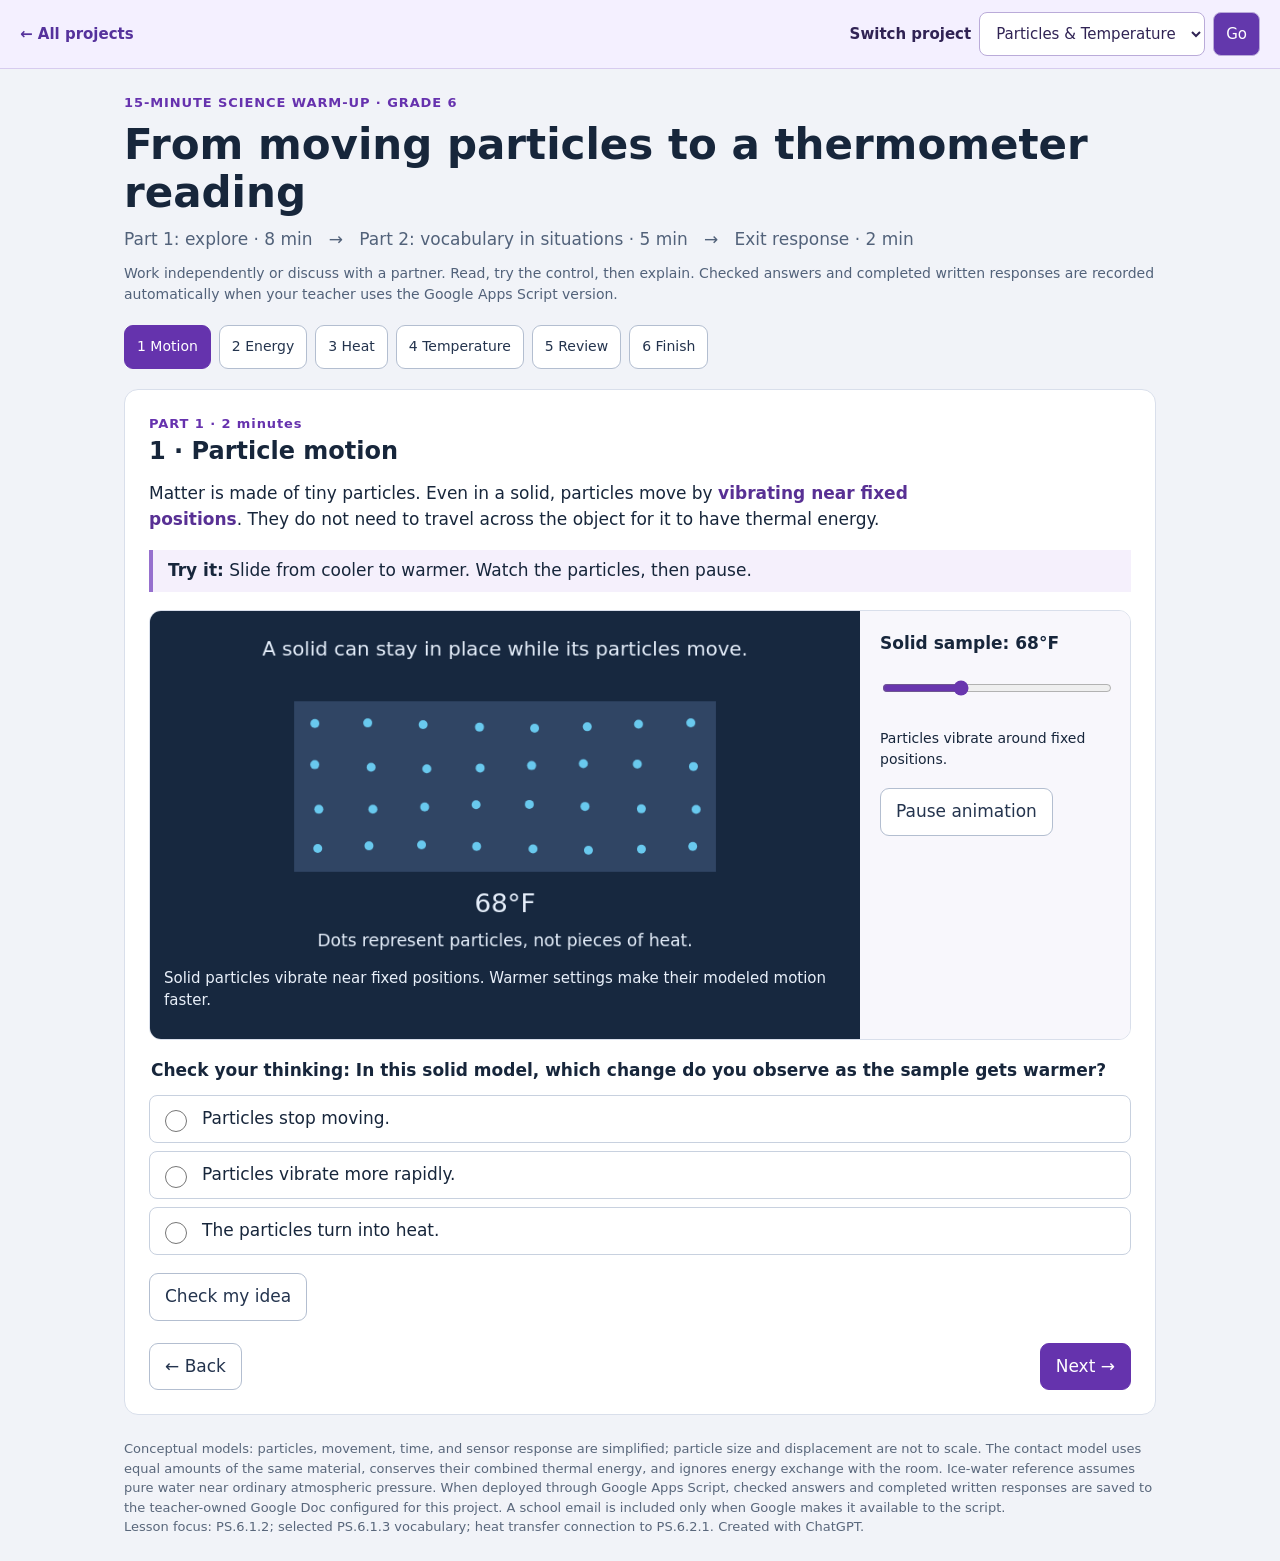
<file: projects/particles-and-temperature/index.html>
<!doctype html><html lang="en"><head><meta charset="utf-8"><base target="_top"><meta name="viewport" content="width=device-width,initial-scale=1"><title>From moving particles to a thermometer reading</title><style>*{box-sizing:border-box}body{margin:0;background:#f1f3f8;color:#17263b;font:17px/1.5 system-ui,sans-serif;-webkit-text-size-adjust:100%}main{max-width:1080px;margin:auto;padding:24px}header{margin-bottom:20px}.eyebrow{color:#6632ae;font-size:13px;font-weight:750;letter-spacing:.07em}h1{font-size:clamp(29px,4vw,42px);line-height:1.15;margin:8px 0}h2{font-size:24px;margin:0 0 12px}h3{font-size:20px}p{margin:10px 0}.muted{color:#52627a}nav{display:flex;gap:8px;flex-wrap:wrap;margin:20px 0}button{font:inherit;cursor:pointer;padding:10px 15px;border:1px solid #b3bed0;border-radius:9px;background:white;color:#24344e;min-height:44px;touch-action:manipulation;-webkit-tap-highlight-color:rgba(101,51,173,.2)}button:hover{border-color:#6834b2}button[aria-current=step],.primary{background:#6533ad;color:white;border-color:#6533ad}button:focus-visible,input:focus-visible,select:focus-visible,textarea:focus-visible{outline:3px solid #ac7bef;outline-offset:3px}nav button{font-size:14px;padding:9px 12px}.panel{background:white;border:1px solid #d9dfeb;border-radius:14px;padding:24px}.lab{display:grid;grid-template-columns:minmax(0,1fr) 270px;margin:18px 0;border:1px solid #d9dfeb;border-radius:12px;overflow:hidden}.picture{background:#17283f;padding:14px;color:#e8eff9;min-width:0}canvas{display:block;width:100%;height:auto;touch-action:pan-y}#sceneText{font-size:15px;min-height:48px}.controls{background:#f8f7fc;padding:20px}.control{display:block;font-weight:650;margin-bottom:18px}input[type=range]{display:block;width:100%;accent-color:#6936ae;margin-top:10px;min-height:44px;touch-action:pan-x}select,textarea,input[type=text]{font:inherit;border:1px solid #aebbd0;border-radius:8px;padding:10px;max-width:100%;background:white;color:#17263b}select{width:100%;margin-top:8px;min-height:44px}input[type=text]{display:block;width:100%;margin-top:6px;min-height:44px}.identity{display:grid;grid-template-columns:2fr 1fr;gap:16px;margin:18px 0}label.check{display:flex;gap:9px;align-items:center;min-height:44px;touch-action:manipulation}input[type=checkbox],input[type=radio]{width:22px;height:22px;accent-color:#6a35b3;flex-shrink:0}.reading{max-width:850px}.reading strong{color:#583094}.task{border-left:4px solid #9670ce;padding:8px 15px;background:#f5f0fc;margin:18px 0}.answers{display:grid;gap:8px}.answer{display:flex;align-items:center;gap:12px;padding:10px;border:1px solid #c8d1df;border-radius:8px;cursor:pointer;min-height:48px;touch-action:manipulation;-webkit-tap-highlight-color:rgba(101,51,173,.16)}.answer:has(input:checked){background:#f0e9fc;border-color:#7951b5}fieldset{border:0;padding:0;margin:18px 0}legend{font-weight:650;margin-bottom:12px}.feedback{padding:12px;border-radius:8px;background:#edf4fb;margin-top:10px}.feedback:empty{display:none}.feedback.correct{background:#e8f5ec}.actions{display:flex;gap:10px;flex-wrap:wrap;margin-top:18px}.bottom{display:flex;justify-content:space-between;gap:12px;margin-top:22px}.qcard{padding:20px 0;border-bottom:1px solid #dde3ec}textarea{display:block;width:100%;min-height:115px;margin:10px 0}.small{font-size:14px}.result{background:#f5f2fb;padding:16px;border-radius:10px}.script-warning{padding:14px;background:#fff3cd;border:1px solid #d7b65d;border-radius:9px;margin:14px 0}footer{font-size:13px;color:#59677b;margin-top:24px}[hidden]{display:none!important}@media(max-width:740px){main{padding:14px}.panel{padding:17px}.lab,.identity{grid-template-columns:1fr}.controls{padding:16px}nav{gap:5px}nav button{flex:1 0 28%;padding:10px 8px;font-size:14px}.picture{padding:8px}.bottom button{flex:1}}</style></head><body><noscript><main><p class="script-warning"><strong>This preview is not running JavaScript.</strong> Open the deployed Google Apps Script /exec link in Safari or Chrome. Buttons cannot work inside a static file preview.</p></main></noscript><main><header><div class="eyebrow">15-MINUTE SCIENCE WARM-UP · GRADE 6</div><h1>From moving particles to a thermometer reading</h1><p class="muted">Part 1: explore · 8 min &nbsp; → &nbsp; Part 2: vocabulary in situations · 5 min &nbsp; → &nbsp; Exit response · 2 min</p><p class="small muted">Work independently or discuss with a partner. Read, try the control, then explain. Checked answers and completed written responses are recorded automatically when your teacher uses the Google Apps Script version.</p></header><nav aria-label="Warm-up steps"><button data-page="0" aria-current="step">1 Motion</button><button data-page="1" aria-current="false">2 Energy</button><button data-page="2" aria-current="false">3 Heat</button><button data-page="3" aria-current="false">4 Temperature</button><button data-page="4" aria-current="false">5 Review</button><button data-page="5" aria-current="false">6 Finish</button></nav><div class="panel"><div id="part1"><section class="lesson" id="lesson0" ><div class="eyebrow">PART 1 · 2 minutes</div><h2>1 · Particle motion</h2><p class="reading">Matter is made of tiny particles. Even in a solid, particles move by <strong>vibrating near fixed positions</strong>. They do not need to travel across the object for it to have thermal energy.</p><div class="task"><strong>Try it:</strong> Slide from cooler to warmer. Watch the particles, then pause.</div></section><section class="lesson" id="lesson1" hidden><div class="eyebrow">PART 1 · 2 minutes</div><h2>2 · Thermal energy</h2><p class="reading">Thermal energy is part of an object’s internal energy associated with its particles’ motion and interactions. For the <strong>same substance and state at the same temperature</strong>, a sample with more molecules has more thermal energy.</p><div class="task"><strong>Try it:</strong> Change the number of model water molecules in Box B. Boxes A and B stay at 86°F. Compare average motion and the number of molecules.</div></section><section class="lesson" id="lesson2" hidden><div class="eyebrow">PART 1 · 2 minutes</div><h2>3 · Heat: energy in transfer</h2><p class="reading"><strong>Heat is energy transferred because of a temperature difference.</strong> Object A and Object B are equal amounts of the same material. The model keeps their total thermal energy constant while energy transfers from the warmer object to the cooler one.</p><div class="task"><strong>Try it:</strong> Bring Object A and Object B into contact. Follow both temperature readings and the direction of net energy transfer.</div></section><section class="lesson" id="lesson3" hidden><div class="eyebrow">PART 1 · 2 minutes</div><h2>4 · Temperature: a measured property</h2><p class="reading"><strong>Temperature is a measurable property that describes the average motion of particles.</strong> A temperature sensor exchanges energy with the sample until the sensor reading settles near the sample’s temperature. That reading is not the sample’s total thermal energy.</p><div class="task"><strong>Try it:</strong> Choose a sample, then take its temperature. Watch the sensor reading settle. Repeat with another sample.</div></section><div class="lab"><div class="picture"><canvas id="scene" width="760" height="370" role="img" aria-label="Particle model"></canvas><p id="sceneText"></p></div><div class="controls"><div id="control0"><label class="control" for="warmth">Solid sample: <output id="warmthValue">68°F</output><input id="warmth" type="range" min="32" max="140" value="68" step="9"></label><p class="small">Particles vibrate around fixed positions.</p></div><div id="control1" hidden><label class="control" for="amount">Number of model water molecules in Box B<select id="amount"><option value="1">12 molecules</option><option value="2">24 molecules</option><option value="4">48 molecules</option></select></label><p class="small">Same substance: liquid water.<br>Same temperature: 86°F.</p></div><div id="control2" hidden><label class="check"><input id="contact" type="checkbox">Bring Object A and Object B into contact</label><p class="small">Equal amounts of the same material. Object A starts at 140°F; Object B starts at 50°F.</p><button id="restartHeat">Separate and restart</button></div><div id="control3" hidden><label class="control" for="sample">Sample<select id="sample"><option value="32">Ice-water mixture</option><option value="72">Room-temperature water</option><option value="104">Warm water</option></select></label><button id="measure" class="primary">Take temperature</button><p class="small" id="measureStatus">The sensor starts at 72°F. Choose a sample and take its temperature.</p></div><div class="actions"><button id="play">Pause animation</button></div></div></div><section id="check0" ><fieldset><legend>Check your thinking: In this solid model, which change do you observe as the sample gets warmer?</legend><div class="answers"><label class="answer"><input type="radio" name="p0" value="0">Particles stop moving.</label><label class="answer"><input type="radio" name="p0" value="1">Particles vibrate more rapidly.</label><label class="answer"><input type="radio" name="p0" value="2">The particles turn into heat.</label></div></fieldset><button data-check="0">Check my idea</button><div class="feedback" id="feedback0" role="status"></div></section><section id="check1" hidden><fieldset><legend>Check your thinking: Box B contains more water molecules than Box A, but both are at 86°F. Which statement is supported?</legend><div class="answers"><label class="answer"><input type="radio" name="p1" value="0">Box B must be hotter.</label><label class="answer"><input type="radio" name="p1" value="1">The boxes must have equal thermal energy.</label><label class="answer"><input type="radio" name="p1" value="2">Box B has more thermal energy even though their temperatures match.</label></div></fieldset><button data-check="1">Check my idea</button><div class="feedback" id="feedback1" role="status"></div></section><section id="check2" hidden><fieldset><legend>Check your thinking: Which way does net energy transfer when the objects first touch?</legend><div class="answers"><label class="answer"><input type="radio" name="p2" value="0">From warmer Object A to cooler Object B</label><label class="answer"><input type="radio" name="p2" value="1">From cooler Object B to warmer Object A</label><label class="answer"><input type="radio" name="p2" value="2">Neither direction, because both are solids</label></div></fieldset><button data-check="2">Check my idea</button><div class="feedback" id="feedback2" role="status"></div></section><section id="check3" hidden><fieldset><legend>Check your thinking: The sensor settles at 104°F in warm water. What does this number tell you?</legend><div class="answers"><label class="answer"><input type="radio" name="p3" value="0">The total thermal energy in the water</label><label class="answer"><input type="radio" name="p3" value="1">The temperature of the water</label><label class="answer"><input type="radio" name="p3" value="2">The number of water molecules</label></div></fieldset><button data-check="3">Check my idea</button><div class="feedback" id="feedback3" role="status"></div></section></div><section id="review" hidden><div class="eyebrow">PART 2 · 5 MINUTES</div><h2>Use the vocabulary in a situation</h2><p>Use each vocabulary idea to make sense of a situation. Choose an answer, review the explanation, and revise your thinking when needed.</p><div class="qcard"><fieldset><legend>1. A student notices droplets appearing on the outside of a sealed cup of ice water. Which answer correctly separates the observation from the scientific explanation?</legend><div class="answers"><label class="answer"><input type="radio" name="q0" value="0">Observation: water leaked through the cup. Explanation: melting.</label><label class="answer"><input type="radio" name="q0" value="1">Observation: droplets formed outside. Explanation: water vapor condensed.</label><label class="answer"><input type="radio" name="q0" value="2">Observation: the cup became cold. Explanation: cold escaped.</label></div></fieldset><div class="feedback" id="qfeedback0"></div></div><div class="qcard"><fieldset><legend>2. Which statement describes matter?</legend><div class="answers"><label class="answer"><input type="radio" name="q1" value="0">It is anything that moves.</label><label class="answer"><input type="radio" name="q1" value="1">It has mass and takes up space.</label><label class="answer"><input type="radio" name="q1" value="2">It is only something you can see.</label></div></fieldset><div class="feedback" id="qfeedback1"></div></div><div class="qcard"><fieldset><legend>3. The particles in a solid move back and forth near fixed positions. What is this motion called?</legend><div class="answers"><label class="answer"><input type="radio" name="q2" value="0">Condensation</label><label class="answer"><input type="radio" name="q2" value="1">Evaporation</label><label class="answer"><input type="radio" name="q2" value="2">Vibration</label></div></fieldset><div class="feedback" id="qfeedback2"></div></div><div class="qcard"><fieldset><legend>4. Water vapor in the air becomes liquid drops on a cold cup. Which phase change occurred?</legend><div class="answers"><label class="answer"><input type="radio" name="q3" value="0">Melting: solid to liquid</label><label class="answer"><input type="radio" name="q3" value="1">Condensation: gas to liquid</label><label class="answer"><input type="radio" name="q3" value="2">Freezing: liquid to solid</label></div></fieldset><div class="feedback" id="qfeedback3"></div></div><div class="qcard"><fieldset><legend>5. Two different-sized samples of the same pure solid are heated under the same air pressure. Which result is most reasonable?</legend><div class="answers"><label class="answer"><input type="radio" name="q4" value="0">The larger sample has a higher melting point because it has more matter.</label><label class="answer"><input type="radio" name="q4" value="1">Both samples begin melting at the same temperature, although the larger sample may require more energy to melt completely.</label><label class="answer"><input type="radio" name="q4" value="2">The smaller sample cannot undergo a phase change.</label></div></fieldset><div class="feedback" id="qfeedback4"></div></div><div class="qcard"><fieldset><legend>6. Air spreads out to fill a sealed container. Which state has neither a fixed shape nor a fixed volume?</legend><div class="answers"><label class="answer"><input type="radio" name="q5" value="0">Solid</label><label class="answer"><input type="radio" name="q5" value="1">Liquid</label><label class="answer"><input type="radio" name="q5" value="2">Gas</label></div></fieldset><div class="feedback" id="qfeedback5"></div></div><button id="checkQuiz" class="primary">Review my thinking</button><p id="quizStatus" role="status"></p></section><section id="finish" hidden><div class="eyebrow">REASONING CHALLENGE</div><h2>Connect the ideas</h2><h3>Connection 1: water and a spoon</h3><p>A large bowl and a small cup contain the same kind of water at 86°F. A metal spoon at 68°F is placed in the bowl.</p><label for="exit"><strong>Explain:</strong> Which water sample has more thermal energy? Which way does energy transfer between the bowl’s water and the spoon? What would a temperature sensor measure?</label><textarea id="exit" placeholder="Both water samples have the same temperature, but… Energy transfers from… A temperature sensor measures…"></textarea><h3>Connection 2: ice added to water</h3><p>A sealed cup contains liquid water at 75°F. Ice at 32°F is added. After several minutes, some ice has melted and the liquid water is cooler.</p><label for="exit2"><strong>Build a reasoning chain:</strong> Begin with particle motion. Then connect thermal energy, the direction of heat transfer, the phase change, and what a temperature sensor would show. Explain why “cold moved into the water” is not an accurate description.</label><textarea id="exit2" placeholder="The warmer water particles… Therefore energy transfers… The ice melts because… The sensor would… Saying ‘cold moved’ is inaccurate because…”"></textarea><details><summary>Ideas to check after writing</summary><p>The bowl contains more thermal energy than the smaller cup because it contains more of the same substance at the same temperature and state. Energy transfers from the warmer water to the cooler spoon. In the second situation, energy transfers from the warmer liquid water to the colder ice. That energy changes particle motion and arrangement as ice melts. A temperature sensor measures temperature, not total thermal energy. “Cold” does not flow; energy transfers from warmer matter to cooler matter.</p></details></section><div class="bottom"><button id="back">← Back</button><button id="next" class="primary">Next →</button></div></div><footer>Conceptual models: particles, movement, time, and sensor response are simplified; particle size and displacement are not to scale. The contact model uses equal amounts of the same material, conserves their combined thermal energy, and ignores energy exchange with the room. Ice-water reference assumes pure water near ordinary atmospheric pressure. When deployed through Google Apps Script, checked answers and completed written responses are saved to the teacher-owned Google Doc configured for this project. A school email is included only when Google makes it available to the script.<br>Lesson focus: PS.6.1.2; selected PS.6.1.3 vocabulary; heat transfer connection to PS.6.2.1. Created with ChatGPT.</footer></main><script>const partChecks=[{"question": "In this solid model, which change do you observe as the sample gets warmer?", "options": ["Particles stop moving.", "Particles vibrate more rapidly.", "The particles turn into heat."], "answer": 1, "why": "The particles vibrate more rapidly. The particles remain matter; energy is not a new kind of particle."}, {"question": "Box B contains more water molecules than Box A, but both are at 86\u00b0F. Which statement is supported?", "options": ["Box B must be hotter.", "The boxes must have equal thermal energy.", "Box B has more thermal energy even though their temperatures match."], "answer": 2, "why": "Box B contains more water molecules. At the same temperature, state, and substance, it has more thermal energy. Temperature alone does not tell you total thermal energy."}, {"question": "Which way does net energy transfer when the objects first touch?", "options": ["From warmer Object A to cooler Object B", "From cooler Object B to warmer Object A", "Neither direction, because both are solids"], "answer": 0, "why": "Net energy transfers from warmer to cooler. Object A cools while Object B warms. Because this model uses equal amounts of the same material and no surroundings, they approach 95\u00b0F."}, {"question": "The sensor settles at 104\u00b0F in warm water. What does this number tell you?", "options": ["The total thermal energy in the water", "The temperature of the water", "The number of water molecules"], "answer": 1, "why": "104\u00b0F is the measured temperature. Comparing total thermal energy would also require information such as the amount, substance, and state."}];const reviewChecks=[{"question": "A student notices droplets appearing on the outside of a sealed cup of ice water. Which answer correctly separates the observation from the scientific explanation?", "options": ["Observation: water leaked through the cup. Explanation: melting.", "Observation: droplets formed outside. Explanation: water vapor condensed.", "Observation: the cup became cold. Explanation: cold escaped."], "answer": 1, "why": "The droplets are the observable phenomenon. Condensation explains how water vapor in the surrounding air became liquid on the cold surface."}, {"question": "Which statement describes matter?", "options": ["It is anything that moves.", "It has mass and takes up space.", "It is only something you can see."], "answer": 1, "why": "Matter has mass and occupies space. Air is matter even though you usually cannot see it."}, {"question": "The particles in a solid move back and forth near fixed positions. What is this motion called?", "options": ["Condensation", "Evaporation", "Vibration"], "answer": 2, "why": "Vibration is back-and-forth motion. Solid particles still move even though the solid keeps its shape and volume."}, {"question": "Water vapor in the air becomes liquid drops on a cold cup. Which phase change occurred?", "options": ["Melting: solid to liquid", "Condensation: gas to liquid", "Freezing: liquid to solid"], "answer": 1, "why": "Condensation changes a gas into a liquid. The drops come from water vapor in the surrounding air, not from liquid passing through the cup."}, {"question": "Two different-sized samples of the same pure solid are heated under the same air pressure. Which result is most reasonable?", "options": ["The larger sample has a higher melting point because it has more matter.", "Both samples begin melting at the same temperature, although the larger sample may require more energy to melt completely.", "The smaller sample cannot undergo a phase change."], "answer": 1, "why": "Melting point is an amount-independent physical property of a pure substance at a given pressure. A larger sample usually requires more total energy to melt, but its melting point is not higher merely because there is more of it."}, {"question": "Air spreads out to fill a sealed container. Which state has neither a fixed shape nor a fixed volume?", "options": ["Solid", "Liquid", "Gas"], "answer": 2, "why": "A gas takes the shape and volume of its container. A liquid has a definite volume but takes the shape of its container."}];
'use strict';
const $=id=>document.getElementById(id),canvas=$('scene'),g=canvas.getContext('2d');
let page=0,clock=0,last=null,running=!matchMedia('(prefers-reduced-motion: reduce)').matches;
let hot=140,cold=50,reading=72,measuring=false,measured=false,checkedPart=[false,false,false,false],checkedQuiz=Array(6).fill(false),lastDescribe=-1;
let contactPhaseA=0,contactPhaseB=1.7;
const names=['Particle motion','Thermal energy','Heat','Temperature'];
const ink='#e6effb',blue='#69c9ee',purple='#bd97ff',orange='#ffb774';
function text(t,x,y,size=21,color=ink){g.font=size+'px system-ui';g.textAlign='center';g.fillStyle=color;g.fillText(t,x,y)}
function circle(x,y,r,c){g.fillStyle=c;g.beginPath();g.arc(x,y,r,0,2*Math.PI);g.fill()}
function rect(x,y,w,h,c){g.fillStyle=c;g.fillRect(x,y,w,h)}
function line(x,y,X,Y,c=ink,w=3){g.strokeStyle=c;g.lineWidth=w;g.beginPath();g.moveTo(x,y);g.lineTo(X,Y);g.stroke()}
function arrow(x,y,X,Y,c=orange){line(x,y,X,Y,c,4);let a=Math.atan2(Y-y,X-x);g.fillStyle=c;g.beginPath();g.moveTo(X,Y);g.lineTo(X-12*Math.cos(a-.5),Y-12*Math.sin(a-.5));g.lineTo(X-12*Math.cos(a+.5),Y-12*Math.sin(a+.5));g.fill()}
function n(id){return Number($(id).value)}
function selected(name){let el=document.querySelector('input[name="'+name+'"]:checked');return el?Number(el.value):null}
function particles(x,y,w,h,count,speed,solid=false,color=purple){for(let i=0;i<count;i++){let px,py;if(solid){let cols=8;px=x+20+(i%cols)*(w-40)/7+Math.sin(clock*speed*7+i)*3;py=y+22+Math.floor(i/cols)*(h-44)/3+Math.cos(clock*speed*6+i)*3}else{let dx=(i*47+clock*speed*23)%(2*(w-25)),dy=(i*71+clock*speed*19)%(2*(h-25));px=x+12+(dx>w-25?2*(w-25)-dx:dx);py=y+12+(dy>h-25?2*(h-25)-dy:dy)}circle(px,py,5,color)}}
function contactParticles(x,y,w,h,temp,phase,color){let amplitude=2+7*Math.max(0,Math.min(1,(temp-32)/108));for(let i=0;i<32;i++){let cols=8,baseX=x+20+(i%cols)*(w-40)/7,baseY=y+24+Math.floor(i/cols)*(h-48)/3;circle(baseX+Math.sin(phase+i*1.9)*amplitude,baseY+Math.cos(phase*.93+i*1.4)*amplitude,5,color)}}
function resetHeat(){hot=140;cold=50;contactPhaseA=0;contactPhaseB=1.7;$('contact').checked=false;draw();describe()}
function step(dt){clock+=dt;contactPhaseA+=dt*5;contactPhaseB+=dt*5;if(page===2&&$('contact').checked){let difference=hot-cold,transfer=difference*(1-Math.exp(-.32*dt))/2;hot-=transfer;cold+=transfer}if(page===3&&measuring){reading+=(n('sample')-reading)*(1-Math.exp(-.8*dt));if(Math.abs(n('sample')-reading)<.2){reading=n('sample');measuring=false;measured=true}}}
function draw(){g.clearRect(0,0,760,370);if(page===0){text('A solid can stay in place while its particles move.',380,34,22);rect(145,85,470,190,'#304564');let speed=.7+(n('warmth')-32)/70;particles(150,90,460,180,32,speed,true,n('warmth')>86?orange:blue);text(n('warmth')+'°F',380,320,29);text('Dots represent particles, not pieces of heat.',380,358,19)}else if(page===1){let a=n('amount');text('Liquid water · same temperature',380,34,23);let w=110*Math.sqrt(a),h=90*Math.sqrt(a);rect(100,180,110,90,'#314d6c');rect(440,270-h,w,h,'#314d6c');particles(100,180,110,90,12,1,false,blue);particles(440,270-h,w,h,12*a,1,false,blue);text('Box A · 86°F',155,83,24);text('Box B · 86°F',440+w/2,83,24);text('12 model molecules',155,310,20);text((12*a)+' model molecules',440+w/2,310,20);text('Same average motion · different numbers of molecules',380,350,21)}else if(page===2){let touch=$('contact').checked,x1=touch?140:65,x2=touch?380:465;rect(x1,105,240,155,'#714e51');rect(x2,105,240,155,'#315979');contactParticles(x1,105,240,155,hot,contactPhaseA,orange);contactParticles(x2,105,240,155,cold,contactPhaseB,blue);text('Object A · '+hot.toFixed(1)+'°F',x1+120,82,23,orange);text('Object B · '+cold.toFixed(1)+'°F',x2+120,82,23,blue);if(touch&&hot-cold>.3)arrow(305,38,455,38);text(touch?'Objects touching':'Objects separated',380,307,23);text(touch?'Net energy transfer: Object A → Object B':'Bring the objects together to begin transfer.',380,350,20)}else if(page===3){rect(105,115,325,180,'#315579');particles(115,125,300,155,28,.7+(n('sample')-32)/70,false,blue);text($('sample').selectedOptions[0].text,275,66,23);let x=570;rect(x-13,90,26,200,'#dbe5ef');circle(x,292,25,'#dbe5ef');let frac=Math.max(0,Math.min(1,(reading-20)/100));rect(x-7,280-frac*170,14,frac*170,orange);circle(x,292,17,orange);for(let T of [32,72,104]){let y=280-(T-20)/100*170;line(x+19,y,x+35,y);text(T+'°F',x+75,y+7,19)}text(reading.toFixed(1)+'°F',570,350,28,orange);if(measuring||measured){line(425,230,548,290,purple,3);text('Temperature sensor in the sample',280,341,19)}else text('Choose a sample, then take its temperature.',570,53,18)}}
function describe(){let s='';if(page===0){$('warmthValue').textContent=n('warmth')+'°F';s='Solid particles vibrate near fixed positions. Warmer settings make their modeled motion faster.'}else if(page===1)s=`Box A contains 12 model water molecules. Box B contains ${12*n('amount')} model water molecules. Both are liquid water at 86°F, so their average particle motion is the same.`;else if(page===2)s=`Object A: ${hot.toFixed(1)}°F. Object B: ${cold.toFixed(1)}°F. `+($('contact').checked?(hot-cold<.3?'Their temperatures are nearly equal, so net transfer is nearly zero.':'Net energy transfers from warmer Object A to cooler Object B. Particle displacement is exaggerated so it can be seen.'):'The objects are separated, so this model has not started energy transfer.');else if(page===3){let status=measuring?'The sensor reading is changing as the sensor and sample exchange energy.':measured?'The temperature is '+reading.toFixed(1)+'°F.':'The sensor starts at 72°F. Choose a sample and take its temperature.';$('measureStatus').textContent=status;s=status+' The sensor measures temperature, not total thermal energy.'}$('sceneText').textContent=s;canvas.setAttribute('aria-label',s)}
function show(i){page=Math.max(0,Math.min(5,i));document.querySelectorAll('[data-page]').forEach(b=>b.setAttribute('aria-current',Number(b.dataset.page)===page?'step':'false'));$('part1').hidden=page>3;$('review').hidden=page!==4;$('finish').hidden=page!==5;for(let k=0;k<4;k++){['lesson','control','check'].forEach(prefix=>$(prefix+k).hidden=k!==page)}$('back').disabled=page===0;$('next').hidden=page===5;$('next').textContent=page===3?'Part 2: review →':page===4?'Reasoning challenge →':'Next →';draw();if(page<4)describe()}
function checkPart(i){let value=selected('p'+i),box=$('feedback'+i);if(value===null){box.textContent='Choose an answer first. You may use the model again.';return}checkedPart[i]=true;let correct=value===partChecks[i].answer;box.className='feedback'+(correct?' correct':'');box.textContent=(correct?'Yes. ':'Revisit your idea. ')+partChecks[i].why}
function checkReview(){let answered=0;reviewChecks.forEach((q,i)=>{let value=selected('q'+i),box=$('qfeedback'+i);if(value===null){box.textContent='Choose an answer, then review again.';return}answered++;checkedQuiz[i]=true;let yes=value===q.answer;box.className='feedback'+(yes?' correct':'');box.textContent=(yes?'That reasoning works. ':'Reconsider this situation. ')+q.why});$('quizStatus').textContent=answered<6?`${answered} of 6 situations answered. Complete the remaining situations when you are ready.`:'All six situations have an answer. Use the feedback to revise any idea that changed.'}
function responseSummary(){let items=[];partChecks.forEach((q,i)=>{let v=selected('p'+i);if(v!==null)items.push('Guided '+(i+1)+': '+q.options[v])});reviewChecks.forEach((q,i)=>{let v=selected('q'+i);if(v!==null)items.push('Situation '+(i+1)+': '+q.options[v])});return items.join(' | ')}
function recordInteraction(action){if(!(window.google&&google.script&&google.script.run))return;let payload={action:String(action||'Interaction'),page:page<4?names[page]:page===4?'Vocabulary situations':'Reasoning challenge',responses:responseSummary(),connectionOne:$('exit').value.trim(),connectionTwo:$('exit2').value.trim()};google.script.run.withFailureHandler(()=>{}).logInteraction(payload)}
function animate(now){let dt=last===null?0:Math.min(.04,(now-last)/1000);last=now;if(running&&page<4)step(dt);if(page<4)draw();if(now-lastDescribe>500&&page<4){describe();lastDescribe=now}requestAnimationFrame(animate)}
document.querySelectorAll('[data-page]').forEach(b=>b.onclick=()=>show(Number(b.dataset.page)));
document.querySelectorAll('[data-check]').forEach(b=>b.onclick=()=>checkPart(Number(b.dataset.check)));
$('back').onclick=()=>show(page-1);$('next').onclick=()=>show(page+1);$('play').onclick=()=>{running=!running;$('play').textContent=running?'Pause animation':'Play animation'};$('play').textContent=running?'Pause animation':'Play animation';
for(let id of ['warmth','amount','contact'])$(id).addEventListener('input',()=>{draw();describe()});
$('restartHeat').onclick=resetHeat;$('sample').onchange=()=>{reading=72;measuring=false;measured=false;draw();describe()};$('measure').onclick=()=>{measuring=true;measured=false;running=true;$('play').textContent='Pause animation';draw();describe()};
$('checkQuiz').onclick=checkReview;
document.querySelectorAll('input[type=radio]').forEach(el=>el.addEventListener('change',()=>{let i=Number(el.name.slice(1));if(el.name[0]==='p'){checkedPart[i]=false;$('feedback'+i).textContent='Answer changed. Check your idea again.'}else{checkedQuiz[i]=false;$('qfeedback'+i).textContent='Answer changed. Review your thinking again.';$('quizStatus').textContent='Answers changed; review again for updated feedback.'}}));
$('exit').addEventListener('change',()=>recordInteraction('Completed Connection 1'));
$('exit2').addEventListener('change',()=>recordInteraction('Completed Connection 2'));
document.querySelectorAll('button').forEach(button=>{button.type='button';button.addEventListener('click',()=>{if(button.dataset.check!==undefined||button.id==='checkQuiz')recordInteraction('Checked response: '+String(button.textContent||button.id||'button').trim())});button.addEventListener('touchend',event=>{if(event.cancelable)event.preventDefault();button.click()},{passive:false})});
show(0);requestAnimationFrame(animate);

</script><script src="../../assets/project-switcher.js" defer></script>
</body></html>
</file>
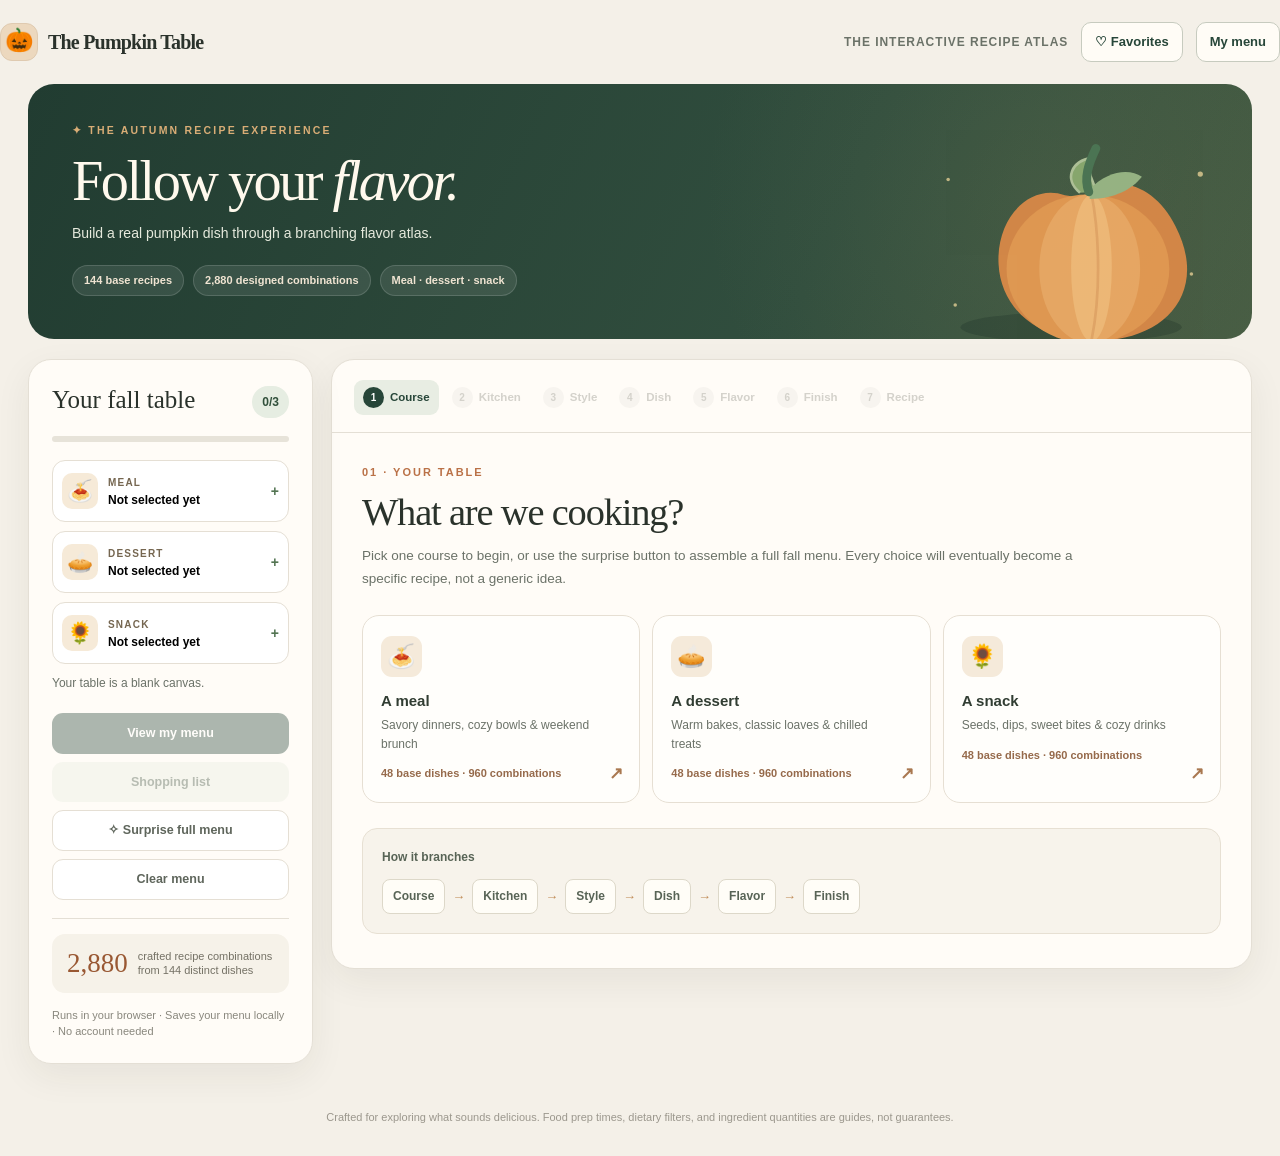
<file: projects/pumpkin-decision-tree/index.html>
<!doctype html>
<html lang="en"><head><meta charset="utf-8"/><meta name="viewport" content="width=device-width,initial-scale=1"/><meta name="theme-color" content="#274639"/><meta name="description" content="The Pumpkin Table: a branching recipe atlas with 144 base dishes, 2,880 designed endings, dietary filters, printable recipes and a three-course menu."/><title>The Pumpkin Table · Recipe Atlas</title><style>:root{--paper:#fffcf7;--bg:#f4f0e8;--ink:#2a322b;--forest:#274639;--forest2:#3f6850;--sub:#6b7268;--gold:#ba7147;--line:#e4dfd5;--soft:#efe8dc;--pill:#e4ede1;--shadow:0 12px 36px rgba(40,48,35,.065)}*{box-sizing:border-box}html{scroll-behavior:smooth}body{margin:0;background:var(--bg);color:var(--ink);font-family:Inter,ui-sans-serif,-apple-system,BlinkMacSystemFont,"Segoe UI",sans-serif;font-size:14px;line-height:1.52}button,input{font:inherit}button{cursor:pointer}button:disabled{opacity:.38;cursor:not-allowed}button:focus-visible,input:focus-visible{outline:3px solid #c38d58;outline-offset:3px}button:active:not(:disabled){transform:scale(.995)}.shell{max-width:1340px;margin:auto;padding:0 28px}.top{display:flex;justify-content:space-between;align-items:center;padding:22px 0;gap:20px}.brand{display:flex;gap:10px;align-items:center;border:0;background:transparent;color:var(--ink);font-family:Georgia,serif;font-size:20px;font-weight:700;letter-spacing:-.04em;padding:0}.brand-mark{border:1px solid #dfcab0;background:#ecd8be;border-radius:12px;font-family:inherit;font-size:23px;width:38px;height:38px;display:grid;place-items:center}.navtop{display:flex;align-items:center;gap:13px;color:var(--sub);font-size:12px;font-weight:750;letter-spacing:.08em;text-transform:uppercase}.navtop .small-action{font-size:13px;letter-spacing:0;text-transform:none}.small-action{padding:9px 13px;border-radius:10px;border:1px solid #c7cbbf;background:#fffcf6;color:var(--forest);font-weight:750}.hero{position:relative;isolation:isolate;overflow:hidden;border-radius:26px;background:linear-gradient(115deg,#213c31 0%,#314e3e 65%,#465c43 100%);color:#fff9ed;padding:39px 44px 43px;min-height:220px}.hero:before{content:"";position:absolute;inset:0;background:radial-gradient(circle at 83% 44%,#6e765238,transparent 33%);pointer-events:none;z-index:-1}.hero-left{max-width:650px;position:relative;z-index:1}.eyebrow{color:#d9ad76;font-size:10.5px;font-weight:850;letter-spacing:.21em;text-transform:uppercase}.hero h1{font:normal clamp(37px,4.4vw,61px)/1.06 Georgia,"Times New Roman",serif;letter-spacing:-.045em;margin:13px 0 11px}.hero p{margin:0;color:#e6eadd;max-width:475px;font-size:14px;line-height:1.7}.hero-art{width:340px;height:230px;position:absolute;right:10px;bottom:-20px;pointer-events:none;opacity:.96}.hero-tags{display:flex;gap:9px;flex-wrap:wrap;margin-top:19px}.hero-tags span{font-size:11px;font-weight:700;background:#ffffff17;border:1px solid #ffffff25;border-radius:100px;padding:6px 11px;color:#f0e4d2}.workbench{display:grid;grid-template-columns:285px minmax(0,1fr);gap:18px;align-items:start;margin:20px 0 45px}.panel{background:var(--paper);border:1px solid var(--line);border-radius:23px;box-shadow:var(--shadow)}.sidebar{padding:23px;position:sticky;top:14px}.sidebar-title{font:normal 25px/1.1 Georgia,serif;margin:3px 0 7px}.sidebar-head{display:flex;justify-content:space-between;align-items:center}.count{font-size:12px;font-weight:850;color:#31503b;background:#e6ede2;border-radius:30px;padding:7px 10px}.progress-track{height:6px;background:#e7e3d9;border-radius:9px;margin:16px 0 18px;overflow:hidden}.progress-bar{width:0;height:100%;background:#b88156;transition:width .2s}.slots{display:grid;gap:9px}.course-slot{display:flex;align-items:center;text-align:left;gap:10px;border:1px solid #e5dfd4;background:white;border-radius:13px;padding:12px 9px;width:100%}.course-slot:hover,.course-slot.active{border-color:#b5bda9;background:#f7f8f1}.slot-icon{width:36px;height:36px;flex-shrink:0;background:#f6ead8;border-radius:10px;display:grid;place-items:center;font-size:21px}.slot-copy{flex:1;min-width:0}.slot-copy b{display:block;color:#756650;font-size:10px;letter-spacing:.12em;text-transform:uppercase}.slot-copy span{display:block;line-height:1.3;font-size:12px;font-weight:650;margin-top:3px}.slot-status{font-weight:800;color:#537452}.side-desc{color:var(--sub);font-size:12px;margin:10px 0 20px}.side-actions{display:grid;gap:8px}.btn{display:inline-flex;align-items:center;justify-content:center;border:1px solid transparent;border-radius:11px;padding:11px 14px;font-weight:760;font-size:12.5px;gap:6px;text-decoration:none;line-height:1.35;transition:background .15s,border-color .15s}.btn.dark{color:white;background:var(--forest)}.btn.dark:hover{background:#3e6250}.btn.soft{color:#435743;background:#e9ede2}.btn.soft:hover{background:#dde7d7}.btn.ghost{color:#5f665c;background:white;border-color:#e5dfd4}.btn.ghost:hover{background:#f7f2e9}.btn.thin{padding:8px 12px;font-size:11px;background:#eff3ec;color:#32513d}.side-divider{border-top:1px solid var(--line);margin:18px 0 15px}.statbox{padding:15px;background:#f6f2e9;border-radius:13px;display:flex;align-items:center;gap:10px}.statbox strong{font:normal 27px Georgia,serif;color:#995833;line-height:1}.statbox span{font-size:11px;color:#747165;line-height:1.3}.micro{font-size:11px;color:#89877d;margin:14px 0 0}.main{min-width:0}.steps{display:flex;gap:4px;padding:20px 22px 0;flex-wrap:wrap;border-bottom:1px solid var(--line);margin-bottom:0;padding-bottom:17px}.step-chip{display:inline-flex;align-items:center;gap:6px;border:0;background:transparent;padding:7px 9px;border-radius:9px;color:#8e8e84;font-weight:700;font-size:11.5px}.step-chip span{border-radius:30px;background:#e9e7e1;display:grid;place-items:center;width:21px;height:21px;font-size:10px}.step-chip.done{color:#607963}.step-chip.done span{background:#e3eee1}.step-chip.current{color:var(--forest);background:#e8ede3}.step-chip.current span{background:var(--forest);color:white}.stage{padding:31px 30px 34px;min-height:470px}.overline{font-size:11px;font-weight:800;letter-spacing:.18em;color:var(--gold);text-transform:uppercase}.stage h2,.menu-sheet h2,#overlay-content h2{font:normal clamp(29px,3vw,40px)/1.15 Georgia,serif;letter-spacing:-.03em;margin:9px 0 11px}.stage h2:focus{outline:none}.lead{margin:0 0 24px;color:var(--sub);max-width:730px;font-size:13.5px;line-height:1.7}.choice-grid{display:grid;grid-template-columns:repeat(2,minmax(0,1fr));gap:12px}.choice-grid.three{grid-template-columns:repeat(3,minmax(0,1fr))}.option{position:relative;display:flex;gap:14px;align-items:flex-start;min-width:0;border:1px solid #e6dfd3;background:#fffefb;text-align:left;border-radius:17px;padding:20px 18px;min-height:132px;transition:transform .15s,background .15s,box-shadow .15s,border-color .15s}.choice-grid.three .option{flex-direction:column;min-height:182px}.option:hover:not(:disabled){transform:translateY(-2px);background:#fffaf2;border-color:#cdb294;box-shadow:0 9px 24px #533d3012}.option-icon{background:#f5eada;border-radius:11px;display:grid;place-items:center;width:41px;height:41px;flex-shrink:0;font-size:23px}.option-text{min-width:0;display:block;padding-right:12px}.option strong{font-size:15px;display:block;color:#313d32;line-height:1.3}.option small{display:block;font-size:12px;color:var(--sub);line-height:1.55;margin-top:6px}.meta{display:block;font-size:11px;color:#966a4b;font-weight:700;margin-top:12px}.option-arrow{position:absolute;right:16px;bottom:15px;font-size:17px;color:#a97850;font-weight:800}.option-badge{position:absolute;right:14px;top:15px;background:#e9efe4;color:#49684d;border-radius:20px;padding:4px 8px;font-size:9.5px;font-weight:750}.option:disabled{opacity:.43}.option:disabled .option-badge{background:#eceae4;color:#69675d}.nav-row{display:flex;gap:8px;flex-wrap:wrap;margin-top:22px}.tip{border:1px solid #e7e0d3;background:#f7f3eb;padding:19px;border-radius:15px;margin-top:25px;font-size:12px;color:#586456}.mini-tree{display:flex;gap:7px;align-items:center;flex-wrap:wrap;margin-top:13px}.mini-tree span{border:1px solid #ddd8c9;background:#fffdf7;border-radius:8px;padding:7px 10px;font-weight:760}.mini-tree i{font-size:13px;color:#c08b56;font-style:normal}.preferences{display:grid;gap:20px}.pref{padding-bottom:18px;border-bottom:1px solid #ece7de}.pref-label{font-size:13px;font-weight:800;margin-bottom:10px}.toggle-row{display:flex;flex-wrap:wrap;gap:8px}.toggle{border:1px solid #ddd7cb;border-radius:10px;background:#fff;color:#5b6256;font-size:12px;font-weight:720;padding:10px 13px}.toggle:hover{border-color:#b8c0ac}.toggle.selected{background:#315441;color:white;border-color:#315441}.checkrow{display:inline-flex;align-items:center;gap:10px;color:#555e53;font-weight:650;font-size:12px;cursor:pointer}.checkrow input,.shopping-row input,.recipe-ingredient input{width:16px;height:16px;accent-color:#365a44;flex-shrink:0}.filter-note{color:#878478;font-size:11.5px;line-height:1.65;margin:14px 0}.matchbar{background:#ebf1e8;border-radius:14px;display:flex;justify-content:space-between;align-items:center;gap:12px;padding:13px 15px;color:#3e5f42;font-size:13px;margin:18px 0}.matchbar b{font-size:21px;font-family:Georgia,serif}.contextbar,.result-tags{display:flex;flex-wrap:wrap;gap:7px;margin-bottom:20px}.tag{display:inline-flex;align-items:center;border-radius:20px;background:#e8eee3;color:#415e49;padding:6px 11px;font-size:11px;font-weight:730}.result-kicker{font-size:11px;font-weight:850;color:var(--gold);letter-spacing:.18em;text-transform:uppercase;margin-bottom:17px}.result-header{display:flex;align-items:center;gap:17px}.result-icon{width:68px;height:68px;border-radius:18px;display:grid;place-items:center;background:#f5ead9;font-size:38px;flex-shrink:0}.result-heading h2{margin:0 0 3px}.result-heading p{font-size:13px;color:var(--sub);margin:0}.result-tags{margin:18px 0}.result-reason{background:#f6f2e8;border:1px solid #e8e1d3;border-radius:14px;padding:17px 19px}.result-reason strong{font-size:13px}.result-reason p{margin:4px 0 0;font-size:12px;color:#666c63;line-height:1.6}.batch-line{display:flex;align-items:center;justify-content:space-between;gap:15px;margin:22px 0 16px}.batch-line strong{display:block;font-size:13px}.batch-line small{display:block;color:#888579;font-size:11px;max-width:380px}.batch-controls{display:flex;gap:4px;flex-shrink:0}.batch-controls .toggle{padding:9px 11px}.recipe-columns{display:grid;grid-template-columns:minmax(0,.78fr) minmax(0,1.22fr);gap:12px}.recipe-block{background:#fff;border:1px solid #e9e2d7;border-radius:17px;padding:18px}.recipe-block h3{font:normal 21px Georgia,serif;margin:0 0 15px;display:flex;justify-content:space-between;align-items:center;gap:10px}.recipe-block h3 span{font:700 10px ui-sans-serif,system-ui;color:#92887b}.ingredient-list{display:grid;gap:0}.recipe-ingredient{display:flex;align-items:flex-start;gap:10px;border-bottom:1px dashed #eae5dc;padding:8px 0;font-size:12px;color:#4f574f;cursor:pointer}.recipe-ingredient:has(input:checked) span{text-decoration:line-through;color:#9a9e94}.methods{margin:0;padding-left:20px;display:grid;gap:12px}.methods li{font-size:12px;color:#535d51;line-height:1.65;padding-left:3px}.methods li::marker{color:#ad754f;font-weight:750}.note{margin-top:16px;padding:12px 15px;border-radius:13px;background:#f8f3e8;color:#746956;font-size:11.5px;line-height:1.5}.result-actions{display:flex;gap:8px;flex-wrap:wrap;margin-top:18px}.complete-tip{background:#e6efdf;border:1px solid #d0dfc8;padding:14px 16px;border-radius:13px;font-size:12.5px;color:#38593e;margin:22px 0}.foot{font-size:11px;color:#9b978d;text-align:center;padding-bottom:30px}dialog{border:0;border-radius:22px;padding:0;max-width:min(880px,calc(100vw - 26px));width:100%;max-height:min(90vh,920px);background:var(--paper);color:var(--ink);box-shadow:0 26px 90px #0d261e66}dialog::backdrop{background:rgba(17,33,25,.52)}.overlay-head{position:sticky;top:0;background:var(--paper);display:flex;align-items:center;justify-content:space-between;padding:16px 24px;border-bottom:1px solid var(--line);z-index:2}.overlay-head span{font:normal 19px Georgia,serif}.overlay-head button{background:#f4eee5;color:#435d47;border:0;width:31px;height:31px;border-radius:10px;font-size:19px}#overlay-content{padding:28px;max-height:calc(90vh - 65px);overflow:auto}.menu-card-grid{display:grid;grid-template-columns:repeat(3,minmax(0,1fr));gap:10px}.menu-preview{border:1px solid #e7e0d3;background:white;border-radius:15px;padding:16px;display:flex;flex-direction:column;gap:9px}.menu-preview>span{font-size:29px}.menu-preview small{font-size:10px;color:#976849;font-weight:800;letter-spacing:.15em}.menu-preview b{font:normal 19px/1.2 Georgia,serif;min-height:45px}.menu-preview p{font-size:11px;color:var(--sub);flex:1;margin:0}.menu-preview .btn{align-self:flex-start}.menu-bottom{margin-top:24px}.menu-bottom h3{font:normal 24px Georgia,serif;margin:0 0 4px}.menu-bottom p{font-size:12px;color:var(--sub)}.shopping-list{columns:2;column-gap:18px}.shopping-row{break-inside:avoid;display:flex;align-items:center;gap:8px;padding:8px 0;border-bottom:1px dashed #e8e1d4;font-size:12px;color:#4d574d;cursor:pointer}.shopping-row:has(input:checked) span{text-decoration:line-through;color:#a2a79d}.favorite-list{display:grid;gap:8px}.favorite{display:flex;align-items:center;text-align:left;gap:12px;background:white;border:1px solid var(--line);border-radius:12px;padding:13px}.favorite>span:first-child{font-size:25px}.favorite>span:nth-child(2){flex:1}.favorite b{display:block;font-size:13px}.favorite small{color:var(--sub);font-size:11px}.favorite strong{color:#ab754a}.toast{position:fixed;left:50%;bottom:24px;transform:translate(-50%,30px);padding:12px 19px;border-radius:13px;background:#274436;color:white;box-shadow:0 8px 26px #172c2166;opacity:0;pointer-events:none;transition:.2s;z-index:10;font-size:12px;text-align:center}.toast.show{opacity:1;transform:translate(-50%,0)}#print-only{display:none;white-space:pre-wrap;font:13px/1.5 Georgia,serif}@media(max-width:1050px){.hero-art{right:-20px;opacity:.55}.choice-grid.three{grid-template-columns:repeat(2,minmax(0,1fr))}.steps{gap:0}.step-chip{padding:7px 5px;font-size:10px}}@media(max-width:850px){.workbench{grid-template-columns:1fr}.sidebar{position:static;order:2}.main{order:1}.slots{grid-template-columns:repeat(3,minmax(0,1fr))}.course-slot{flex-direction:column;align-items:flex-start}.slot-copy span{font-size:11px}.slot-status{display:none}.hero-art{opacity:.33}.hero{padding:32px 30px}.sidebar .side-actions{grid-template-columns:repeat(2,minmax(0,1fr))}}@media(max-width:570px){.shell{padding:0 13px}.top{padding:13px 0}.navtop{gap:8px}.navtop .hide-mobile{display:none}.brand{font-size:17px}.hero{border-radius:18px;padding:29px 22px 27px;min-height:215px}.hero h1{font-size:43px}.hero p{font-size:13px;max-width:300px}.hero-art{width:250px;right:-45px;bottom:-50px;opacity:.18}.hero-tags span{font-size:10px}.workbench{margin-top:12px;gap:12px}.panel{border-radius:17px}.steps{padding:10px 10px 13px;justify-content:space-between;gap:1px}.step-chip{display:flex;flex-direction:column;gap:3px;min-width:38px;padding:5px 3px;font-size:9px}.step-chip span{width:22px;height:22px}.stage{padding:23px 15px 27px;min-height:0}.stage h2{font-size:32px}.lead{font-size:12.5px}.choice-grid,.choice-grid.three{grid-template-columns:1fr;gap:9px}.option,.choice-grid.three .option{flex-direction:row;min-height:116px;padding:16px}.option strong{font-size:14px}.option small{font-size:11px}.option-icon{width:39px;height:39px}.choice-grid.three .option{min-height:120px}.preferences{gap:16px}.toggle{padding:8px 10px;font-size:11px}.matchbar{align-items:stretch;flex-direction:column}.batch-line{align-items:flex-start;flex-direction:column}.recipe-columns{grid-template-columns:1fr}.recipe-block{padding:15px}.result-header{gap:12px}.result-icon{width:54px;height:54px;font-size:30px}.result-heading h2{font-size:28px}.menu-card-grid{grid-template-columns:1fr}.menu-preview b{min-height:0}.shopping-list{columns:1}.slots{gap:6px}.course-slot{padding:10px 6px}.slot-icon{width:31px;height:31px;font-size:17px}.sidebar{padding:17px}#overlay-content{padding:18px}.overlay-head{padding:14px 17px}}@media print{body{background:white}.shell,.toast,dialog{display:none!important}#print-only{display:block!important;padding:16px 20px} @page{margin:14mm}}
</style></head>
<body>
<header class="top shell"><button type="button" class="brand" id="intro-return" aria-label="Start a new recipe decision tree"><span class="brand-mark">🎃</span><span>The Pumpkin Table</span></button><div class="navtop"><span class="hide-mobile">THE INTERACTIVE RECIPE ATLAS</span><button class="small-action" data-action="favorites">♡ Favorites</button><button class="small-action" data-action="menu">My menu</button></div></header>
<div class="shell"><section class="hero"><div class="hero-left"><div class="eyebrow">✦ THE AUTUMN RECIPE EXPERIENCE</div><h1>Follow your <em>flavor.</em></h1><p id="intro-sub">Build a real pumpkin dish through a branching flavor atlas.</p><div class="hero-tags"><span>144 base recipes</span><span>2,880 designed combinations</span><span>Meal · dessert · snack</span></div></div><svg class="hero-art" viewBox="0 0 360 260" aria-hidden="true"><ellipse cx="179" cy="224" rx="125" ry="17" fill="#152a22" opacity=".25"/><g transform="translate(52 20)"><path d="M137 52 C118 37 128 15 150 13 C142 31 156 42 154 51" fill="#8baa70" stroke="#b2c49b" stroke-width="3"/><path d="M152 60 C175 27 223 44 245 90 C280 158 241 210 175 218 C107 229 48 193 45 133 C42 80 81 41 120 55Z" fill="#d88948"/><ellipse cx="146" cy="138" rx="92" ry="84" fill="#e59b53"/><ellipse cx="148" cy="138" rx="57" ry="84" fill="#edaa65"/><ellipse cx="150" cy="137" rx="23" ry="83" fill="#f4bc79"/><path d="M150 53 C160 104 160 171 150 219" stroke="#ce824a" stroke-width="3" opacity=".35" fill="none"/><path d="M148 48c20-21 45-24 59-14-11 14-31 25-59 25" fill="#99b786"/><path d="M147 51 C141 35 147 19 155 2" fill="none" stroke="#4c7655" stroke-width="10" stroke-linecap="round"/></g><g fill="#f4db9d" opacity=".75"><circle cx="40" cy="57" r="2"/><circle cx="325" cy="51" r="3"/><circle cx="315" cy="164" r="2"/><circle cx="48" cy="199" r="2"/></g></svg></section>
<div class="workbench"><aside class="panel sidebar"><div class="sidebar-head"><h2 class="sidebar-title">Your fall table</h2><span class="count" id="menu-count">0/3</span></div><div class="progress-track" aria-hidden="true"><div class="progress-bar" id="progress"></div></div><div class="slots" id="course-items"></div><p class="side-desc" id="summary-note">Your table is a blank canvas.</p><div class="side-actions"><button class="btn dark" data-action="menu" id="menu-btn">View my menu</button><button class="btn soft" data-action="shopping" id="shopping-btn">Shopping list</button><button class="btn ghost" data-action="complete">✧ Surprise full menu</button><button class="btn ghost" data-action="clear">Clear menu</button></div><div class="side-divider"></div><div class="statbox"><strong id="count-total">2,880</strong><span>crafted recipe combinations<br/>from 144 distinct dishes</span></div><p class="micro">Runs in your browser · Saves your menu locally · No account needed</p></aside><main class="panel main" id="workspace"><nav class="steps" id="steps" aria-label="Recipe decision tree progress"></nav><div class="stage" id="stage" aria-live="polite" aria-atomic="false"></div></main></div><footer class="foot">Crafted for exploring what sounds delicious. Food prep times, dietary filters, and ingredient quantities are guides, not guarantees.</footer></div>
<dialog id="overlay"><div class="overlay-head"><span>🎃 The Pumpkin Table</span><button id="close-overlay" aria-label="Close window">×</button></div><div id="overlay-content"></div></dialog><div class="toast" id="toast" role="status" aria-live="polite"></div><pre id="print-only"></pre>
<script>'use strict';
const DATA = [{"course":"meal","id":"pasta","name":"Creamy pastas","icon":"🍝","time":30,"equip":"stove","palette":"italian","desc":"Silky pumpkin sauce clings to your favorite noodles.","base":[{"q":12.0,"u":"oz","n":"dry pasta"},{"q":1.5,"u":"cup","n":"pumpkin purée"},{"q":0.75,"u":"cup","n":"vegetable broth"},{"q":2.0,"u":"tbsp","n":"olive oil"},{"q":3.0,"u":"clove","n":"garlic"},{"q":0.25,"u":"tsp","n":"salt"},{"q":0.25,"u":"tsp","n":"black pepper"}],"steps":["Boil pasta in salted water until al dente; reserve ½ cup of cooking water.","Warm oil in a skillet and cook minced garlic for 30 seconds. Add pumpkin, broth and seasoning; simmer 4 minutes.","Add the recipe-specific ingredients: {accents}. Heat through, cooking any fresh vegetables until tender.","Toss with drained pasta; loosen with pasta water until glossy. Add your chosen flavor and finish."],"variants":[{"name":"Pumpkin sage rigatoni","accents":[{"q":1.0,"u":"cup","n":"baby spinach"},{"q":0.5,"u":"cup","n":"grated Parmesan"}]},{"name":"Pumpkin mushroom tagliatelle","accents":[{"q":2.0,"u":"cup","n":"sliced mushrooms"},{"q":1.0,"u":"tbsp","n":"olive oil"}]},{"name":"Pumpkin roasted-pepper penne","accents":[{"q":0.75,"u":"cup","n":"roasted red peppers"},{"q":0.5,"u":"cup","n":"white beans"}]},{"name":"Pumpkin kale and lemon orzo","accents":[{"q":1.0,"u":"cup","n":"chopped kale"},{"q":1.0,"u":"tsp","n":"lemon zest"}]},{"name":"Pumpkin creamy chickpea fusilli","accents":[{"q":1.0,"u":"cup","n":"cooked chickpeas"},{"q":0.5,"u":"cup","n":"baby peas"}]},{"name":"Pumpkin broccoli shells","accents":[{"q":1.5,"u":"cup","n":"small broccoli florets"},{"q":0.5,"u":"cup","n":"grated mozzarella"}]}],"texture":"balanced"},{"course":"meal","id":"lasagna","name":"Layered lasagnas","icon":"🧀","time":70,"equip":"oven","palette":"italian","desc":"Golden pasta layers, pumpkin sauce and savory fillings.","base":[{"q":9.0,"u":"whole","n":"lasagna noodles"},{"q":2.0,"u":"cup","n":"pumpkin purée"},{"q":1.0,"u":"cup","n":"milk"},{"q":1.0,"u":"cup","n":"ricotta cheese"},{"q":1.5,"u":"cup","n":"shredded mozzarella"},{"q":2.0,"u":"clove","n":"garlic"},{"q":1.0,"u":"tbsp","n":"olive oil"},{"q":0.5,"u":"tsp","n":"salt"}],"steps":["Heat oven to 375°F (190°C). Boil regular lasagna noodles until just flexible; drain.","Warm oil and garlic; whisk in pumpkin, milk, salt and your chosen flavor until spreadable.","Spread a thin pumpkin layer in a 9 × 13-inch dish. Build three noodle layers, dividing ricotta, mozzarella, and the recipe-specific ingredients: {accents}. Finish with sauce and cheese.","Cover with foil and bake 25 minutes. Uncover and bake 15–20 minutes more until bubbling. Rest 15 minutes; add your finish."],"variants":[{"name":"Pumpkin spinach lasagna","accents":[{"q":2.0,"u":"cup","n":"chopped spinach"},{"q":0.5,"u":"cup","n":"grated Parmesan"}]},{"name":"Pumpkin mushroom lasagna","accents":[{"q":2.0,"u":"cup","n":"sautéed mushrooms"},{"q":1.0,"u":"tsp","n":"dried thyme"}]},{"name":"Pumpkin sausage lasagna","accents":[{"q":1.0,"u":"cup","n":"fully cooked crumbled sausage"},{"q":0.5,"u":"cup","n":"shredded mozzarella"}]},{"name":"Pumpkin kale and white-bean lasagna","accents":[{"q":1.0,"u":"cup","n":"cooked kale"},{"q":1.0,"u":"cup","n":"white beans"}]},{"name":"Pumpkin roasted pepper lasagna","accents":[{"q":1.0,"u":"cup","n":"roasted red peppers"},{"q":1.0,"u":"cup","n":"chopped spinach"}]},{"name":"Pumpkin caramelized onion lasagna","accents":[{"q":1.0,"u":"cup","n":"caramelized onions"},{"q":0.5,"u":"cup","n":"crumbled goat cheese"}]}],"texture":"balanced"},{"course":"meal","id":"soup","name":"Soups & stews","icon":"🥣","time":40,"equip":"stove","palette":"global","desc":"A warming bowl you can keep chunky or blend smooth.","base":[{"q":2.0,"u":"cup","n":"pumpkin purée"},{"q":3.0,"u":"cup","n":"vegetable broth"},{"q":1.0,"u":"whole","n":"onion"},{"q":2.0,"u":"clove","n":"garlic"},{"q":1.0,"u":"tbsp","n":"olive oil"},{"q":0.5,"u":"tsp","n":"salt"},{"q":0.25,"u":"tsp","n":"black pepper"}],"steps":["Cook chopped onion in oil over medium heat for 6 minutes; stir in garlic.","Add pumpkin, broth and the recipe-specific ingredients: {accents}. Bring to a gentle simmer.","Simmer 15–20 minutes until any vegetables are tender. Blend partially for a creamy texture if desired.","Stir in your chosen flavor, adjust seasoning and finish the bowls."],"variants":[{"name":"Silky pumpkin coconut soup","accents":[{"q":1.0,"u":"cup","n":"coconut milk"},{"q":1.0,"u":"tsp","n":"grated fresh ginger"}]},{"name":"Pumpkin white-bean stew","accents":[{"q":1.5,"u":"cup","n":"white beans"},{"q":1.0,"u":"cup","n":"chopped kale"}]},{"name":"Pumpkin carrot ginger soup","accents":[{"q":2.0,"u":"cup","n":"chopped carrots"},{"q":1.0,"u":"tbsp","n":"grated fresh ginger"}]},{"name":"Pumpkin chickpea curry soup","accents":[{"q":1.5,"u":"cup","n":"cooked chickpeas"},{"q":0.5,"u":"cup","n":"coconut milk"}]},{"name":"Pumpkin corn chowder","accents":[{"q":1.5,"u":"cup","n":"corn kernels"},{"q":1.0,"u":"cup","n":"diced potatoes"}]},{"name":"Pumpkin tomato lentil stew","accents":[{"q":1.5,"u":"cup","n":"cooked lentils"},{"q":1.0,"u":"cup","n":"crushed tomatoes"}]}],"texture":"balanced"},{"course":"meal","id":"bowls","name":"Grain & veggie bowls","icon":"🥗","time":35,"equip":"stove","palette":"global","desc":"Layer pumpkin with grains, vegetables and protein.","base":[{"q":1.5,"u":"cup","n":"pumpkin purée"},{"q":3.0,"u":"cup","n":"cooked rice"},{"q":2.0,"u":"cup","n":"mixed greens"},{"q":1.0,"u":"tbsp","n":"olive oil"},{"q":1.0,"u":"tbsp","n":"lemon juice"},{"q":0.5,"u":"tsp","n":"salt"}],"steps":["Cook the grain if needed, then warm pumpkin purée in a small saucepan with salt and 2 tbsp water.","Prepare the recipe-specific ingredients: {accents}; cook or warm anything that needs heating.","Divide the rice among four bowls. Add greens, warm pumpkin and the accent ingredients.","Drizzle with olive oil, lemon juice and chosen flavor. Add the final garnish just before eating."],"variants":[{"name":"Pumpkin black bean harvest bowl","accents":[{"q":1.5,"u":"cup","n":"black beans"},{"q":1.0,"u":"cup","n":"corn kernels"}]},{"name":"Pumpkin quinoa and kale bowl","accents":[{"q":3.0,"u":"cup","n":"cooked quinoa"},{"q":1.0,"u":"cup","n":"chopped kale"}]},{"name":"Pumpkin mushroom farro bowl","accents":[{"q":2.0,"u":"cup","n":"cooked farro"},{"q":1.5,"u":"cup","n":"sautéed mushrooms"}]},{"name":"Pumpkin chickpea avocado bowl","accents":[{"q":1.5,"u":"cup","n":"cooked chickpeas"},{"q":1.0,"u":"whole","n":"avocado"}]},{"name":"Pumpkin sweet potato bowl","accents":[{"q":1.5,"u":"cup","n":"roasted sweet potato cubes"},{"q":0.5,"u":"cup","n":"dried cranberries"}]},{"name":"Pumpkin tofu sesame bowl","accents":[{"q":1.5,"u":"cup","n":"cooked tofu cubes"},{"q":1.0,"u":"cup","n":"steamed broccoli"}]}],"texture":"balanced"},{"course":"meal","id":"pizza","name":"Flatbreads & pizzas","icon":"🍕","time":35,"equip":"oven","palette":"italian","desc":"A savory pumpkin base replaces tomato sauce.","base":[{"q":2.0,"u":"whole","n":"prepared pizza crusts"},{"q":1.0,"u":"cup","n":"pumpkin purée"},{"q":1.5,"u":"cup","n":"shredded mozzarella"},{"q":1.0,"u":"tbsp","n":"olive oil"},{"q":2.0,"u":"clove","n":"garlic"},{"q":0.25,"u":"tsp","n":"salt"}],"steps":["Preheat oven to 450°F (230°C) and place a baking sheet or stone inside.","Mix pumpkin, minced garlic, oil, salt and your flavor choice; spread thinly on two crusts.","Scatter the recipe-specific toppings: {accents}. Add mozzarella evenly.","Bake 10–15 minutes until the crust is crisp and cheese bubbles. Let stand 3 minutes and add the finish."],"variants":[{"name":"Pumpkin mushroom pizza","accents":[{"q":1.5,"u":"cup","n":"sautéed mushrooms"},{"q":1.0,"u":"tsp","n":"dried thyme"}]},{"name":"Pumpkin spinach feta flatbread","accents":[{"q":1.0,"u":"cup","n":"baby spinach"},{"q":0.5,"u":"cup","n":"crumbled feta"}]},{"name":"Pumpkin caramelized onion pizza","accents":[{"q":1.0,"u":"cup","n":"caramelized onions"},{"q":0.5,"u":"cup","n":"grated Parmesan"}]},{"name":"Pumpkin roasted-pepper pizza","accents":[{"q":1.0,"u":"cup","n":"roasted red peppers"},{"q":0.5,"u":"cup","n":"sliced black olives"}]},{"name":"Pumpkin pear goat-cheese flatbread","accents":[{"q":1.0,"u":"whole","n":"thinly sliced pear"},{"q":0.5,"u":"cup","n":"goat cheese"}]},{"name":"Pumpkin broccoli pesto pizza","accents":[{"q":1.0,"u":"cup","n":"small cooked broccoli florets"},{"q":2.0,"u":"tbsp","n":"basil pesto"}]}],"texture":"balanced"},{"course":"meal","id":"skillet","name":"One-pan dinners","icon":"🍳","time":30,"equip":"stove","palette":"global","desc":"Fast, richly seasoned pumpkin-based skillets.","base":[{"q":1.5,"u":"cup","n":"pumpkin purée"},{"q":1.0,"u":"cup","n":"vegetable broth"},{"q":1.0,"u":"whole","n":"onion"},{"q":1.0,"u":"tbsp","n":"olive oil"},{"q":2.0,"u":"clove","n":"garlic"},{"q":0.5,"u":"tsp","n":"salt"}],"steps":["Sauté chopped onion in oil for 5 minutes; add garlic.","Add the recipe-specific ingredients: {accents}. Cook until vegetables are softened and all components are heated through.","Stir in pumpkin and broth; simmer 8–10 minutes, stirring until saucy.","Season with the chosen flavor and finish. Serve in bowls or with bread or cooked rice if desired."],"variants":[{"name":"Pumpkin chickpea skillet","accents":[{"q":2.0,"u":"cup","n":"cooked chickpeas"},{"q":1.0,"u":"cup","n":"baby spinach"}]},{"name":"Pumpkin black bean taco skillet","accents":[{"q":1.5,"u":"cup","n":"black beans"},{"q":1.0,"u":"cup","n":"corn kernels"}]},{"name":"Pumpkin mushroom lentil skillet","accents":[{"q":1.5,"u":"cup","n":"cooked lentils"},{"q":1.5,"u":"cup","n":"sliced mushrooms"}]},{"name":"Pumpkin chicken spinach skillet","accents":[{"q":2.0,"u":"cup","n":"fully cooked shredded chicken"},{"q":1.0,"u":"cup","n":"baby spinach"}]},{"name":"Pumpkin tofu broccoli skillet","accents":[{"q":1.5,"u":"cup","n":"cooked tofu cubes"},{"q":1.5,"u":"cup","n":"steamed broccoli"}]},{"name":"Pumpkin white bean tomato skillet","accents":[{"q":1.5,"u":"cup","n":"white beans"},{"q":1.0,"u":"cup","n":"crushed tomatoes"}]}],"texture":"balanced"},{"course":"meal","id":"wraps","name":"Wraps & handhelds","icon":"🌮","time":25,"equip":"stove","palette":"global","desc":"Make pumpkin the heart of a satisfying handheld meal.","base":[{"q":8.0,"u":"whole","n":"flour tortillas"},{"q":1.5,"u":"cup","n":"pumpkin purée"},{"q":1.0,"u":"cup","n":"cooked black beans"},{"q":1.0,"u":"tbsp","n":"olive oil"},{"q":0.5,"u":"tsp","n":"salt"}],"steps":["Warm pumpkin with salt and your chosen flavor in a small saucepan for 3 minutes.","Prepare the recipe-specific fillings: {accents}; warm cooked items and chop fresh ones.","Spread a little pumpkin on each tortilla, add black beans and prepared fillings; fold into a wrap or quesadilla.","Toast in a lightly oiled skillet until the tortillas are golden and the filling is heated through. Serve with your chosen finish."],"variants":[{"name":"Pumpkin black bean quesadillas","accents":[{"q":1.0,"u":"cup","n":"shredded cheddar"},{"q":0.5,"u":"cup","n":"diced bell pepper"}]},{"name":"Pumpkin chickpea tacos","accents":[{"q":1.0,"u":"cup","n":"cooked chickpeas"},{"q":0.5,"u":"cup","n":"shredded cabbage"}]},{"name":"Pumpkin spinach feta wraps","accents":[{"q":1.0,"u":"cup","n":"chopped spinach"},{"q":0.5,"u":"cup","n":"crumbled feta"}]},{"name":"Pumpkin corn and avocado burritos","accents":[{"q":1.0,"u":"cup","n":"corn kernels"},{"q":1.0,"u":"whole","n":"avocado"}]},{"name":"Pumpkin mushroom melt wraps","accents":[{"q":1.5,"u":"cup","n":"sautéed mushrooms"},{"q":1.0,"u":"cup","n":"shredded mozzarella"}]},{"name":"Pumpkin smoky turkey burritos","accents":[{"q":1.0,"u":"cup","n":"fully cooked shredded turkey"},{"q":0.5,"u":"cup","n":"cooked rice"}]}],"texture":"balanced"},{"course":"meal","id":"brunch","name":"Savory brunch","icon":"🍳","time":35,"equip":"stove","palette":"global","desc":"Comforting savory breakfast-for-dinner ideas.","base":[{"q":1.0,"u":"cup","n":"pumpkin purée"},{"q":4.0,"u":"whole","n":"eggs"},{"q":1.0,"u":"tbsp","n":"olive oil"},{"q":1.0,"u":"whole","n":"onion"},{"q":0.5,"u":"tsp","n":"salt"},{"q":0.25,"u":"tsp","n":"black pepper"}],"steps":["Heat oil in a large nonstick skillet; cook finely diced onion until soft.","Stir in pumpkin and the recipe-specific ingredients: {accents}; add a splash of water if thick.","Make four wells and crack in the eggs. Cover over medium-low heat for 5–8 minutes until whites are set; cook yolks to your preference or until firm if needed for safety.","Sprinkle on your chosen savory flavor and finish. Serve with toast or potatoes if you like."],"variants":[{"name":"Pumpkin tomato shakshuka","accents":[{"q":1.0,"u":"cup","n":"crushed tomatoes"},{"q":1.0,"u":"cup","n":"chopped spinach"}]},{"name":"Pumpkin mushroom egg skillet","accents":[{"q":1.5,"u":"cup","n":"sautéed mushrooms"},{"q":0.5,"u":"cup","n":"shredded cheddar"}]},{"name":"Pumpkin pepper and bean breakfast pan","accents":[{"q":1.0,"u":"cup","n":"black beans"},{"q":0.5,"u":"cup","n":"diced bell pepper"}]},{"name":"Pumpkin kale feta brunch skillet","accents":[{"q":1.0,"u":"cup","n":"chopped kale"},{"q":0.5,"u":"cup","n":"crumbled feta"}]},{"name":"Pumpkin corn potato hash","accents":[{"q":1.0,"u":"cup","n":"fully cooked cubed potatoes"},{"q":1.0,"u":"cup","n":"corn kernels"}]},{"name":"Pumpkin broccoli and onion eggs","accents":[{"q":1.0,"u":"cup","n":"cooked broccoli"},{"q":0.5,"u":"cup","n":"caramelized onions"}]}],"texture":"balanced"},{"course":"dessert","id":"loaves","name":"Pumpkin breads","icon":"🍞","time":75,"equip":"oven","palette":"sweet","desc":"Moist, sliceable pumpkin loaves.","base":[{"q":1.75,"u":"cup","n":"all-purpose flour"},{"q":1.0,"u":"cup","n":"pumpkin purée"},{"q":0.75,"u":"cup","n":"brown sugar"},{"q":0.5,"u":"cup","n":"vegetable oil"},{"q":2.0,"u":"whole","n":"eggs"},{"q":1.0,"u":"tsp","n":"baking soda"},{"q":0.5,"u":"tsp","n":"baking powder"},{"q":0.5,"u":"tsp","n":"salt"}],"steps":["Heat oven to 350°F (175°C). Grease a 9 × 5-inch loaf pan.","Whisk pumpkin, sugar, oil and eggs. In a separate bowl mix flour, leaveners and salt.","Fold wet into dry, then fold in the recipe-specific mix-ins: {accents}. Stir in the flavor choice without overmixing.","Bake 55–65 minutes until a tester inserted near the center comes out clean. Rest 15 minutes, cool, then add your finish."],"variants":[{"name":"Classic cinnamon pumpkin loaf","accents":[{"q":2.0,"u":"tsp","n":"ground cinnamon"},{"q":0.25,"u":"tsp","n":"ground nutmeg"}]},{"name":"Pumpkin chocolate-chip loaf","accents":[{"q":0.75,"u":"cup","n":"chocolate chips"},{"q":1.0,"u":"tsp","n":"vanilla extract"}]},{"name":"Pumpkin cranberry orange bread","accents":[{"q":0.75,"u":"cup","n":"dried cranberries"},{"q":1.0,"u":"tsp","n":"orange zest"}]},{"name":"Pumpkin maple pecan loaf","accents":[{"q":0.5,"u":"cup","n":"chopped pecans"},{"q":2.0,"u":"tbsp","n":"maple syrup"}]},{"name":"Pumpkin ginger molasses bread","accents":[{"q":2.0,"u":"tbsp","n":"molasses"},{"q":1.0,"u":"tsp","n":"ground ginger"}]},{"name":"Pumpkin espresso cocoa bread","accents":[{"q":1.0,"u":"tbsp","n":"instant espresso"},{"q":2.0,"u":"tbsp","n":"cocoa powder"}]}],"texture":"balanced"},{"course":"dessert","id":"muffins","name":"Muffins & scones","icon":"🧁","time":35,"equip":"oven","palette":"sweet","desc":"Bakery-style individual treats, easy to share.","base":[{"q":1.75,"u":"cup","n":"all-purpose flour"},{"q":1.0,"u":"cup","n":"pumpkin purée"},{"q":0.75,"u":"cup","n":"brown sugar"},{"q":0.33,"u":"cup","n":"vegetable oil"},{"q":2.0,"u":"whole","n":"eggs"},{"q":1.0,"u":"tsp","n":"baking powder"},{"q":0.5,"u":"tsp","n":"baking soda"},{"q":0.25,"u":"tsp","n":"salt"}],"steps":["Heat oven to 375°F (190°C). Line a 12-cup muffin tin.","Whisk pumpkin, sugar, oil and eggs. Separately mix flour, leaveners and salt.","Combine gently and stir in your recipe-specific additions: {accents}, plus your chosen flavor.","Fill liners about three-quarters full and bake 18–23 minutes until a toothpick comes out clean. Cool and finish."],"variants":[{"name":"Pumpkin apple cinnamon muffins","accents":[{"q":1.0,"u":"cup","n":"finely diced apple"},{"q":1.0,"u":"tsp","n":"ground cinnamon"}]},{"name":"Pumpkin banana oat muffins","accents":[{"q":1.0,"u":"whole","n":"mashed ripe banana"},{"q":0.5,"u":"cup","n":"rolled oats"}]},{"name":"Pumpkin chocolate chip muffins","accents":[{"q":0.75,"u":"cup","n":"chocolate chips"},{"q":1.0,"u":"tsp","n":"vanilla extract"}]},{"name":"Pumpkin cranberry walnut muffins","accents":[{"q":0.5,"u":"cup","n":"dried cranberries"},{"q":0.5,"u":"cup","n":"chopped walnuts"}]},{"name":"Pumpkin carrot raisin muffins","accents":[{"q":0.75,"u":"cup","n":"grated carrot"},{"q":0.5,"u":"cup","n":"raisins"}]},{"name":"Pumpkin maple pecan muffins","accents":[{"q":0.5,"u":"cup","n":"chopped pecans"},{"q":2.0,"u":"tbsp","n":"maple syrup"}]}],"texture":"balanced"},{"course":"dessert","id":"cookies","name":"Cookies & bars","icon":"🍪","time":35,"equip":"oven","palette":"sweet","desc":"Soft pumpkin cookies in dozens of directions.","base":[{"q":1.75,"u":"cup","n":"all-purpose flour"},{"q":0.75,"u":"cup","n":"pumpkin purée"},{"q":0.5,"u":"cup","n":"brown sugar"},{"q":0.5,"u":"cup","n":"softened butter"},{"q":1.0,"u":"whole","n":"egg"},{"q":1.0,"u":"tsp","n":"baking powder"},{"q":0.25,"u":"tsp","n":"salt"}],"steps":["Heat oven to 350°F (175°C). Line two baking sheets with parchment.","Beat butter and sugar until smooth; mix in egg and pumpkin.","Stir in flour, baking powder, salt, chosen flavor and recipe-specific additions: {accents}.","Scoop tablespoon-sized mounds a few inches apart. Bake 12–16 minutes until edges set. Cool fully before adding the finish."],"variants":[{"name":"Pumpkin chocolate chip cookies","accents":[{"q":0.75,"u":"cup","n":"chocolate chips"},{"q":1.0,"u":"tsp","n":"vanilla extract"}]},{"name":"Pumpkin oat raisin cookies","accents":[{"q":0.75,"u":"cup","n":"rolled oats"},{"q":0.5,"u":"cup","n":"raisins"}]},{"name":"Pumpkin snickerdoodle cookies","accents":[{"q":2.0,"u":"tsp","n":"ground cinnamon"},{"q":0.25,"u":"cup","n":"granulated sugar"}]},{"name":"Pumpkin ginger cookies","accents":[{"q":1.0,"u":"tsp","n":"ground ginger"},{"q":2.0,"u":"tbsp","n":"molasses"}]},{"name":"Pumpkin white chocolate cranberry cookies","accents":[{"q":0.5,"u":"cup","n":"white chocolate chips"},{"q":0.5,"u":"cup","n":"dried cranberries"}]},{"name":"Pumpkin pecan espresso cookies","accents":[{"q":0.5,"u":"cup","n":"chopped pecans"},{"q":1.0,"u":"tsp","n":"instant espresso"}]}],"texture":"balanced"},{"course":"dessert","id":"cakes","name":"Cakes & cupcakes","icon":"🎂","time":65,"equip":"oven","palette":"sweet","desc":"Soft, lightly spiced pumpkin cakes.","base":[{"q":2.0,"u":"cup","n":"all-purpose flour"},{"q":1.25,"u":"cup","n":"pumpkin purée"},{"q":0.75,"u":"cup","n":"brown sugar"},{"q":0.5,"u":"cup","n":"vegetable oil"},{"q":2.0,"u":"whole","n":"eggs"},{"q":1.0,"u":"tsp","n":"baking powder"},{"q":0.5,"u":"tsp","n":"baking soda"},{"q":0.5,"u":"tsp","n":"salt"}],"steps":["Heat oven to 350°F (175°C) and grease an 8-inch square baking pan.","Whisk pumpkin, sugar, oil and eggs. Mix dry ingredients separately.","Fold together with recipe-specific additions: {accents}, and chosen flavor. Spread evenly.","Bake 30–40 minutes until the center springs back and a tester is clean. Cool before the finish."],"variants":[{"name":"Pumpkin carrot spice cake","accents":[{"q":1.0,"u":"cup","n":"grated carrot"},{"q":0.5,"u":"cup","n":"raisins"}]},{"name":"Pumpkin chocolate cocoa cake","accents":[{"q":0.25,"u":"cup","n":"cocoa powder"},{"q":0.25,"u":"cup","n":"chocolate chips"}]},{"name":"Pumpkin apple crumb cake","accents":[{"q":1.0,"u":"cup","n":"diced apple"},{"q":0.25,"u":"cup","n":"rolled oats"}]},{"name":"Pumpkin pecan maple cake","accents":[{"q":0.5,"u":"cup","n":"chopped pecans"},{"q":2.0,"u":"tbsp","n":"maple syrup"}]},{"name":"Pumpkin orange cranberry cake","accents":[{"q":1.0,"u":"tsp","n":"orange zest"},{"q":0.5,"u":"cup","n":"dried cranberries"}]},{"name":"Pumpkin espresso walnut cake","accents":[{"q":1.0,"u":"tbsp","n":"instant espresso"},{"q":0.5,"u":"cup","n":"chopped walnuts"}]}],"texture":"balanced"},{"course":"dessert","id":"pies","name":"Pies & tarts","icon":"🥧","time":85,"equip":"oven","palette":"sweet","desc":"Classic custardy baked pumpkin pies.","base":[{"q":1.0,"u":"whole","n":"prepared 9-inch pie crust"},{"q":1.75,"u":"cup","n":"pumpkin purée"},{"q":2.0,"u":"whole","n":"eggs"},{"q":0.75,"u":"cup","n":"milk"},{"q":0.5,"u":"cup","n":"brown sugar"},{"q":0.25,"u":"tsp","n":"salt"},{"q":1.0,"u":"tbsp","n":"cornstarch"}],"steps":["Preheat oven to 425°F (220°C). Set the pie shell on a baking sheet.","Whisk pumpkin, eggs, milk, brown sugar, salt, cornstarch, your chosen flavor and recipe-specific additions: {accents}.","Pour filling into shell and bake 15 minutes. Reduce to 350°F (175°C) and bake 35–45 minutes until edges are set and center jiggles slightly.","Cool completely; refrigerate until serving. Add your finish after chilling."],"variants":[{"name":"Classic pumpkin custard pie","accents":[{"q":1.0,"u":"tsp","n":"ground cinnamon"},{"q":0.25,"u":"tsp","n":"ground nutmeg"}]},{"name":"Pumpkin maple pecan pie","accents":[{"q":0.5,"u":"cup","n":"chopped pecans"},{"q":2.0,"u":"tbsp","n":"maple syrup"}]},{"name":"Pumpkin chocolate custard pie","accents":[{"q":0.25,"u":"cup","n":"melted dark chocolate"},{"q":1.0,"u":"tsp","n":"vanilla extract"}]},{"name":"Pumpkin ginger molasses pie","accents":[{"q":2.0,"u":"tbsp","n":"molasses"},{"q":1.0,"u":"tsp","n":"ground ginger"}]},{"name":"Pumpkin orange cardamom pie","accents":[{"q":1.0,"u":"tsp","n":"orange zest"},{"q":0.25,"u":"tsp","n":"ground cardamom"}]},{"name":"Pumpkin coffee custard pie","accents":[{"q":1.0,"u":"tbsp","n":"instant espresso"},{"q":1.0,"u":"tsp","n":"vanilla extract"}]}],"texture":"balanced"},{"course":"dessert","id":"chilled","name":"No-bake cups","icon":"🍨","time":20,"equip":"no-cook","palette":"sweet","desc":"Make-ahead pumpkin treats that set in the fridge.","base":[{"q":1.5,"u":"cup","n":"pumpkin purée"},{"q":1.0,"u":"cup","n":"plain soy yogurt"},{"q":0.25,"u":"cup","n":"maple syrup"},{"q":1.0,"u":"tsp","n":"vanilla extract"},{"q":0.25,"u":"tsp","n":"salt"}],"steps":["Whisk pumpkin, yogurt, maple syrup and vanilla until completely smooth.","Fold or stir in the recipe-specific ingredients: {accents} and the chosen flavor.","Divide among four jars. Refrigerate at least 2 hours to chill and thicken.","Add the chosen finish just before serving. Keep refrigerated."],"variants":[{"name":"Pumpkin cinnamon cheesecake-style cups","accents":[{"q":0.5,"u":"cup","n":"cream cheese"},{"q":1.0,"u":"tsp","n":"ground cinnamon"}]},{"name":"Pumpkin banana pudding jars","accents":[{"q":1.0,"u":"whole","n":"mashed ripe banana"},{"q":0.25,"u":"cup","n":"crushed cookies"}]},{"name":"Pumpkin chocolate mousse-style cups","accents":[{"q":2.0,"u":"tbsp","n":"cocoa powder"},{"q":0.25,"u":"cup","n":"chocolate chips"}]},{"name":"Pumpkin maple oat parfaits","accents":[{"q":0.5,"u":"cup","n":"rolled oats"},{"q":2.0,"u":"tbsp","n":"maple syrup"}]},{"name":"Pumpkin cranberry yogurt cups","accents":[{"q":0.5,"u":"cup","n":"dried cranberries"},{"q":0.25,"u":"cup","n":"granola"}]},{"name":"Pumpkin orange vanilla pots","accents":[{"q":1.0,"u":"tsp","n":"orange zest"},{"q":1.0,"u":"tsp","n":"vanilla extract"}]}],"texture":"balanced"},{"course":"dessert","id":"warm","name":"Warm baked desserts","icon":"🍎","time":55,"equip":"oven","palette":"sweet","desc":"Fruit-filled pumpkin crumbles and spoon desserts.","base":[{"q":1.5,"u":"cup","n":"pumpkin purée"},{"q":1.5,"u":"cup","n":"rolled oats"},{"q":0.5,"u":"cup","n":"all-purpose flour"},{"q":0.5,"u":"cup","n":"brown sugar"},{"q":0.33,"u":"cup","n":"melted butter"},{"q":0.25,"u":"tsp","n":"salt"}],"steps":["Preheat oven to 350°F (175°C). Grease an 8-inch baking dish.","Spread pumpkin and the recipe-specific ingredients: {accents} evenly in the dish; mix with your chosen flavor.","Combine oats, flour, sugar, melted butter and salt into moist crumbs. Scatter over the filling.","Bake 30–40 minutes until bubbling and topping is browned. Rest 10 minutes and add the finish."],"variants":[{"name":"Pumpkin apple oat crumble","accents":[{"q":2.0,"u":"cup","n":"diced apples"},{"q":1.0,"u":"tsp","n":"ground cinnamon"}]},{"name":"Pumpkin pear ginger crisp","accents":[{"q":2.0,"u":"cup","n":"diced pears"},{"q":1.0,"u":"tsp","n":"ground ginger"}]},{"name":"Pumpkin cranberry walnut crumble","accents":[{"q":1.0,"u":"cup","n":"cranberries"},{"q":0.5,"u":"cup","n":"chopped walnuts"}]},{"name":"Pumpkin banana chocolate bake","accents":[{"q":2.0,"u":"whole","n":"sliced bananas"},{"q":0.5,"u":"cup","n":"chocolate chips"}]},{"name":"Pumpkin maple pecan crumble","accents":[{"q":0.5,"u":"cup","n":"chopped pecans"},{"q":2.0,"u":"tbsp","n":"maple syrup"}]},{"name":"Pumpkin blackberry cinnamon bake","accents":[{"q":1.5,"u":"cup","n":"blackberries"},{"q":1.0,"u":"tsp","n":"ground cinnamon"}]}],"texture":"balanced"},{"course":"dessert","id":"breakfastsweet","name":"Sweet pancakes & waffles","icon":"🧇","time":30,"equip":"stove","palette":"sweet","desc":"Weekend breakfast that feels like dessert.","base":[{"q":1.5,"u":"cup","n":"all-purpose flour"},{"q":0.75,"u":"cup","n":"pumpkin purée"},{"q":1.25,"u":"cup","n":"milk"},{"q":1.0,"u":"whole","n":"egg"},{"q":2.0,"u":"tbsp","n":"brown sugar"},{"q":2.0,"u":"tsp","n":"baking powder"},{"q":2.0,"u":"tbsp","n":"vegetable oil"},{"q":0.25,"u":"tsp","n":"salt"}],"steps":["Whisk flour, sugar, baking powder, salt and chosen flavor in a bowl.","Whisk milk, egg, pumpkin and oil. Combine with the dry mix; fold in the recipe-specific ingredients: {accents}.","Heat a lightly oiled skillet over medium heat. Cook ¼-cup portions 2–3 minutes per side until cooked through.","Stack pancakes and add your chosen finish."],"variants":[{"name":"Pumpkin chocolate-chip pancakes","accents":[{"q":0.5,"u":"cup","n":"chocolate chips"},{"q":1.0,"u":"tsp","n":"vanilla extract"}]},{"name":"Pumpkin blueberry oat pancakes","accents":[{"q":0.75,"u":"cup","n":"blueberries"},{"q":0.25,"u":"cup","n":"rolled oats"}]},{"name":"Pumpkin apple cinnamon pancakes","accents":[{"q":0.75,"u":"cup","n":"grated apple"},{"q":1.0,"u":"tsp","n":"ground cinnamon"}]},{"name":"Pumpkin banana walnut pancakes","accents":[{"q":1.0,"u":"whole","n":"mashed ripe banana"},{"q":0.5,"u":"cup","n":"chopped walnuts"}]},{"name":"Pumpkin cranberry orange pancakes","accents":[{"q":0.5,"u":"cup","n":"dried cranberries"},{"q":1.0,"u":"tsp","n":"orange zest"}]},{"name":"Pumpkin maple pecan pancakes","accents":[{"q":0.5,"u":"cup","n":"chopped pecans"},{"q":2.0,"u":"tbsp","n":"maple syrup"}]}],"texture":"balanced"},{"course":"snack","id":"seeds","name":"Roasted pumpkin seeds","icon":"🌻","time":35,"equip":"oven","palette":"savory","desc":"Crunchy roasted whole seeds scooped from a fresh pumpkin.","base":[{"q":2.0,"u":"cup","n":"cleaned raw pumpkin seeds"},{"q":1.0,"u":"tbsp","n":"olive oil"},{"q":0.5,"u":"tsp","n":"salt"}],"steps":["Heat oven to 325°F (163°C). Wash the seeds and dry very thoroughly.","Toss seeds in oil, salt, chosen flavor, and recipe-specific seasonings: {accents}.","Spread in one layer on a parchment-lined baking sheet. Roast 20–30 minutes, stirring midway, until golden and crisp.","Cool completely for maximum crunch and toss with your chosen finish."],"variants":[{"name":"Garlic parmesan pumpkin seeds","accents":[{"q":1.0,"u":"tsp","n":"garlic powder"},{"q":0.25,"u":"cup","n":"finely grated Parmesan"}]},{"name":"Tajín chili pumpkin seeds","accents":[{"q":2.0,"u":"tsp","n":"Tajín seasoning"},{"q":0.5,"u":"tsp","n":"chili powder"}]},{"name":"Rosemary sea-salt seeds","accents":[{"q":1.0,"u":"tsp","n":"dried rosemary"},{"q":0.5,"u":"tsp","n":"flaky sea salt"}]},{"name":"Curry turmeric seeds","accents":[{"q":1.0,"u":"tsp","n":"curry powder"},{"q":0.25,"u":"tsp","n":"ground turmeric"}]},{"name":"Smoky lime pumpkin seeds","accents":[{"q":1.0,"u":"tsp","n":"smoked paprika"},{"q":1.0,"u":"tsp","n":"lime zest"}]},{"name":"Everything-bagel seeds","accents":[{"q":1.0,"u":"tbsp","n":"everything bagel seasoning"},{"q":0.5,"u":"tsp","n":"onion powder"}]}],"texture":"balanced"},{"course":"snack","id":"dips","name":"Savory dips","icon":"🫓","time":15,"equip":"no-cook","palette":"savory","desc":"Blended pumpkin dips for vegetables and crackers.","base":[{"q":1.0,"u":"cup","n":"pumpkin purée"},{"q":1.0,"u":"tbsp","n":"olive oil"},{"q":1.0,"u":"tbsp","n":"lemon juice"},{"q":1.0,"u":"clove","n":"garlic"},{"q":0.25,"u":"tsp","n":"salt"}],"steps":["Add pumpkin, oil, lemon juice, garlic and the recipe-specific ingredients: {accents} to a food processor.","Blend until smooth; thin with 1–3 tbsp water if needed. Add the selected flavor and pulse to combine.","Taste and adjust salt or acidity. Chill 15 minutes if time allows.","Spoon into a bowl, garnish with the chosen finish and serve with suitable dippers."],"variants":[{"name":"Pumpkin chickpea hummus","accents":[{"q":1.5,"u":"cup","n":"cooked chickpeas"},{"q":2.0,"u":"tbsp","n":"tahini"}]},{"name":"Pumpkin black-bean dip","accents":[{"q":1.5,"u":"cup","n":"black beans"},{"q":0.5,"u":"tsp","n":"ground cumin"}]},{"name":"Pumpkin whipped-feta dip","accents":[{"q":0.75,"u":"cup","n":"crumbled feta"},{"q":0.5,"u":"cup","n":"plain Greek yogurt"}]},{"name":"Pumpkin white-bean rosemary dip","accents":[{"q":1.5,"u":"cup","n":"white beans"},{"q":1.0,"u":"tsp","n":"dried rosemary"}]},{"name":"Pumpkin roasted-pepper dip","accents":[{"q":1.0,"u":"cup","n":"roasted red peppers"},{"q":0.5,"u":"cup","n":"cooked chickpeas"}]},{"name":"Pumpkin avocado cilantro dip","accents":[{"q":1.0,"u":"whole","n":"avocado"},{"q":0.25,"u":"cup","n":"fresh cilantro"}]}],"texture":"balanced"},{"course":"snack","id":"spreads","name":"Sweet spreads","icon":"🍯","time":20,"equip":"stove","palette":"sweet","desc":"Spoon pumpkin spreads on toast, crackers or fruit.","base":[{"q":1.5,"u":"cup","n":"pumpkin purée"},{"q":0.25,"u":"cup","n":"maple syrup"},{"q":1.0,"u":"tbsp","n":"lemon juice"},{"q":0.25,"u":"tsp","n":"salt"}],"steps":["Add pumpkin, syrup, lemon juice and recipe-specific ingredients: {accents} to a small saucepan.","Simmer over medium-low heat 10–15 minutes, stirring frequently to avoid splatters, until thick and spreadable.","Add your selected flavor, stir 1 minute, then cool.","Spoon into jars and top with your chosen finish. Refrigerate promptly; use within 3–4 days or freeze."],"variants":[{"name":"Classic apple pumpkin butter","accents":[{"q":0.75,"u":"cup","n":"unsweetened applesauce"},{"q":1.0,"u":"tsp","n":"ground cinnamon"}]},{"name":"Pumpkin maple pear spread","accents":[{"q":0.75,"u":"cup","n":"pear purée"},{"q":1.0,"u":"tsp","n":"vanilla extract"}]},{"name":"Pumpkin cocoa hazelnut-style spread","accents":[{"q":2.0,"u":"tbsp","n":"cocoa powder"},{"q":0.25,"u":"cup","n":"hazelnut butter"}]},{"name":"Pumpkin cranberry orange jam","accents":[{"q":0.75,"u":"cup","n":"chopped cranberries"},{"q":1.0,"u":"tsp","n":"orange zest"}]},{"name":"Pumpkin ginger date spread","accents":[{"q":0.5,"u":"cup","n":"finely chopped dates"},{"q":1.0,"u":"tsp","n":"ground ginger"}]},{"name":"Pumpkin peanut butter spread","accents":[{"q":0.5,"u":"cup","n":"peanut butter"},{"q":1.0,"u":"tsp","n":"vanilla extract"}]}],"texture":"balanced"},{"course":"snack","id":"crunch","name":"Crunchy snack mixes","icon":"🥨","time":30,"equip":"oven","palette":"sweet","desc":"Crunchy clusters for nibbling and lunchboxes.","base":[{"q":2.0,"u":"cup","n":"rolled oats"},{"q":0.5,"u":"cup","n":"pumpkin purée"},{"q":2.0,"u":"tbsp","n":"maple syrup"},{"q":2.0,"u":"tbsp","n":"vegetable oil"},{"q":0.25,"u":"tsp","n":"salt"}],"steps":["Heat oven to 325°F (163°C). Line a large baking sheet with parchment.","Mix oats, pumpkin, syrup, oil and salt with the recipe-specific additions: {accents}; toss with chosen flavor.","Spread thinly and bake 20–30 minutes, stirring halfway, until browned and mostly dry.","Cool completely so clusters crisp up; add your finish and store airtight."],"variants":[{"name":"Pumpkin pecan granola clusters","accents":[{"q":0.75,"u":"cup","n":"chopped pecans"},{"q":0.5,"u":"cup","n":"dried cranberries"}]},{"name":"Pumpkin seed cinnamon granola","accents":[{"q":0.5,"u":"cup","n":"pepitas"},{"q":0.5,"u":"cup","n":"raisins"}]},{"name":"Pumpkin chocolate oat clusters","accents":[{"q":0.5,"u":"cup","n":"chocolate chips"},{"q":0.5,"u":"cup","n":"chopped walnuts"}]},{"name":"Pumpkin coconut ginger crunch","accents":[{"q":0.5,"u":"cup","n":"shredded coconut"},{"q":1.0,"u":"tsp","n":"ground ginger"}]},{"name":"Pumpkin apple cereal crunch","accents":[{"q":0.5,"u":"cup","n":"dried apple pieces"},{"q":0.5,"u":"cup","n":"crisp rice cereal"}]},{"name":"Pumpkin almond orange granola","accents":[{"q":0.75,"u":"cup","n":"sliced almonds"},{"q":1.0,"u":"tsp","n":"orange zest"}]}],"texture":"balanced"},{"course":"snack","id":"energy","name":"No-bake energy bites","icon":"⚡","time":15,"equip":"no-cook","palette":"sweet","desc":"Soft portable pumpkin bites with oats and seeds.","base":[{"q":1.5,"u":"cup","n":"rolled oats"},{"q":0.5,"u":"cup","n":"pumpkin purée"},{"q":0.33,"u":"cup","n":"sunflower seed butter"},{"q":0.25,"u":"cup","n":"maple syrup"},{"q":0.25,"u":"tsp","n":"salt"}],"steps":["Stir pumpkin, seed butter, syrup and salt in a bowl.","Add oats, the recipe-specific ingredients: {accents}, and your chosen flavor. Fold until thick enough to scoop.","Chill 20 minutes, then roll into about 16 small bites. If sticky, add another spoon of oats.","Roll or drizzle with the chosen finish; refrigerate in a covered container."],"variants":[{"name":"Pumpkin cranberry oat bites","accents":[{"q":0.5,"u":"cup","n":"dried cranberries"},{"q":0.25,"u":"cup","n":"pepitas"}]},{"name":"Pumpkin dark-chocolate bites","accents":[{"q":0.5,"u":"cup","n":"chocolate chips"},{"q":2.0,"u":"tbsp","n":"cocoa powder"}]},{"name":"Pumpkin date coconut bites","accents":[{"q":0.5,"u":"cup","n":"chopped dates"},{"q":0.25,"u":"cup","n":"shredded coconut"}]},{"name":"Pumpkin apple cinnamon bites","accents":[{"q":0.5,"u":"cup","n":"dried apple pieces"},{"q":1.0,"u":"tsp","n":"ground cinnamon"}]},{"name":"Pumpkin apricot chia bites","accents":[{"q":0.5,"u":"cup","n":"chopped dried apricots"},{"q":2.0,"u":"tbsp","n":"chia seeds"}]},{"name":"Pumpkin pecan maple bites","accents":[{"q":0.5,"u":"cup","n":"chopped pecans"},{"q":2.0,"u":"tbsp","n":"maple syrup"}]}],"texture":"balanced"},{"course":"snack","id":"savorybites","name":"Warm savory bites","icon":"🧆","time":35,"equip":"oven","palette":"savory","desc":"Small oven-baked savory nibbles.","base":[{"q":1.0,"u":"cup","n":"pumpkin purée"},{"q":1.0,"u":"cup","n":"cooked chickpeas"},{"q":0.5,"u":"cup","n":"breadcrumbs"},{"q":1.0,"u":"whole","n":"egg"},{"q":1.0,"u":"tbsp","n":"olive oil"},{"q":0.25,"u":"tsp","n":"salt"}],"steps":["Heat oven to 400°F (205°C) and line a sheet pan.","Mash chickpeas; stir in pumpkin, breadcrumbs, egg, oil, and recipe-specific additions: {accents}. Mix in your chosen savory flavor.","Form about 16 bite-sized patties; if wet, add another spoon of breadcrumbs. Arrange with space between them.","Bake 20–25 minutes, flipping once, until golden and firm. Let cool briefly and add the finish."],"variants":[{"name":"Pumpkin spinach feta fritter bites","accents":[{"q":0.5,"u":"cup","n":"crumbled feta"},{"q":0.75,"u":"cup","n":"squeezed dry spinach"}]},{"name":"Pumpkin cheddar corn tots","accents":[{"q":0.5,"u":"cup","n":"shredded cheddar"},{"q":0.75,"u":"cup","n":"corn kernels"}]},{"name":"Pumpkin broccoli parmesan bites","accents":[{"q":0.75,"u":"cup","n":"finely chopped cooked broccoli"},{"q":0.5,"u":"cup","n":"grated Parmesan"}]},{"name":"Pumpkin rosemary white-bean nuggets","accents":[{"q":0.5,"u":"cup","n":"white beans"},{"q":1.0,"u":"tsp","n":"dried rosemary"}]},{"name":"Pumpkin black-bean chili bites","accents":[{"q":0.5,"u":"cup","n":"black beans"},{"q":0.5,"u":"tsp","n":"chili powder"}]},{"name":"Pumpkin mushroom garlic poppers","accents":[{"q":0.75,"u":"cup","n":"finely chopped cooked mushrooms"},{"q":1.0,"u":"tsp","n":"garlic powder"}]}],"texture":"balanced"},{"course":"snack","id":"sweetbites","name":"Mini sweet bites","icon":"🍬","time":30,"equip":"oven","palette":"sweet","desc":"Tiny baked pumpkin treats for sharing.","base":[{"q":1.0,"u":"cup","n":"all-purpose flour"},{"q":0.5,"u":"cup","n":"pumpkin purée"},{"q":0.33,"u":"cup","n":"brown sugar"},{"q":0.25,"u":"cup","n":"vegetable oil"},{"q":1.0,"u":"whole","n":"egg"},{"q":0.5,"u":"tsp","n":"baking powder"},{"q":0.25,"u":"tsp","n":"salt"}],"steps":["Preheat oven to 350°F (175°C). Grease a 24-cup mini muffin tin.","Whisk pumpkin, brown sugar, oil and egg. Fold in flour, baking powder and salt.","Fold in recipe-specific ingredients: {accents} and your selected sweet flavor.","Spoon into wells about three-quarters full; bake 12–16 minutes until set. Cool, then decorate with finish."],"variants":[{"name":"Pumpkin mini chocolate bites","accents":[{"q":0.5,"u":"cup","n":"chocolate chips"},{"q":1.0,"u":"tsp","n":"vanilla extract"}]},{"name":"Pumpkin maple pecan minis","accents":[{"q":0.33,"u":"cup","n":"chopped pecans"},{"q":2.0,"u":"tbsp","n":"maple syrup"}]},{"name":"Pumpkin apple cinnamon minis","accents":[{"q":0.5,"u":"cup","n":"finely diced apple"},{"q":1.0,"u":"tsp","n":"ground cinnamon"}]},{"name":"Pumpkin cranberry orange minis","accents":[{"q":0.5,"u":"cup","n":"dried cranberries"},{"q":1.0,"u":"tsp","n":"orange zest"}]},{"name":"Pumpkin espresso cocoa minis","accents":[{"q":1.0,"u":"tsp","n":"instant espresso"},{"q":2.0,"u":"tbsp","n":"cocoa powder"}]},{"name":"Pumpkin ginger molasses minis","accents":[{"q":1.0,"u":"tbsp","n":"molasses"},{"q":0.5,"u":"tsp","n":"ground ginger"}]}],"texture":"balanced"},{"course":"snack","id":"sips","name":"Pumpkin drinks","icon":"🥤","time":10,"equip":"no-cook","palette":"sweet","desc":"Sip your pumpkin with warm or chilled flavors.","base":[{"q":1.0,"u":"cup","n":"pumpkin purée"},{"q":3.0,"u":"cup","n":"milk"},{"q":3.0,"u":"tbsp","n":"maple syrup"},{"q":1.0,"u":"tsp","n":"vanilla extract"},{"q":0.25,"u":"tsp","n":"salt"}],"steps":["Whisk or blend pumpkin, milk, syrup and vanilla until very smooth.","Blend in the recipe-specific ingredients: {accents}, together with your selected sweet flavor.","For a cold drink, chill or pour over ice. For a warm drink, heat gently in a saucepan without boiling.","Divide between four cups and add the chosen finish."],"variants":[{"name":"Pumpkin spice milkshake-style drink","accents":[{"q":1.0,"u":"whole","n":"frozen banana"},{"q":0.5,"u":"cup","n":"plain Greek yogurt"}]},{"name":"Pumpkin maple coffee latte","accents":[{"q":1.0,"u":"cup","n":"strong brewed coffee"},{"q":1.0,"u":"tbsp","n":"maple syrup"}]},{"name":"Pumpkin cocoa hot chocolate","accents":[{"q":2.0,"u":"tbsp","n":"cocoa powder"},{"q":0.25,"u":"cup","n":"chocolate chips"}]},{"name":"Pumpkin chai tea latte","accents":[{"q":1.0,"u":"cup","n":"strong brewed chai tea"},{"q":0.5,"u":"tsp","n":"ground ginger"}]},{"name":"Pumpkin banana breakfast smoothie","accents":[{"q":1.0,"u":"whole","n":"frozen banana"},{"q":0.5,"u":"cup","n":"rolled oats"}]},{"name":"Pumpkin orange vanilla cooler","accents":[{"q":0.5,"u":"cup","n":"orange juice"},{"q":1.0,"u":"tsp","n":"orange zest"}]}],"texture":"balanced"}];
const COURSES=[{id:'meal',label:'A meal',short:'Meal',icon:'🍝',desc:'Savory dinners, cozy bowls & weekend brunch',accent:'#d99a52'},{id:'dessert',label:'A dessert',short:'Dessert',icon:'🥧',desc:'Warm bakes, classic loaves & chilled treats',accent:'#b98985'},{id:'snack',label:'A snack',short:'Snack',icon:'🌻',desc:'Seeds, dips, sweet bites & cozy drinks',accent:'#7d9673'}];
const FLAVORS={
 italian:[
  {id:'basil',icon:'🌿',name:'Basil & garlic',desc:'Fresh, green, familiar',ing:[I(.25,'cup','fresh basil'),I(1,'clove','garlic')],how:'Finely chop basil and garlic; work into the sauce or filling.'},
  {id:'sage',icon:'🍂',name:'Sage & brown butter',desc:'Deep, warm and nutty',ing:[I(1,'tbsp','butter'),I(1,'tsp','dried sage')],how:'Brown the butter gently, add sage for 20 seconds, then stir through.'},
  {id:'rosemary',icon:'🌲',name:'Rosemary & lemon',desc:'Herbal with a bright edge',ing:[I(1,'tsp','chopped rosemary'),I(1,'tsp','lemon zest')],how:'Finely chop rosemary and combine with lemon zest; add at the end.'},
  {id:'smoky',icon:'🔥',name:'Smoky & paprika',desc:'Roasty warmth without lots of heat',ing:[I(1,'tsp','smoked paprika'),I(.5,'tsp','ground cumin')],how:'Bloom paprika and cumin briefly in a little warm sauce or oil.'},
  {id:'chile',icon:'🌶️',name:'Chili & roasted garlic',desc:'Bold, aromatic and gently spicy',ing:[I(.5,'tsp','chili flakes'),I(2,'clove','roasted garlic')],how:'Mash roasted garlic and add chili flakes to taste; start mild.'}
 ],
 global:[
  {id:'ginger',icon:'🥥',name:'Ginger & coconut',desc:'Fragrant, rounded and warming',ing:[I(1,'tsp','grated fresh ginger'),I(.25,'cup','coconut milk')],how:'Stir in ginger and coconut milk; heat gently to blend.'},
  {id:'cumin',icon:'🧡',name:'Smoky cumin',desc:'Earthy, savory and roasty',ing:[I(1,'tsp','ground cumin'),I(.5,'tsp','smoked paprika')],how:'Toast cumin and paprika for 20 seconds before mixing in.'},
  {id:'miso',icon:'🍜',name:'Miso & sesame',desc:'Deep umami, delicate nuttiness',ing:[I(1,'tbsp','white miso'),I(1,'tsp','sesame oil')],how:'Whisk miso with warm water first, then mix in with sesame oil.'},
  {id:'herby',icon:'🌿',name:'Garlic & herbs',desc:'Balanced, fresh and savory',ing:[I(1,'clove','garlic'),I(.25,'cup','chopped parsley')],how:'Add minced garlic during heating and parsley at the end.'},
  {id:'lime',icon:'🌶️',name:'Chili & lime',desc:'Fresh acidity and an easy kick',ing:[I(1,'tbsp','lime juice'),I(.5,'tsp','chili powder')],how:'Mix chili powder into the warm dish and finish with lime juice.'}
 ],
 savory:[
  {id:'garlic',icon:'🧄',name:'Garlic & herb',desc:'Classic savory',ing:[I(1,'tsp','garlic powder'),I(1,'tsp','dried parsley')],how:'Stir in garlic and parsley during the seasoning step.'},
  {id:'smoked',icon:'🔥',name:'Smoky paprika',desc:'Bold but not too hot',ing:[I(1,'tsp','smoked paprika'),I(.25,'tsp','ground cumin')],how:'Stir in paprika and cumin during mixing or roasting.'},
  {id:'chili',icon:'🌶️',name:'Chili & lime',desc:'Tangy and punchy',ing:[I(.5,'tsp','chili powder'),I(1,'tsp','lime zest')],how:'Mix in the chili before heating; brighten with lime zest.'},
  {id:'rosemary',icon:'🌿',name:'Rosemary & pepper',desc:'Rustic and herbal',ing:[I(.5,'tsp','dried rosemary'),I(.25,'tsp','black pepper')],how:'Crush rosemary and combine with pepper before seasoning.'},
  {id:'sesame',icon:'🥢',name:'Sesame & miso',desc:'Umami-forward',ing:[I(1,'tsp','sesame oil'),I(1,'tsp','white miso')],how:'Loosen miso with a teaspoon of warm water, then stir in sesame oil.'}
 ],
 sweet:[
  {id:'classic',icon:'✨',name:'Cinnamon & nutmeg',desc:'The familiar fall favorite',ing:[I(1,'tsp','ground cinnamon'),I(.25,'tsp','ground nutmeg')],how:'Whisk cinnamon and nutmeg into the sweet mixture.'},
  {id:'maple',icon:'🍁',name:'Maple & vanilla',desc:'Golden and mellow',ing:[I(1,'tbsp','maple syrup'),I(1,'tsp','vanilla extract')],how:'Stir maple syrup and vanilla into the wet mixture.'},
  {id:'chai',icon:'🫖',name:'Chai & cardamom',desc:'Complex warming spice',ing:[I(.5,'tsp','ground ginger'),I(.25,'tsp','ground cardamom')],how:'Mix ginger and cardamom into the dry spices.'},
  {id:'orange',icon:'🍊',name:'Orange & vanilla',desc:'Bright and fragrant',ing:[I(1,'tsp','orange zest'),I(.5,'tsp','vanilla extract')],how:'Fold in finely grated orange zest and vanilla.'},
  {id:'mocha',icon:'🍫',name:'Cocoa & espresso',desc:'Rich with a grown-up edge',ing:[I(1,'tbsp','cocoa powder'),I(.5,'tsp','instant espresso')],how:'Dissolve espresso in a teaspoon of warm liquid and whisk in cocoa.'}
 ]
};
const FINISHES={
 savory:[
  {id:'pepitas',icon:'🌻',name:'Toasted pepitas',desc:'Crunchy, nutty contrast',ing:[I(.25,'cup','toasted pepitas')],how:'Scatter toasted pepitas over the finished dish.'},
  {id:'lemon',icon:'🍋',name:'Bright citrus',desc:'Clean and zippy',ing:[I(1,'tbsp','lemon juice'),I(1,'tsp','lemon zest')],how:'Squeeze lemon over the dish and add fresh zest before eating.'},
  {id:'parmesan',icon:'🧀',name:'Parmesan shower',desc:'Salty and savory',ing:[I(.25,'cup','grated Parmesan')],how:'Sprinkle on Parmesan just before serving.'},
  {id:'green',icon:'🌿',name:'Fresh herbs',desc:'Simple and bright',ing:[I(.25,'cup','chopped parsley')],how:'Scatter chopped herbs just before serving.'}
 ],
 sweet:[
  {id:'maple',icon:'🍯',name:'Maple drizzle',desc:'A little glossy sweetness',ing:[I(2,'tbsp','maple syrup')],how:'Drizzle on the maple syrup after the dish is cooked and cooled as appropriate.'},
  {id:'cinnamon',icon:'✨',name:'Cinnamon sugar',desc:'A sparkly, warm finish',ing:[I(1,'tbsp','granulated sugar'),I(.25,'tsp','ground cinnamon')],how:'Combine cinnamon and sugar; scatter just before serving.'},
  {id:'seeds',icon:'🌻',name:'Toasted pumpkin seeds',desc:'A little crunch',ing:[I(.25,'cup','toasted pepitas')],how:'Scatter toasted pepitas over the finished dish.'},
  {id:'chocolate',icon:'🍫',name:'Chocolate drizzle',desc:'Rich, bittersweet ribbon',ing:[I(2,'tbsp','melted dark chocolate')],how:'Melt chocolate gently and drizzle over the cooled dish.'}
 ]
};
function I(q,u,n){return {q,u,n};}
const STEP_NAMES=['Course','Kitchen','Style','Dish','Flavor','Finish','Recipe'];
const STORAGE='pumpkin-atlas-v3';
const defaultPref=()=>({time:'any',gear:'any',diet:'any',nutfree:false,texture:'any'});
const defaultState=()=>({step:0,course:null,family:null,variant:null,flavor:null,finish:null,prefs:defaultPref(),menu:{},batch:{meal:1,dessert:1,snack:1},favorites:[],history:[],checked:{}});
let state=defaultState();
try{const data=JSON.parse(localStorage.getItem(STORAGE)||'null');if(data&&typeof data==='object'){state={...state,...data,prefs:{...defaultPref(),...data.prefs}};state.step=0;state.course=null;state.family=null;state.variant=null;state.flavor=null;state.finish=null;}}catch(_){ }
const el=id=>document.getElementById(id);
const esc=s=>String(s??'').replace(/[&<>"']/g,c=>({'&':'&amp;','<':'&lt;','>':'&gt;','"':'&quot;',"'":'&#39;'}[c]));
let toastId;
function toast(s){const n=el('toast');n.textContent=s;n.classList.add('show');clearTimeout(toastId);toastId=setTimeout(()=>n.classList.remove('show'),2600)}
function persist(){try{localStorage.setItem(STORAGE,JSON.stringify(state))}catch(_){}}
function familyById(id){return DATA.find(f=>f.id===id)}
function course(){return COURSES.find(c=>c.id===state.course)}
function family(){return familyById(state.family)}
function variant(){return family()?.variants[state.variant]}
function palette(f){return FLAVORS[f.palette]||FLAVORS.sweet}
function finishList(f){return FINISHES[f.palette==='sweet'?'sweet':'savory']}
function currentFlavor(){return palette(family()).find(x=>x.id===state.flavor)}
function currentFinish(){return finishList(family()).find(x=>x.id===state.finish)}
function allIngredients(f,v,fl,fi){return [...f.base,...v.accents,...(fl?.ing||[]),...(fi?.ing||[])];}
const MEAT=/(chicken|turkey|sausage|bacon|ham|beef|pork|gelatin|fish|anchov)/i;
const DAIRY=/(\bmilk\b|butter|cheese|ricotta|feta|parmesan|mozzarella|yogurt|\bcream\b|chocolate chips|white chocolate|goat cheese|basil pesto)/i;
const EGGS=/\beggs?\b/i;
const HONEY=/\bhoney\b/i;
const GLUTEN=/(flour|pasta|noodles|crust|tortilla|bread|farro|barley|rolled oats|cookie|granola|pesto|everything bagel|crisp rice cereal|miso)/i;
const NUTS=/(pecan|walnut|almond|peanut|hazelnut|cashew|pistachio|pine nut|pesto|\bcoconut\b)/i;
const TEXTURES={any:'Any texture',creamy:'Creamy / soft',crunchy:'Crunchy / crisp',hearty:'Hearty / filling'};const TEXTURE_MAP={creamy:['pasta','lasagna','soup','skillet','dips','spreads','chilled','sips','pies'],crunchy:['pizza','wraps','seeds','crunch','savorybites','sweetbites','cookies','muffins'],hearty:['bowls','brunch','loaves','cakes','warm','breakfastsweet','energy']};
function allowedIngredients(ings,preferences){const names=ings.map(i=>i.n).join(' || ');const dairy=ings.some(i=>{const n=i.n.toLowerCase();if(/coconut milk|almond milk|oat milk|soy milk|soy yogurt|sunflower seed butter|peanut butter|hazelnut butter/.test(n))return false;return DAIRY.test(n)||/\bdark chocolate\b/.test(n)});if(preferences.diet==='vegetarian'&&MEAT.test(names))return false;if(preferences.diet==='vegan'&&(MEAT.test(names)||dairy||EGGS.test(names)||HONEY.test(names)))return false;if(preferences.diet==='dairy-free'&&dairy)return false;if(preferences.diet==='gluten-free'&&GLUTEN.test(names))return false;if(preferences.nutfree&&NUTS.test(names))return false;return true;}
function allowedFamily(f){if(state.prefs.time!=='any'&&f.time>Number(state.prefs.time))return false;if(state.prefs.gear!=='any'&&f.equip!==state.prefs.gear)return false;return true;}
function allowedVariants(f){if(!allowedFamily(f))return [];return f.variants.map((v,i)=>({v,i})).filter(({v})=>allowedIngredients([...f.base,...v.accents],state.prefs));}
function allowedPal(f,v){return palette(f).filter(fl=>allowedIngredients([...f.base,...v.accents,...fl.ing],state.prefs));}
function allowedFin(f,v,fl){return finishList(f).filter(fi=>allowedIngredients(allIngredients(f,v,fl,fi),state.prefs));}
function possibilities(f){return allowedVariants(f).reduce((n,{v})=>n+allowedPal(f,v).reduce((m,fl)=>m+allowedFin(f,v,fl).length,0),0)}
function coursePossibilities(id){return DATA.filter(f=>f.course===id).reduce((s,f)=>s+possibilities(f),0)}
function availableFamilies(){return DATA.filter(f=>f.course===state.course&&possibilities(f)>0)}
function pickCourse(id){state.course=id;state.family=null;state.variant=null;state.flavor=null;state.finish=null;state.step=1;render(true)}
function chooseFamily(id){state.family=id;state.variant=null;state.flavor=null;state.finish=null;state.step=3;render(true)}
function chooseVariant(index){state.variant=index;state.flavor=null;state.finish=null;state.step=4;render(true)}
function chooseFlavor(id){state.flavor=id;state.finish=null;state.step=5;render(true)}
function chooseFinish(id){state.finish=id;saveCurrent();state.step=6;render(true)}
function canGoStep(step){return step<=state.step && (step===0 || state.course && (step<=1 || step===2 || state.family&&(step===3||Number.isInteger(state.variant)&&(step===4||state.flavor&&(step===5||state.finish&&step===6)))));}
function goStep(s){const n=Number(s);if(!canGoStep(n))return;state.step=n;render(true)}
function setPref(key,val){state.prefs[key]=key==='nutfree'?!!val:val;state.family=null;state.variant=null;state.flavor=null;state.finish=null;state.step=1;render()}
function passKitchen(){const num=coursePossibilities(state.course);if(!num){toast('No recipes match. Loosen a filter to continue.');return}state.step=2;render(true)}
function saveCurrent(){const item={family:state.family,variant:state.variant,flavor:state.flavor,finish:state.finish};state.menu[state.course]=item;const key=keyOf(item);state.history=[{...item,course:state.course,date:new Date().toISOString()},...(state.history||[]).filter(x=>keyOf(x)!==key||x.course!==state.course)].slice(0,24);persist()}
function keyOf(x){return [x.family,x.variant,x.flavor,x.finish].join(':')}
function currentKey(){return keyOf({family:state.family,variant:state.variant,flavor:state.flavor,finish:state.finish})}
function restore(courseId,item){const f=familyById(item?.family),v=f?.variants?.[item.variant],fl=f&&palette(f).find(x=>x.id===item.flavor),fi=f&&finishList(f).find(x=>x.id===item.finish);if(!f||!v||!fl||!fi||f.course!==courseId)return false;state.menu[courseId]={...item};state.course=courseId;state.family=f.id;state.variant=item.variant;state.flavor=fl.id;state.finish=fi.id;state.step=6;render(true);return true}
function surprise(target='course'){const pool=DATA.filter(f=>target==='family'?f.id===state.family:f.course===state.course).flatMap(f=>allowedVariants(f).map(({v,i})=>({f,v,i}))).filter(c=>allowedPal(c.f,c.v).some(fl=>allowedFin(c.f,c.v,fl).length));if(!pool.length){toast('No matching dishes — try relaxing a filter.');return}const {f,v,i}=pool[Math.floor(Math.random()*pool.length)];const fls=allowedPal(f,v).filter(fl=>allowedFin(f,v,fl).length),fl=fls[Math.floor(Math.random()*fls.length)],fis=allowedFin(f,v,fl),fi=fis[Math.floor(Math.random()*fis.length)];state.family=f.id;state.variant=i;state.flavor=fl.id;state.finish=fi.id;state.step=6;saveCurrent();render(true);toast('A surprise dish has joined your table!')}
function completeMenu(){const existingCourse=state.course;for(const c of COURSES){state.course=c.id;const pool=DATA.filter(f=>f.course===c.id).flatMap(f=>allowedVariants(f).map(({v,i})=>({f,v,i}))).filter(x=>allowedPal(x.f,x.v).some(fl=>allowedFin(x.f,x.v,fl).length));if(!pool.length)continue;const {f,v,i}=pool[Math.floor(Math.random()*pool.length)],fls=allowedPal(f,v).filter(fl=>allowedFin(f,v,fl).length),fl=fls[Math.floor(Math.random()*fls.length)],fis=allowedFin(f,v,fl),fi=fis[Math.floor(Math.random()*fis.length)];state.menu[c.id]={family:f.id,variant:i,flavor:fl.id,finish:fi.id};}state.course=existingCourse;persist();render();const count=COURSES.filter(c=>state.menu[c.id]).length;toast(count===3?'Built a three-course menu from your preferences!':`Added dishes where available. ${count} courses are selected.`)}
function card({icon,name,desc,meta='',action,value='',disabled=false,badge=''}){return `<button type="button" class="option" data-action="${esc(action)}" data-value="${esc(value)}" ${disabled?'disabled':''}><span class="option-icon">${icon}</span><span class="option-text"><strong>${esc(name)}</strong><small>${esc(desc)}</small>${meta?`<span class="meta">${esc(meta)}</span>`:''}</span><span class="option-arrow">${disabled?'—':'↗'}</span>${badge?`<span class="option-badge">${esc(badge)}</span>`:''}</button>`}
function pill(s){return `<span class="tag">${esc(s)}</span>`}
function heading(over,title,desc){return `<div class="overline">${esc(over)}</div><h2 tabindex="-1">${esc(title)}</h2><p class="lead">${esc(desc)}</p>`}
function navBack(step,label){return `<div class="nav-row"><button class="btn ghost" data-action="goto" data-value="${step}">← ${esc(label)}</button></div>`}
function stepCourse(){return `${heading('01 · YOUR TABLE','What are we cooking?','Pick one course to begin, or use the surprise button to assemble a full fall menu. Every choice will eventually become a specific recipe, not a generic idea.')}<div class="choice-grid three">${COURSES.map(c=>card({icon:c.icon,name:c.label,desc:c.desc,meta:'48 base dishes · 960 combinations',action:'course',value:c.id})).join('')}</div><div class="tip"><strong>How it branches</strong><div class="mini-tree"><span>Course</span><i>→</i><span>Kitchen</span><i>→</i><span>Style</span><i>→</i><span>Dish</span><i>→</i><span>Flavor</span><i>→</i><span>Finish</span></div></div>`}
function toggles(group,options,key){return `<div class="toggle-row" role="group" aria-label="${esc(group)}">${options.map(([v,l])=>`<button type="button" class="toggle ${state.prefs[key]===v?'selected':''}" aria-pressed="${state.prefs[key]===v}" data-action="pref" data-key="${key}" data-value="${esc(v)}">${esc(l)}</button>`).join('')}</div>`}
function stepPreferences(){const n=coursePossibilities(state.course);return `${heading('02 · YOUR KITCHEN','What works for your kitchen?','These are real filters: unavailable dishes and ingredients are removed, rather than quietly swapped. Adjust them until you like the number of possibilities.')}<div class="preferences"><div class="pref"><div class="pref-label">⏱ Available time</div>${toggles('Available time',[['any','No limit'],['20','20 min'],['35','35 min'],['60','60 min'],['90','90 min']], 'time')}</div><div class="pref"><div class="pref-label">🍳 Equipment</div>${toggles('Equipment',[['any','Anything'],['stove','Stovetop'],['oven','Oven'],['no-cook','No-cook']], 'gear')}</div><div class="pref"><div class="pref-label">🌱 Eating preferences</div>${toggles('Eating preferences',[['any','No restriction'],['vegetarian','Vegetarian'],['vegan','Vegan'],['dairy-free','Dairy-free'],['gluten-free','No flagged gluten']], 'diet')}</div><div class="pref"><div class="pref-label">🍽 Texture craving <span style="font-weight:400;color:var(--sub)">(sorts results rather than excluding)</span></div>${toggles('Texture craving',[['any','Any'],['creamy','Creamy'],['crunchy','Crunchy'],['hearty','Hearty']], 'texture')}</div><div class="pref"><div class="pref-label">🥜 Extra ingredient exclusion</div><label class="checkrow"><input type="checkbox" data-action="nutpref" ${state.prefs.nutfree?'checked':''}/>Exclude nuts (and coconut, conservatively)</label></div></div><p class="filter-note">Diet filters check listed ingredients only. They cannot guarantee allergy safety or prevent cross-contact; check packaging carefully. Time estimates exclude passive chilling where noted.</p><div class="matchbar"><span><b>${n.toLocaleString()}</b> possible ${n===1?'ending':'endings'} for ${esc(course()?.short||'this course')}</span><button class="btn dark" data-action="nextkitchen" ${!n?'disabled':''}>Find my dish styles →</button></div>${navBack(0,'Change course')}`}
function stepFamily(){const fs=DATA.filter(f=>f.course===state.course).sort((a,b)=>(Number((TEXTURE_MAP[state.prefs.texture]||[]).includes(b.id))-Number((TEXTURE_MAP[state.prefs.texture]||[]).includes(a.id))));return `${heading('03 · THE CRAVING','What kind of dish sounds right?','Choose a recipe family. Only styles that fit your kitchen filters can be selected.')}<div class="choice-grid">${fs.map(f=>card({icon:f.icon,name:f.name,desc:f.desc,meta:`${f.time} min · ${f.equip==='no-cook'?'No-cook':f.equip==='stove'?'Stovetop':'Oven'}`,action:'family',value:f.id,disabled:possibilities(f)===0,badge:possibilities(f)===0?'Filtered out':(TEXTURE_MAP[state.prefs.texture]||[]).includes(f.id)?'Matches craving':`${possibilities(f)} endings`})).join('')}</div>${navBack(1,'Change kitchen filters')}`}
function stepDish(){const f=family();const vs=allowedVariants(f);return `${heading('04 · THE FOUNDATION','Which specific dish?','Every option below has a real ingredient list and family-specific cooking instructions. Later branches change the seasoning and finish.')}<div class="contextbar">${pill(f.name)}${pill(`${f.time} min`)}${pill(f.equip==='no-cook'?'No-cook':f.equip)}</div><div class="choice-grid">${vs.map(({v,i})=>card({icon:f.icon,name:v.name,desc:`Featuring ${v.accents.map(a=>a.n).join(' + ')}`,meta:`${allowedPal(f,v).reduce((sum,fl)=>sum+allowedFin(f,v,fl).length,0)} ways to finish`,action:'dish',value:i})).join('')}</div><div class="nav-row"><button class="btn ghost" data-action="goto" data-value="2">← Change dish style</button><button class="btn soft" data-action="surprise" data-value="family">✧ Surprise me in this style</button></div>`}
function stepFlavor(){const f=family(),v=variant(),fls=allowedPal(f,v);return `${heading('05 · THE SEASONING','What flavor direction?','This changes the actual recipe ingredients and instructions—not just the dish title. Select the direction that makes you hungry.')}<div class="contextbar">${pill(v.name)}</div><div class="choice-grid">${fls.map(x=>card({icon:x.icon,name:x.name,desc:x.desc,meta:`Adds: ${x.ing.map(i=>i.n).join(' + ')}`,action:'flavor',value:x.id})).join('')}</div>${navBack(3,'Choose a different dish')}`}
function stepFinish(){const f=family(),v=variant(),fl=currentFlavor(),fis=allowedFin(f,v,fl);return `${heading('06 · FINAL DETAIL','What is the finishing touch?','This is the final fork. Choose a topping and we’ll assemble your exact dish, scaled ingredients, and step-by-step cooking plan.')}<div class="contextbar">${pill(v.name)}${pill(fl.name)}</div><div class="choice-grid">${fis.map(x=>card({icon:x.icon,name:x.name,desc:x.desc,meta:`Adds: ${x.ing.map(i=>i.n).join(' + ')}`,action:'finish',value:x.id})).join('')}</div>${navBack(4,'Change seasoning')}`}
const FRACS=[[0,''],[1/8,'⅛'],[1/6,'⅙'],[.25,'¼'],[1/3,'⅓'],[.375,'⅜'],[.5,'½'],[.625,'⅝'],[2/3,'⅔'],[.75,'¾'],[.875,'⅞'],[1,'']];
function fmt(n){const rounded=Math.round(n*24)/24,whole=Math.floor(rounded+0.000001),frac=rounded-whole;if(frac<.05)return String(whole);const f=FRACS.slice(1,-1).reduce((a,b)=>Math.abs(b[0]-frac)<Math.abs(a[0]-frac)?b:a);if(Math.abs(f[0]-frac)>.06)return Number(n.toFixed(2)).toString();return (whole?whole+' ':'')+f[1]}
function quantity(i,mult=1){return `${fmt(i.q*mult)} ${i.u==='whole'?'':i.u+(i.q*mult>1.01&&i.u!=='oz'&&i.u!=='tbsp'&&i.u!=='tsp'? 's':'')}`.trim()}
function receipt(item){const f=familyById(item.family),v=f?.variants[item.variant],fl=f&&palette(f).find(x=>x.id===item.flavor),fi=f&&finishList(f).find(x=>x.id===item.finish);return f&&v&&fl&&fi?{f,v,fl,fi,ing:allIngredients(f,v,fl,fi)}:null;}
function recipeSteps(r){
 const acc=r.v.accents.map(i=>i.n).join(', ');
 const steps=r.f.steps.map(s=>s.replaceAll('{accents}',acc)
  .replace(/your chosen flavor|the chosen flavor|your flavor choice|your chosen savory flavor|your selected sweet flavor|the selected flavor|chosen flavor/g,`the ${r.fl.name.toLowerCase()} flavor`)
  .replace(/your chosen finish|the chosen finish|the finish/g,`the ${r.fi.name.toLowerCase()} finish`));
 const fi=steps.findIndex(x=>/flavor/i.test(x));
 if(fi>=0)steps[fi]+=` ${r.fl.how}`;
 else steps[Math.min(1,steps.length-1)]+=` Flavor: ${r.fl.how}`;
 const fin=steps.findLastIndex(x=>/finish|garnish|before serving|top with/i.test(x));
 if(fin>=0)steps[fin]+=` ${r.fi.how}`;
 else steps[steps.length-1]+=` To finish: ${r.fi.how}`;
 return steps;
}
function makeList(recipe,courseId){const key=keyOf(state.menu[courseId]);const checked=state.checked[courseId]||{};const factor=state.batch[courseId]||1;return recipe.ing.map((i,index)=>{const k=index+'|'+i.n;return `<label class="recipe-ingredient"><input type="checkbox" data-action="ingcheck" data-course="${courseId}" data-key="${esc(k)}" ${checked[k]?'checked':''}/><span>${esc(quantity(i,factor))} <b>${esc(i.n)}</b></span></label>`}).join('');}
function stepResult(){const r=receipt(state.menu[state.course]||{family:state.family,variant:state.variant,flavor:state.flavor,finish:state.finish});if(!r)return `<p>Recipe not found. Please try another branch.</p>`;const c=course(),fav=state.favorites.includes(currentKey()),batch=state.batch[state.course]||1;const completed=COURSES.filter(c=>!!state.menu[c.id]).length;return `<div class="result-kicker">✦ Your personalized pumpkin recipe</div><div class="result-header"><div class="result-icon">${r.f.icon}</div><div class="result-heading"><h2 tabindex="-1">${esc(r.v.name)}</h2><p>${esc(r.fl.name)} · ${esc(r.fi.name)}</p></div></div><div class="result-tags">${pill(c.short)}${pill(`${r.f.time} min active/estimated`)}${pill(r.f.equip==='no-cook'?'No-cook':r.f.equip)}${pill(`${r.ing.length} ingredients`)}</div><div class="result-reason"><strong>Your flavor profile</strong><p>${esc(r.f.desc)} You chose <b>${esc(r.fl.name)}</b> for its ${esc(r.fl.desc.toLowerCase())} character, then <b>${esc(r.fi.name)}</b> for ${esc(r.fi.desc.toLowerCase())}.</p></div><div class="batch-line"><div><strong>Recipe batch</strong><small>Base method is written for 1×. Pan sizes and baking times may change when scaled.</small></div><div class="batch-controls" role="group" aria-label="Recipe batch multiplier">${[.5,1,2].map(v=>`<button type="button" class="toggle ${batch===v?'selected':''}" data-action="batch" data-value="${v}">${v===.5?'½×':v+'×'}</button>`).join('')}</div></div><div class="recipe-columns"><section class="recipe-block"><h3>Ingredients <span>${r.ing.length}</span></h3><div class="ingredient-list">${makeList(r,state.course)}</div></section><section class="recipe-block"><h3>Cooking plan <span>${recipeSteps(r).length} steps</span></h3><ol class="methods">${recipeSteps(r).map(s=>`<li>${esc(s)}</li>`).join('')}</ol></section></div><div class="note">${r.f.id==='seeds'?'For this recipe use cleaned, raw whole pumpkin seeds from a fresh pumpkin; not canned pumpkin purée.':'Use plain pumpkin purée, not sweetened pumpkin-pie filling.'} ${state.prefs.diet!=='any'?'Diet filters checked listed ingredients; always verify labels and cross-contact.':''}</div><div class="result-actions"><button class="btn dark" data-action="printone">Print this recipe</button><button class="btn soft" data-action="favorite">${fav?'♥ Saved favorite':'♡ Save favorite'}</button><button class="btn soft" data-action="share">Share menu link</button><button class="btn ghost" data-action="goto" data-value="5">← Change finish</button></div><div class="complete-tip">${completed===3?'🎉 Your complete three-course pumpkin menu is ready! Open your menu to get a combined shopping list.':`✓ Saved to ${esc(c.short.toLowerCase())}. You've chosen ${completed} of 3 courses. Want to pick another?`}</div><div class="nav-row">${COURSES.filter(co=>co.id!==state.course).map(co=>`<button class="btn soft" data-action="course" data-value="${co.id}">${co.icon} Choose ${co.short.toLowerCase()} →</button>`).join('')}<button class="btn ghost" data-action="goto" data-value="3">↺ Try another dish</button></div>`}
function renderSidebar(){const count=COURSES.filter(c=>state.menu[c.id]).length;el('menu-count').textContent=count+'/3';el('course-items').innerHTML=COURSES.map(c=>{const d=state.menu[c.id]&&receipt(state.menu[c.id]);return `<button class="course-slot ${state.course===c.id?'active':''}" data-action="resume" data-value="${c.id}"><span class="slot-icon">${c.icon}</span><span class="slot-copy"><b>${c.short}</b><span>${d?esc(d.v.name):'Not selected yet'}</span></span><span class="slot-status">${d?'✓':'+'}</span></button>`}).join('');el('progress').style.width=(count/3*100)+'%';el('summary-note').textContent=count===3?'Your autumn menu is complete.':count===0?'Your table is a blank canvas.':`${3-count} course${3-count===1?'':'s'} left to choose.`;el('shopping-btn').disabled=!count;el('menu-btn').disabled=!count;el('count-total').textContent='2,880';}
function renderBreadcrumbs(){el('steps').innerHTML=STEP_NAMES.map((n,i)=>`<button type="button" data-action="goto" data-value="${i}" class="step-chip ${i===state.step?'current':i<state.step?'done':''}" ${canGoStep(i)?'':'disabled'} aria-current="${i===state.step?'step':'false'}"><span>${i<state.step?'✓':i+1}</span>${n}</button>`).join('')}
function render(focus=false){el('intro-sub').textContent='Build a real pumpkin dish through a branching flavor atlas.';renderSidebar();renderBreadcrumbs();el('stage').innerHTML=[stepCourse,stepPreferences,stepFamily,stepDish,stepFlavor,stepFinish,stepResult][state.step]();persist();if(focus){const h=el('stage').querySelector('h2');h?.focus({preventScroll:true});if(window.matchMedia('(max-width:850px)').matches)el('workspace').scrollIntoView({block:'start',behavior:window.matchMedia('(prefers-reduced-motion:reduce)').matches?'instant':'smooth'})}}
function shoppingItems(){const entries=new Map();for(const c of COURSES){const item=state.menu[c.id],r=item&&receipt(item);if(!r)continue;for(const i of r.ing){const key=i.u+'|'+i.n.toLowerCase(),q=i.q*(state.batch[c.id]||1);if(entries.has(key))entries.get(key).q+=q;else entries.set(key,{...i,q});}}return [...entries.values()].sort((a,b)=>a.n.localeCompare(b.n));}
function menuHTML(){const all=COURSES.filter(c=>state.menu[c.id]);return `<div class="menu-sheet"><div class="overline">YOUR COMPLETE MENU</div><h2>Three little courses. One pumpkin party.</h2><div class="menu-card-grid">${COURSES.map(c=>{const r=state.menu[c.id]&&receipt(state.menu[c.id]);return `<div class="menu-preview"><span>${c.icon}</span><small>${c.short.toUpperCase()}</small><b>${r?esc(r.v.name):'Nothing selected yet'}</b><p>${r?esc(r.fl.name)+' · '+esc(r.fi.name):'Build this course to see it here.'}</p>${r?`<button class="btn thin" data-action="resume" data-value="${c.id}">Open recipe</button>`:`<button class="btn thin" data-action="course" data-value="${c.id}">Choose dish</button>`}</div>`}).join('')}</div><div class="menu-bottom"><h3>Combined shopping list</h3><p>Identical ingredients and units are combined across your chosen dishes and batch sizes.</p><div class="shopping-list">${shoppingItems().map(i=>{const k=i.u+'|'+i.n;return `<label class="shopping-row"><input type="checkbox" data-action="shopcheck" data-key="${esc(k)}" ${state.checked['shopping']?.[k]?'checked':''}/><span>${esc(quantity(i,1))} <b>${esc(i.n)}</b></span></label>`}).join('')}</div></div><p class="filter-note">Quantities are estimates. Recheck recipes before shopping; packaged ingredients and allergens vary by brand.</p><div class="result-actions"><button class="btn dark" data-action="copy">Copy shopping list</button><button class="btn soft" data-action="printmenu">Print menu</button><button class="btn soft" data-action="download">Download recipes (.txt)</button><button class="btn ghost" data-action="share">Share menu link</button></div></div>`}
function favoriteHTML(){const favs=(state.favorites||[]),found=[];for(const c of COURSES)for(const f of DATA.filter(x=>x.course===c.id))for(let j=0;j<f.variants.length;j++)for(const fl of palette(f))for(const fi of finishList(f)){const k=keyOf({family:f.id,variant:j,flavor:fl.id,finish:fi.id});if(favs.includes(k))found.push({course:c.id,f,v:f.variants[j],j,fl,fi,k})}return `<div class="overline">SAVED COLLECTION</div><h2>Favorites</h2><p class="lead">${found.length?`${found.length} recipes bookmarked on this device.`:'Save a recipe with the heart button to collect it here.'}</p><div class="favorite-list">${found.map(x=>`<button class="favorite" data-action="restorefavorite" data-value="${esc(x.k)}"><span>${x.f.icon}</span><span><b>${esc(x.v.name)}</b><small>${esc(x.fl.name)} · ${esc(x.fi.name)}</small></span><strong>↗</strong></button>`).join('')}</div><div class="side-divider"></div><h3>Recently explored</h3><div class="favorite-list">${(state.history||[]).slice(0,12).map(x=>{const r=receipt(x);return r?`<button class="favorite" data-action="restorehistory" data-value="${esc([x.course,keyOf(x)].join('|'))}"><span>${r.f.icon}</span><span><b>${esc(r.v.name)}</b><small>${esc(r.fl.name)} · ${esc(r.fi.name)}</small></span><strong>↗</strong></button>`:''}).join('')}</div>`}
function openPanel(kind){el('overlay-content').innerHTML=kind==='menu'?menuHTML():favoriteHTML();el('overlay').showModal()}
function saveURL(){const payload={menu:state.menu,batch:state.batch};return location.origin+location.pathname+'#menu='+encodeURIComponent(btoa(JSON.stringify(payload)))}
function recoverURL(){const data=location.hash.match(/^#menu=([^&]+)/);if(!data)return;try{const obj=JSON.parse(atob(decodeURIComponent(data[1])));if(obj?.menu&&typeof obj.menu==='object'){for(const c of COURSES){const x=obj.menu[c.id];if(!x)continue;const r=receipt(x);if(r&&r.f.course===c.id)state.menu[c.id]=x;}if(obj.batch)for(const c of COURSES)if([.5,1,2].includes(obj.batch[c.id]))state.batch[c.id]=obj.batch[c.id];location.hash='';toast('Shared pumpkin menu loaded!');}}catch(_){}}
function downloadFile(name,textStr){const blob=new Blob([textStr],{type:'text/plain;charset=utf-8'}),url=URL.createObjectURL(blob),a=document.createElement('a');a.href=url;a.download=name;a.click();setTimeout(()=>URL.revokeObjectURL(url),3000)}
function textMenu(full=true){let s='THE PUMPKIN TABLE\nMy custom pumpkin menu\n\n';for(const c of COURSES){const r=state.menu[c.id]&&receipt(state.menu[c.id]);if(!r)continue;s+=c.short.toUpperCase()+': '+r.v.name+'\n'+r.fl.name+' + '+r.fi.name+'\n'+r.f.time+' minutes · '+r.f.equip+'\n';if(full){s+='\nINGREDIENTS\n'+r.ing.map(i=>'- '+quantity(i,state.batch[c.id]||1)+' '+i.n).join('\n')+'\n\nMETHOD\n'+recipeSteps(r).map((v,i)=>(i+1)+'. '+v).join('\n')+'\n';}s+='\n\n'}s+='COMBINED SHOPPING LIST\n'+shoppingItems().map(i=>'- '+quantity(i)+' '+i.n).join('\n');return s}
function printWindow(content){const area=el('print-only');area.textContent=content;window.print()}
function goResume(id){const item=state.menu[id];if(item&&restore(id,item))return;pickCourse(id)}
function findFavorite(key){const [fid,vi,flid,fiid]=key.split(':');const f=familyById(fid);if(!f)return;const ci=f.course,ob={family:fid,variant:Number(vi),flavor:flid,finish:fiid};el('overlay').close();restore(ci,ob)}
function action(e){const target=e.target.closest('button[data-action]');if(!target)return;const a=target.dataset.action,v=target.dataset.value;if(a==='course')pickCourse(v);else if(a==='pref')setPref(target.dataset.key,v);else if(a==='nextkitchen')passKitchen();else if(a==='family')chooseFamily(v);else if(a==='dish')chooseVariant(Number(v));else if(a==='flavor')chooseFlavor(v);else if(a==='finish')chooseFinish(v);else if(a==='goto')goStep(v);else if(a==='resume') {if(el('overlay').open)el('overlay').close();goResume(v)}else if(a==='batch'){state.batch[state.course]=Number(v);render()}else if(a==='ingcheck'){}else if(a==='favorite'){const key=currentKey(),ix=state.favorites.indexOf(key);if(ix===-1)state.favorites.push(key);else state.favorites.splice(ix,1);render();toast(ix===-1?'Added to your recipe favorites.':'Removed from favorites.')}else if(a==='favorites')openPanel('favorite');else if(a==='menu')openPanel('menu');else if(a==='surprise')surprise(v);else if(a==='complete')completeMenu();else if(a==='shopping')openPanel('menu');else if(a==='copy'){copyText(shoppingItems().map(i=>quantity(i)+' '+i.n).join('\n'))}else if(a==='printmenu')printWindow(textMenu(true));else if(a==='printone'){const r=receipt(state.menu[state.course]);const s=`${r.v.name}\n${r.fl.name} · ${r.fi.name}\n\nINGREDIENTS\n${r.ing.map(i=>'- '+quantity(i,state.batch[state.course]||1)+' '+i.n).join('\n')}\n\nSTEPS\n${recipeSteps(r).map((s,i)=>(i+1)+'. '+s).join('\n')}`;printWindow(s)}else if(a==='print')printWindow(textMenu(true));else if(a==='download')downloadFile('my-pumpkin-recipes.txt',textMenu(true));else if(a==='share')copyText(saveURL(),'Shareable menu link copied!');else if(a==='restorefavorite')findFavorite(v);else if(a==='restorehistory'){const [ci,k]=v.split('|');const [fid,vi,flid,fiid]=k.split(':');el('overlay').close();restore(ci,{family:fid,variant:Number(vi),flavor:flid,finish:fiid});}else if(a==='clear'){if(confirm('Clear your three-course pumpkin menu? (Favorites stay saved.)')){state.menu={};state.checked={};state.step=0;state.course=null;state.family=null;state.variant=null;state.flavor=null;state.finish=null;if(el('overlay').open)el('overlay').close();render();toast('Menu cleared. Start fresh!')}}}
async function copyText(s,success='Copied to clipboard!'){try{if(navigator.clipboard&&window.isSecureContext){await navigator.clipboard.writeText(s)}else{const ta=document.createElement('textarea');ta.value=s;document.body.appendChild(ta);ta.select();if(!document.execCommand('copy'))throw Error('Copy not supported');ta.remove()}toast(success)}catch(_){downloadFile('pumpkin-list.txt',s);toast('Downloaded a text file instead.')}}
document.addEventListener('click',action);
document.addEventListener('change',e=>{const x=e.target;if(x.matches('[data-action="nutpref"]'))setPref('nutfree',x.checked);else if(x.matches('[data-action="ingcheck"]')){const c=x.dataset.course,k=x.dataset.key;state.checked[c]??={};state.checked[c][k]=x.checked;persist()}else if(x.matches('[data-action="shopcheck"]')){state.checked.shopping??={};state.checked.shopping[x.dataset.key]=x.checked;persist()}});
el('close-overlay').addEventListener('click',()=>el('overlay').close());el('overlay').addEventListener('click',e=>{if(e.target===el('overlay'))el('overlay').close()});el('intro-return').addEventListener('click',()=>{state.step=0;state.course=null;state.family=null;state.variant=null;state.flavor=null;state.finish=null;render(true)});
recoverURL();render();
</script></body></html>
</file>
<file: projects/energy-and-waves/redesign.css>
/* Energy & Waves redesign. Legacy simulation renderers are intentionally retained. */
.nav,.labrow,.sidebar,.mobileBrowse,#labsPage,#wallPage,#teacherPage,#slow,#mastered,#scopeDetails,#advDetails,#play{display:none!important}
.shell{max-width:1250px;padding:14px 23px 36px}
.layout{display:block}
.view{background:transparent;border:0;box-shadow:none;padding:0}
.hero{margin-bottom:16px;padding:19px 28px;border-radius:20px}
.hero h1{font-size:clamp(24px,2.8vw,34px)}
.hero p{font-size:14px}
.topbar{padding-bottom:12px}
.redesignTabs{display:flex;align-items:center;gap:9px;flex-wrap:wrap;margin:0 0 18px}
.redesignTabs button{background:white;border:1px solid #dce3f1;border-radius:12px;padding:11px 16px;color:#384f76;font-weight:800}
.redesignTabs button[aria-current="page"]{background:#45399b;color:white;border-color:#45399b}
.redesignTabs button:last-of-type{margin-left:auto}
#speedTool{margin-left:auto;position:relative}
#speedTool summary{list-style:none;cursor:pointer;background:#eef1ff;border:1px solid #ccd6f0;color:#3c4676;padding:11px 14px;border-radius:12px;font-size:13px;font-weight:850}
#speedTool summary::-webkit-details-marker{display:none}
#speedTool[open] .speedContent{position:absolute;z-index:30;right:0;top:48px;background:white;min-width:275px;padding:16px;border:1px solid #dce2f2;border-radius:16px;box-shadow:0 14px 35px #16244b25}
#speedTool input{width:100%;accent-color:#6650ca}
.speedTicks{display:flex;justify-content:space-between;font-size:11px;color:#667a92}
.modePanel{background:white;border:1px solid #dce4f3;border-radius:20px;padding:24px;box-shadow:0 7px 24px #1d356209}
.modePanel h2{font-size:clamp(25px,3vw,34px);letter-spacing:-.8px;margin:6px 0 9px}
.modePanel p{color:#536580;line-height:1.55}
.modeCards{display:grid;grid-template-columns:repeat(2,minmax(0,1fr));gap:14px;margin:21px 0}
.modeCard{border:1px solid #d9e0f2;background:#f8faff;border-radius:17px;min-height:160px;padding:22px;text-align:left;color:#213258;cursor:pointer}
.modeCard:hover,.wordConcept:hover,.stageLink:hover{border-color:#9685e1;background:#f0edff}
.modeCard strong{display:block;font-size:20px;margin:8px 0}
.modeCard span{font-size:29px}
.modeCard small{font-size:14px;color:#546781;line-height:1.45;display:block}
.bonusLink{border:0;background:transparent;color:#5541ad;font-weight:820;padding:10px 0;text-decoration:underline;text-underline-offset:3px}
.sequenceProgress{display:flex;align-items:center;gap:12px;margin:0 0 14px;font-size:13px;color:#65718c}
.sequenceProgress progress{flex:1;height:10px;accent-color:#6b4bd7}
#sequenceRail{display:flex;gap:7px;overflow:auto;padding:2px 0 10px;scrollbar-width:thin;margin:0 0 9px}
.stageLink{flex:0 0 auto;border:1px solid #dce4f5;border-radius:12px;background:#fff;padding:9px 13px;text-align:left;font-weight:800;color:#455675;font-size:12px;max-width:198px}
.stageLink.active{background:#5042ac;color:white}
.stageLink .stepNum{display:block;font-size:10px;opacity:.75;font-weight:700;margin-bottom:3px}
#sequenceContext{border-left:4px solid #6d51ce;background:#f2efff;padding:13px 17px;border-radius:0 13px 13px 0;margin:0 0 15px}
#sequenceContext h3{margin:0 0 3px;font-size:16px}
#sequenceContext p{margin:0;font-size:13px;color:#46597b;line-height:1.5}
.modelActions{display:flex;justify-content:space-between;align-items:center;gap:10px;margin-bottom:9px;flex-wrap:wrap}
.modelActions button{border:1px solid #dae2f1;background:#fff;color:#445576;border-radius:11px;padding:9px 13px;font-weight:800}
#modelBreadcrumb{font-size:13px;color:#61728e}
#explorePage{background:#fff;border:1px solid #dce4f3;border-radius:19px;padding:20px}
#explorePage .headingRow{margin-bottom:6px}
#explorePage .underStage{padding-bottom:8px}
#explorePage .mission{grid-template-columns:1fr 1fr}
#explorePage .nextrow{margin-top:10px}
#explorePage .nextrow .note{display:none}
#explorePage .questionBox .choices button{min-height:42px}
#reviewStatus{font-size:13px;margin-top:11px;color:#53647e;font-weight:700}
#reviewStatus.passed{color:#08704d}
#frequencyDetectorPanel{border-radius:18px;overflow:hidden;background:#101b3b;margin:12px 0 17px;color:#fff}
.frequencyIntro{display:flex;justify-content:space-between;align-items:center;gap:14px;padding:19px 22px 5px}
.frequencyIntro h3{margin:5px 0;font-size:20px}
.frequencyIntro p{color:#c8d5f0;font-size:13px;max-width:650px;margin:0 0 8px;line-height:1.4}
.measureCaption{background:#2c406b;color:#e9f5ff;font-size:12px;padding:8px 11px;border-radius:10px;white-space:nowrap}
#frequencyDetectorCanvas{display:block;width:100%;height:auto;aspect-ratio:960/545}
.frequencyMeter{display:grid;grid-template-columns:repeat(4,minmax(0,1fr));gap:1px;background:#27345b;border-top:1px solid #344b73}
.frequencyMeter div{background:#192849;text-align:center;padding:13px 6px}
.frequencyMeter .small{font-size:11px;color:#b8d0e8;display:block;min-height:29px}
.frequencyMeter strong{font-size:23px;color:#ffe08b}
.frequencyChallenge{padding:15px 20px;background:#eef4ff;color:#21375b;font-size:13px;display:flex;align-items:center;gap:10px;flex-wrap:wrap}
.frequencyChallenge button{background:#5540b3;color:white;border:0;border-radius:10px;font-weight:850;padding:10px 13px}
#frequencyChallengeFeedback{color:#176d50}
body.frequencySelected #explorePage .canvasCard,body.frequencySelected #explorePage .underStage{display:none}
#wordSearch{width:100%;font-size:15px;padding:13px 15px;border:1px solid #cbd6eb;border-radius:12px;margin:12px 0}
.wordCategory{margin:12px 0;border:1px solid #dce3f1;border-radius:15px;background:#fbfcff;overflow:hidden}
.wordCategory summary{padding:16px 18px;font-weight:850;cursor:pointer;color:#30436a}
.wordCategory summary .count{float:right;font-size:12px;color:#7988a0}
.wordCategoryBody{display:grid;grid-template-columns:repeat(3,minmax(0,1fr));gap:9px;padding:0 14px 14px}
.wordConcept{border:1px solid #dee5f2;background:white;border-radius:11px;padding:12px;text-align:left;min-height:95px;cursor:pointer}
.wordConcept strong{font-size:14px;display:block;color:#23375c;margin-bottom:6px}
.wordConcept small{font-size:12px;color:#526580;line-height:1.4;display:block}
.backLink{margin-bottom:14px}
#bonusWorkspace{display:grid;grid-template-columns:220px minmax(0,1fr);gap:16px}
.bonusTopics{display:flex;flex-direction:column;gap:7px}
.bonusTopics button{border:1px solid #dce3f0;border-radius:11px;padding:12px;background:white;text-align:left;color:#334c75;font-weight:800}
.bonusTopics button.active{background:#493d9d;color:white}
.bonusLab{background:#f8faff;border:1px solid #d9e1f1;padding:20px;border-radius:16px;min-width:0}
.bonusLab .bonusEquations{overflow:auto;background:#1d294a;color:#e8efff;padding:14px;border-radius:12px;font-family:ui-monospace,monospace;font-size:13px;line-height:1.9;margin:12px 0}
.bonusLab .bonusEquations code{white-space:pre-wrap}
.bonusLabCanvas{display:block;width:100%;height:auto;aspect-ratio:800/300;border-radius:14px;background:#101a3d;margin:12px 0}
.bonusControls{display:flex;align-items:center;gap:12px;flex-wrap:wrap;margin:12px 0}
.bonusControls label{font-size:13px;font-weight:800;color:#405475;display:flex;flex:1 1 180px;flex-direction:column;gap:6px}
.bonusControls input{width:100%;accent-color:#5c49b5}
.bonusValues{background:white;padding:12px;border:1px solid #dae2f1;border-radius:10px;color:#334563;font-size:14px;line-height:1.6}
#bonusWorkspace details{margin-top:12px;border:1px solid #dce3f1;padding:11px 14px;border-radius:12px;background:white}
#bonusWorkspace details summary{font-weight:850;cursor:pointer;color:#4d42a3}
#bonusWorkspace details p{font-size:13px}
@media(max-width:900px){
 #bonusWorkspace{grid-template-columns:1fr}.bonusTopics{flex-direction:row;overflow:auto}.bonusTopics button{white-space:nowrap}
 .wordCategoryBody{grid-template-columns:repeat(2,minmax(0,1fr))}
 .redesignTabs button:last-of-type{margin-left:0}
}
@media(max-width:700px){
 .shell{padding:11px}
 .topbar{flex-wrap:wrap}.topright{margin-left:auto}
 .heroicon{display:none}
 .modePanel{padding:17px}.modeCards{grid-template-columns:1fr}
 .modeCard{min-height:120px;padding:17px}
 .redesignTabs{gap:6px}
 .redesignTabs button{padding:9px 10px;font-size:12px}
 #speedTool{margin-left:0}
 #explorePage{padding:12px}
 #explorePage .mission{grid-template-columns:1fr}
 .frequencyIntro{display:block;padding:15px 14px 4px}
 .measureCaption{display:inline-block}
 .frequencyMeter{grid-template-columns:repeat(2,minmax(0,1fr))}
 .wordCategoryBody{grid-template-columns:1fr 1fr;padding:0 9px 9px;gap:7px}
 .wordConcept{padding:10px}
 #bonusWorkspace{display:block}
 .bonusTopics{margin-bottom:12px}
}
@media(max-width:420px){.wordCategoryBody{grid-template-columns:1fr}}
@media(prefers-reduced-motion:reduce){.modeCard:hover,.wordConcept:hover,.stageLink:hover{transform:none}}

/* Interactive sample-properties investigation. */
body.materialSelected #explorePage .canvasCard,
body.materialSelected #explorePage .underStage,
body.materialSelected #explorePage .controls{display:none!important}
#materialPanel{border-radius:18px;background:#101b3b;color:#edf5ff;margin:12px 0 17px;overflow:hidden}
.materialIntro{padding:18px 20px 6px}
.materialIntro h3{font-size:20px;margin:0 0 5px}
.materialIntro p{color:#b9cbea;font-size:13px;line-height:1.5;max-width:740px;margin:0}
.materialTabs{display:flex;gap:5px;overflow-x:auto;padding:13px 18px 8px}
.materialTabs button{border:1px solid #52638b;border-radius:10px;background:#2b395e;color:#d5e5ff;padding:9px 13px;font-weight:800;white-space:nowrap}
.materialTabs button.active{background:#b8acfc;color:#1a1947}
#materialCanvas{display:block;width:100%;height:auto;aspect-ratio:960/450}
.materialControls{background:#eef3ff;color:#2e3f68;display:flex;align-items:center;gap:13px;padding:15px 20px;flex-wrap:wrap;font-size:14px;font-weight:850}
.materialControls input{accent-color:#7054ca;flex:1 1 230px}
.materialControls output{color:#4d3aab;min-width:80px;text-align:right}
.materialValues{background:#f9fbff;color:#354765;padding:13px 20px;font-size:13px;line-height:1.5}
.materialCaution{background:#f9fbff;color:#72819e;font-size:11px;margin:0;padding:0 20px 16px;line-height:1.45}
@media(max-width:700px){.materialIntro{padding:14px 14px 4px}.materialTabs{padding:10px}.materialTabs button{padding:8px 10px}.materialControls{padding:13px 14px}}
</file>
